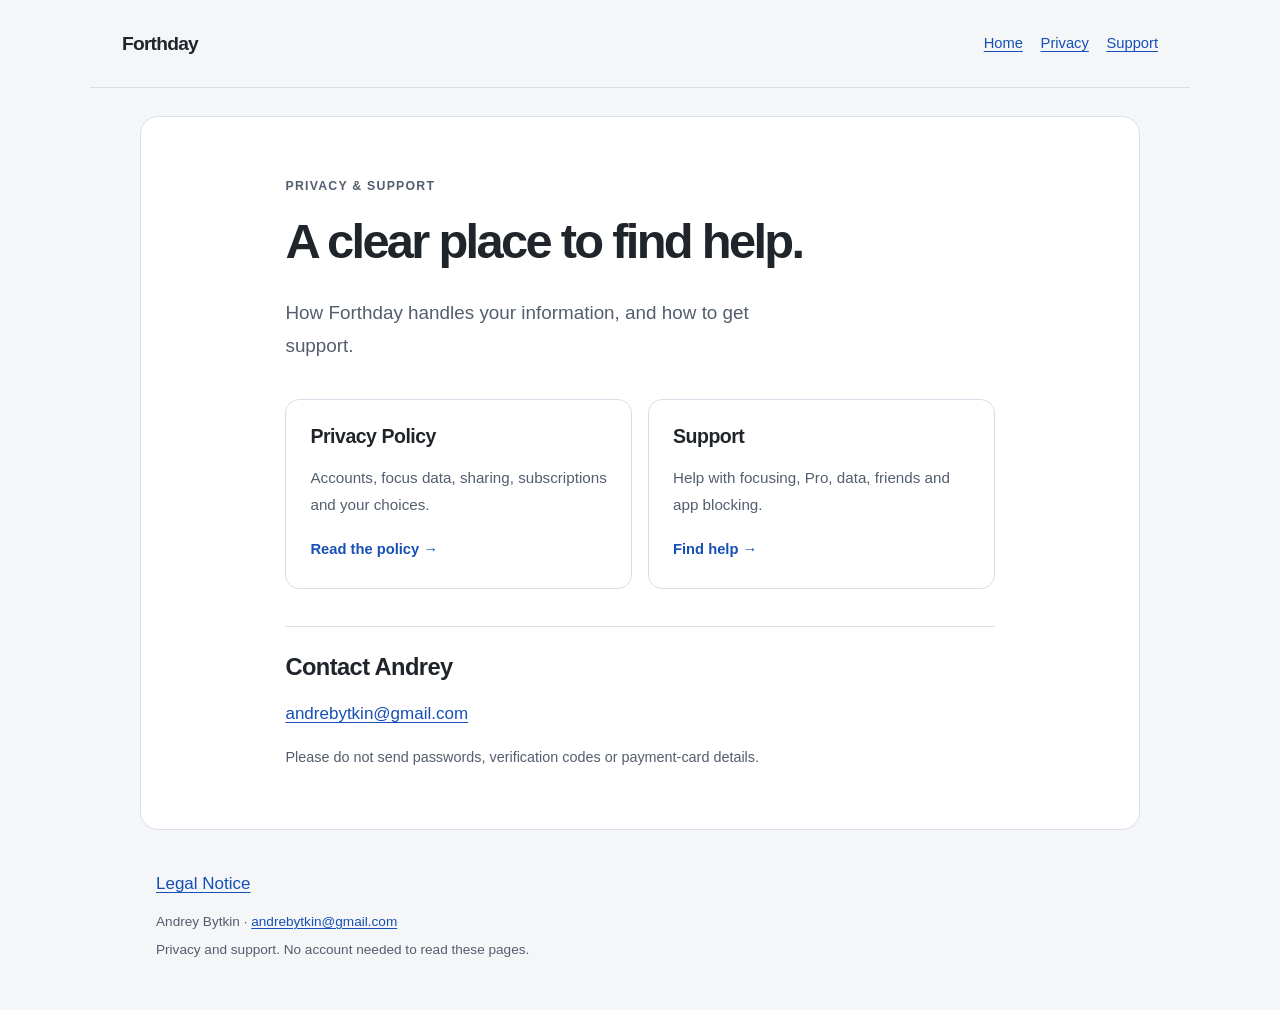
<file: index.html>
<!doctype html>
<html lang="en">
<head>
  <meta charset="utf-8">
  <meta name="viewport" content="width=device-width, initial-scale=1">
  <meta name="color-scheme" content="light dark">
  
  <meta name="referrer" content="strict-origin-when-cross-origin">
  <title>Privacy &amp; Support · Forthday</title>
  <meta name="description" content="Forthday privacy information and practical support from Andrey Bytkin.">
  <link rel="stylesheet" href="assets/styles.css">
</head>
<body>
  <a class="skip" href="#main">Skip to content</a>
  <header class="masthead"><a class="wordmark" href="index.html">Forthday</a><nav aria-label="Main"><a href="index.html">Home</a><a href="privacy/index.html">Privacy</a><a href="support/index.html">Support</a></nav></header>
  
  <main id="main" tabindex="-1"><article><p class="eyebrow">Privacy &amp; support</p><h1>A clear place to find help.</h1>
<p class="lede">How Forthday handles your information, and how to get support.</p>
<div class="cards"><a class="card" href="privacy/index.html"><h2>Privacy Policy</h2><p>Accounts, focus data, sharing, subscriptions and your choices.</p><span>Read the policy →</span></a>
<a class="card" href="support/index.html"><h2>Support</h2><p>Help with focusing, Pro, data, friends and app blocking.</p><span>Find help →</span></a>
</div>
<section class="contact"><h2>Contact Andrey</h2><p><a href="mailto:andrebytkin@gmail.com?subject=Forthday%20support">andrebytkin@gmail.com</a></p><p>Please do not send passwords, verification codes or payment-card details.</p></section></article></main>
  <footer><nav class="legal-footer" aria-label="Legal information"><a href="legal-notice/index.html">Legal Notice</a></nav><p>Andrey Bytkin · <a href="mailto:andrebytkin@gmail.com">andrebytkin@gmail.com</a></p><p>Privacy and support. No account needed to read these pages.</p></footer>
</body>
</html>
</file>
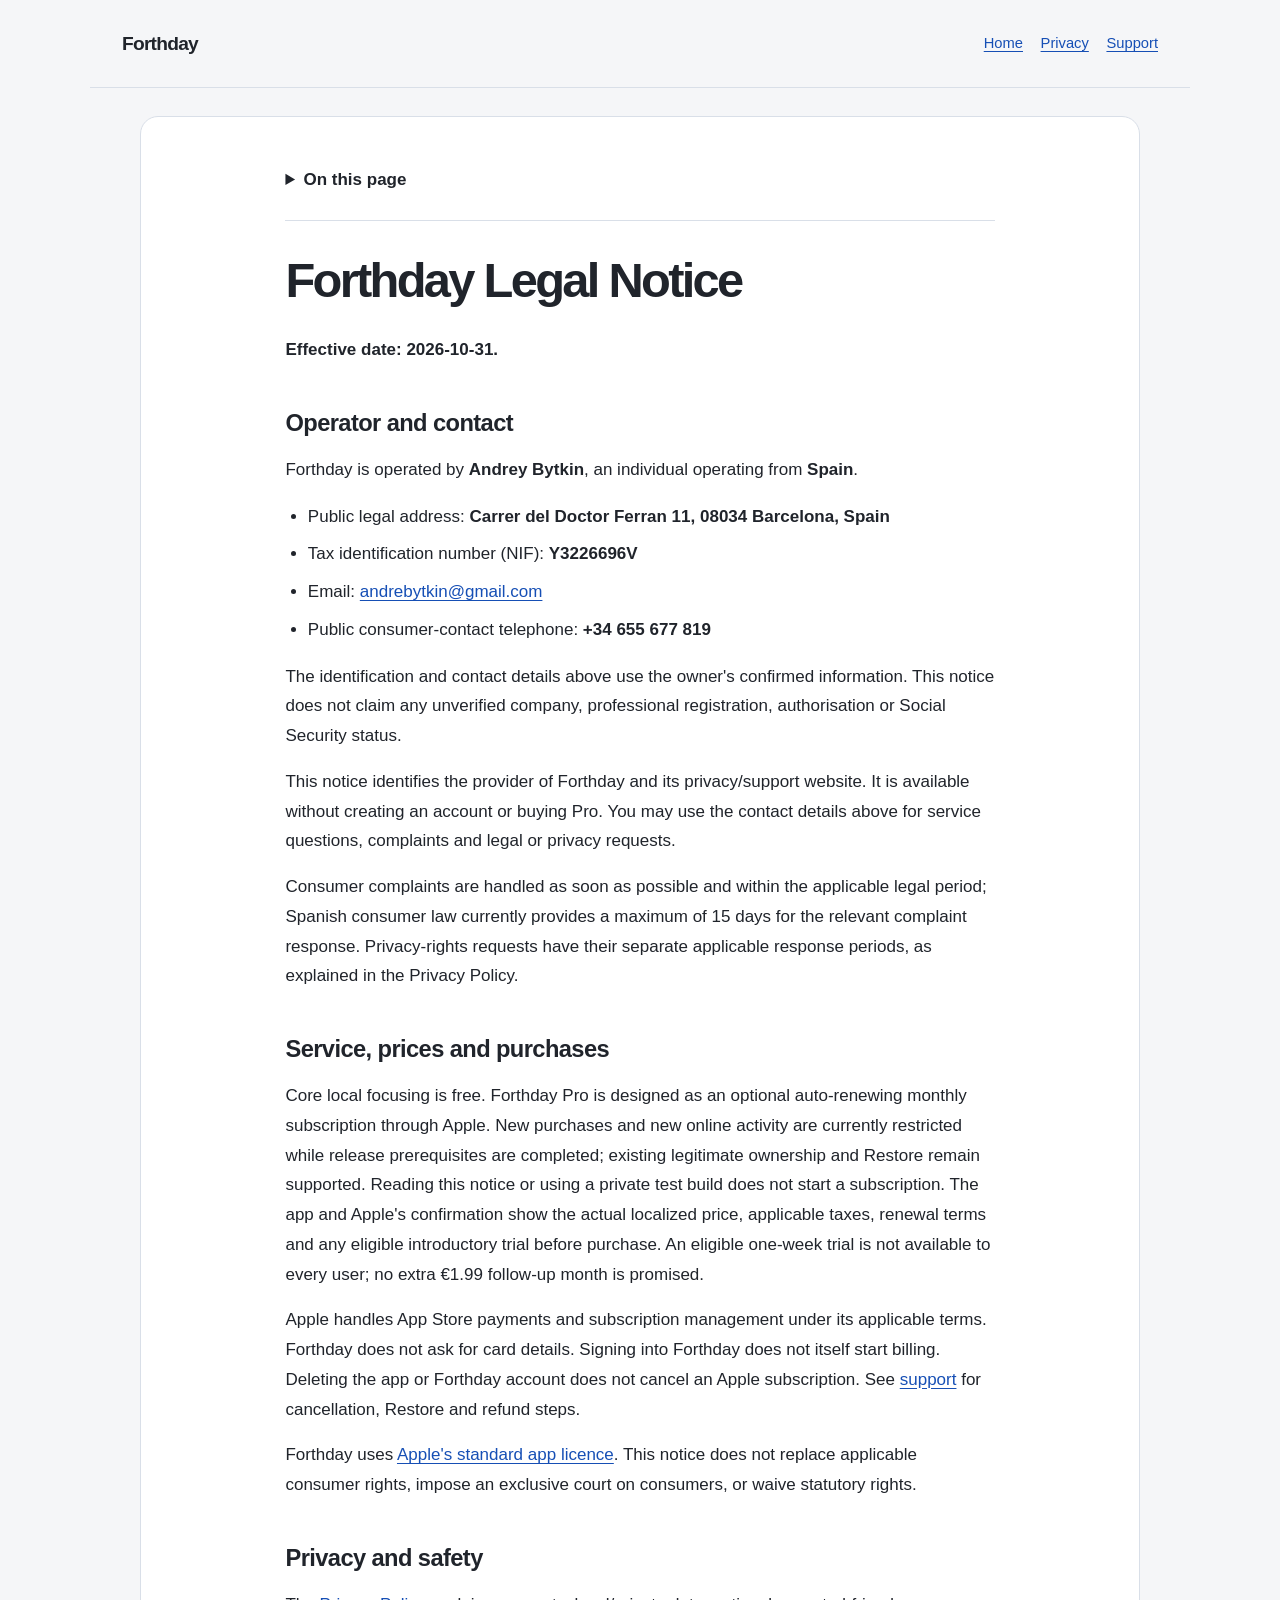
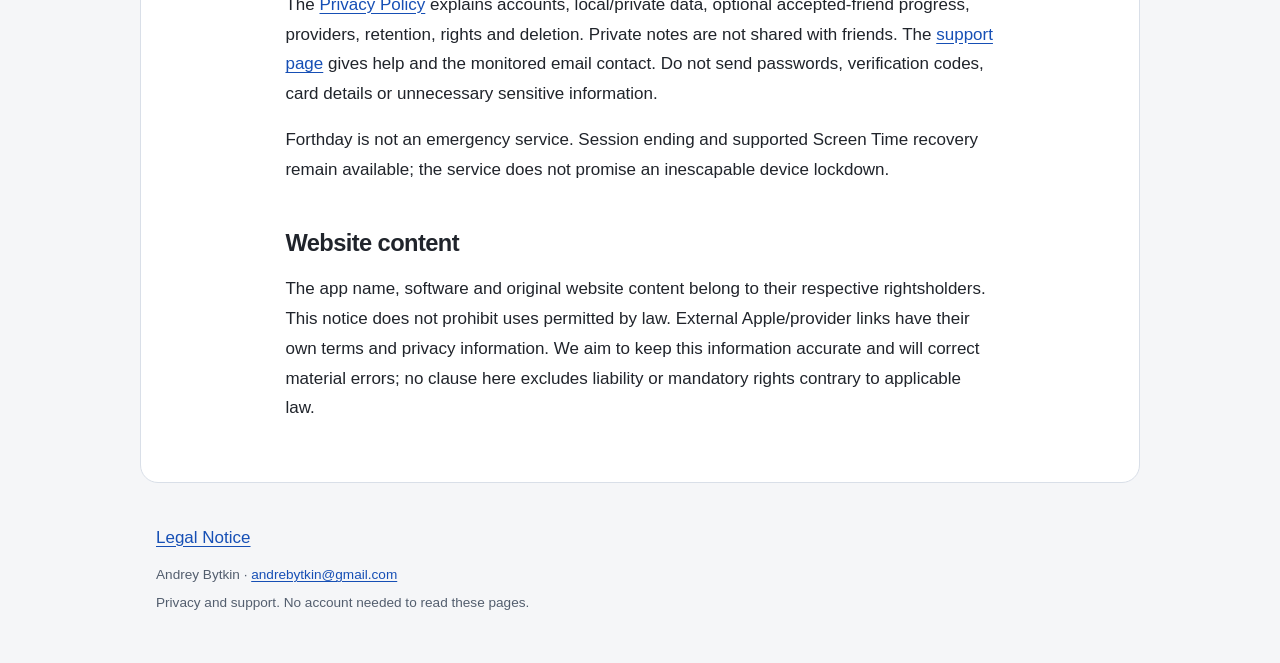
<file: legal-notice/index.html>
<!doctype html>
<html lang="en">
<head>
  <meta charset="utf-8">
  <meta name="viewport" content="width=device-width, initial-scale=1">
  <meta name="color-scheme" content="light dark">
  <meta name="robots" content="noindex,follow">
  <meta name="referrer" content="strict-origin-when-cross-origin">
  <title>Legal Notice · Forthday</title>
  <meta name="description" content="Forthday privacy information and practical support from Andrey Bytkin.">
  <link rel="stylesheet" href="../assets/styles.css">
</head>
<body>
  <a class="skip" href="#main">Skip to content</a>
  <header class="masthead"><a class="wordmark" href="../index.html">Forthday</a><nav aria-label="Main"><a href="../index.html">Home</a><a href="../privacy/index.html">Privacy</a><a href="../support/index.html">Support</a></nav></header>
  
  <main id="main" tabindex="-1"><article><details class="contents"><summary>On this page</summary><ul><li><a href="#operator-and-contact">Operator and contact</a></li><li><a href="#service-prices-and-purchases">Service, prices and purchases</a></li><li><a href="#privacy-and-safety">Privacy and safety</a></li><li><a href="#website-content">Website content</a></li></ul></details><h1>Forthday Legal Notice</h1>
<p><strong>Effective date: 2026-10-31.</strong></p>
<h2 id="operator-and-contact">Operator and contact</h2>
<p>Forthday is operated by <strong>Andrey Bytkin</strong>, an individual operating from <strong>Spain</strong>.</p>
<ul><li>Public legal address: <strong>Carrer del Doctor Ferran 11, 08034 Barcelona, Spain</strong></li><li>Tax identification number (NIF): <strong>Y3226696V</strong></li><li>Email: <a href="mailto:andrebytkin@gmail.com">andrebytkin@gmail.com</a></li><li>Public consumer-contact telephone: <strong>+34 655 677 819</strong></li></ul>
<p>The identification and contact details above use the owner&#x27;s confirmed information. This notice does not claim any unverified company, professional registration, authorisation or Social Security status.</p>
<p>This notice identifies the provider of Forthday and its privacy/support website. It is available without creating an account or buying Pro. You may use the contact details above for service questions, complaints and legal or privacy requests.</p>
<p>Consumer complaints are handled as soon as possible and within the applicable legal period; Spanish consumer law currently provides a maximum of 15 days for the relevant complaint response. Privacy-rights requests have their separate applicable response periods, as explained in the Privacy Policy.</p>
<h2 id="service-prices-and-purchases">Service, prices and purchases</h2>
<p>Core local focusing is free. Forthday Pro is designed as an optional auto-renewing monthly subscription through Apple. New purchases and new online activity are currently restricted while release prerequisites are completed; existing legitimate ownership and Restore remain supported. Reading this notice or using a private test build does not start a subscription. The app and Apple&#x27;s confirmation show the actual localized price, applicable taxes, renewal terms and any eligible introductory trial before purchase. An eligible one-week trial is not available to every user; no extra €1.99 follow-up month is promised.</p>
<p>Apple handles App Store payments and subscription management under its applicable terms. Forthday does not ask for card details. Signing into Forthday does not itself start billing. Deleting the app or Forthday account does not cancel an Apple subscription. See <a href="../support/index.html">support</a> for cancellation, Restore and refund steps.</p>
<p>Forthday uses <a href="https://www.apple.com/legal/internet-services/itunes/dev/stdeula/">Apple&#x27;s standard app licence</a>. This notice does not replace applicable consumer rights, impose an exclusive court on consumers, or waive statutory rights.</p>
<h2 id="privacy-and-safety">Privacy and safety</h2>
<p>The <a href="../privacy/index.html">Privacy Policy</a> explains accounts, local/private data, optional accepted-friend progress, providers, retention, rights and deletion. Private notes are not shared with friends. The <a href="../support/index.html">support page</a> gives help and the monitored email contact. Do not send passwords, verification codes, card details or unnecessary sensitive information.</p>
<p>Forthday is not an emergency service. Session ending and supported Screen Time recovery remain available; the service does not promise an inescapable device lockdown.</p>
<h2 id="website-content">Website content</h2>
<p>The app name, software and original website content belong to their respective rightsholders. This notice does not prohibit uses permitted by law. External Apple/provider links have their own terms and privacy information. We aim to keep this information accurate and will correct material errors; no clause here excludes liability or mandatory rights contrary to applicable law.</p></article></main>
  <footer><nav class="legal-footer" aria-label="Legal information"><a href="../legal-notice/index.html">Legal Notice</a></nav><p>Andrey Bytkin · <a href="mailto:andrebytkin@gmail.com">andrebytkin@gmail.com</a></p><p>Privacy and support. No account needed to read these pages.</p></footer>
</body>
</html>
</file>
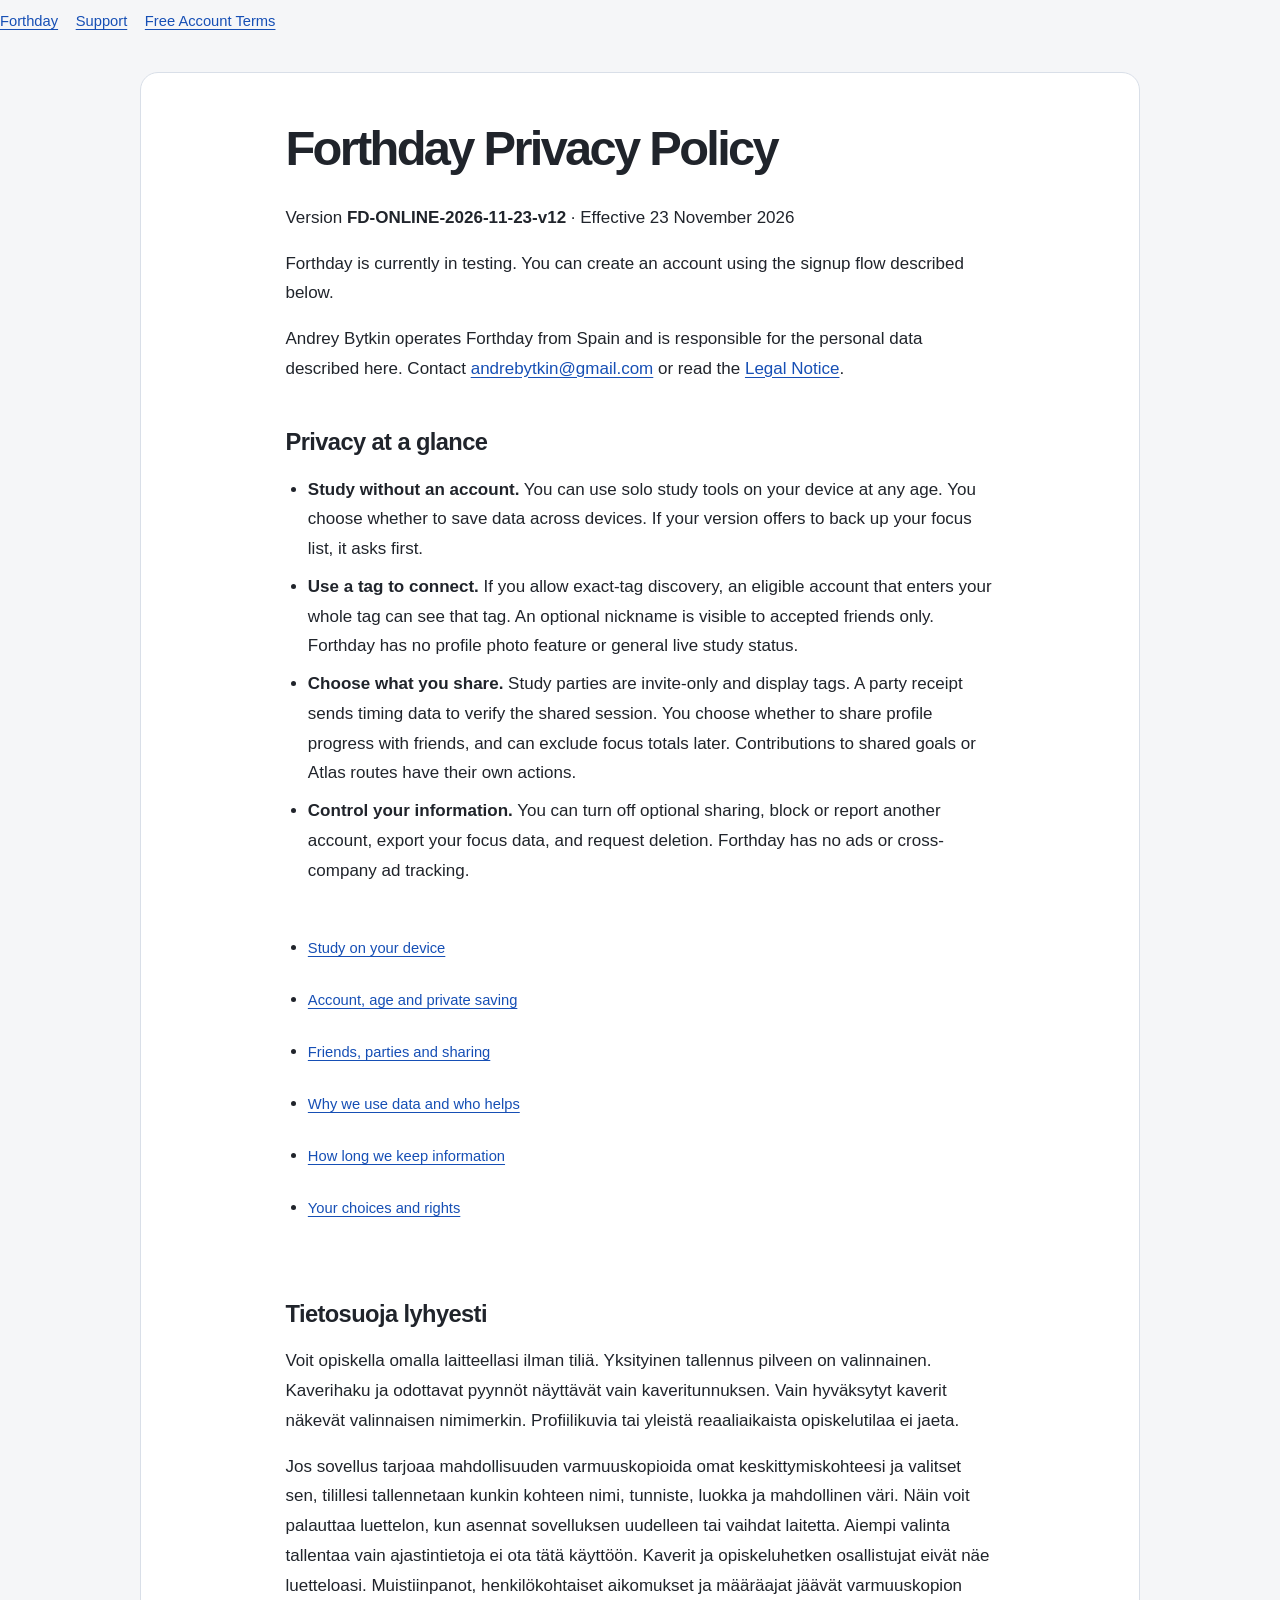
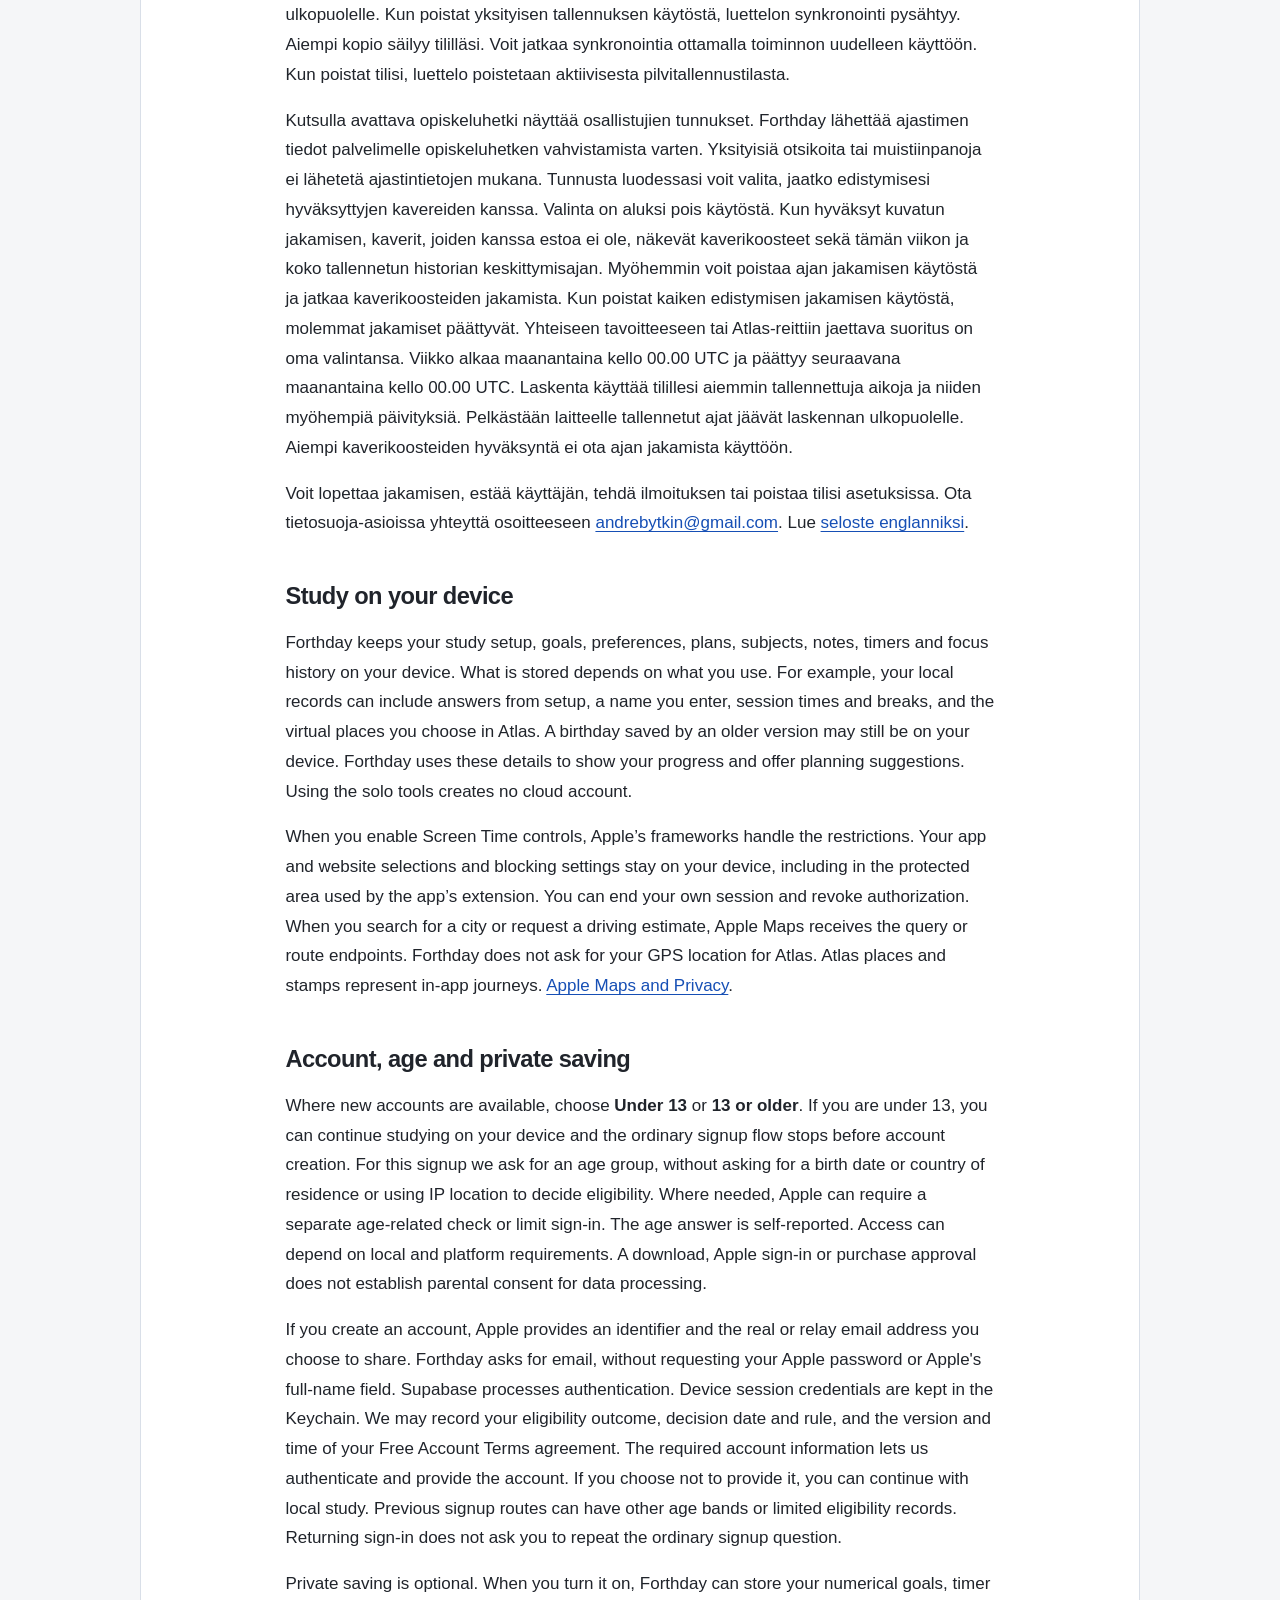
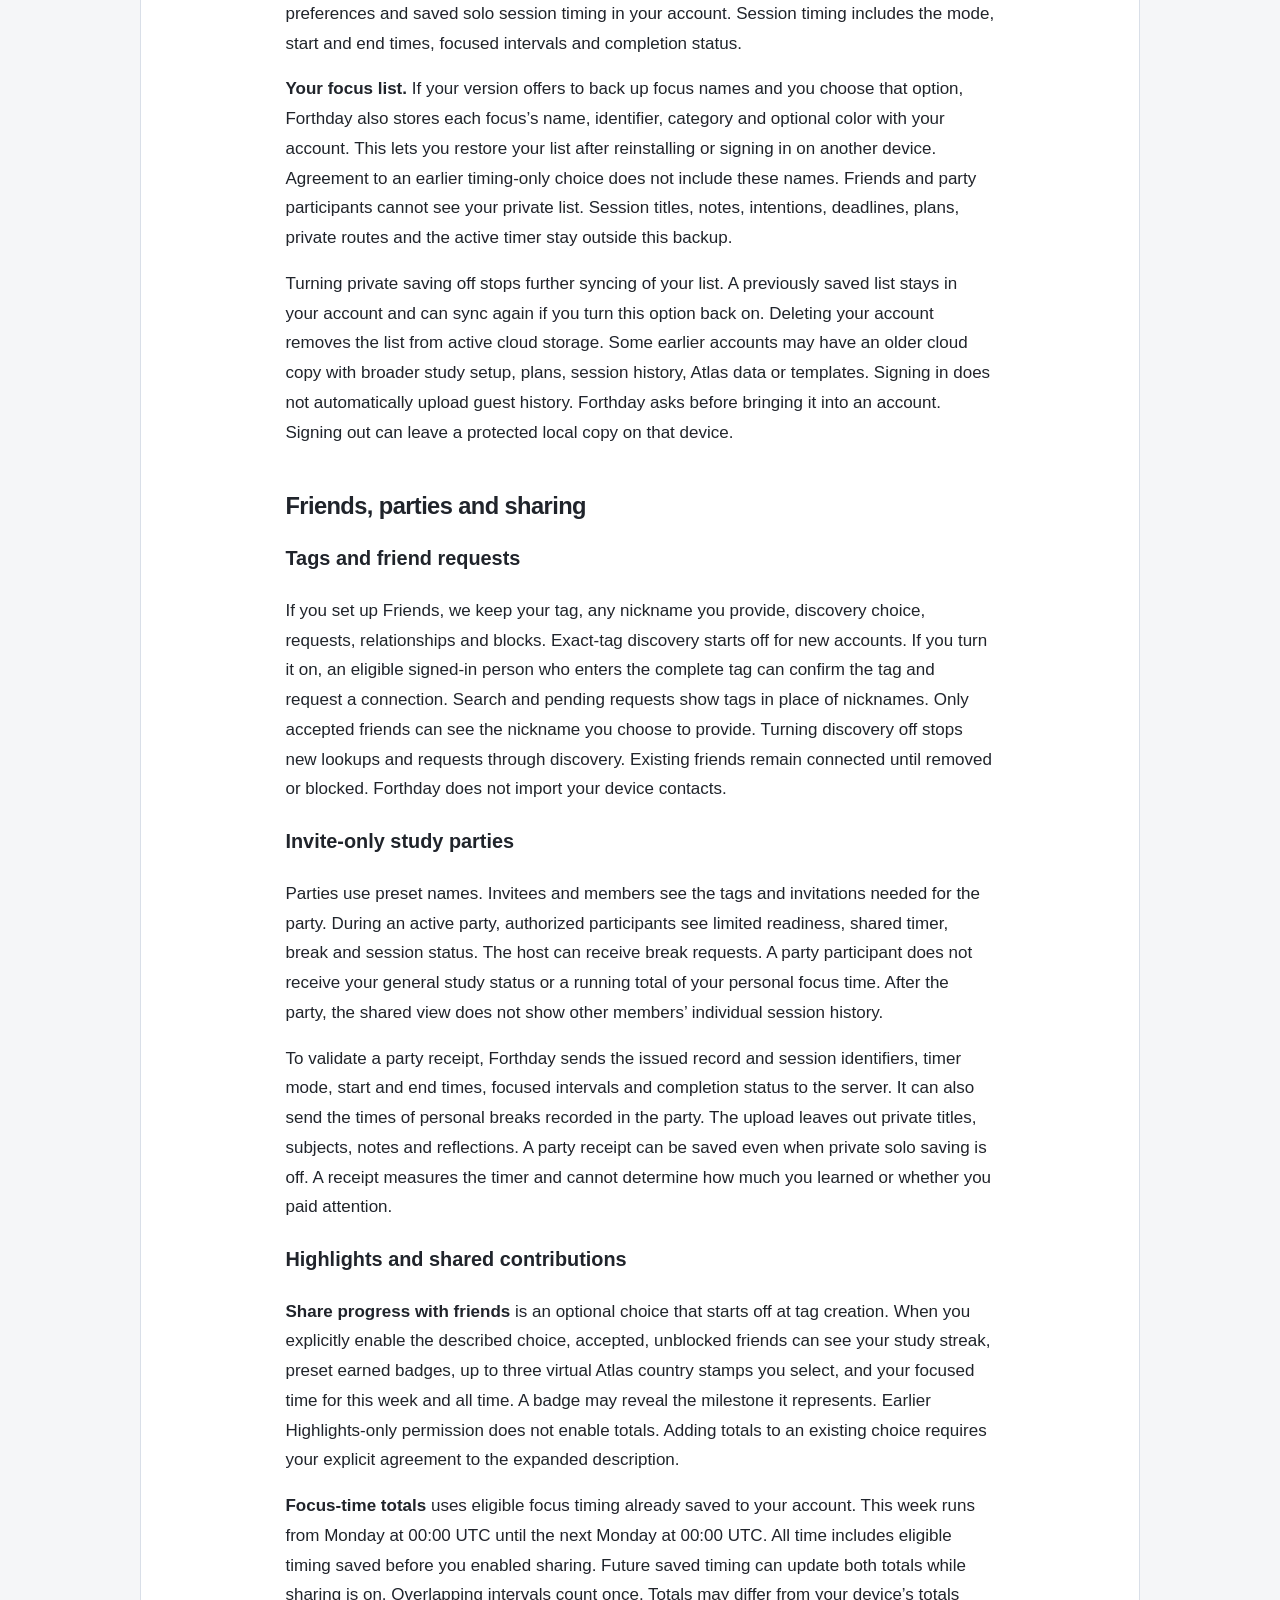
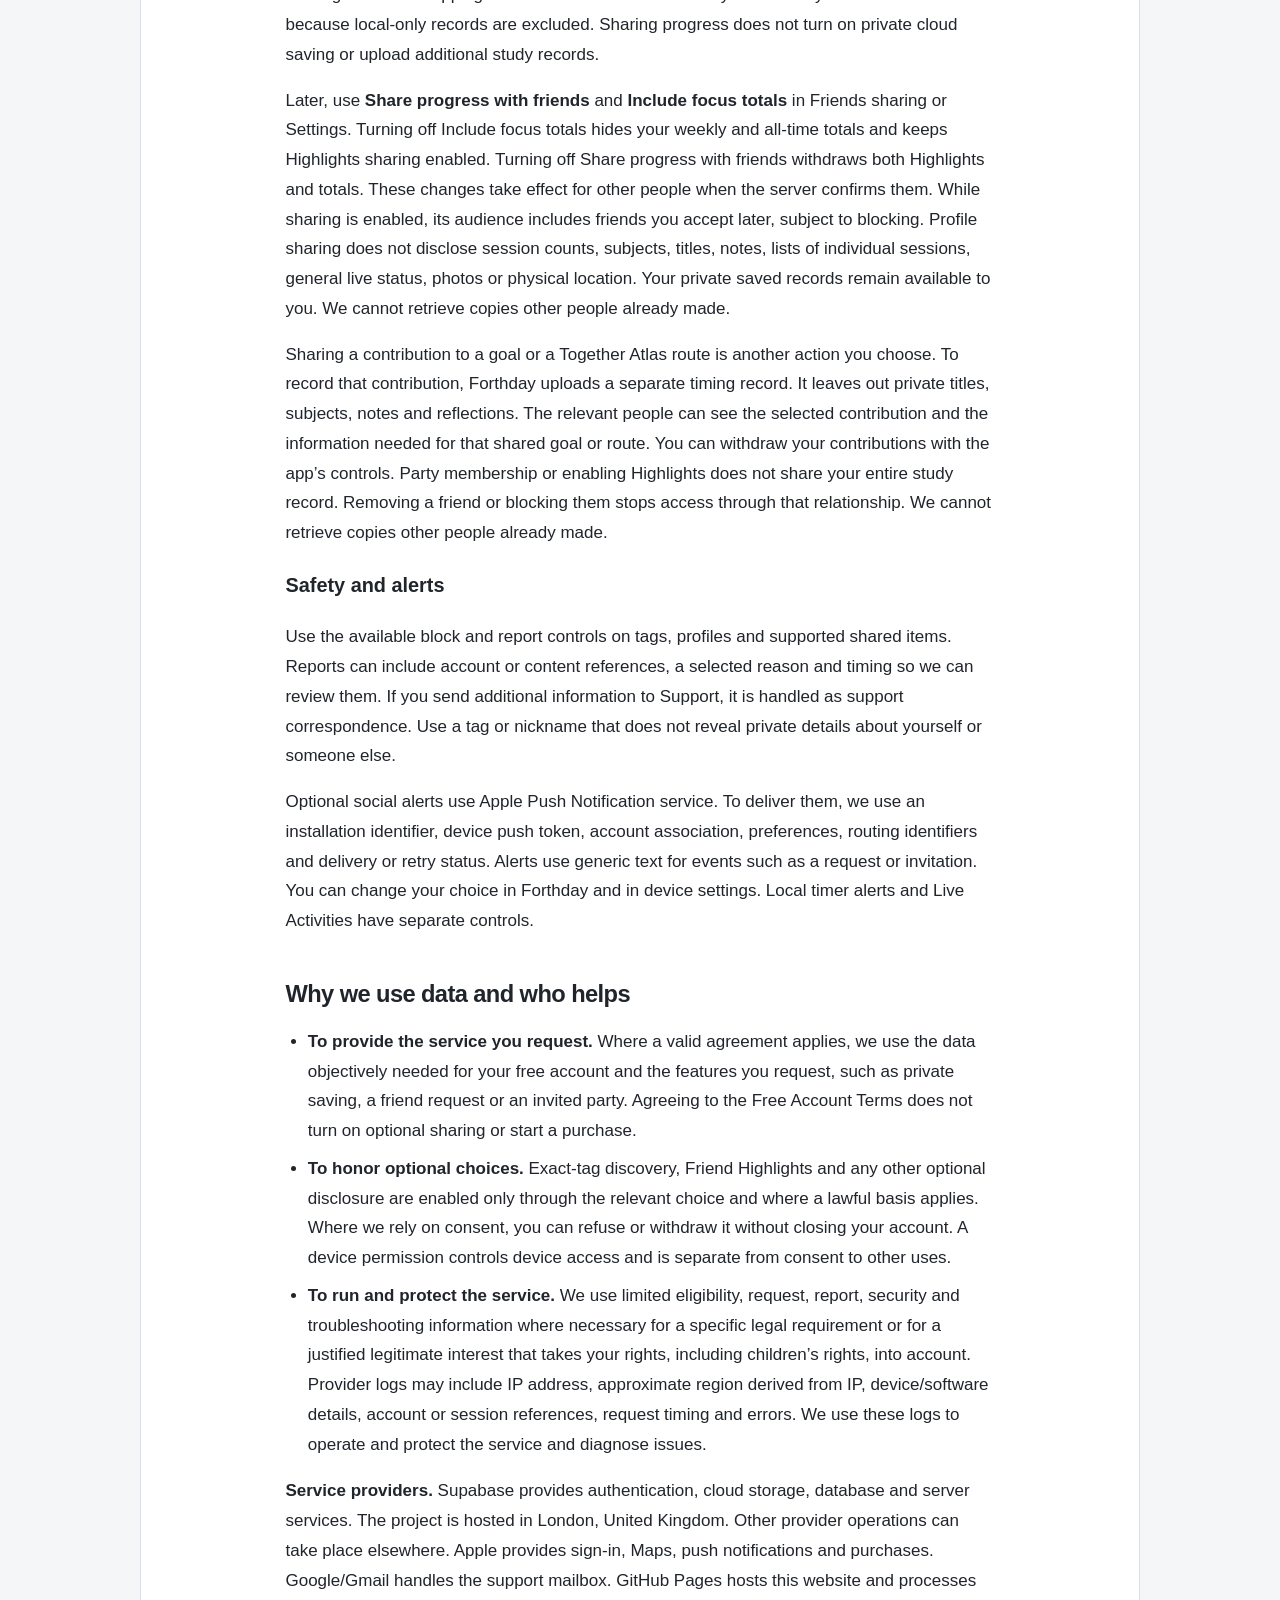
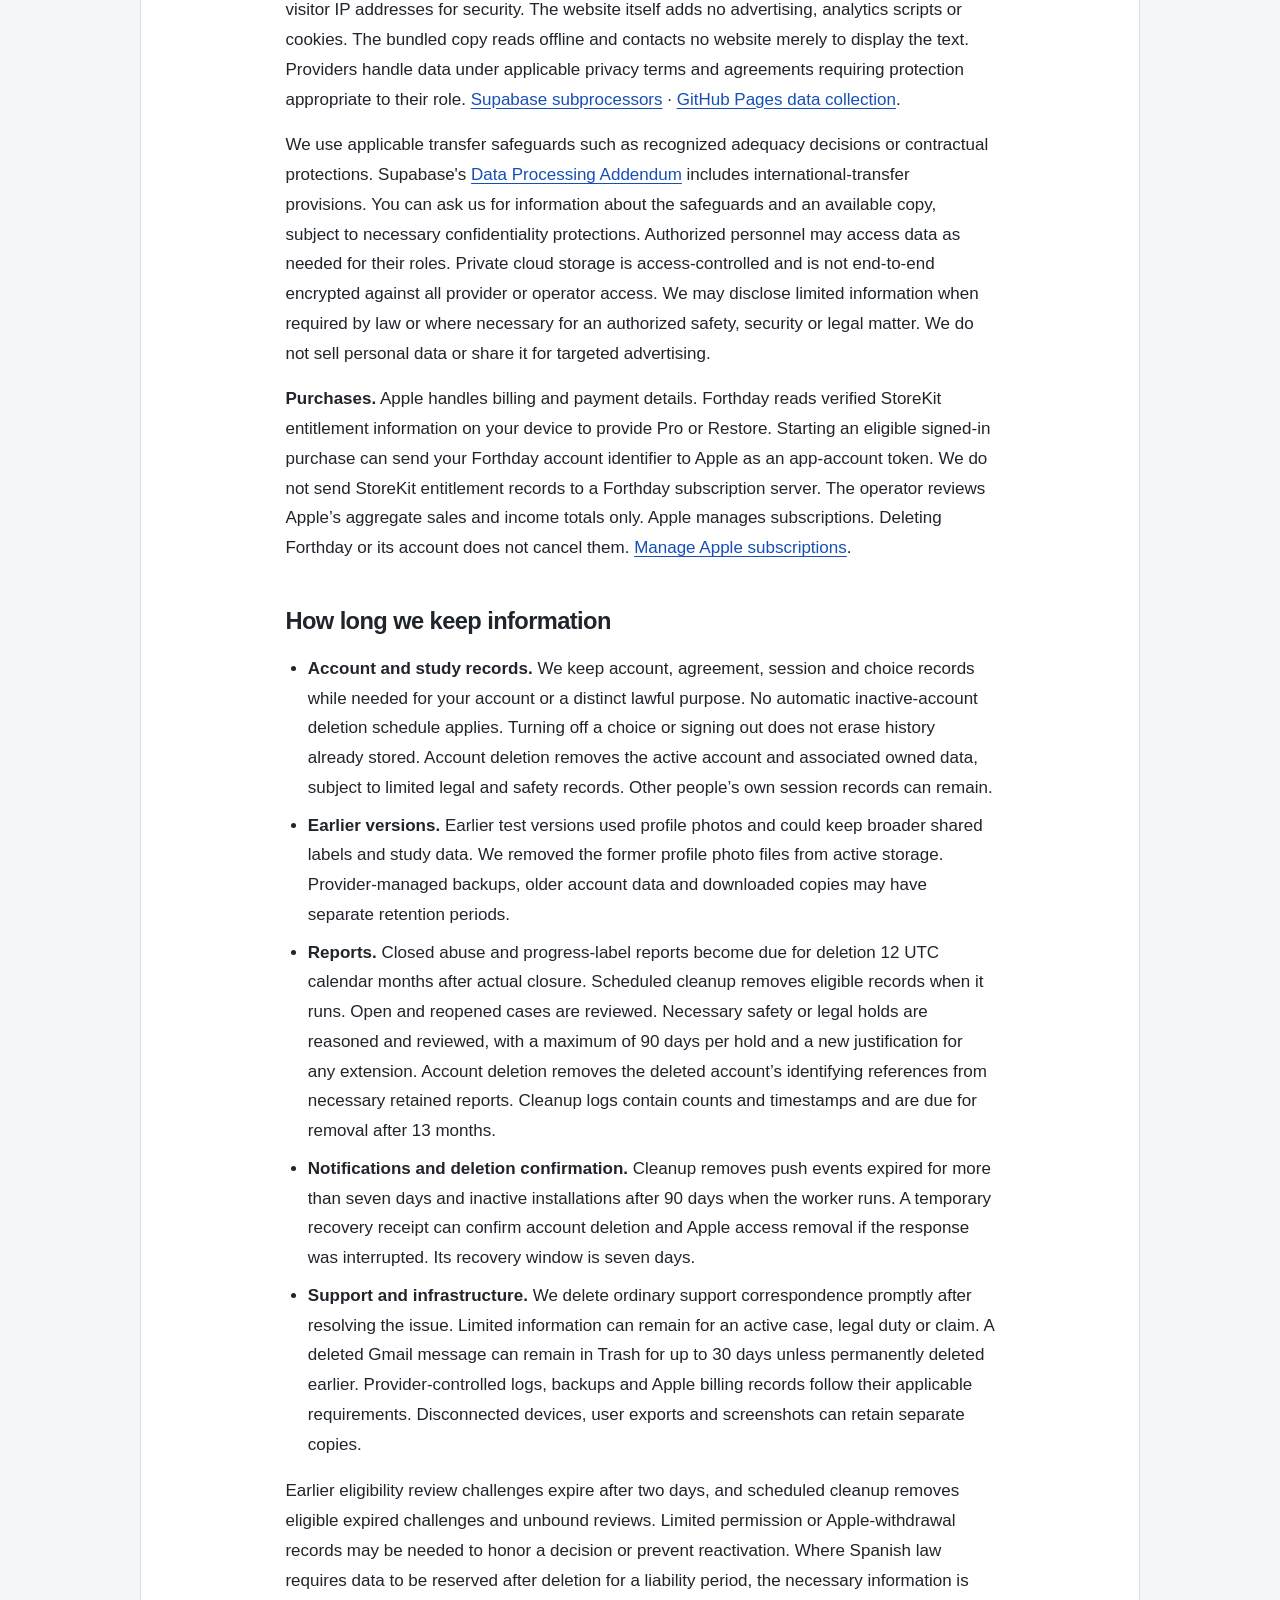
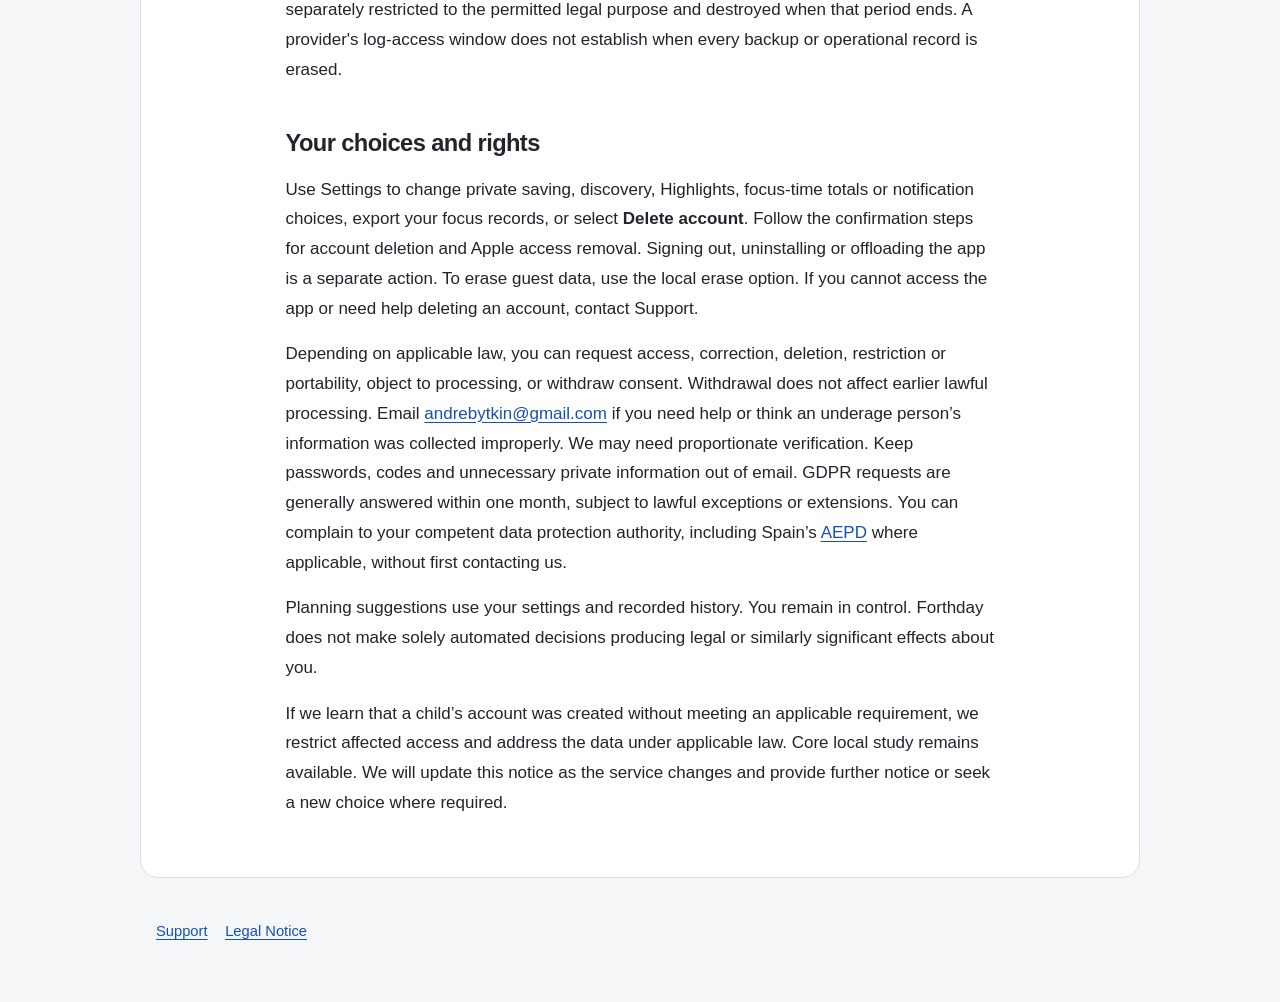
<file: privacy/index.html>
<!doctype html>
<html lang="en">
<head>
  <meta charset="utf-8">
  <meta name="viewport" content="width=device-width, initial-scale=1">
  <meta name="color-scheme" content="light dark">
  <meta name="referrer" content="strict-origin-when-cross-origin">
  <meta name="forthday-privacy-version" content="FD-ONLINE-2026-11-23-v12">
  <meta name="forthday-friend-totals-version" content="friend-focus-totals-v1">
  <meta name="forthday-focus-library-version" content="focus-library-v1">
  <title>Forthday Privacy Policy</title>
  <link rel="stylesheet" href="../assets/styles.css">
</head>
<body>
  <header><nav aria-label="Forthday information">
    <a href="../index.html">Forthday</a>
    <a href="../support/index.html">Support</a>
    <a href="../terms/index.html">Free Account Terms</a>
  </nav></header>
  <main><article>
    <h1>Forthday Privacy Policy</h1>
    <p>Version <strong>FD-ONLINE-2026-11-23-v12</strong> · Effective 23 November 2026</p>
    <p>Forthday is currently in testing. You can create an account using the signup flow described below.</p>
    <p>Andrey Bytkin operates Forthday from Spain and is responsible for the personal data described here. Contact <a href="mailto:andrebytkin@gmail.com">andrebytkin@gmail.com</a> or read the <a href="../legal-notice/index.html">Legal Notice</a>.</p>

    <h2 id="the-essentials">Privacy at a glance</h2>
    <ul>
      <li><strong>Study without an account.</strong> You can use solo study tools on your device at any age. You choose whether to save data across devices. If your version offers to back up your focus list, it asks first.</li>
      <li><strong>Use a tag to connect.</strong> If you allow exact-tag discovery, an eligible account that enters your whole tag can see that tag. An optional nickname is visible to accepted friends only. Forthday has no profile photo feature or general live study status.</li>
      <li><strong>Choose what you share.</strong> Study parties are invite-only and display tags. A party receipt sends timing data to verify the shared session. You choose whether to share profile progress with friends, and can exclude focus totals later. Contributions to shared goals or Atlas routes have their own actions.</li>
      <li><strong>Control your information.</strong> You can turn off optional sharing, block or report another account, export your focus data, and request deletion. Forthday has no ads or cross-company ad tracking.</li>
    </ul>
    <nav aria-label="On this page"><ul>
      <li><a href="#on-device">Study on your device</a></li>
      <li><a href="#account-and-age">Account, age and private saving</a></li>
      <li><a href="#friends-and-parties">Friends, parties and sharing</a></li>
      <li><a href="#services-and-purposes">Why we use data and who helps</a></li>
      <li><a href="#retention">How long we keep information</a></li>
      <li><a href="#choices-and-rights">Your choices and rights</a></li>
    </ul></nav>
    <section lang="fi" id="fi" aria-labelledby="privacy-fi">
      <h2 id="privacy-fi">Tietosuoja lyhyesti</h2>
      <p>Voit opiskella omalla laitteellasi ilman tiliä. Yksityinen tallennus pilveen on valinnainen. Kaverihaku ja odottavat pyynnöt näyttävät vain kaveritunnuksen. Vain hyväksytyt kaverit näkevät valinnaisen nimimerkin. Profiilikuvia tai yleistä reaaliaikaista opiskelutilaa ei jaeta.</p>
      <p>Jos sovellus tarjoaa mahdollisuuden varmuuskopioida omat keskittymiskohteesi ja valitset sen, tilillesi tallennetaan kunkin kohteen nimi, tunniste, luokka ja mahdollinen väri. Näin voit palauttaa luettelon, kun asennat sovelluksen uudelleen tai vaihdat laitetta. Aiempi valinta tallentaa vain ajastintietoja ei ota tätä käyttöön. Kaverit ja opiskeluhetken osallistujat eivät näe luetteloasi. Muistiinpanot, henkilökohtaiset aikomukset ja määräajat jäävät varmuuskopion ulkopuolelle. Kun poistat yksityisen tallennuksen käytöstä, luettelon synkronointi pysähtyy. Aiempi kopio säilyy tililläsi. Voit jatkaa synkronointia ottamalla toiminnon uudelleen käyttöön. Kun poistat tilisi, luettelo poistetaan aktiivisesta pilvitallennustilasta.</p>
      <p>Kutsulla avattava opiskeluhetki näyttää osallistujien tunnukset. Forthday lähettää ajastimen tiedot palvelimelle opiskeluhetken vahvistamista varten. Yksityisiä otsikoita tai muistiinpanoja ei lähetetä ajastintietojen mukana. Tunnusta luodessasi voit valita, jaatko edistymisesi hyväksyttyjen kavereiden kanssa. Valinta on aluksi pois käytöstä. Kun hyväksyt kuvatun jakamisen, kaverit, joiden kanssa estoa ei ole, näkevät kaverikoosteet sekä tämän viikon ja koko tallennetun historian keskittymisajan. Myöhemmin voit poistaa ajan jakamisen käytöstä ja jatkaa kaverikoosteiden jakamista. Kun poistat kaiken edistymisen jakamisen käytöstä, molemmat jakamiset päättyvät. Yhteiseen tavoitteeseen tai Atlas-reittiin jaettava suoritus on oma valintansa. Viikko alkaa maanantaina kello 00.00 UTC ja päättyy seuraavana maanantaina kello 00.00 UTC. Laskenta käyttää tilillesi aiemmin tallennettuja aikoja ja niiden myöhempiä päivityksiä. Pelkästään laitteelle tallennetut ajat jäävät laskennan ulkopuolelle. Aiempi kaverikoosteiden hyväksyntä ei ota ajan jakamista käyttöön.</p>
      <p>Voit lopettaa jakamisen, estää käyttäjän, tehdä ilmoituksen tai poistaa tilisi asetuksissa. Ota tietosuoja-asioissa yhteyttä osoitteeseen <a href="mailto:andrebytkin@gmail.com">andrebytkin@gmail.com</a>. Lue <a href="#the-essentials" lang="en">seloste englanniksi</a>.</p>
    </section>

    <h2 id="on-device">Study on your device</h2>
    <p>Forthday keeps your study setup, goals, preferences, plans, subjects, notes, timers and focus history on your device. What is stored depends on what you use. For example, your local records can include answers from setup, a name you enter, session times and breaks, and the virtual places you choose in Atlas. A birthday saved by an older version may still be on your device. Forthday uses these details to show your progress and offer planning suggestions. Using the solo tools creates no cloud account.</p>
    <p>When you enable Screen Time controls, Apple’s frameworks handle the restrictions. Your app and website selections and blocking settings stay on your device, including in the protected area used by the app’s extension. You can end your own session and revoke authorization. When you search for a city or request a driving estimate, Apple Maps receives the query or route endpoints. Forthday does not ask for your GPS location for Atlas. Atlas places and stamps represent in-app journeys. <a href="https://www.apple.com/legal/privacy/data/en/apple-maps/">Apple Maps and Privacy</a>.</p>

    <h2 id="account-and-age">Account, age and private saving</h2>
    <p>Where new accounts are available, choose <strong>Under 13</strong> or <strong>13 or older</strong>. If you are under 13, you can continue studying on your device and the ordinary signup flow stops before account creation. For this signup we ask for an age group, without asking for a birth date or country of residence or using IP location to decide eligibility. Where needed, Apple can require a separate age-related check or limit sign-in. The age answer is self-reported. Access can depend on local and platform requirements. A download, Apple sign-in or purchase approval does not establish parental consent for data processing.</p>
    <p>If you create an account, Apple provides an identifier and the real or relay email address you choose to share. Forthday asks for email, without requesting your Apple password or Apple's full-name field. Supabase processes authentication. Device session credentials are kept in the Keychain. We may record your eligibility outcome, decision date and rule, and the version and time of your Free Account Terms agreement. The required account information lets us authenticate and provide the account. If you choose not to provide it, you can continue with local study. Previous signup routes can have other age bands or limited eligibility records. Returning sign-in does not ask you to repeat the ordinary signup question.</p>
    <p>Private saving is optional. When you turn it on, Forthday can store your numerical goals, timer preferences and saved solo session timing in your account. Session timing includes the mode, start and end times, focused intervals and completion status.</p>
    <p id="focus-library"><strong>Your focus list.</strong> If your version offers to back up focus names and you choose that option, Forthday also stores each focus’s name, identifier, category and optional color with your account. This lets you restore your list after reinstalling or signing in on another device. Agreement to an earlier timing-only choice does not include these names. Friends and party participants cannot see your private list. Session titles, notes, intentions, deadlines, plans, private routes and the active timer stay outside this backup.</p>
    <p>Turning private saving off stops further syncing of your list. A previously saved list stays in your account and can sync again if you turn this option back on. Deleting your account removes the list from active cloud storage. Some earlier accounts may have an older cloud copy with broader study setup, plans, session history, Atlas data or templates. Signing in does not automatically upload guest history. Forthday asks before bringing it into an account. Signing out can leave a protected local copy on that device.</p>

    <h2 id="friends-and-parties">Friends, parties and sharing</h2>
    <h3>Tags and friend requests</h3>
    <p>If you set up Friends, we keep your tag, any nickname you provide, discovery choice, requests, relationships and blocks. Exact-tag discovery starts off for new accounts. If you turn it on, an eligible signed-in person who enters the complete tag can confirm the tag and request a connection. Search and pending requests show tags in place of nicknames. Only accepted friends can see the nickname you choose to provide. Turning discovery off stops new lookups and requests through discovery. Existing friends remain connected until removed or blocked. Forthday does not import your device contacts.</p>
    <h3>Invite-only study parties</h3>
    <p>Parties use preset names. Invitees and members see the tags and invitations needed for the party. During an active party, authorized participants see limited readiness, shared timer, break and session status. The host can receive break requests. A party participant does not receive your general study status or a running total of your personal focus time. After the party, the shared view does not show other members’ individual session history.</p>
    <p>To validate a party receipt, Forthday sends the issued record and session identifiers, timer mode, start and end times, focused intervals and completion status to the server. It can also send the times of personal breaks recorded in the party. The upload leaves out private titles, subjects, notes and reflections. A party receipt can be saved even when private solo saving is off. A receipt measures the timer and cannot determine how much you learned or whether you paid attention.</p>
    <h3>Highlights and shared contributions</h3>
    <p><strong>Share progress with friends</strong> is an optional choice that starts off at tag creation. When you explicitly enable the described choice, accepted, unblocked friends can see your study streak, preset earned badges, up to three virtual Atlas country stamps you select, and your focused time for this week and all time. A badge may reveal the milestone it represents. Earlier Highlights-only permission does not enable totals. Adding totals to an existing choice requires your explicit agreement to the expanded description.</p>
    <p><strong>Focus-time totals</strong> uses eligible focus timing already saved to your account. This week runs from Monday at 00:00 UTC until the next Monday at 00:00 UTC. All time includes eligible timing saved before you enabled sharing. Future saved timing can update both totals while sharing is on. Overlapping intervals count once. Totals may differ from your device’s totals because local-only records are excluded. Sharing progress does not turn on private cloud saving or upload additional study records.</p>
    <p>Later, use <strong>Share progress with friends</strong> and <strong>Include focus totals</strong> in Friends sharing or Settings. Turning off Include focus totals hides your weekly and all-time totals and keeps Highlights sharing enabled. Turning off Share progress with friends withdraws both Highlights and totals. These changes take effect for other people when the server confirms them. While sharing is enabled, its audience includes friends you accept later, subject to blocking. Profile sharing does not disclose session counts, subjects, titles, notes, lists of individual sessions, general live status, photos or physical location. Your private saved records remain available to you. We cannot retrieve copies other people already made.</p>
    <p>Sharing a contribution to a goal or a Together Atlas route is another action you choose. To record that contribution, Forthday uploads a separate timing record. It leaves out private titles, subjects, notes and reflections. The relevant people can see the selected contribution and the information needed for that shared goal or route. You can withdraw your contributions with the app’s controls. Party membership or enabling Highlights does not share your entire study record. Removing a friend or blocking them stops access through that relationship. We cannot retrieve copies other people already made.</p>
    <h3>Safety and alerts</h3>
    <p>Use the available block and report controls on tags, profiles and supported shared items. Reports can include account or content references, a selected reason and timing so we can review them. If you send additional information to Support, it is handled as support correspondence. Use a tag or nickname that does not reveal private details about yourself or someone else.</p>
    <p>Optional social alerts use Apple Push Notification service. To deliver them, we use an installation identifier, device push token, account association, preferences, routing identifiers and delivery or retry status. Alerts use generic text for events such as a request or invitation. You can change your choice in Forthday and in device settings. Local timer alerts and Live Activities have separate controls.</p>

    <h2 id="services-and-purposes">Why we use data and who helps</h2>
    <ul>
      <li><strong>To provide the service you request.</strong> Where a valid agreement applies, we use the data objectively needed for your free account and the features you request, such as private saving, a friend request or an invited party. Agreeing to the Free Account Terms does not turn on optional sharing or start a purchase.</li>
      <li><strong>To honor optional choices.</strong> Exact-tag discovery, Friend Highlights and any other optional disclosure are enabled only through the relevant choice and where a lawful basis applies. Where we rely on consent, you can refuse or withdraw it without closing your account. A device permission controls device access and is separate from consent to other uses.</li>
      <li><strong>To run and protect the service.</strong> We use limited eligibility, request, report, security and troubleshooting information where necessary for a specific legal requirement or for a justified legitimate interest that takes your rights, including children’s rights, into account. Provider logs may include IP address, approximate region derived from IP, device/software details, account or session references, request timing and errors. We use these logs to operate and protect the service and diagnose issues.</li>
    </ul>
    <p><strong>Service providers.</strong> Supabase provides authentication, cloud storage, database and server services. The project is hosted in London, United Kingdom. Other provider operations can take place elsewhere. Apple provides sign-in, Maps, push notifications and purchases. Google/Gmail handles the support mailbox. GitHub Pages hosts this website and processes visitor IP addresses for security. The website itself adds no advertising, analytics scripts or cookies. The bundled copy reads offline and contacts no website merely to display the text. Providers handle data under applicable privacy terms and agreements requiring protection appropriate to their role. <a href="https://supabase.com/legal/subprocessors">Supabase subprocessors</a> · <a href="https://docs.github.com/en/pages/getting-started-with-github-pages/what-is-github-pages#data-collection">GitHub Pages data collection</a>.</p>
    <p>We use applicable transfer safeguards such as recognized adequacy decisions or contractual protections. Supabase's <a href="https://supabase.com/legal/dpa">Data Processing Addendum</a> includes international-transfer provisions. You can ask us for information about the safeguards and an available copy, subject to necessary confidentiality protections. Authorized personnel may access data as needed for their roles. Private cloud storage is access-controlled and is not end-to-end encrypted against all provider or operator access. We may disclose limited information when required by law or where necessary for an authorized safety, security or legal matter. We do not sell personal data or share it for targeted advertising.</p>
    <p><strong>Purchases.</strong> Apple handles billing and payment details. Forthday reads verified StoreKit entitlement information on your device to provide Pro or Restore. Starting an eligible signed-in purchase can send your Forthday account identifier to Apple as an app-account token. We do not send StoreKit entitlement records to a Forthday subscription server. The operator reviews Apple’s aggregate sales and income totals only. Apple manages subscriptions. Deleting Forthday or its account does not cancel them. <a href="https://apps.apple.com/account/subscriptions/">Manage Apple subscriptions</a>.</p>

    <h2 id="retention">How long we keep information</h2>
    <ul>
      <li><strong>Account and study records.</strong> We keep account, agreement, session and choice records while needed for your account or a distinct lawful purpose. No automatic inactive-account deletion schedule applies. Turning off a choice or signing out does not erase history already stored. Account deletion removes the active account and associated owned data, subject to limited legal and safety records. Other people’s own session records can remain.</li>
      <li><strong>Earlier versions.</strong> Earlier test versions used profile photos and could keep broader shared labels and study data. We removed the former profile photo files from active storage. Provider-managed backups, older account data and downloaded copies may have separate retention periods.</li>
      <li><strong>Reports.</strong> Closed abuse and progress-label reports become due for deletion 12 UTC calendar months after actual closure. Scheduled cleanup removes eligible records when it runs. Open and reopened cases are reviewed. Necessary safety or legal holds are reasoned and reviewed, with a maximum of 90 days per hold and a new justification for any extension. Account deletion removes the deleted account’s identifying references from necessary retained reports. Cleanup logs contain counts and timestamps and are due for removal after 13 months.</li>
      <li><strong>Notifications and deletion confirmation.</strong> Cleanup removes push events expired for more than seven days and inactive installations after 90 days when the worker runs. A temporary recovery receipt can confirm account deletion and Apple access removal if the response was interrupted. Its recovery window is seven days.</li>
      <li><strong>Support and infrastructure.</strong> We delete ordinary support correspondence promptly after resolving the issue. Limited information can remain for an active case, legal duty or claim. A deleted Gmail message can remain in Trash for up to 30 days unless permanently deleted earlier. Provider-controlled logs, backups and Apple billing records follow their applicable requirements. Disconnected devices, user exports and screenshots can retain separate copies.</li>
    </ul>
    <p>Earlier eligibility review challenges expire after two days, and scheduled cleanup removes eligible expired challenges and unbound reviews. Limited permission or Apple-withdrawal records may be needed to honor a decision or prevent reactivation. Where Spanish law requires data to be reserved after deletion for a liability period, the necessary information is separately restricted to the permitted legal purpose and destroyed when that period ends. A provider's log-access window does not establish when every backup or operational record is erased.</p>

    <h2 id="choices-and-rights">Your choices and rights</h2>
    <p>Use Settings to change private saving, discovery, Highlights, focus-time totals or notification choices, export your focus records, or select <strong>Delete account</strong>. Follow the confirmation steps for account deletion and Apple access removal. Signing out, uninstalling or offloading the app is a separate action. To erase guest data, use the local erase option. If you cannot access the app or need help deleting an account, contact Support.</p>
    <p>Depending on applicable law, you can request access, correction, deletion, restriction or portability, object to processing, or withdraw consent. Withdrawal does not affect earlier lawful processing. Email <a href="mailto:andrebytkin@gmail.com">andrebytkin@gmail.com</a> if you need help or think an underage person’s information was collected improperly. We may need proportionate verification. Keep passwords, codes and unnecessary private information out of email. GDPR requests are generally answered within one month, subject to lawful exceptions or extensions. You can complain to your competent data protection authority, including Spain’s <a href="https://www.aepd.es/">AEPD</a> where applicable, without first contacting us.</p>
    <p>Planning suggestions use your settings and recorded history. You remain in control. Forthday does not make solely automated decisions producing legal or similarly significant effects about you.</p>
    <p>If we learn that a child’s account was created without meeting an applicable requirement, we restrict affected access and address the data under applicable law. Core local study remains available. We will update this notice as the service changes and provide further notice or seek a new choice where required.</p>
  </article></main>
  <footer><nav aria-label="Legal and support">
    <a href="../support/index.html">Support</a>
    <a href="../legal-notice/index.html">Legal Notice</a>
  </nav></footer>
</body>
</html>
</file>
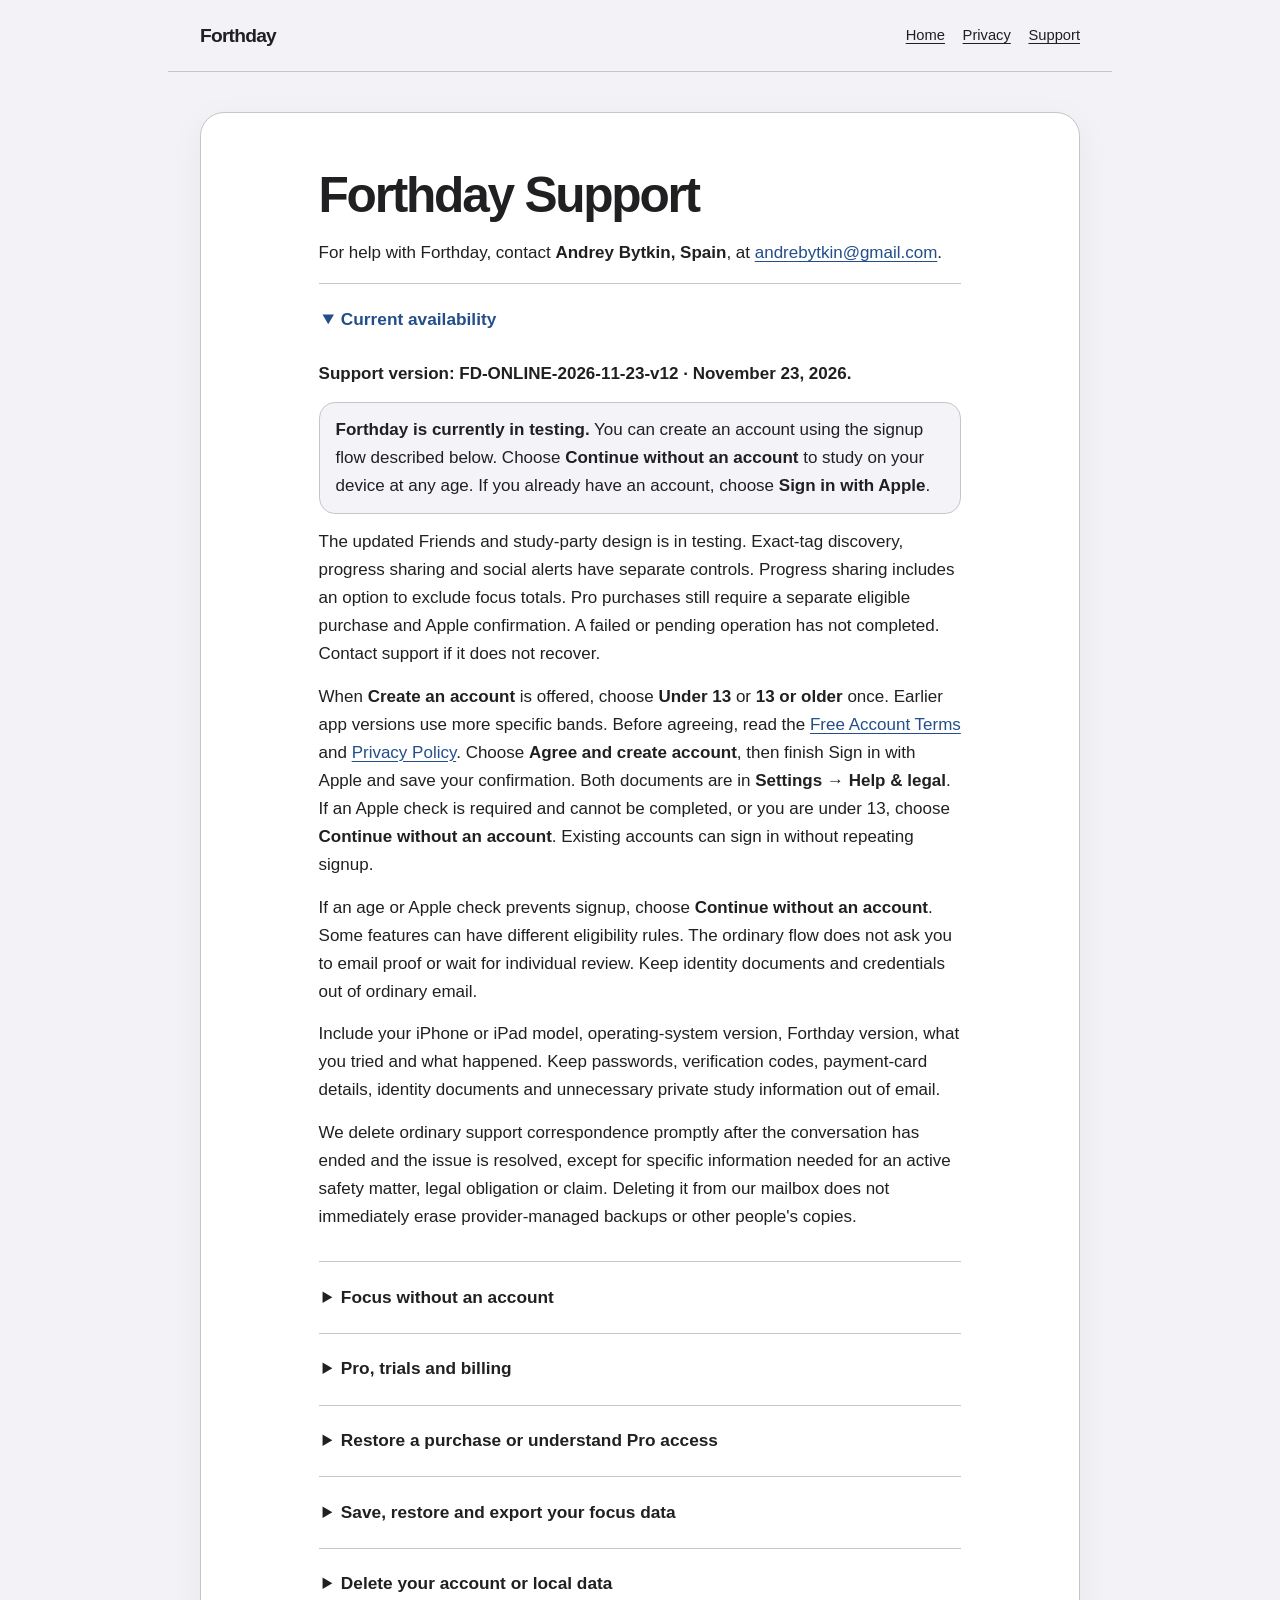
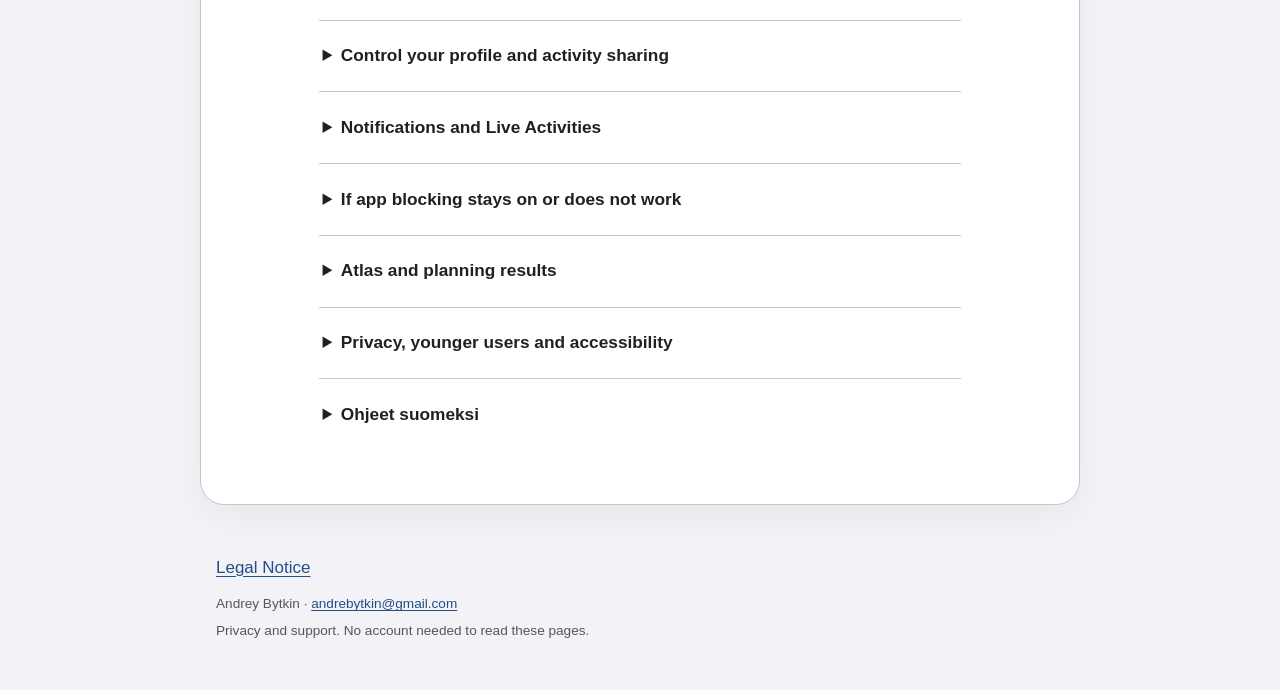
<file: support/index.html>
<!doctype html>
<html lang="en">
<head>
  <meta charset="utf-8">
  <meta name="viewport" content="width=device-width, initial-scale=1">
  <meta name="color-scheme" content="light dark">
  
  <meta name="referrer" content="strict-origin-when-cross-origin">
  <title>Support · Forthday</title>
  <meta name="description" content="Forthday privacy information and practical support from Andrey Bytkin.">
  <link rel="stylesheet" href="../assets/styles.css">
</head>
<body>
  <a class="skip" href="#main">Skip to content</a>
  <header class="masthead"><a class="wordmark" href="../index.html">Forthday</a><nav aria-label="Main"><a href="../index.html">Home</a><a href="../privacy/index.html">Privacy</a><a href="../support/index.html">Support</a></nav></header>
  
  <main id="main" tabindex="-1"><article><h1>Forthday Support</h1>
<p>For help with Forthday, contact <strong>Andrey Bytkin, Spain</strong>, at <a href="mailto:andrebytkin@gmail.com?subject=Forthday%20support">andrebytkin@gmail.com</a>.</p>

<details class="faq" open><summary id="current-availability">Current availability</summary>
<p><strong>Support version: FD-ONLINE-2026-11-23-v12 · November 23, 2026.</strong></p>
<p class="release-availability"><strong>Forthday is currently in testing.</strong> You can create an account using the signup flow described below. Choose <strong>Continue without an account</strong> to study on your device at any age. If you already have an account, choose <strong>Sign in with Apple</strong>.</p>
<p>The updated Friends and study-party design is in testing. Exact-tag discovery, progress sharing and social alerts have separate controls. Progress sharing includes an option to exclude focus totals. Pro purchases still require a separate eligible purchase and Apple confirmation. A failed or pending operation has not completed. Contact support if it does not recover.</p>
<p>When <strong>Create an account</strong> is offered, choose <strong>Under 13</strong> or <strong>13 or older</strong> once. Earlier app versions use more specific bands. Before agreeing, read the <a href="../terms/index.html">Free Account Terms</a> and <a href="../privacy/index.html">Privacy Policy</a>. Choose <strong>Agree and create account</strong>, then finish Sign in with Apple and save your confirmation. Both documents are in <strong>Settings → Help &amp; legal</strong>. If an Apple check is required and cannot be completed, or you are under 13, choose <strong>Continue without an account</strong>. Existing accounts can sign in without repeating signup.</p>
<p>If an age or Apple check prevents signup, choose <strong>Continue without an account</strong>. Some features can have different eligibility rules. The ordinary flow does not ask you to email proof or wait for individual review. Keep identity documents and credentials out of ordinary email.</p>
<p>Include your iPhone or iPad model, operating-system version, Forthday version, what you tried and what happened. Keep passwords, verification codes, payment-card details, identity documents and unnecessary private study information out of email.</p>
<p>We delete ordinary support correspondence promptly after the conversation has ended and the issue is resolved, except for specific information needed for an active safety matter, legal obligation or claim. Deleting it from our mailbox does not immediately erase provider-managed backups or other people&#x27;s copies.</p>
</details>
<details class="faq"><summary id="focus-without-an-account">Focus without an account</summary>
<p>Core solo focusing remains available as a guest. You can use timers, stopwatch/Pomodoro, ordinary goals and progress without subscribing. Emergency ending remains available during a session, including when offline.</p>
<p>Friends and private saving need an eligible Forthday account. A new Pro purchase requires sign-in, a separate purchase action and Apple’s confirmation. Signing in starts no trial or payment.</p>
</details>
<details class="faq"><summary id="pro-trials-and-billing">Pro, trials and billing</summary>
<p>Open <strong>Settings → Forthday Pro</strong> to see your actual offer and available purchase/Restore controls. Where available, an eligible one-week introductory trial is followed by the localized monthly price displayed by Apple. Not everyone qualifies for a trial. The App Store confirmation contains the applicable terms; no €1.99 follow-up discount is promised.</p>
<p>An owner preview or test label does not establish a paid subscription or begin a real trial. If the app says purchases are not open or the product is unavailable, it has not started a payment merely by showing that message.</p>
<p>In the developer&#x27;s private Debug build, <strong>Preview Account</strong> is an administrator-only test space with sample progress and test Pro. It replays onboarding when reopened. <strong>Personal Account</strong> starts with real, separate progress and saves completed onboarding once; its Pro status follows genuine Apple ownership and Restore. Switching modes does not transfer sample achievements or test Pro into Personal. This Preview/test-Pro mode is unavailable to ordinary accounts and Release/TestFlight. It sends no sample progress or fictional profiles to real friends, and it cannot start purchases or delete the real account. Real deletion belongs to Personal.</p>
<p>To cancel renewal, use <strong>Manage subscription</strong> in the Pro page or open <strong>device Settings → your name → Subscriptions → Forthday Pro</strong>. You can also open <a href="https://apps.apple.com/account/subscriptions/">Apple subscription settings</a>. If you do not want a trial to renew, Apple advises cancelling at least 24 hours before the trial ends. Review any expiry information Apple shows after cancellation. <a href="https://support.apple.com/118428">Apple cancellation help</a>.</p>
<p>For a refund request, use <a href="https://reportaproblem.apple.com/">Apple&#x27;s refund service</a> or read <a href="https://support.apple.com/118223">Apple&#x27;s refund instructions</a>. Apple handles App Store billing and refund decisions under applicable rules; emailing Forthday does not itself cancel a subscription or submit a refund request.</p>
</details>
<details class="faq"><summary id="restore-a-purchase-or-understand-pro-access">Restore a purchase or understand Pro access</summary>
<p>Choose <strong>Restore</strong> on the Pro page while using the App Store Apple Account that owns the subscription. Restore and previously verified ownership remain available even when signed out of Forthday. Your App Store billing account can be different from the Apple identity used for Forthday sign-in.</p>
<p>If access appears wrong, check Apple Subscriptions first, try Restore and make sure the device is online. If a purchase is pending or cannot be verified, do not keep starting new purchases: check its status or contact us. Signing out of Forthday does not cancel Apple billing. After expiry, existing saved plans, notes, history and data export remain available; creating or reshaping Pro plans may need an active subscription.</p>
</details>
<details class="faq"><summary id="save-restore-and-export-your-focus-data">Save, restore and export your focus data</summary>
<p>Private saving is optional. Sign in with the same Apple Account to restore data that reached your Forthday account. Earlier versions saved timer preferences, numeric goals and solo session timing. That setting alone does not back up the names you give your focuses.</p>
<p>If your version offers to save your focus list, turn on the option that mentions focus names. Forthday then saves the name, identifier, category and optional color of each focus to your account. Your friends and study parties cannot see the list. Session titles, notes, intentions, deadlines, plans and private routes stay outside this backup. Guest data stays on this device unless you choose to bring it over.</p>
<p>Turning private saving off in Settings pauses list syncing. Previously saved entries remain in your account and can be restored when you turn the updated option on again. Deleting your account removes the list from active cloud storage. If a focus existed only on a device and you deleted the app, Forthday cannot recover it from your account.</p>
<p>Offline changes may need to reconnect before they appear elsewhere. An active timer stays on its current device. Signing out preserves account data and can keep a protected account cache on that device; it is not deletion.</p>
<p>Use <strong>Settings → Your data → Export my data</strong> to create a copy of your own focus/planning information. Treat exported files as private. For an access request covering information outside that export, email us. Hidden milestone branches and removed Atlas journeys can retain their recorded session history.</p>
</details>
<details class="faq"><summary id="delete-your-account-or-local-data">Delete your account or local data</summary>
<p>Open <strong>Settings → Delete account</strong>. Review what will be removed and complete the Apple confirmation. The app offers a clearly explained manual Apple-access-removal fallback when needed. If deletion fails, reconnect and retry, or email <a href="mailto:andrebytkin@gmail.com?subject=Forthday%20account%20deletion">andrebytkin@gmail.com</a>. We may need to verify account ownership; do not send your Apple password.</p>
<p><strong>Deleting your Forthday account or removing the app does not cancel Apple billing.</strong> Use Apple&#x27;s subscription-management controls separately. Account deletion remains available without buying Pro or cancelling first.</p>
<p>Deletion removes the current account&#x27;s active cloud data and local workspace through the deletion process, including the administrator&#x27;s Preview/Personal spaces and migration archives where applicable. Disconnected devices may retain downloaded copies; other people can retain information they already saw. Necessary safety/progress-report context can remain with the deleted account&#x27;s identity references removed. Closed cases become due for deletion after 12 UTC calendar months; daily cleanup and limited reviewed safety/legal holds apply. Provider/backup retention is explained in the <a href="../privacy/index.html">privacy policy</a>.</p>
<p>To erase guest data, use <strong>Settings → Erase data from this device</strong>. In iOS/iPadOS Settings, <strong>Offload App</strong> is different and can retain documents. Uninstalling does not request cloud-account deletion, revoke every Apple authorization, or guarantee removal of all platform-managed Keychain information.</p>
</details>
<details class="faq"><summary id="control-your-profile-and-activity-sharing">Control your profile and activity sharing</summary>
<p>The optional <strong>Share progress with friends</strong> choice starts off when you create a tag. Its description covers your streak, earned badges, up to three virtual Atlas stamps you choose, and focused time this week and all time. Enabling it explicitly shares that progress with accepted, unblocked friends. Existing Highlights-only permission does not add totals. Review and explicitly approve the expanded choice to include them.</p>
<p>This week runs from Monday at 00:00 UTC until the next Monday at 00:00 UTC. All time means eligible timing saved to your account, including timing saved before you turned on sharing. Overlapping focus intervals count once. Local-only records are excluded, so these values may differ from your device’s totals. Sharing totals does not enable private saving or send additional study records.</p>
<p>Later, open Friends sharing or Settings. Turn off <strong>Include focus totals</strong> to hide totals while keeping Highlights. Turn off <strong>Share progress with friends</strong> to withdraw both. You can use Friends and eligible parties with sharing off. If a save fails, check the displayed sharing state before trying again. Changes take effect for friends after server confirmation. Offline withdrawal remains pending until then. Private history remains saved, and people may retain copies they already made.</p>
<p>If you allow friend requests, someone who enters your full tag can find that tag and send a request. Pending requests also show tags. Only accepted friends see an optional nickname. Turn off discovery to stop new lookups and requests through discovery. Profile photos and general live study status are unavailable in the updated app.</p>
<p>Study parties are invite-only. A party uses a preset name, and members see tags and the timer information needed while the party is active. Forthday uses timing details to verify a party receipt even if private solo saving is off. A contribution to a shared goal or Atlas route is a separate action and uses a timing-only record. Private titles, subjects and notes stay out of both uploads.</p>
<p>You can remove or block someone from the relevant Friends/profile controls. Use <strong>Report and block</strong> for abusive behavior. To send extra evidence or a privacy/security concern, email <a href="mailto:andrebytkin@gmail.com?subject=Forthday%20safety%20report">andrebytkin@gmail.com</a>. Include only the relevant tag/party, approximate time and a redacted description. Do not use a public GitHub issue for private account information or a security vulnerability.</p>
</details>
<details class="faq"><summary id="notifications-and-live-activities">Notifications and Live Activities</summary>
<p>Use <strong>Settings → Notifications → Notification choices</strong> in Forthday and your device notification settings to change alerts. Social alerts are optional. Apple Focus, Scheduled Summary and other device settings can delay or suppress them.</p>
<p>Local Live Activities have their own Forthday/device setting. Dismissing one does not end the focus session. Their timers do not guarantee background execution or on-time notification delivery. Daily motivational and Atlas reminder schedules are not currently offered by this implementation.</p>
</details>
<details class="faq"><summary id="if-app-blocking-stays-on-or-does-not-work">If app blocking stays on or does not work</summary>
<p>Use <strong>End session</strong> to finish safely and release Forthday&#x27;s blocking request. If a shield remains, review the app&#x27;s Screen Time permission under your device&#x27;s Settings; Settings names can vary by OS version. Revoking Forthday&#x27;s Screen Time authorization is a recovery option. Do not wait for email support in an emergency.</p>
<p>If blocking is unavailable or permission was declined, solo timing can still work. Blocking affects supported apps with up to three selected exceptions; allowed browsers can browse normally. Essential system controls remain available. No app can promise an inescapable full-device lockdown.</p>
</details>
<details class="faq"><summary id="atlas-and-planning-results">Atlas and planning results</summary>
<p>City search and driving estimates need a connection to Apple Maps. Try a more specific city name if results are ambiguous. A missing driving connection is not replaced with an invented road route. Saved routes and the globe can work offline.</p>
<p>Atlas shows virtual travel based on recorded focus. Flight durations and goal forecasts are estimates, not live schedules, navigation, proof of attention or guarantees. Planning can show a shortfall when your target and breaks do not fit the time you made available.</p>
</details>
<details class="faq"><summary id="privacy-younger-users-and-accessibility">Privacy, younger users and accessibility</summary>
<p>Read the <a href="../privacy/index.html">privacy policy</a> for data handling, retention, rights and provider information. Email <a href="mailto:andrebytkin@gmail.com?subject=Forthday%20privacy%20request">andrebytkin@gmail.com</a> for a privacy request or concern about a younger user&#x27;s account.</p>
<p>Where a supported Apple permission route applies, withdrawing permission can stop covered online access. You can still study locally or contact us for help with retrieval, export or deletion.</p>
<p>Forthday can ask for an Apple age-range check when needed. Declined, unavailable or conflicting age evidence does not establish adulthood where that check is required. An Apple purchase approval or a parent’s login does not establish permission for Forthday to use a younger person’s data. You can keep studying locally whenever an online feature is unavailable.</p>
<p>Forthday provides appearance/motion preferences and native accessibility support. If a control is difficult to use, tell us the device, text size and assistive feature involved. We do not treat build checks as proof that every accessibility feature has been verified.</p>
<p>Forthday uses <a href="https://www.apple.com/legal/internet-services/itunes/dev/stdeula/">Apple&#x27;s standard app licence</a>. A support form or GitHub account is not needed to email us.</p></details><details class="faq" lang="fi"><summary id="fi">Ohjeet suomeksi</summary>
<p>Voit opiskella ilman tiliä. Kun tilin luominen on mahdollista, valitse ikäryhmäsi, lue <a href="../terms/index.html#fi">maksuttoman tilin ehdot</a> ja <a href="../privacy/index.html#fi">tietosuojatiedot</a>, hyväksy ehdot ja kirjaudu Applella. Voit tallentaa vahvistuksen ja avata asiakirjat sovelluksen asetuksista. Jos et voi suorittaa Applen vaatimaa tarkistusta tai olet alle 13-vuotias, voit jatkaa ilman tiliä.</p>
<p>Jos sovelluksessasi on valinta, jossa mainitaan keskittymiskohteiden nimet, ota se käyttöön, jos haluat varmuuskopioida luettelosi. Tilillesi tallennetaan nimi, tunniste, luokka ja mahdollinen väri. Luettelo ei näy kavereille eikä opiskeluhetken osallistujille. Aiempi ajastintietojen tallennus ei vielä tallenna näitä nimiä. Kun asennat sovelluksen uudelleen, kirjaudu samalle tilille palauttaaksesi tallennetun luettelon. Synkronoinnin voi keskeyttää asetuksista ja ottaa myöhemmin uudelleen käyttöön. Tilin poistaminen poistaa luettelon aktiivisesta pilvitallennustilasta.</p>
<p>Kaverihaku ja odottavat pyynnöt näyttävät vain kaveritunnuksen. Vain hyväksytyt kaverit näkevät valinnaisen nimimerkin. Kutsulla toimivan opiskeluhetken osallistujat näkevät tunnukset ja yhteisen ajastimen. Edistymisen jakaminen on aluksi pois käytöstä. Sen kuvattu valinta kattaa kaverikoosteet ja keskittymisajan yhteenvedot. Myöhemmin voit lopettaa ajan jakamisen ja jatkaa kaverikoosteiden jakamista. Kaiken edistymisen jakamisen lopettaminen päättää molemmat. Yksittäisen suorituksen jakamisella on oma valintansa. Aiempi kaverikoosteiden hyväksyntä ei ota ajan jakamista käyttöön. Yhteenvetojen viikko alkaa maanantaina kello 00.00 UTC. Laskenta käyttää tilille tallennettuja aikoja.</p>
<p>Voit estää käyttäjän, tehdä ilmoituksen ja poistaa tilin asetuksissa. Tilin poistaminen ei peruuta Apple-tilausta. Hallitse tilausta Applen kautta. Ota yhteyttä osoitteessa <a href="mailto:andrebytkin@gmail.com">andrebytkin@gmail.com</a> ja kerro laitteen malli, sovelluksen versio ja ongelma. Älä lähetä salasanoja, vahvistuskoodeja tai henkilöllisyystodistuksia.</p>
</details>
</article></main>
  <footer><nav class="legal-footer" aria-label="Legal information"><a href="../legal-notice/index.html">Legal Notice</a></nav><p>Andrey Bytkin · <a href="mailto:andrebytkin@gmail.com">andrebytkin@gmail.com</a></p><p>Privacy and support. No account needed to read these pages.</p></footer>
</body>
</html>
</file>
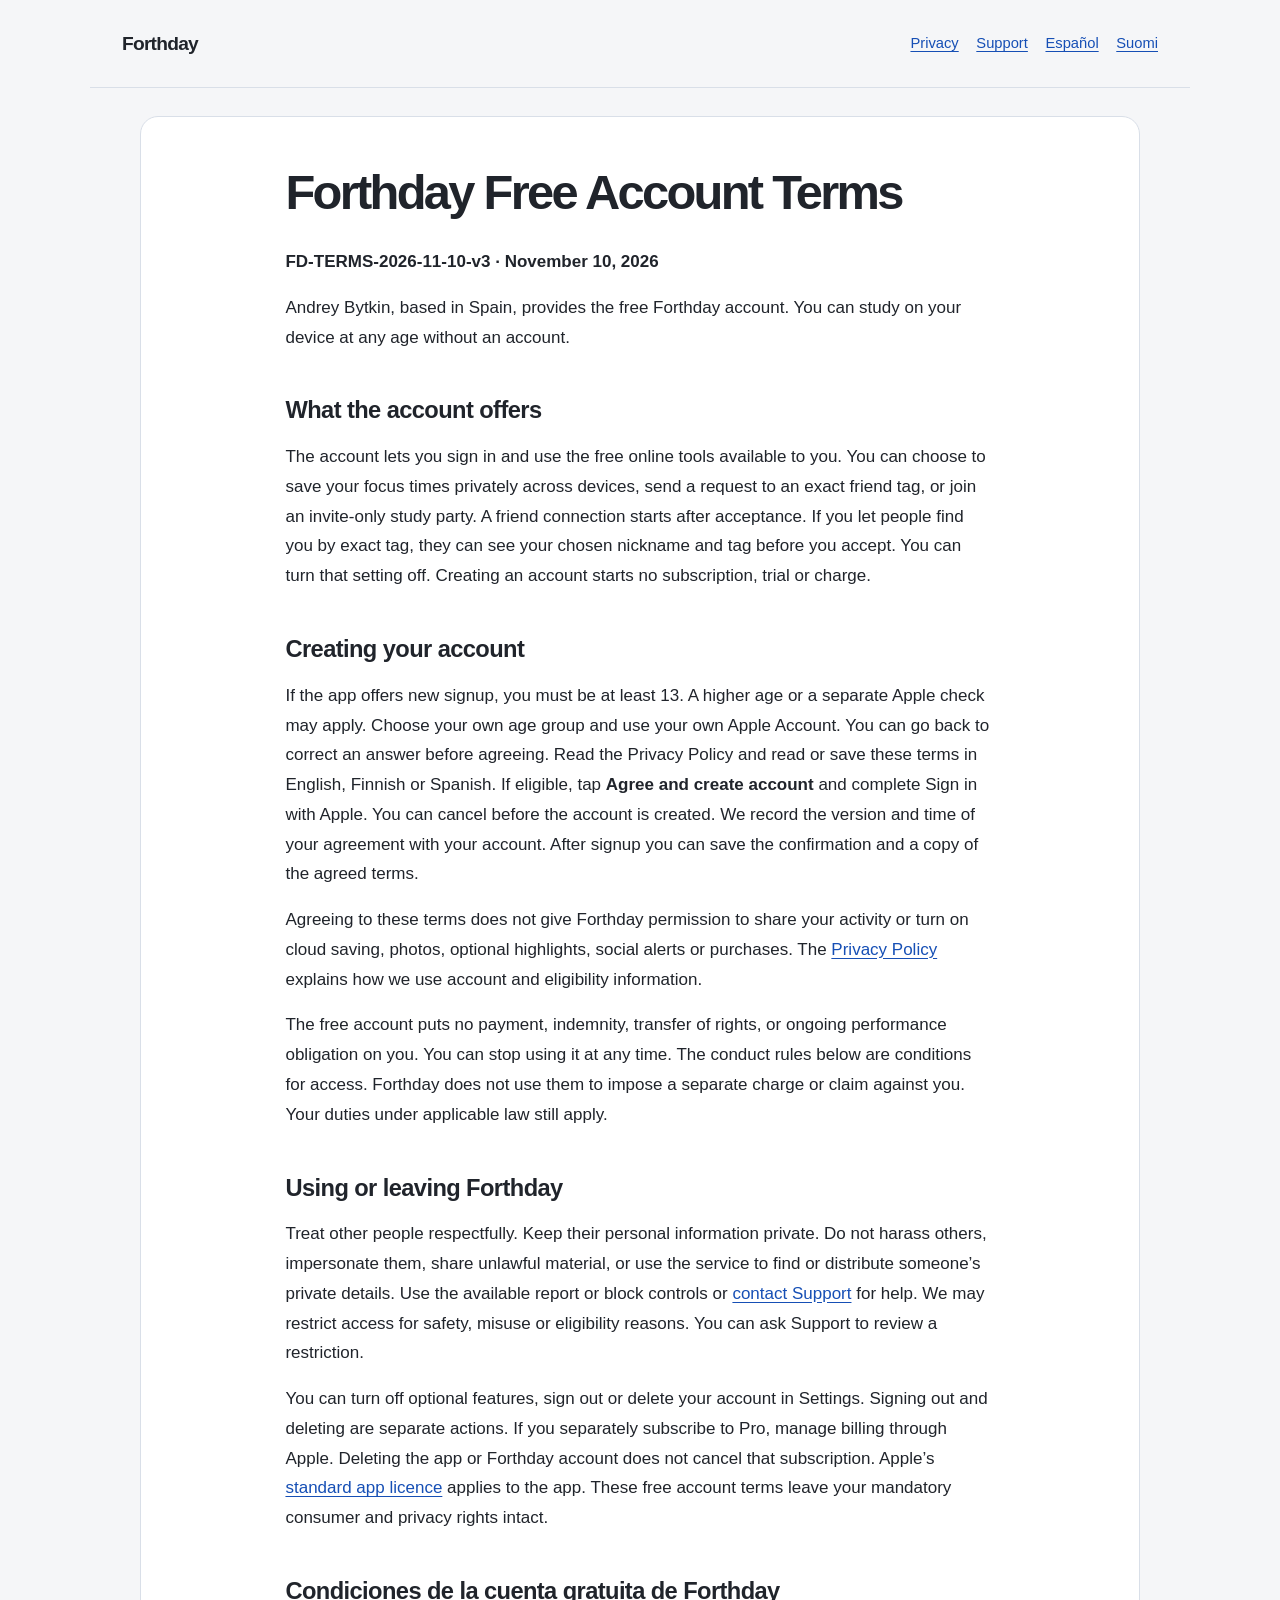
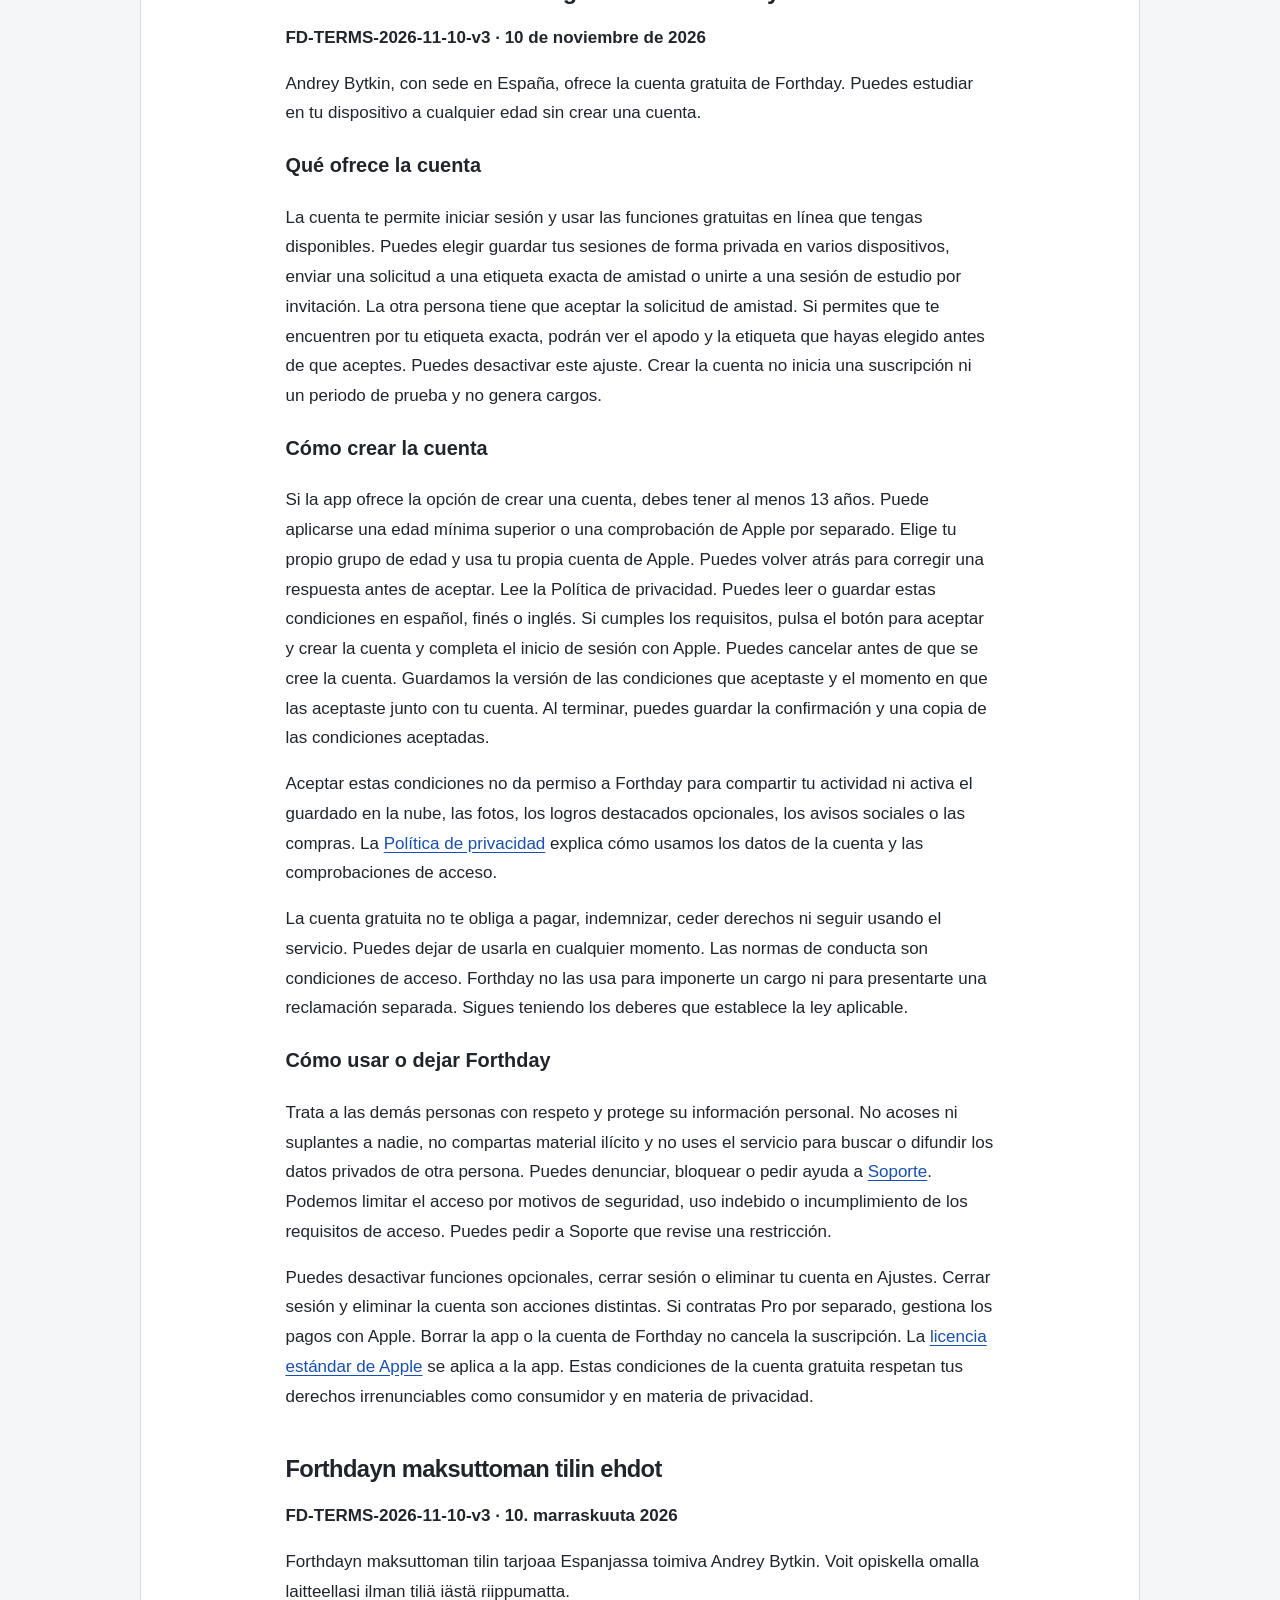
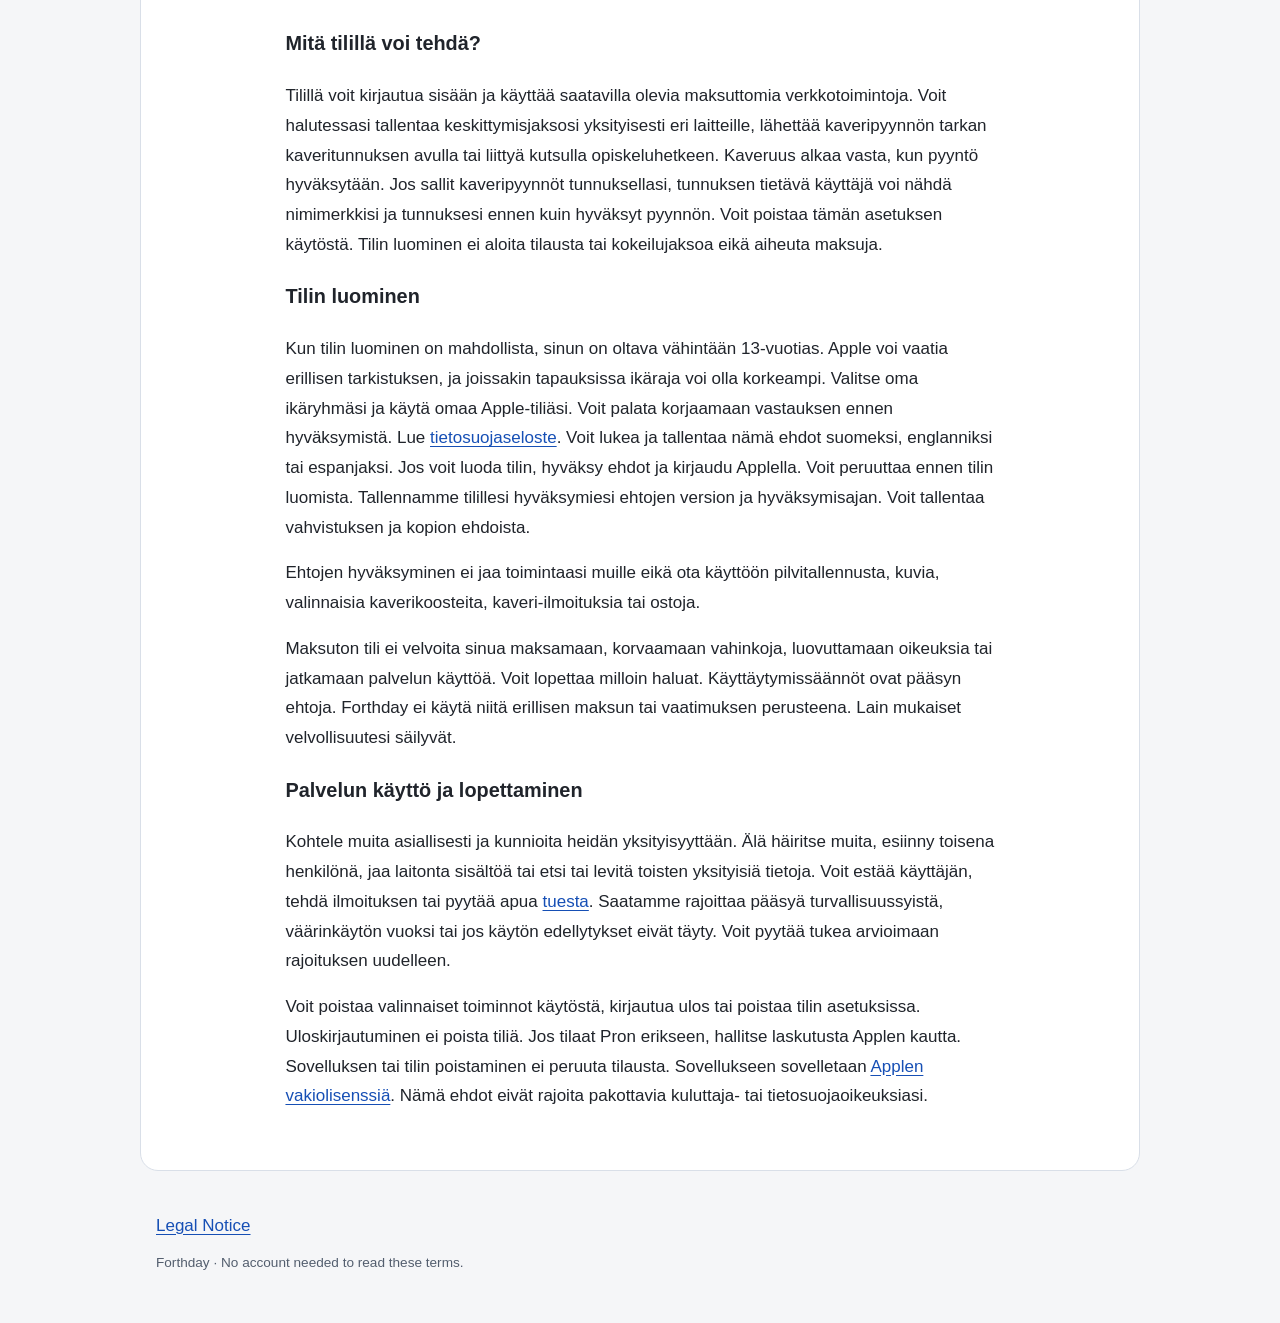
<file: terms/index.html>
<!doctype html>
<html lang="en">
<head>
  <meta charset="utf-8">
  <meta name="viewport" content="width=device-width, initial-scale=1">
  <meta name="color-scheme" content="light dark">
  <meta name="referrer" content="strict-origin-when-cross-origin">
  <title>Free Account Terms · Forthday</title>
  <meta name="description" content="Forthday free account terms in English and Spanish.">
  <meta name="forthday-terms-version" content="FD-TERMS-2026-11-10-v3">
  <link rel="stylesheet" href="../assets/styles.css">
</head>
<body>
  <a class="skip" href="#main">Skip to content</a>
  <header class="masthead"><a class="wordmark" href="../index.html">Forthday</a><nav aria-label="Main"><a href="../privacy/index.html">Privacy</a><a href="../support/index.html">Support</a><a href="#es" lang="es">Español</a><a href="#fi" lang="fi">Suomi</a></nav></header>
  <main id="main" tabindex="-1">
    <article>
      <h1>Forthday Free Account Terms</h1>
      <p><strong>FD-TERMS-2026-11-10-v3 · November 10, 2026</strong></p>
      <p>Andrey Bytkin, based in Spain, provides the free Forthday account. You can study on your device at any age without an account.</p>
      <h2>What the account offers</h2>
      <p>The account lets you sign in and use the free online tools available to you. You can choose to save your focus times privately across devices, send a request to an exact friend tag, or join an invite-only study party. A friend connection starts after acceptance. If you let people find you by exact tag, they can see your chosen nickname and tag before you accept. You can turn that setting off. Creating an account starts no subscription, trial or charge.</p>
      <h2>Creating your account</h2>
      <p>If the app offers new signup, you must be at least 13. A higher age or a separate Apple check may apply. Choose your own age group and use your own Apple Account. You can go back to correct an answer before agreeing. Read the Privacy Policy and read or save these terms in English, Finnish or Spanish. If eligible, tap <strong>Agree and create account</strong> and complete Sign in with Apple. You can cancel before the account is created. We record the version and time of your agreement with your account. After signup you can save the confirmation and a copy of the agreed terms.</p>
      <p>Agreeing to these terms does not give Forthday permission to share your activity or turn on cloud saving, photos, optional highlights, social alerts or purchases. The <a href="../privacy/index.html">Privacy Policy</a> explains how we use account and eligibility information.</p>
      <p>The free account puts no payment, indemnity, transfer of rights, or ongoing performance obligation on you. You can stop using it at any time. The conduct rules below are conditions for access. Forthday does not use them to impose a separate charge or claim against you. Your duties under applicable law still apply.</p>
      <h2>Using or leaving Forthday</h2>
      <p>Treat other people respectfully. Keep their personal information private. Do not harass others, impersonate them, share unlawful material, or use the service to find or distribute someone’s private details. Use the available report or block controls or <a href="../support/index.html">contact Support</a> for help. We may restrict access for safety, misuse or eligibility reasons. You can ask Support to review a restriction.</p>
      <p>You can turn off optional features, sign out or delete your account in Settings. Signing out and deleting are separate actions. If you separately subscribe to Pro, manage billing through Apple. Deleting the app or Forthday account does not cancel that subscription. Apple’s <a href="https://www.apple.com/legal/internet-services/itunes/dev/stdeula/">standard app licence</a> applies to the app. These free account terms leave your mandatory consumer and privacy rights intact.</p>
      <section id="es" lang="es" aria-labelledby="titulo-es">
        <h2 id="titulo-es">Condiciones de la cuenta gratuita de Forthday</h2>
        <p><strong>FD-TERMS-2026-11-10-v3 · 10 de noviembre de 2026</strong></p>
        <p>Andrey Bytkin, con sede en España, ofrece la cuenta gratuita de Forthday. Puedes estudiar en tu dispositivo a cualquier edad sin crear una cuenta.</p>
        <h3>Qué ofrece la cuenta</h3>
        <p>La cuenta te permite iniciar sesión y usar las funciones gratuitas en línea que tengas disponibles. Puedes elegir guardar tus sesiones de forma privada en varios dispositivos, enviar una solicitud a una etiqueta exacta de amistad o unirte a una sesión de estudio por invitación. La otra persona tiene que aceptar la solicitud de amistad. Si permites que te encuentren por tu etiqueta exacta, podrán ver el apodo y la etiqueta que hayas elegido antes de que aceptes. Puedes desactivar este ajuste. Crear la cuenta no inicia una suscripción ni un periodo de prueba y no genera cargos.</p>
        <h3>Cómo crear la cuenta</h3>
        <p>Si la app ofrece la opción de crear una cuenta, debes tener al menos 13 años. Puede aplicarse una edad mínima superior o una comprobación de Apple por separado. Elige tu propio grupo de edad y usa tu propia cuenta de Apple. Puedes volver atrás para corregir una respuesta antes de aceptar. Lee la Política de privacidad. Puedes leer o guardar estas condiciones en español, finés o inglés. Si cumples los requisitos, pulsa el botón para aceptar y crear la cuenta y completa el inicio de sesión con Apple. Puedes cancelar antes de que se cree la cuenta. Guardamos la versión de las condiciones que aceptaste y el momento en que las aceptaste junto con tu cuenta. Al terminar, puedes guardar la confirmación y una copia de las condiciones aceptadas.</p>
        <p>Aceptar estas condiciones no da permiso a Forthday para compartir tu actividad ni activa el guardado en la nube, las fotos, los logros destacados opcionales, los avisos sociales o las compras. La <a href="../privacy/index.html">Política de privacidad</a> explica cómo usamos los datos de la cuenta y las comprobaciones de acceso.</p>
        <p>La cuenta gratuita no te obliga a pagar, indemnizar, ceder derechos ni seguir usando el servicio. Puedes dejar de usarla en cualquier momento. Las normas de conducta son condiciones de acceso. Forthday no las usa para imponerte un cargo ni para presentarte una reclamación separada. Sigues teniendo los deberes que establece la ley aplicable.</p>
        <h3>Cómo usar o dejar Forthday</h3>
        <p>Trata a las demás personas con respeto y protege su información personal. No acoses ni suplantes a nadie, no compartas material ilícito y no uses el servicio para buscar o difundir los datos privados de otra persona. Puedes denunciar, bloquear o pedir ayuda a <a href="../support/index.html">Soporte</a>. Podemos limitar el acceso por motivos de seguridad, uso indebido o incumplimiento de los requisitos de acceso. Puedes pedir a Soporte que revise una restricción.</p>
        <p>Puedes desactivar funciones opcionales, cerrar sesión o eliminar tu cuenta en Ajustes. Cerrar sesión y eliminar la cuenta son acciones distintas. Si contratas Pro por separado, gestiona los pagos con Apple. Borrar la app o la cuenta de Forthday no cancela la suscripción. La <a href="https://www.apple.com/legal/internet-services/itunes/dev/stdeula/">licencia estándar de Apple</a> se aplica a la app. Estas condiciones de la cuenta gratuita respetan tus derechos irrenunciables como consumidor y en materia de privacidad.</p>
      </section>
      <section id="fi" lang="fi" aria-labelledby="title-fi">
        <h2 id="title-fi">Forthdayn maksuttoman tilin ehdot</h2>
        <p><strong>FD-TERMS-2026-11-10-v3 · 10. marraskuuta 2026</strong></p>
        <p>Forthdayn maksuttoman tilin tarjoaa Espanjassa toimiva Andrey Bytkin. Voit opiskella omalla laitteellasi ilman tiliä iästä riippumatta.</p>
        <h3>Mitä tilillä voi tehdä?</h3>
        <p>Tilillä voit kirjautua sisään ja käyttää saatavilla olevia maksuttomia verkkotoimintoja. Voit halutessasi tallentaa keskittymisjaksosi yksityisesti eri laitteille, lähettää kaveripyynnön tarkan kaveritunnuksen avulla tai liittyä kutsulla opiskeluhetkeen. Kaveruus alkaa vasta, kun pyyntö hyväksytään. Jos sallit kaveripyynnöt tunnuksellasi, tunnuksen tietävä käyttäjä voi nähdä nimimerkkisi ja tunnuksesi ennen kuin hyväksyt pyynnön. Voit poistaa tämän asetuksen käytöstä. Tilin luominen ei aloita tilausta tai kokeilujaksoa eikä aiheuta maksuja.</p>
        <h3>Tilin luominen</h3>
        <p>Kun tilin luominen on mahdollista, sinun on oltava vähintään 13-vuotias. Apple voi vaatia erillisen tarkistuksen, ja joissakin tapauksissa ikäraja voi olla korkeampi. Valitse oma ikäryhmäsi ja käytä omaa Apple-tiliäsi. Voit palata korjaamaan vastauksen ennen hyväksymistä. Lue <a href="../privacy/index.html#fi">tietosuojaseloste</a>. Voit lukea ja tallentaa nämä ehdot suomeksi, englanniksi tai espanjaksi. Jos voit luoda tilin, hyväksy ehdot ja kirjaudu Applella. Voit peruuttaa ennen tilin luomista. Tallennamme tilillesi hyväksymiesi ehtojen version ja hyväksymisajan. Voit tallentaa vahvistuksen ja kopion ehdoista.</p>
        <p>Ehtojen hyväksyminen ei jaa toimintaasi muille eikä ota käyttöön pilvitallennusta, kuvia, valinnaisia kaverikoosteita, kaveri-ilmoituksia tai ostoja.</p>
        <p>Maksuton tili ei velvoita sinua maksamaan, korvaamaan vahinkoja, luovuttamaan oikeuksia tai jatkamaan palvelun käyttöä. Voit lopettaa milloin haluat. Käyttäytymissäännöt ovat pääsyn ehtoja. Forthday ei käytä niitä erillisen maksun tai vaatimuksen perusteena. Lain mukaiset velvollisuutesi säilyvät.</p>
        <h3>Palvelun käyttö ja lopettaminen</h3>
        <p>Kohtele muita asiallisesti ja kunnioita heidän yksityisyyttään. Älä häiritse muita, esiinny toisena henkilönä, jaa laitonta sisältöä tai etsi tai levitä toisten yksityisiä tietoja. Voit estää käyttäjän, tehdä ilmoituksen tai pyytää apua <a href="../support/index.html#fi">tuesta</a>. Saatamme rajoittaa pääsyä turvallisuussyistä, väärinkäytön vuoksi tai jos käytön edellytykset eivät täyty. Voit pyytää tukea arvioimaan rajoituksen uudelleen.</p>
        <p>Voit poistaa valinnaiset toiminnot käytöstä, kirjautua ulos tai poistaa tilin asetuksissa. Uloskirjautuminen ei poista tiliä. Jos tilaat Pron erikseen, hallitse laskutusta Applen kautta. Sovelluksen tai tilin poistaminen ei peruuta tilausta. Sovellukseen sovelletaan <a href="https://www.apple.com/legal/internet-services/itunes/dev/stdeula/">Applen vakiolisenssiä</a>. Nämä ehdot eivät rajoita pakottavia kuluttaja- tai tietosuojaoikeuksiasi.</p>
      </section>
    </article>
  </main>
  <footer><nav class="legal-footer" aria-label="Legal information"><a href="../legal-notice/index.html">Legal Notice</a></nav><p>Forthday · No account needed to read these terms.</p></footer>
</body>
</html>
</file>
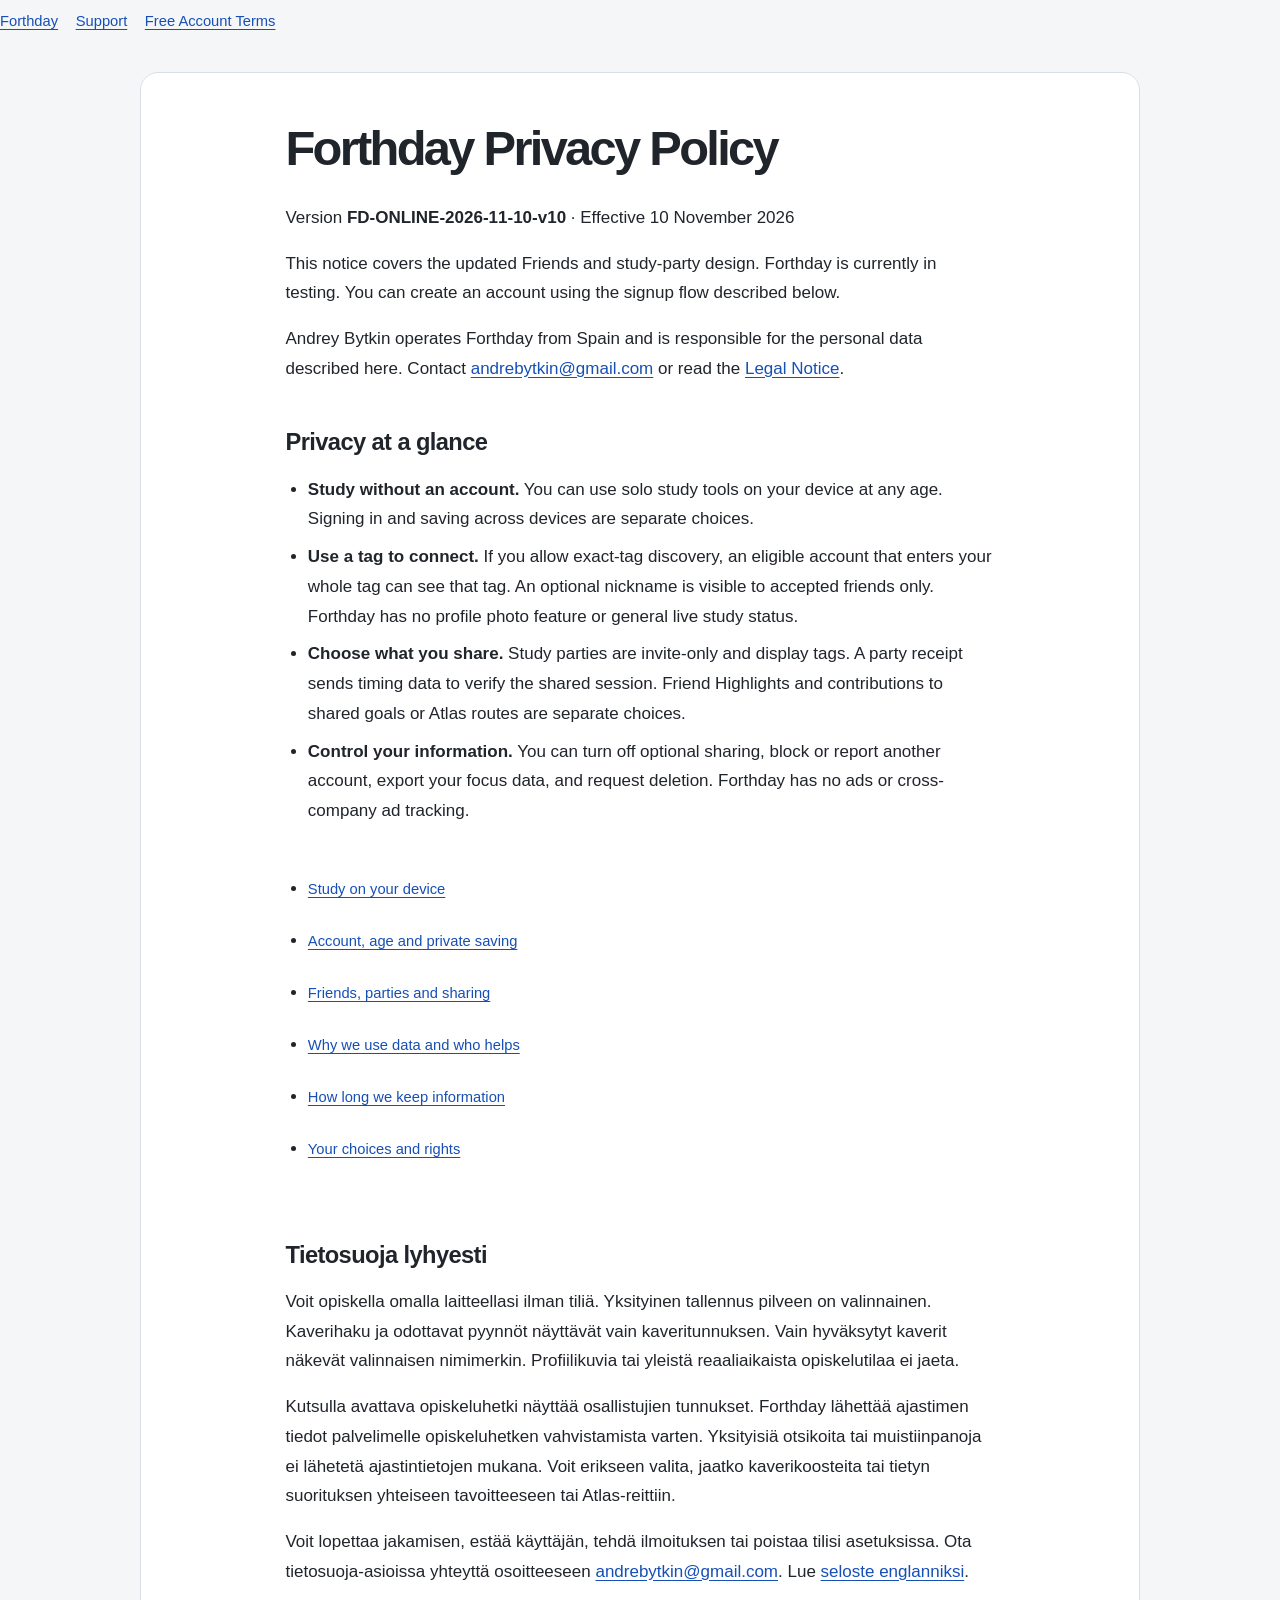
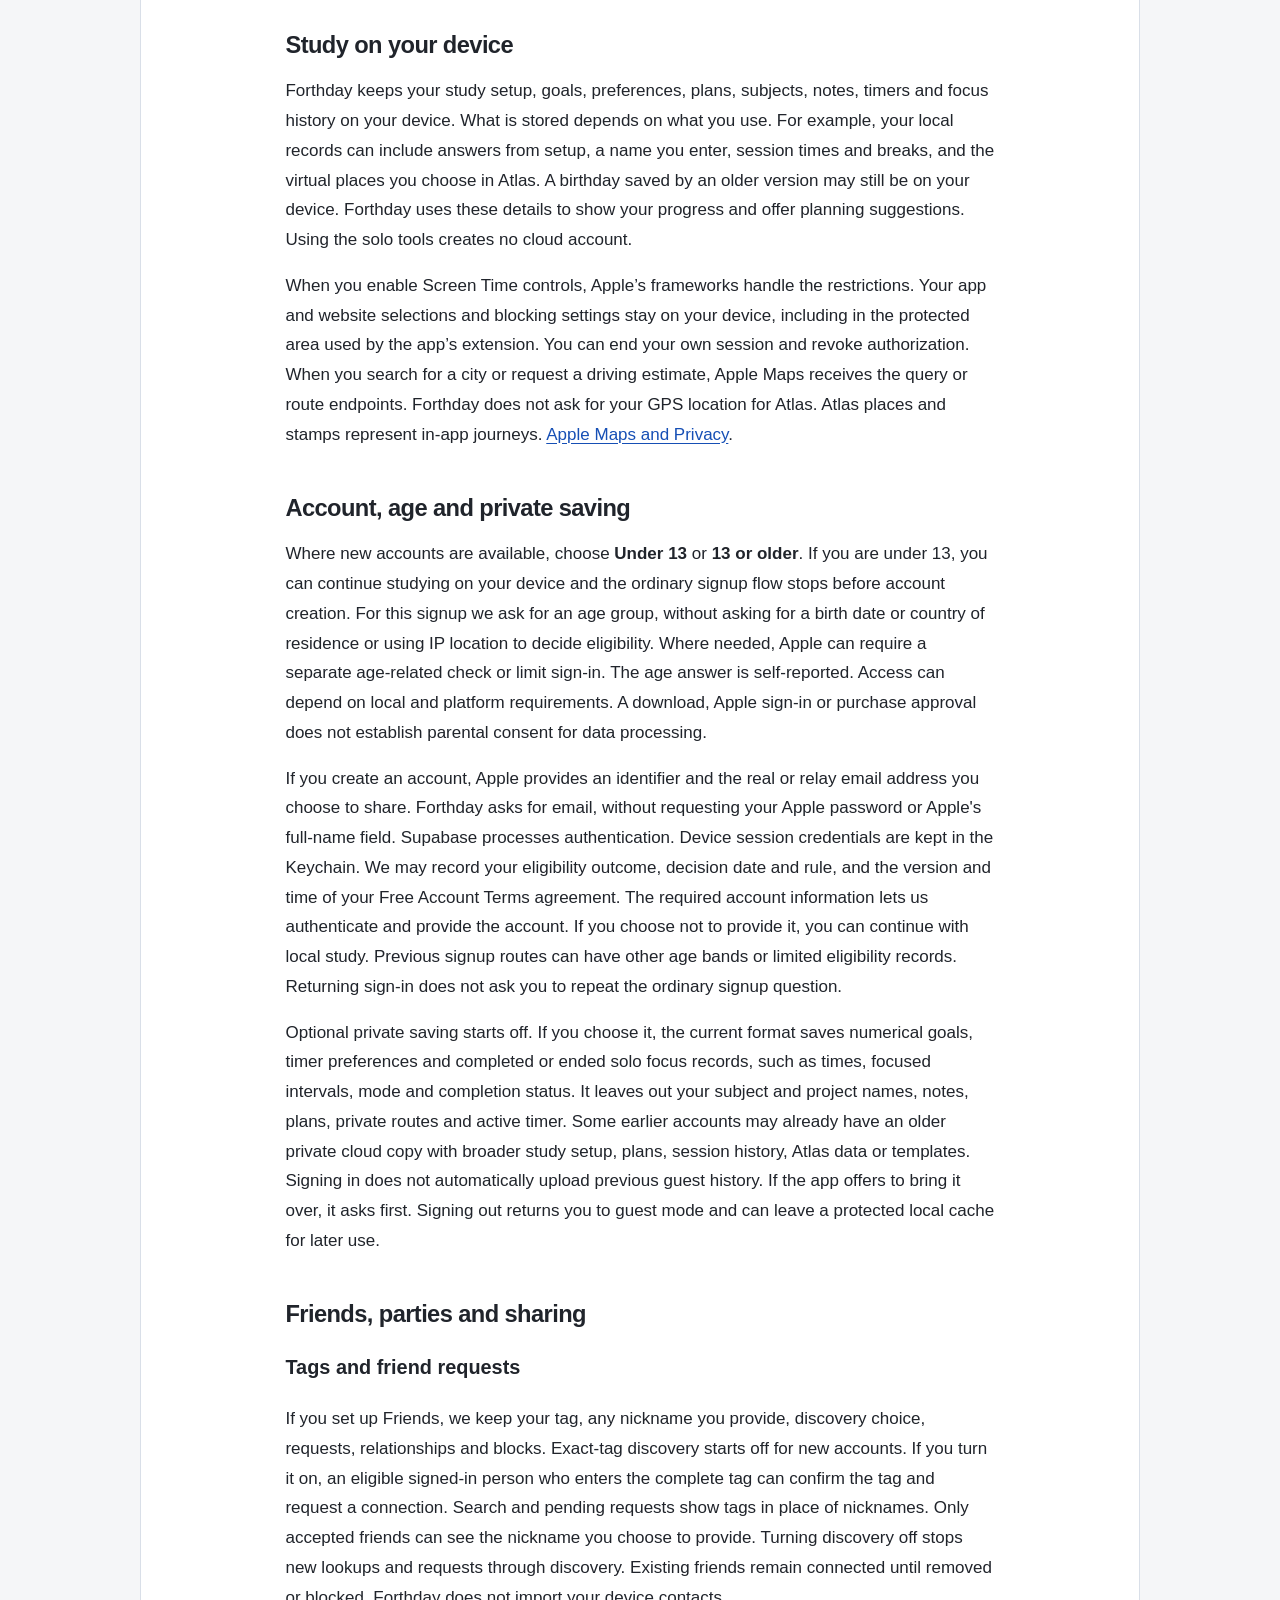
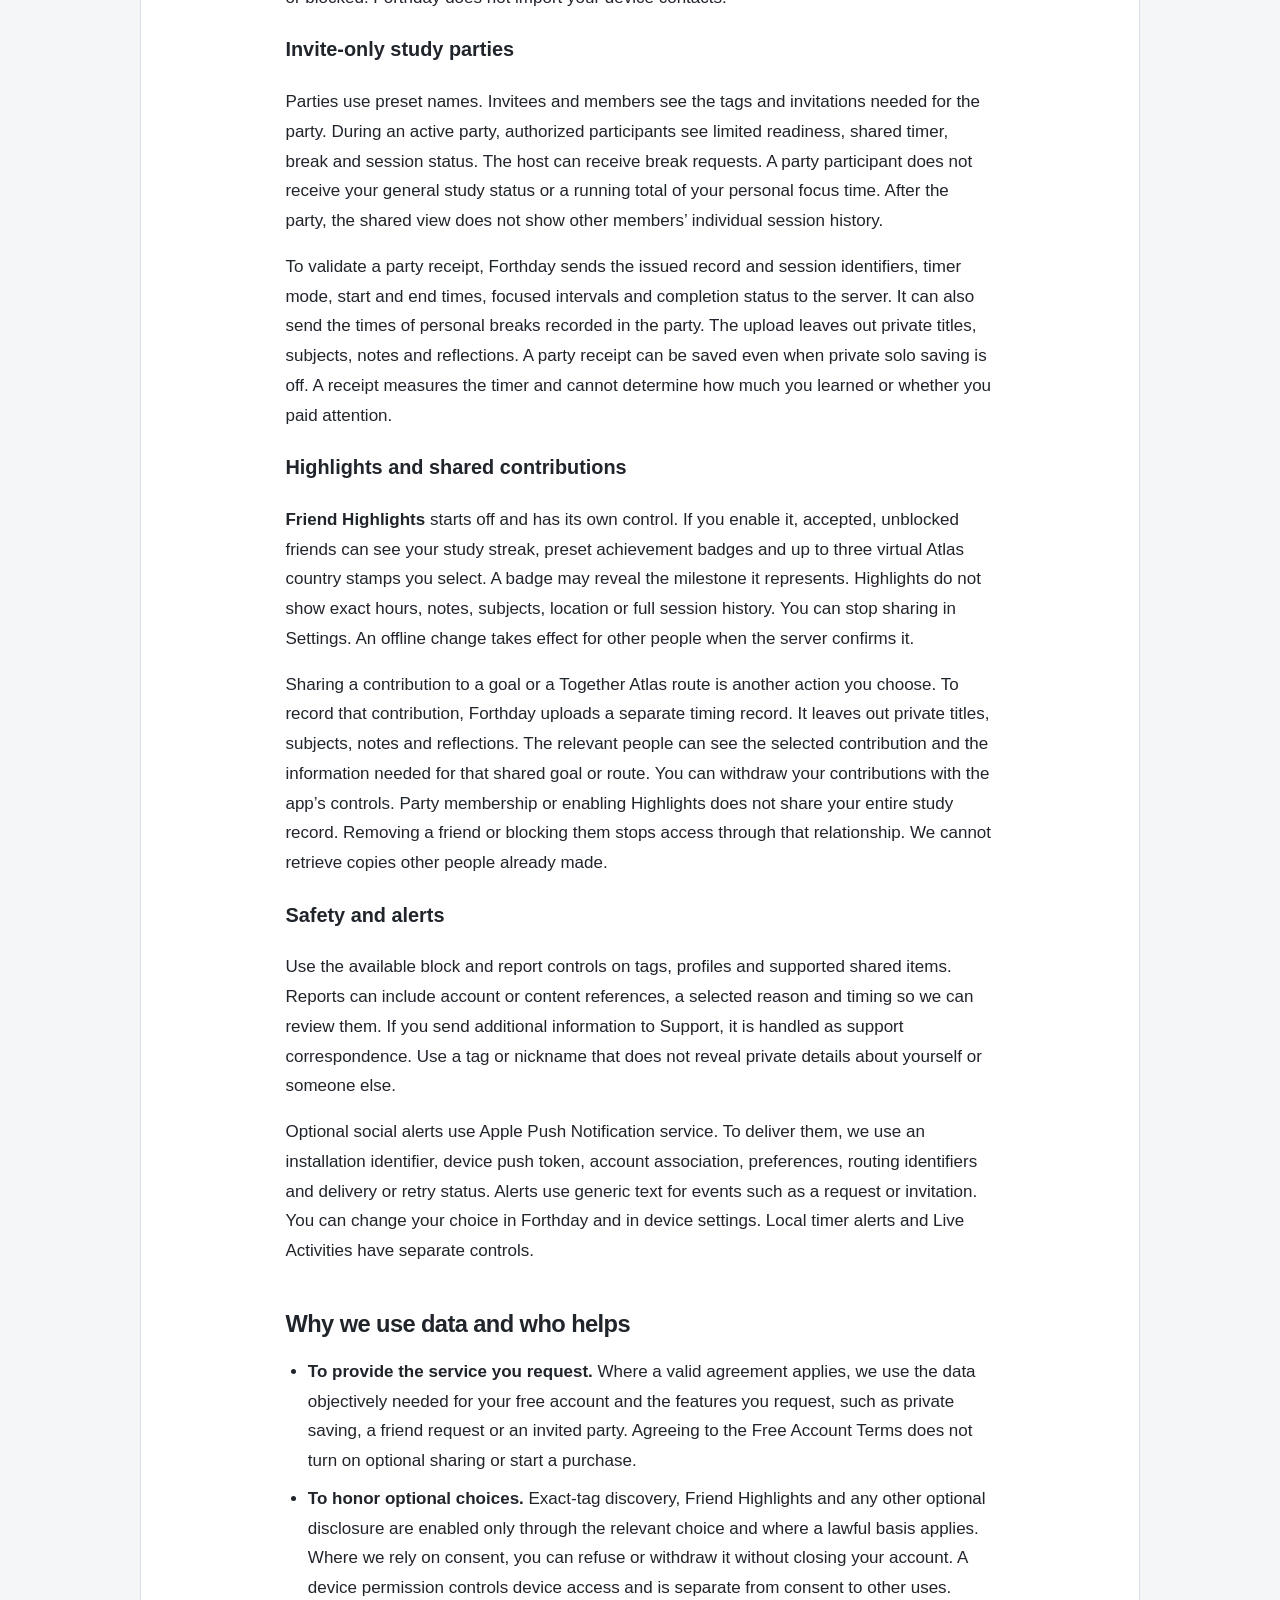
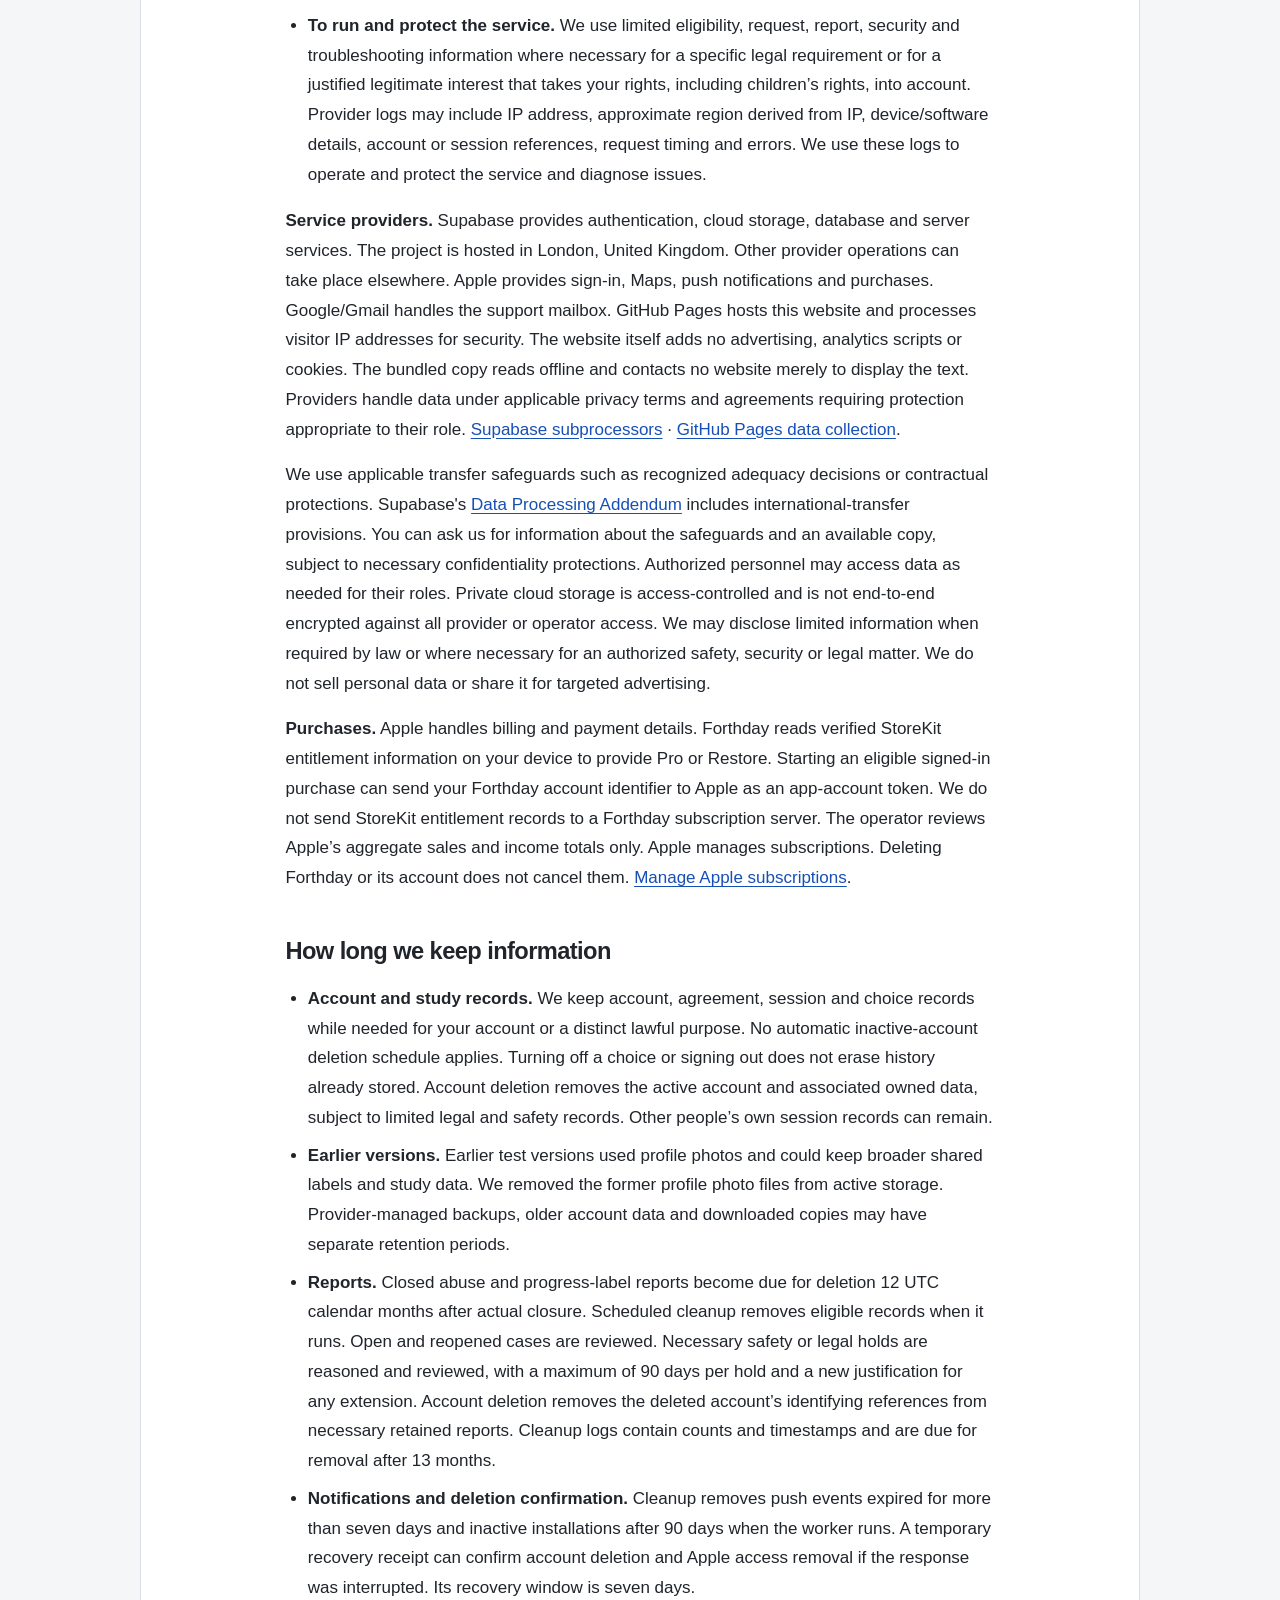
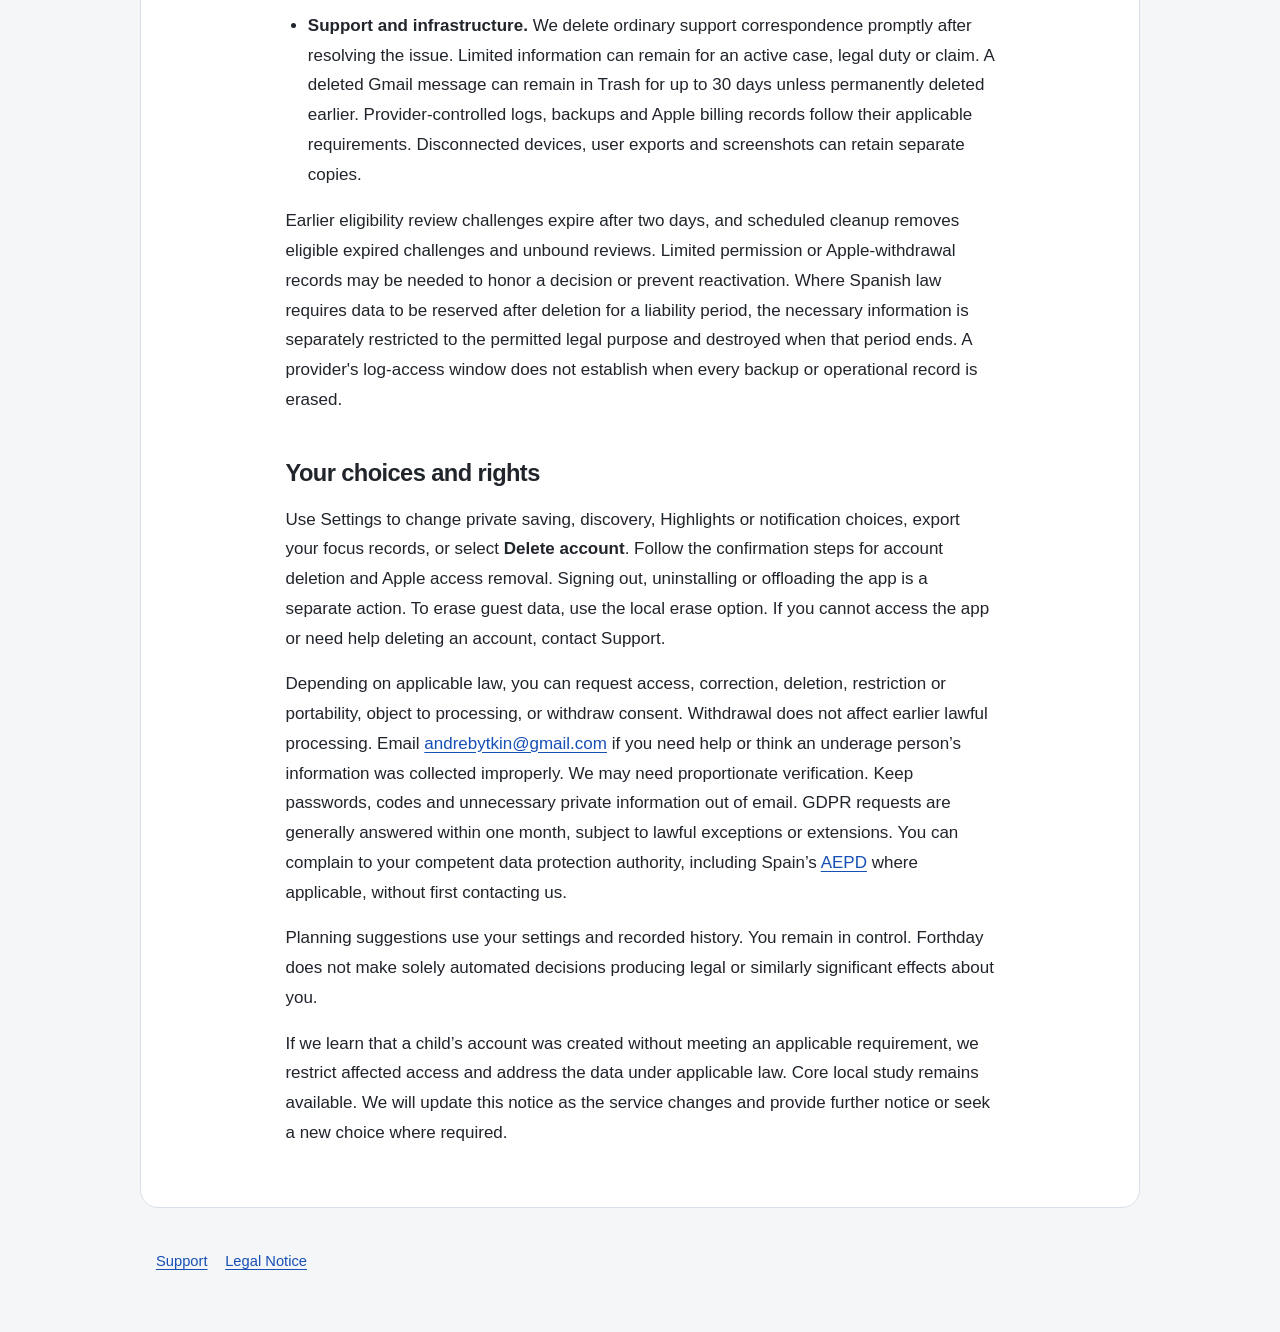
<file: privacy/online-v10.html>
<!doctype html>
<html lang="en">
<head>
  <meta charset="utf-8">
  <meta name="viewport" content="width=device-width, initial-scale=1">
  <meta name="color-scheme" content="light dark">
  <meta name="referrer" content="strict-origin-when-cross-origin">
  <meta name="forthday-privacy-version" content="FD-ONLINE-2026-11-10-v10">
  <title>Forthday Privacy Policy</title>
  <link rel="stylesheet" href="../assets/styles.css">
</head>
<body>
  <header><nav aria-label="Forthday information">
    <a href="../index.html">Forthday</a>
    <a href="../support/index.html">Support</a>
    <a href="../terms/index.html">Free Account Terms</a>
  </nav></header>
  <main><article>
    <h1>Forthday Privacy Policy</h1>
    <p>Version <strong>FD-ONLINE-2026-11-10-v10</strong> · Effective 10 November 2026</p>
    <p>This notice covers the updated Friends and study-party design. Forthday is currently in testing. You can create an account using the signup flow described below.</p>
    <p>Andrey Bytkin operates Forthday from Spain and is responsible for the personal data described here. Contact <a href="mailto:andrebytkin@gmail.com">andrebytkin@gmail.com</a> or read the <a href="../legal-notice/index.html">Legal Notice</a>.</p>

    <h2 id="the-essentials">Privacy at a glance</h2>
    <ul>
      <li><strong>Study without an account.</strong> You can use solo study tools on your device at any age. Signing in and saving across devices are separate choices.</li>
      <li><strong>Use a tag to connect.</strong> If you allow exact-tag discovery, an eligible account that enters your whole tag can see that tag. An optional nickname is visible to accepted friends only. Forthday has no profile photo feature or general live study status.</li>
      <li><strong>Choose what you share.</strong> Study parties are invite-only and display tags. A party receipt sends timing data to verify the shared session. Friend Highlights and contributions to shared goals or Atlas routes are separate choices.</li>
      <li><strong>Control your information.</strong> You can turn off optional sharing, block or report another account, export your focus data, and request deletion. Forthday has no ads or cross-company ad tracking.</li>
    </ul>
    <nav aria-label="On this page"><ul>
      <li><a href="#on-device">Study on your device</a></li>
      <li><a href="#account-and-age">Account, age and private saving</a></li>
      <li><a href="#friends-and-parties">Friends, parties and sharing</a></li>
      <li><a href="#services-and-purposes">Why we use data and who helps</a></li>
      <li><a href="#retention">How long we keep information</a></li>
      <li><a href="#choices-and-rights">Your choices and rights</a></li>
    </ul></nav>
    <section lang="fi" id="fi" aria-labelledby="privacy-fi">
      <h2 id="privacy-fi">Tietosuoja lyhyesti</h2>
      <p>Voit opiskella omalla laitteellasi ilman tiliä. Yksityinen tallennus pilveen on valinnainen. Kaverihaku ja odottavat pyynnöt näyttävät vain kaveritunnuksen. Vain hyväksytyt kaverit näkevät valinnaisen nimimerkin. Profiilikuvia tai yleistä reaaliaikaista opiskelutilaa ei jaeta.</p>
      <p>Kutsulla avattava opiskeluhetki näyttää osallistujien tunnukset. Forthday lähettää ajastimen tiedot palvelimelle opiskeluhetken vahvistamista varten. Yksityisiä otsikoita tai muistiinpanoja ei lähetetä ajastintietojen mukana. Voit erikseen valita, jaatko kaverikoosteita tai tietyn suorituksen yhteiseen tavoitteeseen tai Atlas-reittiin.</p>
      <p>Voit lopettaa jakamisen, estää käyttäjän, tehdä ilmoituksen tai poistaa tilisi asetuksissa. Ota tietosuoja-asioissa yhteyttä osoitteeseen <a href="mailto:andrebytkin@gmail.com">andrebytkin@gmail.com</a>. Lue <a href="#the-essentials" lang="en">seloste englanniksi</a>.</p>
    </section>

    <h2 id="on-device">Study on your device</h2>
    <p>Forthday keeps your study setup, goals, preferences, plans, subjects, notes, timers and focus history on your device. What is stored depends on what you use. For example, your local records can include answers from setup, a name you enter, session times and breaks, and the virtual places you choose in Atlas. A birthday saved by an older version may still be on your device. Forthday uses these details to show your progress and offer planning suggestions. Using the solo tools creates no cloud account.</p>
    <p>When you enable Screen Time controls, Apple’s frameworks handle the restrictions. Your app and website selections and blocking settings stay on your device, including in the protected area used by the app’s extension. You can end your own session and revoke authorization. When you search for a city or request a driving estimate, Apple Maps receives the query or route endpoints. Forthday does not ask for your GPS location for Atlas. Atlas places and stamps represent in-app journeys. <a href="https://www.apple.com/legal/privacy/data/en/apple-maps/">Apple Maps and Privacy</a>.</p>

    <h2 id="account-and-age">Account, age and private saving</h2>
    <p>Where new accounts are available, choose <strong>Under 13</strong> or <strong>13 or older</strong>. If you are under 13, you can continue studying on your device and the ordinary signup flow stops before account creation. For this signup we ask for an age group, without asking for a birth date or country of residence or using IP location to decide eligibility. Where needed, Apple can require a separate age-related check or limit sign-in. The age answer is self-reported. Access can depend on local and platform requirements. A download, Apple sign-in or purchase approval does not establish parental consent for data processing.</p>
    <p>If you create an account, Apple provides an identifier and the real or relay email address you choose to share. Forthday asks for email, without requesting your Apple password or Apple's full-name field. Supabase processes authentication. Device session credentials are kept in the Keychain. We may record your eligibility outcome, decision date and rule, and the version and time of your Free Account Terms agreement. The required account information lets us authenticate and provide the account. If you choose not to provide it, you can continue with local study. Previous signup routes can have other age bands or limited eligibility records. Returning sign-in does not ask you to repeat the ordinary signup question.</p>
    <p>Optional private saving starts off. If you choose it, the current format saves numerical goals, timer preferences and completed or ended solo focus records, such as times, focused intervals, mode and completion status. It leaves out your subject and project names, notes, plans, private routes and active timer. Some earlier accounts may already have an older private cloud copy with broader study setup, plans, session history, Atlas data or templates. Signing in does not automatically upload previous guest history. If the app offers to bring it over, it asks first. Signing out returns you to guest mode and can leave a protected local cache for later use.</p>

    <h2 id="friends-and-parties">Friends, parties and sharing</h2>
    <h3>Tags and friend requests</h3>
    <p>If you set up Friends, we keep your tag, any nickname you provide, discovery choice, requests, relationships and blocks. Exact-tag discovery starts off for new accounts. If you turn it on, an eligible signed-in person who enters the complete tag can confirm the tag and request a connection. Search and pending requests show tags in place of nicknames. Only accepted friends can see the nickname you choose to provide. Turning discovery off stops new lookups and requests through discovery. Existing friends remain connected until removed or blocked. Forthday does not import your device contacts.</p>
    <h3>Invite-only study parties</h3>
    <p>Parties use preset names. Invitees and members see the tags and invitations needed for the party. During an active party, authorized participants see limited readiness, shared timer, break and session status. The host can receive break requests. A party participant does not receive your general study status or a running total of your personal focus time. After the party, the shared view does not show other members’ individual session history.</p>
    <p>To validate a party receipt, Forthday sends the issued record and session identifiers, timer mode, start and end times, focused intervals and completion status to the server. It can also send the times of personal breaks recorded in the party. The upload leaves out private titles, subjects, notes and reflections. A party receipt can be saved even when private solo saving is off. A receipt measures the timer and cannot determine how much you learned or whether you paid attention.</p>
    <h3>Highlights and shared contributions</h3>
    <p><strong>Friend Highlights</strong> starts off and has its own control. If you enable it, accepted, unblocked friends can see your study streak, preset achievement badges and up to three virtual Atlas country stamps you select. A badge may reveal the milestone it represents. Highlights do not show exact hours, notes, subjects, location or full session history. You can stop sharing in Settings. An offline change takes effect for other people when the server confirms it.</p>
    <p>Sharing a contribution to a goal or a Together Atlas route is another action you choose. To record that contribution, Forthday uploads a separate timing record. It leaves out private titles, subjects, notes and reflections. The relevant people can see the selected contribution and the information needed for that shared goal or route. You can withdraw your contributions with the app’s controls. Party membership or enabling Highlights does not share your entire study record. Removing a friend or blocking them stops access through that relationship. We cannot retrieve copies other people already made.</p>
    <h3>Safety and alerts</h3>
    <p>Use the available block and report controls on tags, profiles and supported shared items. Reports can include account or content references, a selected reason and timing so we can review them. If you send additional information to Support, it is handled as support correspondence. Use a tag or nickname that does not reveal private details about yourself or someone else.</p>
    <p>Optional social alerts use Apple Push Notification service. To deliver them, we use an installation identifier, device push token, account association, preferences, routing identifiers and delivery or retry status. Alerts use generic text for events such as a request or invitation. You can change your choice in Forthday and in device settings. Local timer alerts and Live Activities have separate controls.</p>

    <h2 id="services-and-purposes">Why we use data and who helps</h2>
    <ul>
      <li><strong>To provide the service you request.</strong> Where a valid agreement applies, we use the data objectively needed for your free account and the features you request, such as private saving, a friend request or an invited party. Agreeing to the Free Account Terms does not turn on optional sharing or start a purchase.</li>
      <li><strong>To honor optional choices.</strong> Exact-tag discovery, Friend Highlights and any other optional disclosure are enabled only through the relevant choice and where a lawful basis applies. Where we rely on consent, you can refuse or withdraw it without closing your account. A device permission controls device access and is separate from consent to other uses.</li>
      <li><strong>To run and protect the service.</strong> We use limited eligibility, request, report, security and troubleshooting information where necessary for a specific legal requirement or for a justified legitimate interest that takes your rights, including children’s rights, into account. Provider logs may include IP address, approximate region derived from IP, device/software details, account or session references, request timing and errors. We use these logs to operate and protect the service and diagnose issues.</li>
    </ul>
    <p><strong>Service providers.</strong> Supabase provides authentication, cloud storage, database and server services. The project is hosted in London, United Kingdom. Other provider operations can take place elsewhere. Apple provides sign-in, Maps, push notifications and purchases. Google/Gmail handles the support mailbox. GitHub Pages hosts this website and processes visitor IP addresses for security. The website itself adds no advertising, analytics scripts or cookies. The bundled copy reads offline and contacts no website merely to display the text. Providers handle data under applicable privacy terms and agreements requiring protection appropriate to their role. <a href="https://supabase.com/legal/subprocessors">Supabase subprocessors</a> · <a href="https://docs.github.com/en/pages/getting-started-with-github-pages/what-is-github-pages#data-collection">GitHub Pages data collection</a>.</p>
    <p>We use applicable transfer safeguards such as recognized adequacy decisions or contractual protections. Supabase's <a href="https://supabase.com/legal/dpa">Data Processing Addendum</a> includes international-transfer provisions. You can ask us for information about the safeguards and an available copy, subject to necessary confidentiality protections. Authorized personnel may access data as needed for their roles. Private cloud storage is access-controlled and is not end-to-end encrypted against all provider or operator access. We may disclose limited information when required by law or where necessary for an authorized safety, security or legal matter. We do not sell personal data or share it for targeted advertising.</p>
    <p><strong>Purchases.</strong> Apple handles billing and payment details. Forthday reads verified StoreKit entitlement information on your device to provide Pro or Restore. Starting an eligible signed-in purchase can send your Forthday account identifier to Apple as an app-account token. We do not send StoreKit entitlement records to a Forthday subscription server. The operator reviews Apple’s aggregate sales and income totals only. Apple manages subscriptions. Deleting Forthday or its account does not cancel them. <a href="https://apps.apple.com/account/subscriptions/">Manage Apple subscriptions</a>.</p>

    <h2 id="retention">How long we keep information</h2>
    <ul>
      <li><strong>Account and study records.</strong> We keep account, agreement, session and choice records while needed for your account or a distinct lawful purpose. No automatic inactive-account deletion schedule applies. Turning off a choice or signing out does not erase history already stored. Account deletion removes the active account and associated owned data, subject to limited legal and safety records. Other people’s own session records can remain.</li>
      <li><strong>Earlier versions.</strong> Earlier test versions used profile photos and could keep broader shared labels and study data. We removed the former profile photo files from active storage. Provider-managed backups, older account data and downloaded copies may have separate retention periods.</li>
      <li><strong>Reports.</strong> Closed abuse and progress-label reports become due for deletion 12 UTC calendar months after actual closure. Scheduled cleanup removes eligible records when it runs. Open and reopened cases are reviewed. Necessary safety or legal holds are reasoned and reviewed, with a maximum of 90 days per hold and a new justification for any extension. Account deletion removes the deleted account’s identifying references from necessary retained reports. Cleanup logs contain counts and timestamps and are due for removal after 13 months.</li>
      <li><strong>Notifications and deletion confirmation.</strong> Cleanup removes push events expired for more than seven days and inactive installations after 90 days when the worker runs. A temporary recovery receipt can confirm account deletion and Apple access removal if the response was interrupted. Its recovery window is seven days.</li>
      <li><strong>Support and infrastructure.</strong> We delete ordinary support correspondence promptly after resolving the issue. Limited information can remain for an active case, legal duty or claim. A deleted Gmail message can remain in Trash for up to 30 days unless permanently deleted earlier. Provider-controlled logs, backups and Apple billing records follow their applicable requirements. Disconnected devices, user exports and screenshots can retain separate copies.</li>
    </ul>
    <p>Earlier eligibility review challenges expire after two days, and scheduled cleanup removes eligible expired challenges and unbound reviews. Limited permission or Apple-withdrawal records may be needed to honor a decision or prevent reactivation. Where Spanish law requires data to be reserved after deletion for a liability period, the necessary information is separately restricted to the permitted legal purpose and destroyed when that period ends. A provider's log-access window does not establish when every backup or operational record is erased.</p>

    <h2 id="choices-and-rights">Your choices and rights</h2>
    <p>Use Settings to change private saving, discovery, Highlights or notification choices, export your focus records, or select <strong>Delete account</strong>. Follow the confirmation steps for account deletion and Apple access removal. Signing out, uninstalling or offloading the app is a separate action. To erase guest data, use the local erase option. If you cannot access the app or need help deleting an account, contact Support.</p>
    <p>Depending on applicable law, you can request access, correction, deletion, restriction or portability, object to processing, or withdraw consent. Withdrawal does not affect earlier lawful processing. Email <a href="mailto:andrebytkin@gmail.com">andrebytkin@gmail.com</a> if you need help or think an underage person’s information was collected improperly. We may need proportionate verification. Keep passwords, codes and unnecessary private information out of email. GDPR requests are generally answered within one month, subject to lawful exceptions or extensions. You can complain to your competent data protection authority, including Spain’s <a href="https://www.aepd.es/">AEPD</a> where applicable, without first contacting us.</p>
    <p>Planning suggestions use your settings and recorded history. You remain in control. Forthday does not make solely automated decisions producing legal or similarly significant effects about you.</p>
    <p>If we learn that a child’s account was created without meeting an applicable requirement, we restrict affected access and address the data under applicable law. Core local study remains available. We will update this notice as the service changes and provide further notice or seek a new choice where required.</p>
  </article></main>
  <footer><nav aria-label="Legal and support">
    <a href="../support/index.html">Support</a>
    <a href="../legal-notice/index.html">Legal Notice</a>
  </nav></footer>
</body>
</html>
</file>
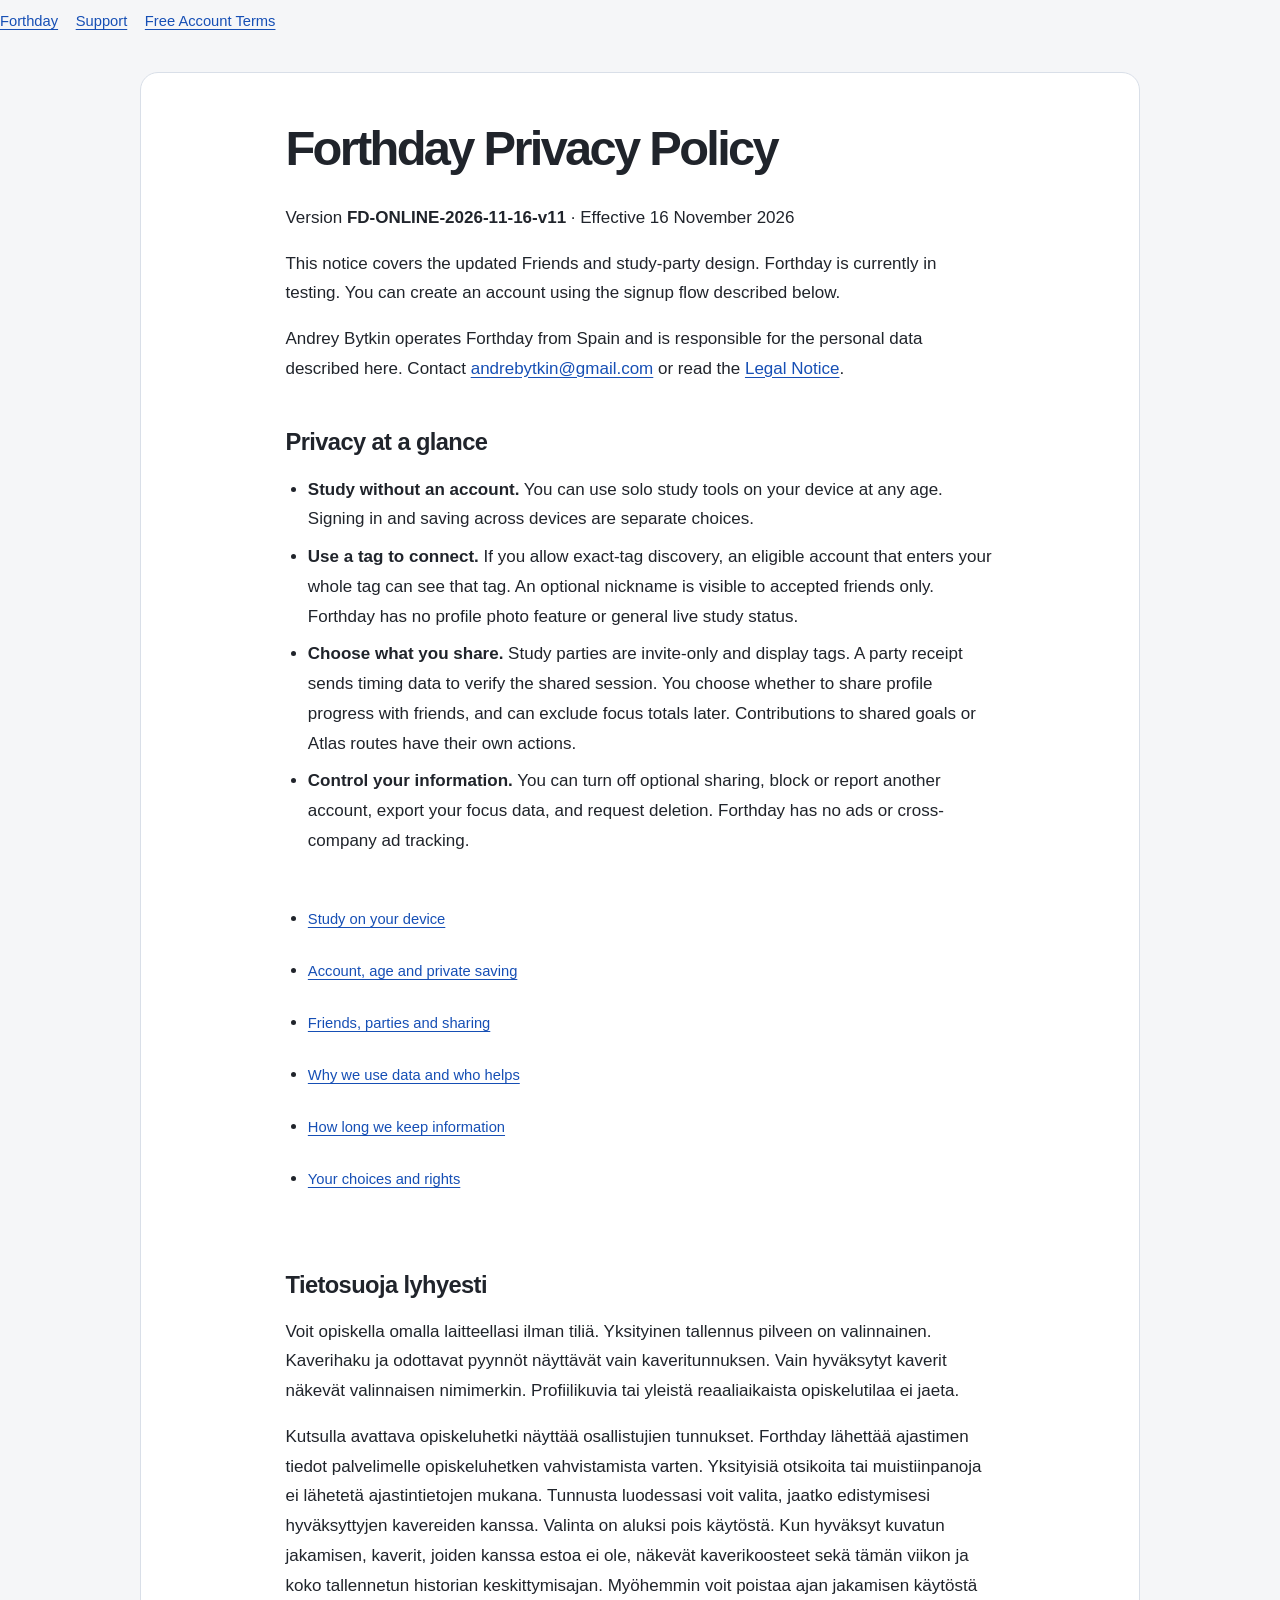
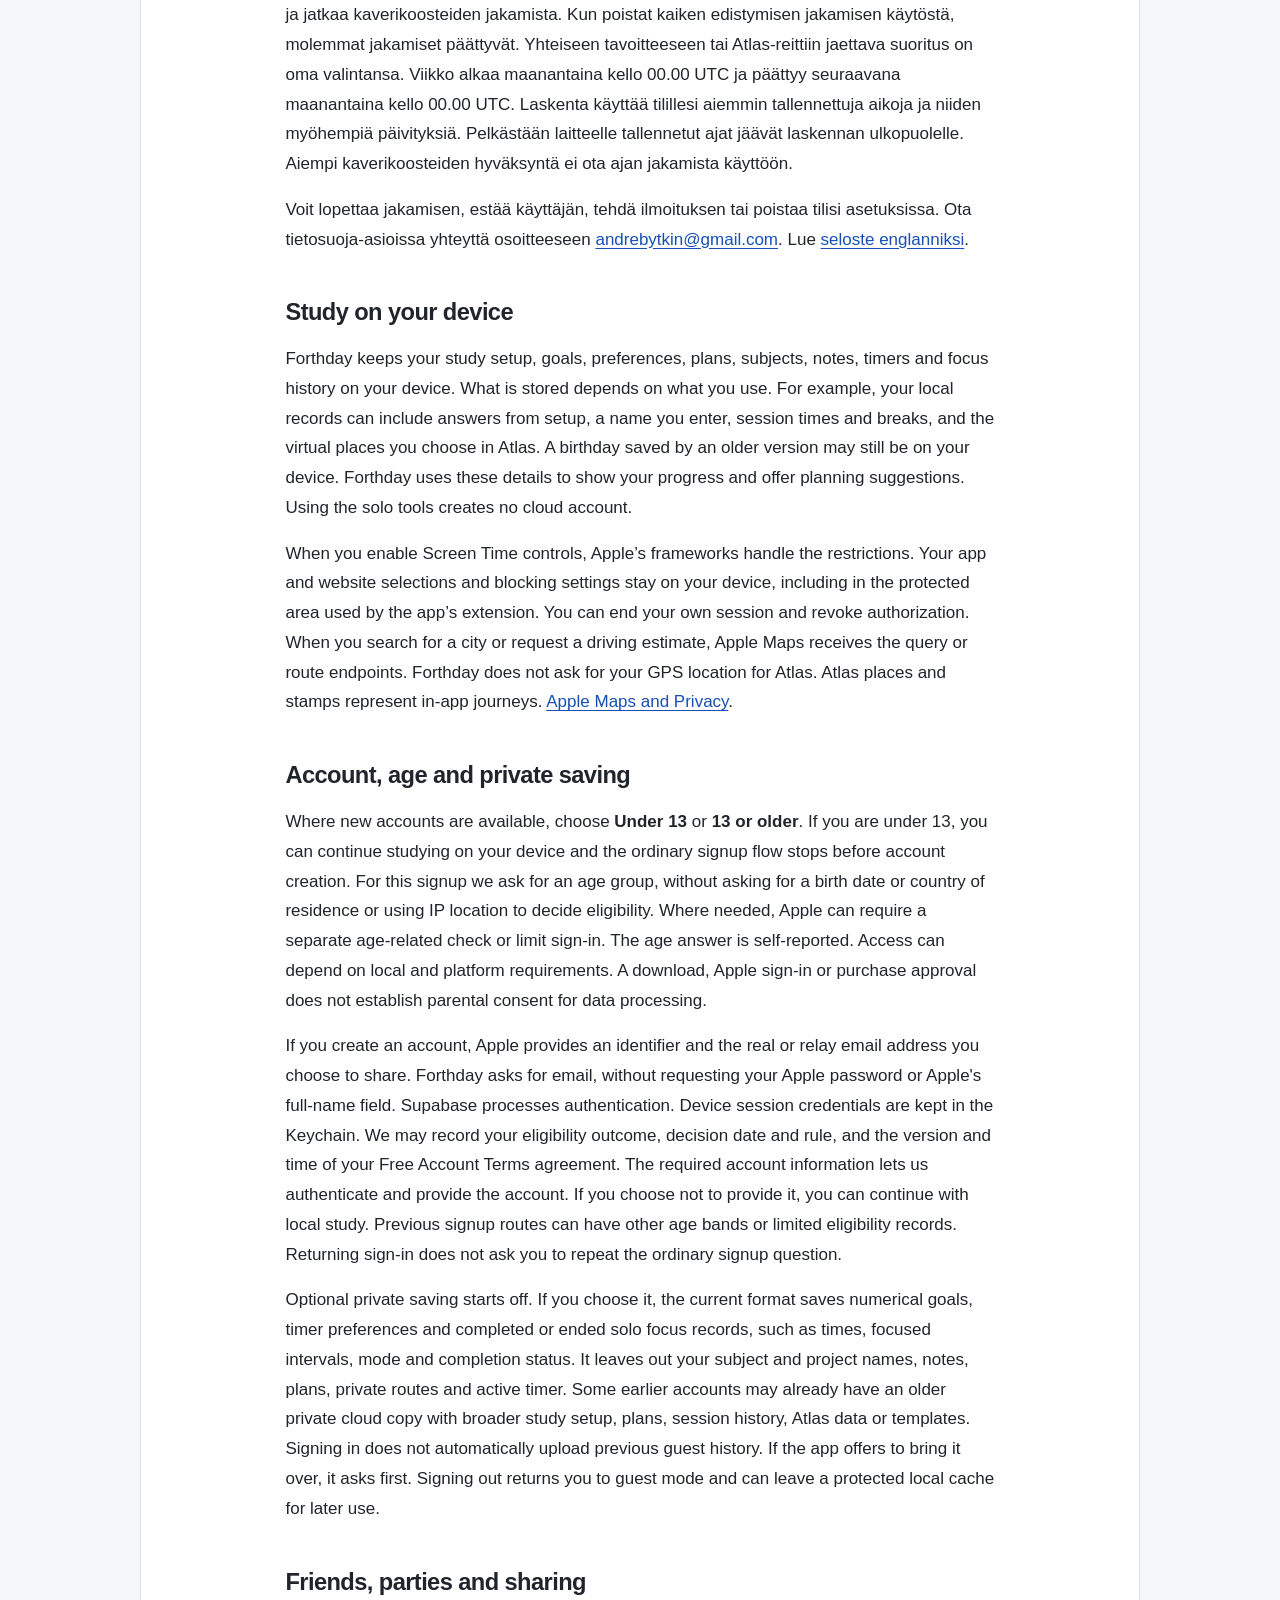
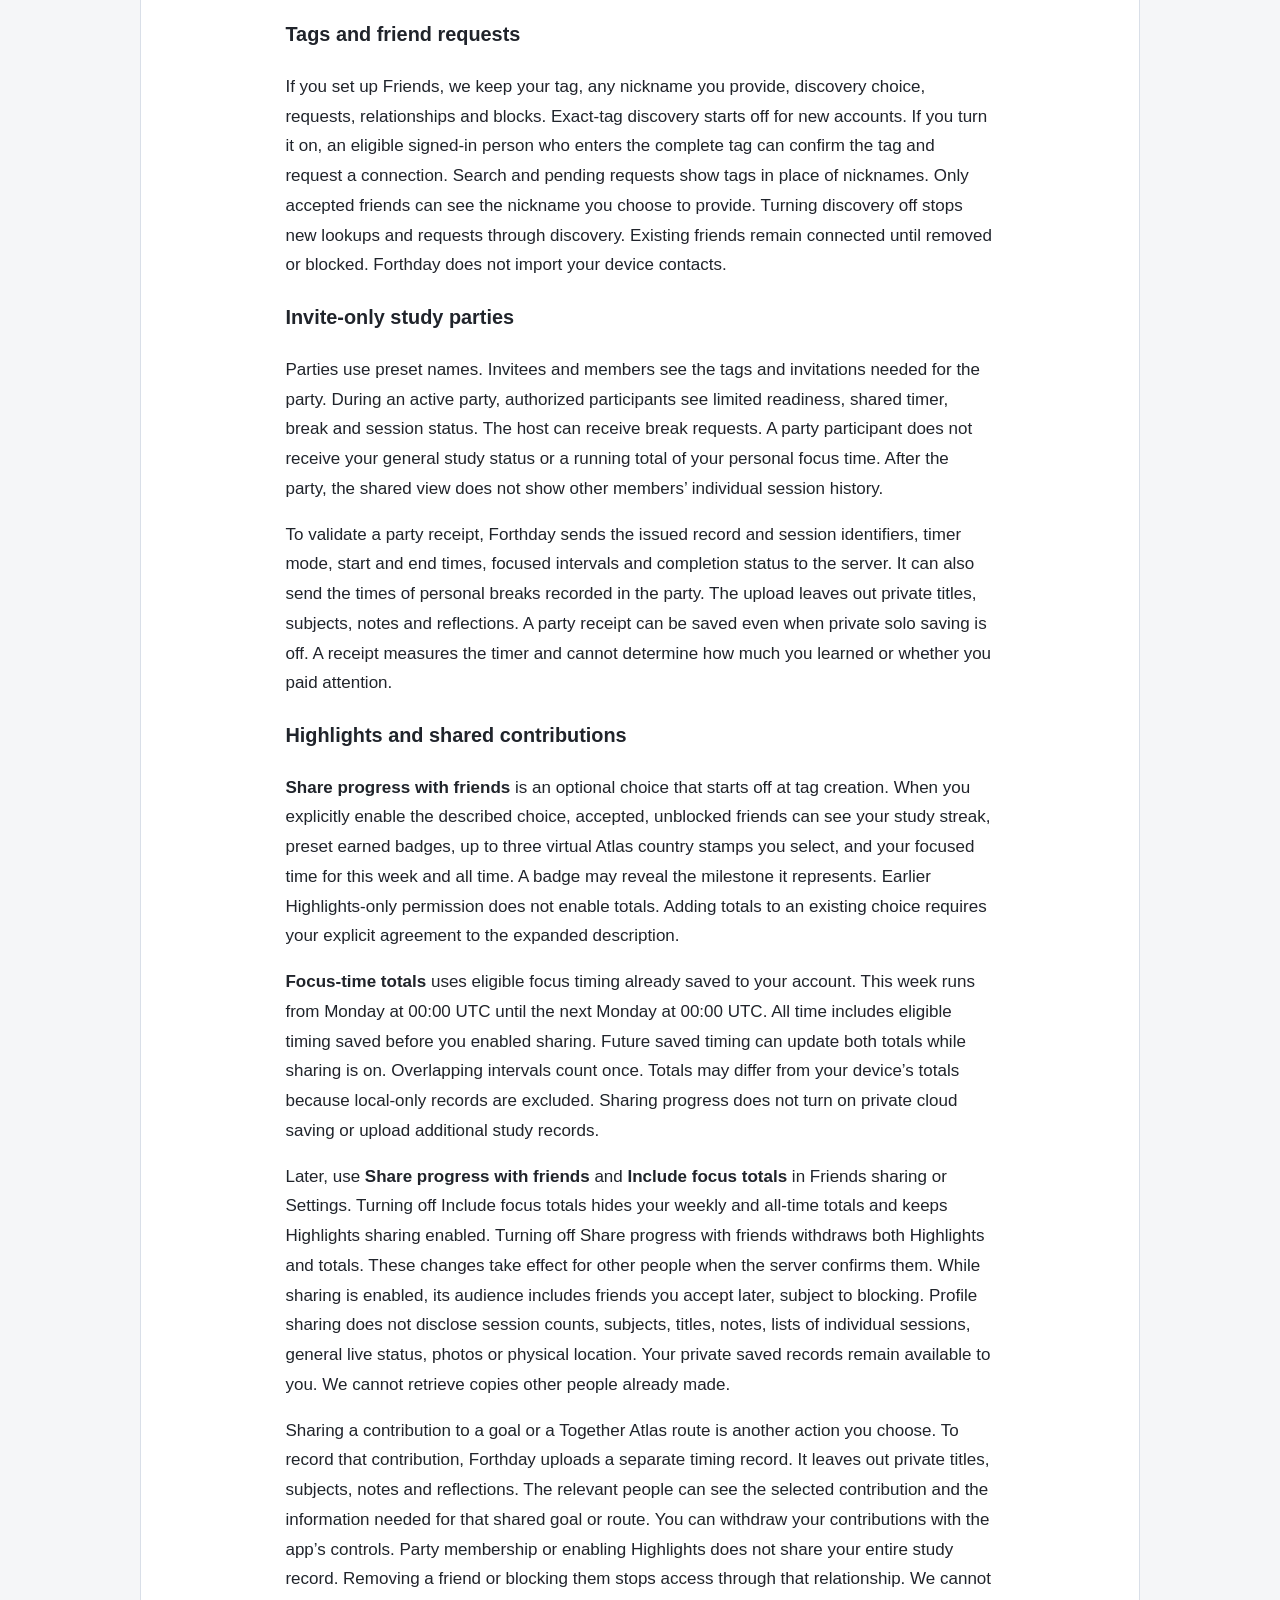
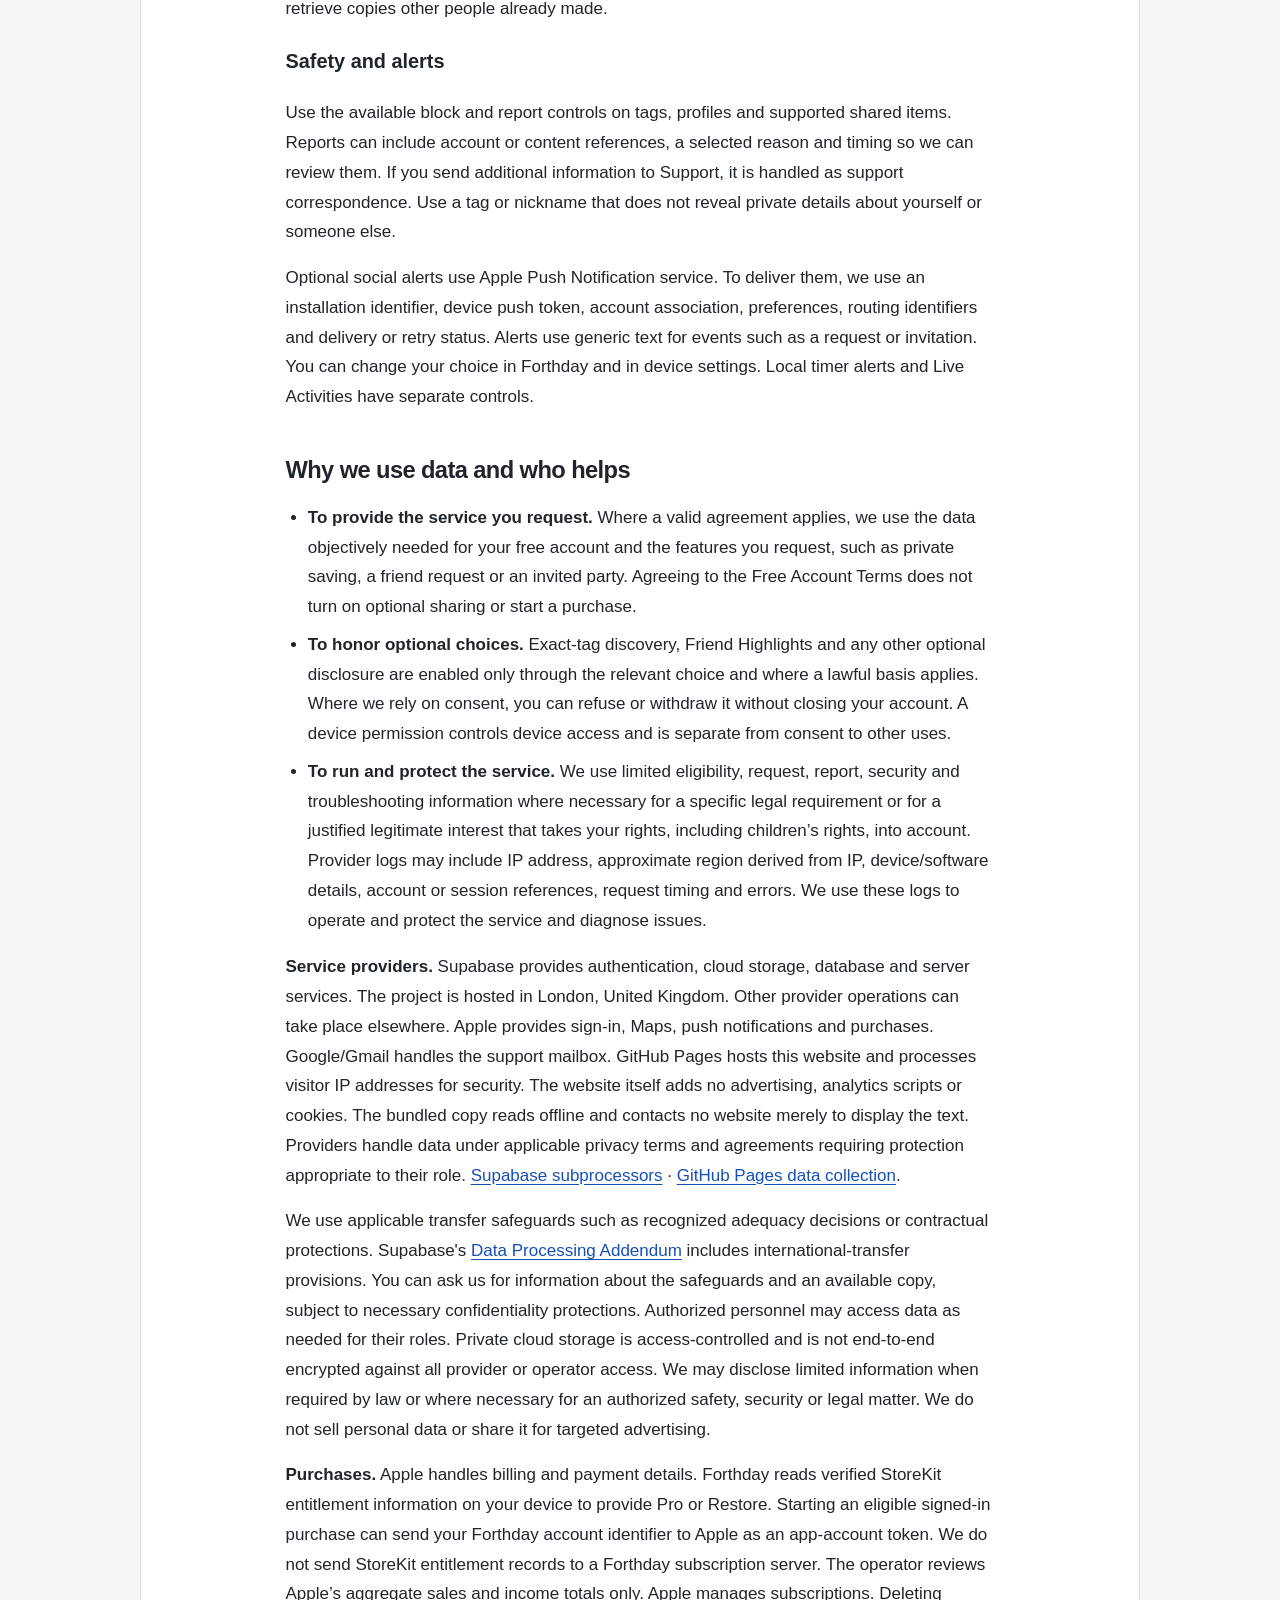
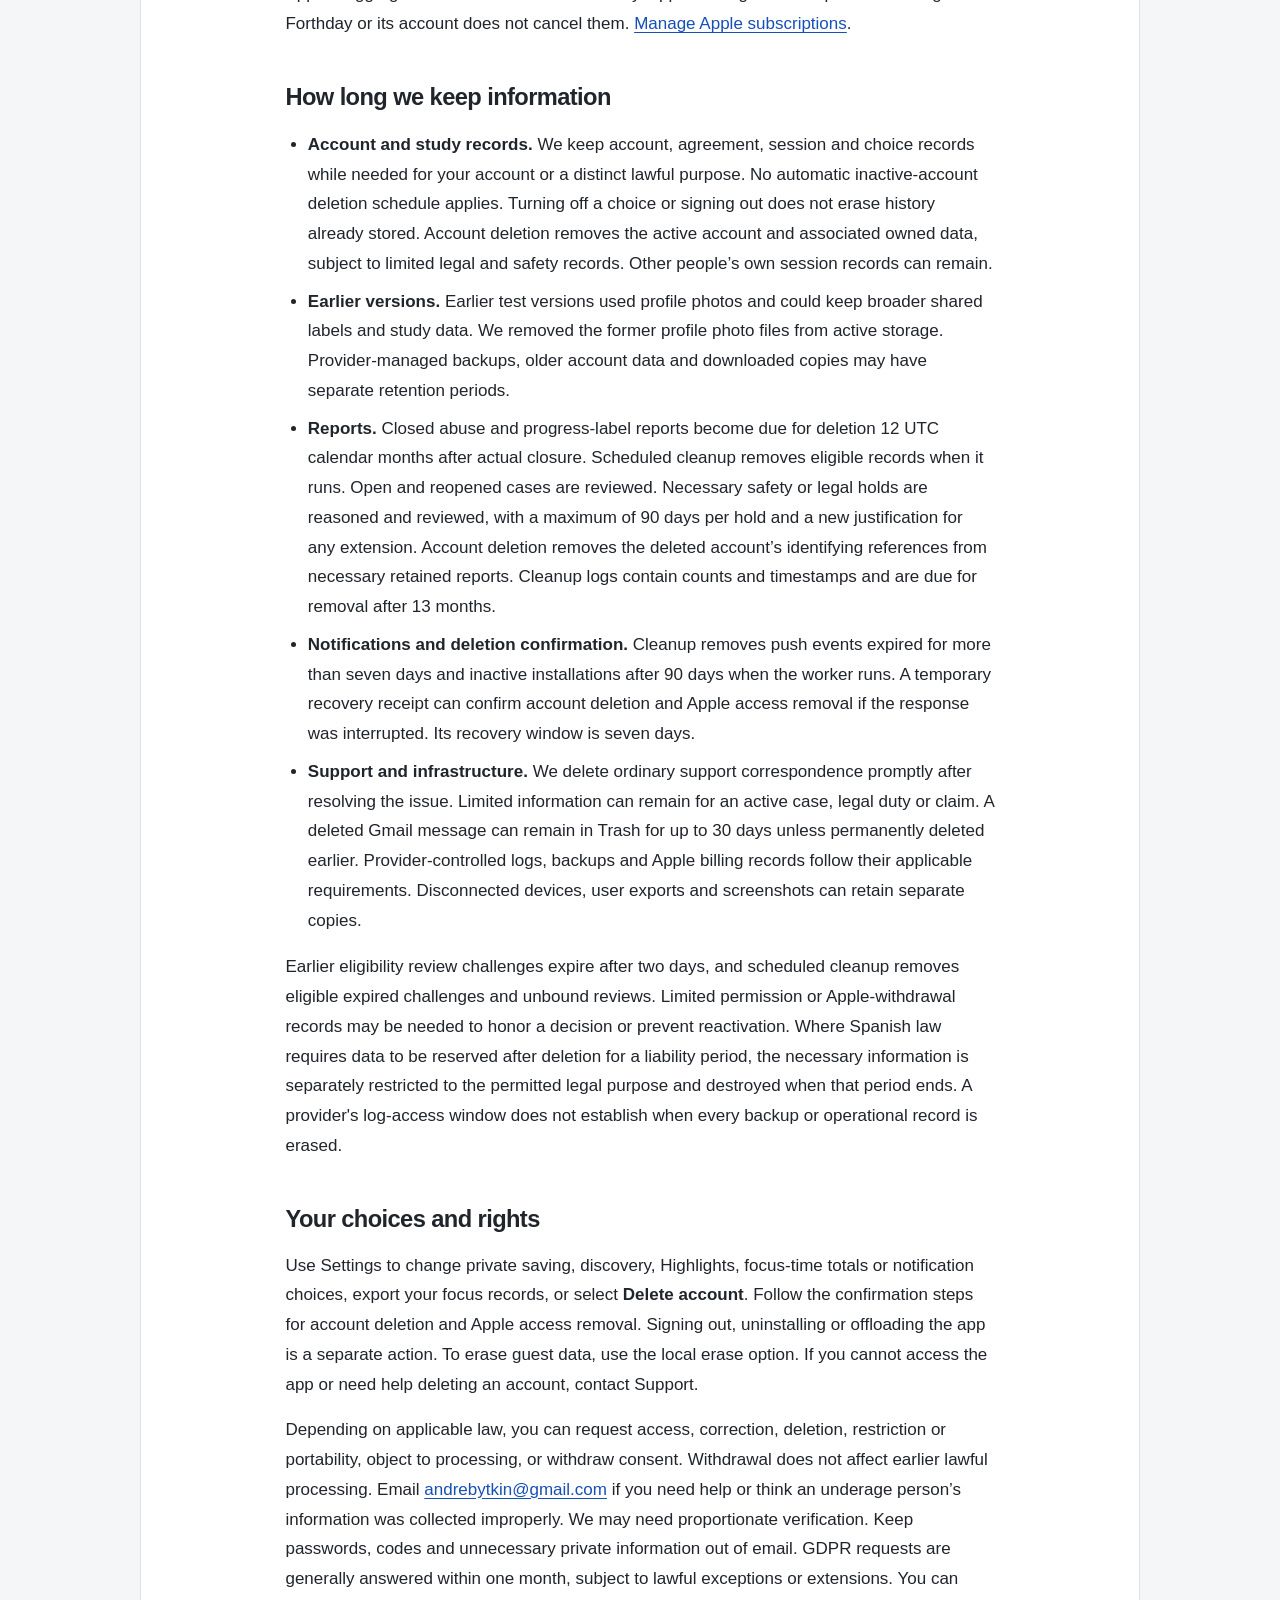
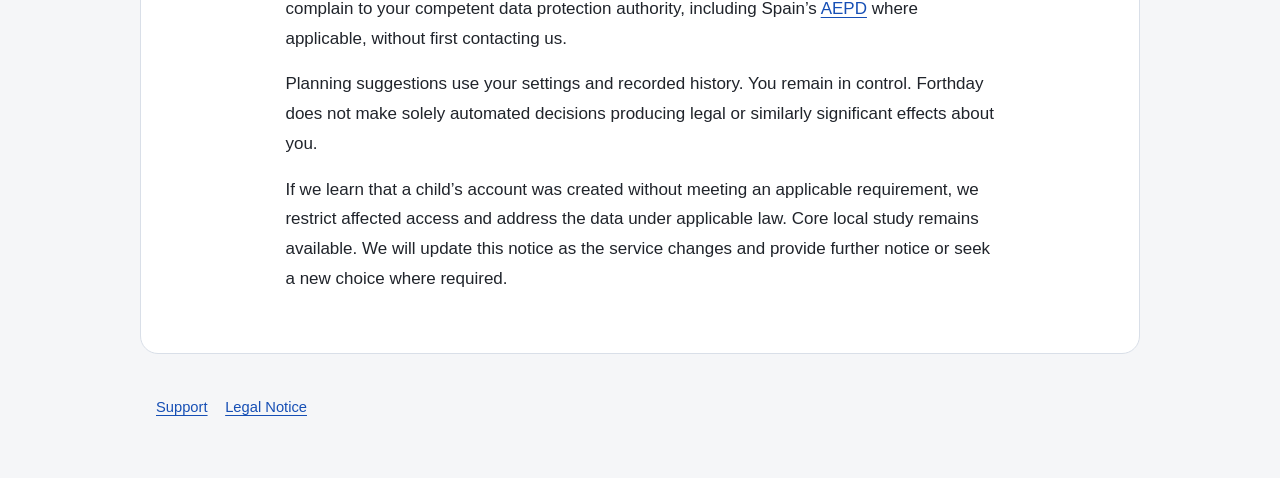
<file: privacy/online-v11.html>
<!doctype html>
<html lang="en">
<head>
  <meta charset="utf-8">
  <meta name="viewport" content="width=device-width, initial-scale=1">
  <meta name="color-scheme" content="light dark">
  <meta name="referrer" content="strict-origin-when-cross-origin">
  <meta name="forthday-privacy-version" content="FD-ONLINE-2026-11-16-v11">
  <meta name="forthday-friend-totals-version" content="friend-focus-totals-v1">
  <title>Forthday Privacy Policy</title>
  <link rel="stylesheet" href="../assets/styles.css">
</head>
<body>
  <header><nav aria-label="Forthday information">
    <a href="../index.html">Forthday</a>
    <a href="../support/index.html">Support</a>
    <a href="../terms/index.html">Free Account Terms</a>
  </nav></header>
  <main><article>
    <h1>Forthday Privacy Policy</h1>
    <p>Version <strong>FD-ONLINE-2026-11-16-v11</strong> · Effective 16 November 2026</p>
    <p>This notice covers the updated Friends and study-party design. Forthday is currently in testing. You can create an account using the signup flow described below.</p>
    <p>Andrey Bytkin operates Forthday from Spain and is responsible for the personal data described here. Contact <a href="mailto:andrebytkin@gmail.com">andrebytkin@gmail.com</a> or read the <a href="../legal-notice/index.html">Legal Notice</a>.</p>

    <h2 id="the-essentials">Privacy at a glance</h2>
    <ul>
      <li><strong>Study without an account.</strong> You can use solo study tools on your device at any age. Signing in and saving across devices are separate choices.</li>
      <li><strong>Use a tag to connect.</strong> If you allow exact-tag discovery, an eligible account that enters your whole tag can see that tag. An optional nickname is visible to accepted friends only. Forthday has no profile photo feature or general live study status.</li>
      <li><strong>Choose what you share.</strong> Study parties are invite-only and display tags. A party receipt sends timing data to verify the shared session. You choose whether to share profile progress with friends, and can exclude focus totals later. Contributions to shared goals or Atlas routes have their own actions.</li>
      <li><strong>Control your information.</strong> You can turn off optional sharing, block or report another account, export your focus data, and request deletion. Forthday has no ads or cross-company ad tracking.</li>
    </ul>
    <nav aria-label="On this page"><ul>
      <li><a href="#on-device">Study on your device</a></li>
      <li><a href="#account-and-age">Account, age and private saving</a></li>
      <li><a href="#friends-and-parties">Friends, parties and sharing</a></li>
      <li><a href="#services-and-purposes">Why we use data and who helps</a></li>
      <li><a href="#retention">How long we keep information</a></li>
      <li><a href="#choices-and-rights">Your choices and rights</a></li>
    </ul></nav>
    <section lang="fi" id="fi" aria-labelledby="privacy-fi">
      <h2 id="privacy-fi">Tietosuoja lyhyesti</h2>
      <p>Voit opiskella omalla laitteellasi ilman tiliä. Yksityinen tallennus pilveen on valinnainen. Kaverihaku ja odottavat pyynnöt näyttävät vain kaveritunnuksen. Vain hyväksytyt kaverit näkevät valinnaisen nimimerkin. Profiilikuvia tai yleistä reaaliaikaista opiskelutilaa ei jaeta.</p>
      <p>Kutsulla avattava opiskeluhetki näyttää osallistujien tunnukset. Forthday lähettää ajastimen tiedot palvelimelle opiskeluhetken vahvistamista varten. Yksityisiä otsikoita tai muistiinpanoja ei lähetetä ajastintietojen mukana. Tunnusta luodessasi voit valita, jaatko edistymisesi hyväksyttyjen kavereiden kanssa. Valinta on aluksi pois käytöstä. Kun hyväksyt kuvatun jakamisen, kaverit, joiden kanssa estoa ei ole, näkevät kaverikoosteet sekä tämän viikon ja koko tallennetun historian keskittymisajan. Myöhemmin voit poistaa ajan jakamisen käytöstä ja jatkaa kaverikoosteiden jakamista. Kun poistat kaiken edistymisen jakamisen käytöstä, molemmat jakamiset päättyvät. Yhteiseen tavoitteeseen tai Atlas-reittiin jaettava suoritus on oma valintansa. Viikko alkaa maanantaina kello 00.00 UTC ja päättyy seuraavana maanantaina kello 00.00 UTC. Laskenta käyttää tilillesi aiemmin tallennettuja aikoja ja niiden myöhempiä päivityksiä. Pelkästään laitteelle tallennetut ajat jäävät laskennan ulkopuolelle. Aiempi kaverikoosteiden hyväksyntä ei ota ajan jakamista käyttöön.</p>
      <p>Voit lopettaa jakamisen, estää käyttäjän, tehdä ilmoituksen tai poistaa tilisi asetuksissa. Ota tietosuoja-asioissa yhteyttä osoitteeseen <a href="mailto:andrebytkin@gmail.com">andrebytkin@gmail.com</a>. Lue <a href="#the-essentials" lang="en">seloste englanniksi</a>.</p>
    </section>

    <h2 id="on-device">Study on your device</h2>
    <p>Forthday keeps your study setup, goals, preferences, plans, subjects, notes, timers and focus history on your device. What is stored depends on what you use. For example, your local records can include answers from setup, a name you enter, session times and breaks, and the virtual places you choose in Atlas. A birthday saved by an older version may still be on your device. Forthday uses these details to show your progress and offer planning suggestions. Using the solo tools creates no cloud account.</p>
    <p>When you enable Screen Time controls, Apple’s frameworks handle the restrictions. Your app and website selections and blocking settings stay on your device, including in the protected area used by the app’s extension. You can end your own session and revoke authorization. When you search for a city or request a driving estimate, Apple Maps receives the query or route endpoints. Forthday does not ask for your GPS location for Atlas. Atlas places and stamps represent in-app journeys. <a href="https://www.apple.com/legal/privacy/data/en/apple-maps/">Apple Maps and Privacy</a>.</p>

    <h2 id="account-and-age">Account, age and private saving</h2>
    <p>Where new accounts are available, choose <strong>Under 13</strong> or <strong>13 or older</strong>. If you are under 13, you can continue studying on your device and the ordinary signup flow stops before account creation. For this signup we ask for an age group, without asking for a birth date or country of residence or using IP location to decide eligibility. Where needed, Apple can require a separate age-related check or limit sign-in. The age answer is self-reported. Access can depend on local and platform requirements. A download, Apple sign-in or purchase approval does not establish parental consent for data processing.</p>
    <p>If you create an account, Apple provides an identifier and the real or relay email address you choose to share. Forthday asks for email, without requesting your Apple password or Apple's full-name field. Supabase processes authentication. Device session credentials are kept in the Keychain. We may record your eligibility outcome, decision date and rule, and the version and time of your Free Account Terms agreement. The required account information lets us authenticate and provide the account. If you choose not to provide it, you can continue with local study. Previous signup routes can have other age bands or limited eligibility records. Returning sign-in does not ask you to repeat the ordinary signup question.</p>
    <p>Optional private saving starts off. If you choose it, the current format saves numerical goals, timer preferences and completed or ended solo focus records, such as times, focused intervals, mode and completion status. It leaves out your subject and project names, notes, plans, private routes and active timer. Some earlier accounts may already have an older private cloud copy with broader study setup, plans, session history, Atlas data or templates. Signing in does not automatically upload previous guest history. If the app offers to bring it over, it asks first. Signing out returns you to guest mode and can leave a protected local cache for later use.</p>

    <h2 id="friends-and-parties">Friends, parties and sharing</h2>
    <h3>Tags and friend requests</h3>
    <p>If you set up Friends, we keep your tag, any nickname you provide, discovery choice, requests, relationships and blocks. Exact-tag discovery starts off for new accounts. If you turn it on, an eligible signed-in person who enters the complete tag can confirm the tag and request a connection. Search and pending requests show tags in place of nicknames. Only accepted friends can see the nickname you choose to provide. Turning discovery off stops new lookups and requests through discovery. Existing friends remain connected until removed or blocked. Forthday does not import your device contacts.</p>
    <h3>Invite-only study parties</h3>
    <p>Parties use preset names. Invitees and members see the tags and invitations needed for the party. During an active party, authorized participants see limited readiness, shared timer, break and session status. The host can receive break requests. A party participant does not receive your general study status or a running total of your personal focus time. After the party, the shared view does not show other members’ individual session history.</p>
    <p>To validate a party receipt, Forthday sends the issued record and session identifiers, timer mode, start and end times, focused intervals and completion status to the server. It can also send the times of personal breaks recorded in the party. The upload leaves out private titles, subjects, notes and reflections. A party receipt can be saved even when private solo saving is off. A receipt measures the timer and cannot determine how much you learned or whether you paid attention.</p>
    <h3>Highlights and shared contributions</h3>
    <p><strong>Share progress with friends</strong> is an optional choice that starts off at tag creation. When you explicitly enable the described choice, accepted, unblocked friends can see your study streak, preset earned badges, up to three virtual Atlas country stamps you select, and your focused time for this week and all time. A badge may reveal the milestone it represents. Earlier Highlights-only permission does not enable totals. Adding totals to an existing choice requires your explicit agreement to the expanded description.</p>
    <p><strong>Focus-time totals</strong> uses eligible focus timing already saved to your account. This week runs from Monday at 00:00 UTC until the next Monday at 00:00 UTC. All time includes eligible timing saved before you enabled sharing. Future saved timing can update both totals while sharing is on. Overlapping intervals count once. Totals may differ from your device’s totals because local-only records are excluded. Sharing progress does not turn on private cloud saving or upload additional study records.</p>
    <p>Later, use <strong>Share progress with friends</strong> and <strong>Include focus totals</strong> in Friends sharing or Settings. Turning off Include focus totals hides your weekly and all-time totals and keeps Highlights sharing enabled. Turning off Share progress with friends withdraws both Highlights and totals. These changes take effect for other people when the server confirms them. While sharing is enabled, its audience includes friends you accept later, subject to blocking. Profile sharing does not disclose session counts, subjects, titles, notes, lists of individual sessions, general live status, photos or physical location. Your private saved records remain available to you. We cannot retrieve copies other people already made.</p>
    <p>Sharing a contribution to a goal or a Together Atlas route is another action you choose. To record that contribution, Forthday uploads a separate timing record. It leaves out private titles, subjects, notes and reflections. The relevant people can see the selected contribution and the information needed for that shared goal or route. You can withdraw your contributions with the app’s controls. Party membership or enabling Highlights does not share your entire study record. Removing a friend or blocking them stops access through that relationship. We cannot retrieve copies other people already made.</p>
    <h3>Safety and alerts</h3>
    <p>Use the available block and report controls on tags, profiles and supported shared items. Reports can include account or content references, a selected reason and timing so we can review them. If you send additional information to Support, it is handled as support correspondence. Use a tag or nickname that does not reveal private details about yourself or someone else.</p>
    <p>Optional social alerts use Apple Push Notification service. To deliver them, we use an installation identifier, device push token, account association, preferences, routing identifiers and delivery or retry status. Alerts use generic text for events such as a request or invitation. You can change your choice in Forthday and in device settings. Local timer alerts and Live Activities have separate controls.</p>

    <h2 id="services-and-purposes">Why we use data and who helps</h2>
    <ul>
      <li><strong>To provide the service you request.</strong> Where a valid agreement applies, we use the data objectively needed for your free account and the features you request, such as private saving, a friend request or an invited party. Agreeing to the Free Account Terms does not turn on optional sharing or start a purchase.</li>
      <li><strong>To honor optional choices.</strong> Exact-tag discovery, Friend Highlights and any other optional disclosure are enabled only through the relevant choice and where a lawful basis applies. Where we rely on consent, you can refuse or withdraw it without closing your account. A device permission controls device access and is separate from consent to other uses.</li>
      <li><strong>To run and protect the service.</strong> We use limited eligibility, request, report, security and troubleshooting information where necessary for a specific legal requirement or for a justified legitimate interest that takes your rights, including children’s rights, into account. Provider logs may include IP address, approximate region derived from IP, device/software details, account or session references, request timing and errors. We use these logs to operate and protect the service and diagnose issues.</li>
    </ul>
    <p><strong>Service providers.</strong> Supabase provides authentication, cloud storage, database and server services. The project is hosted in London, United Kingdom. Other provider operations can take place elsewhere. Apple provides sign-in, Maps, push notifications and purchases. Google/Gmail handles the support mailbox. GitHub Pages hosts this website and processes visitor IP addresses for security. The website itself adds no advertising, analytics scripts or cookies. The bundled copy reads offline and contacts no website merely to display the text. Providers handle data under applicable privacy terms and agreements requiring protection appropriate to their role. <a href="https://supabase.com/legal/subprocessors">Supabase subprocessors</a> · <a href="https://docs.github.com/en/pages/getting-started-with-github-pages/what-is-github-pages#data-collection">GitHub Pages data collection</a>.</p>
    <p>We use applicable transfer safeguards such as recognized adequacy decisions or contractual protections. Supabase's <a href="https://supabase.com/legal/dpa">Data Processing Addendum</a> includes international-transfer provisions. You can ask us for information about the safeguards and an available copy, subject to necessary confidentiality protections. Authorized personnel may access data as needed for their roles. Private cloud storage is access-controlled and is not end-to-end encrypted against all provider or operator access. We may disclose limited information when required by law or where necessary for an authorized safety, security or legal matter. We do not sell personal data or share it for targeted advertising.</p>
    <p><strong>Purchases.</strong> Apple handles billing and payment details. Forthday reads verified StoreKit entitlement information on your device to provide Pro or Restore. Starting an eligible signed-in purchase can send your Forthday account identifier to Apple as an app-account token. We do not send StoreKit entitlement records to a Forthday subscription server. The operator reviews Apple’s aggregate sales and income totals only. Apple manages subscriptions. Deleting Forthday or its account does not cancel them. <a href="https://apps.apple.com/account/subscriptions/">Manage Apple subscriptions</a>.</p>

    <h2 id="retention">How long we keep information</h2>
    <ul>
      <li><strong>Account and study records.</strong> We keep account, agreement, session and choice records while needed for your account or a distinct lawful purpose. No automatic inactive-account deletion schedule applies. Turning off a choice or signing out does not erase history already stored. Account deletion removes the active account and associated owned data, subject to limited legal and safety records. Other people’s own session records can remain.</li>
      <li><strong>Earlier versions.</strong> Earlier test versions used profile photos and could keep broader shared labels and study data. We removed the former profile photo files from active storage. Provider-managed backups, older account data and downloaded copies may have separate retention periods.</li>
      <li><strong>Reports.</strong> Closed abuse and progress-label reports become due for deletion 12 UTC calendar months after actual closure. Scheduled cleanup removes eligible records when it runs. Open and reopened cases are reviewed. Necessary safety or legal holds are reasoned and reviewed, with a maximum of 90 days per hold and a new justification for any extension. Account deletion removes the deleted account’s identifying references from necessary retained reports. Cleanup logs contain counts and timestamps and are due for removal after 13 months.</li>
      <li><strong>Notifications and deletion confirmation.</strong> Cleanup removes push events expired for more than seven days and inactive installations after 90 days when the worker runs. A temporary recovery receipt can confirm account deletion and Apple access removal if the response was interrupted. Its recovery window is seven days.</li>
      <li><strong>Support and infrastructure.</strong> We delete ordinary support correspondence promptly after resolving the issue. Limited information can remain for an active case, legal duty or claim. A deleted Gmail message can remain in Trash for up to 30 days unless permanently deleted earlier. Provider-controlled logs, backups and Apple billing records follow their applicable requirements. Disconnected devices, user exports and screenshots can retain separate copies.</li>
    </ul>
    <p>Earlier eligibility review challenges expire after two days, and scheduled cleanup removes eligible expired challenges and unbound reviews. Limited permission or Apple-withdrawal records may be needed to honor a decision or prevent reactivation. Where Spanish law requires data to be reserved after deletion for a liability period, the necessary information is separately restricted to the permitted legal purpose and destroyed when that period ends. A provider's log-access window does not establish when every backup or operational record is erased.</p>

    <h2 id="choices-and-rights">Your choices and rights</h2>
    <p>Use Settings to change private saving, discovery, Highlights, focus-time totals or notification choices, export your focus records, or select <strong>Delete account</strong>. Follow the confirmation steps for account deletion and Apple access removal. Signing out, uninstalling or offloading the app is a separate action. To erase guest data, use the local erase option. If you cannot access the app or need help deleting an account, contact Support.</p>
    <p>Depending on applicable law, you can request access, correction, deletion, restriction or portability, object to processing, or withdraw consent. Withdrawal does not affect earlier lawful processing. Email <a href="mailto:andrebytkin@gmail.com">andrebytkin@gmail.com</a> if you need help or think an underage person’s information was collected improperly. We may need proportionate verification. Keep passwords, codes and unnecessary private information out of email. GDPR requests are generally answered within one month, subject to lawful exceptions or extensions. You can complain to your competent data protection authority, including Spain’s <a href="https://www.aepd.es/">AEPD</a> where applicable, without first contacting us.</p>
    <p>Planning suggestions use your settings and recorded history. You remain in control. Forthday does not make solely automated decisions producing legal or similarly significant effects about you.</p>
    <p>If we learn that a child’s account was created without meeting an applicable requirement, we restrict affected access and address the data under applicable law. Core local study remains available. We will update this notice as the service changes and provide further notice or seek a new choice where required.</p>
  </article></main>
  <footer><nav aria-label="Legal and support">
    <a href="../support/index.html">Support</a>
    <a href="../legal-notice/index.html">Legal Notice</a>
  </nav></footer>
</body>
</html>
</file>
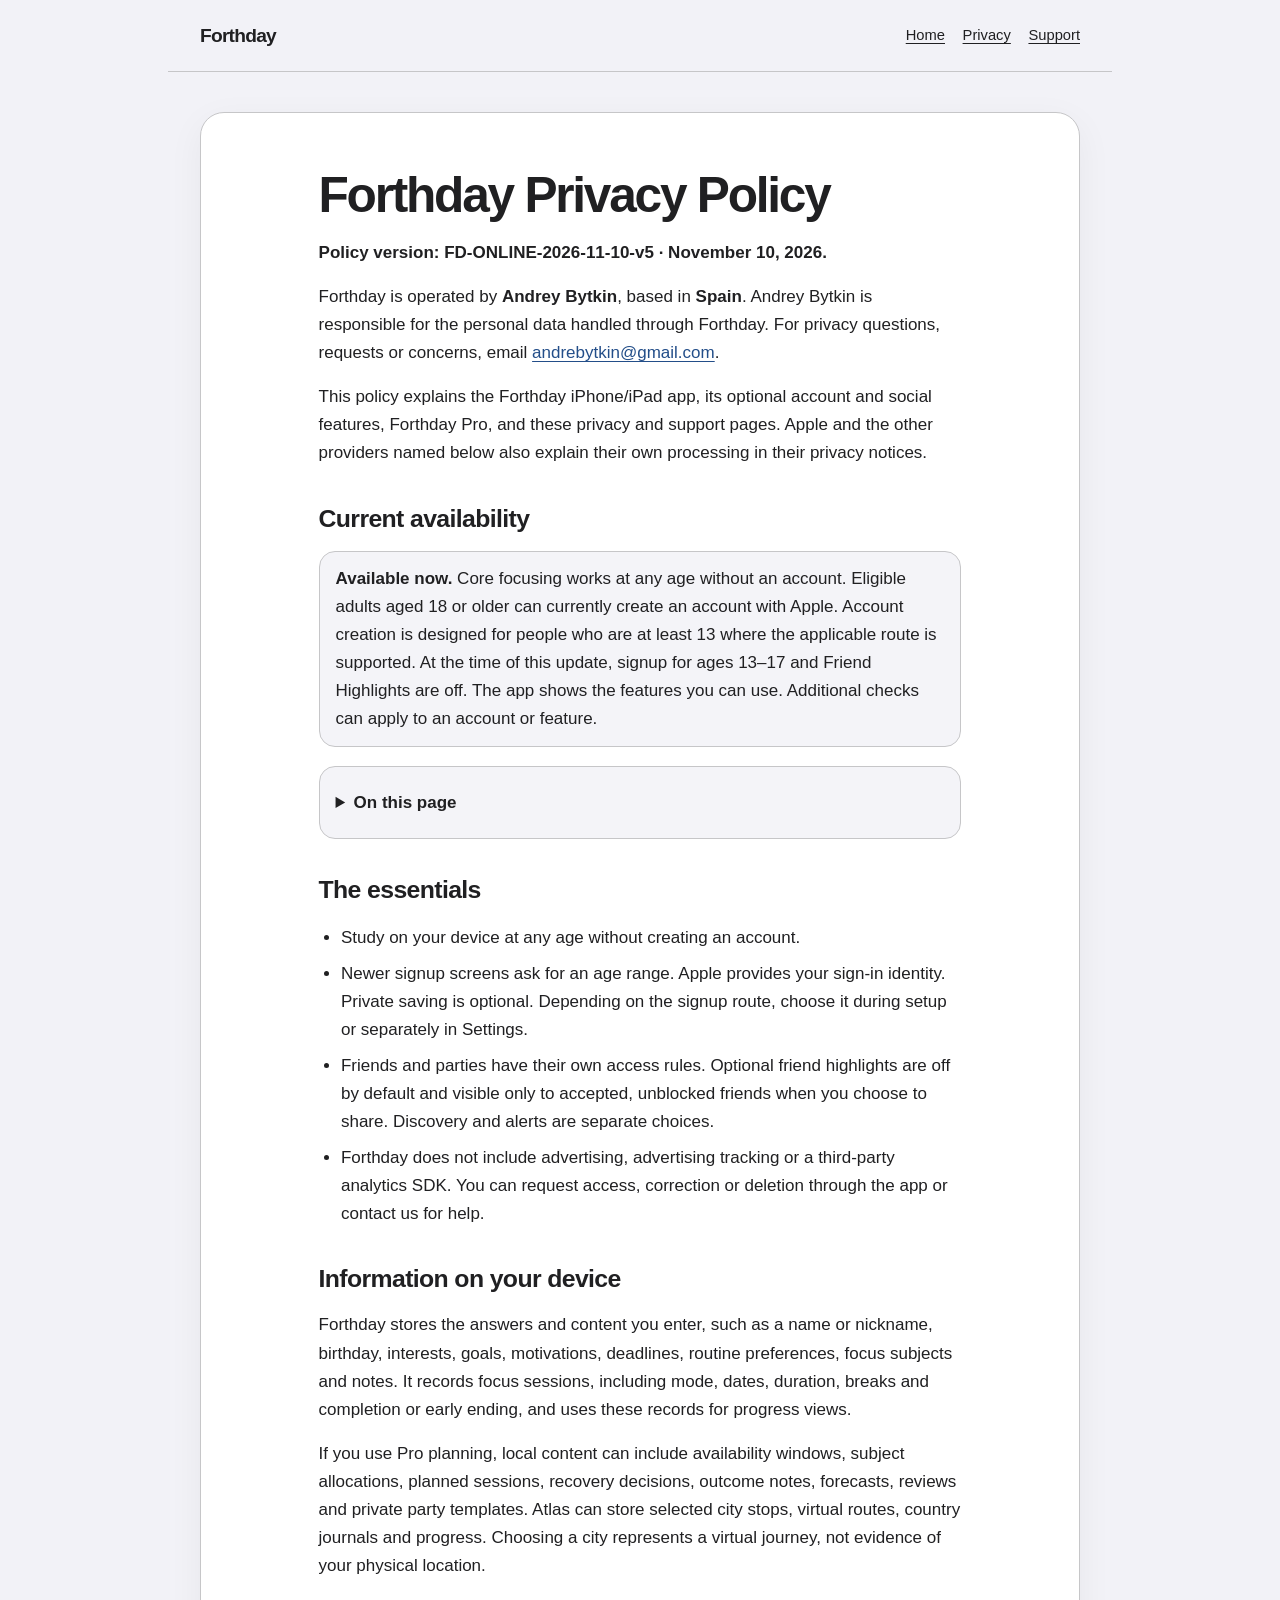
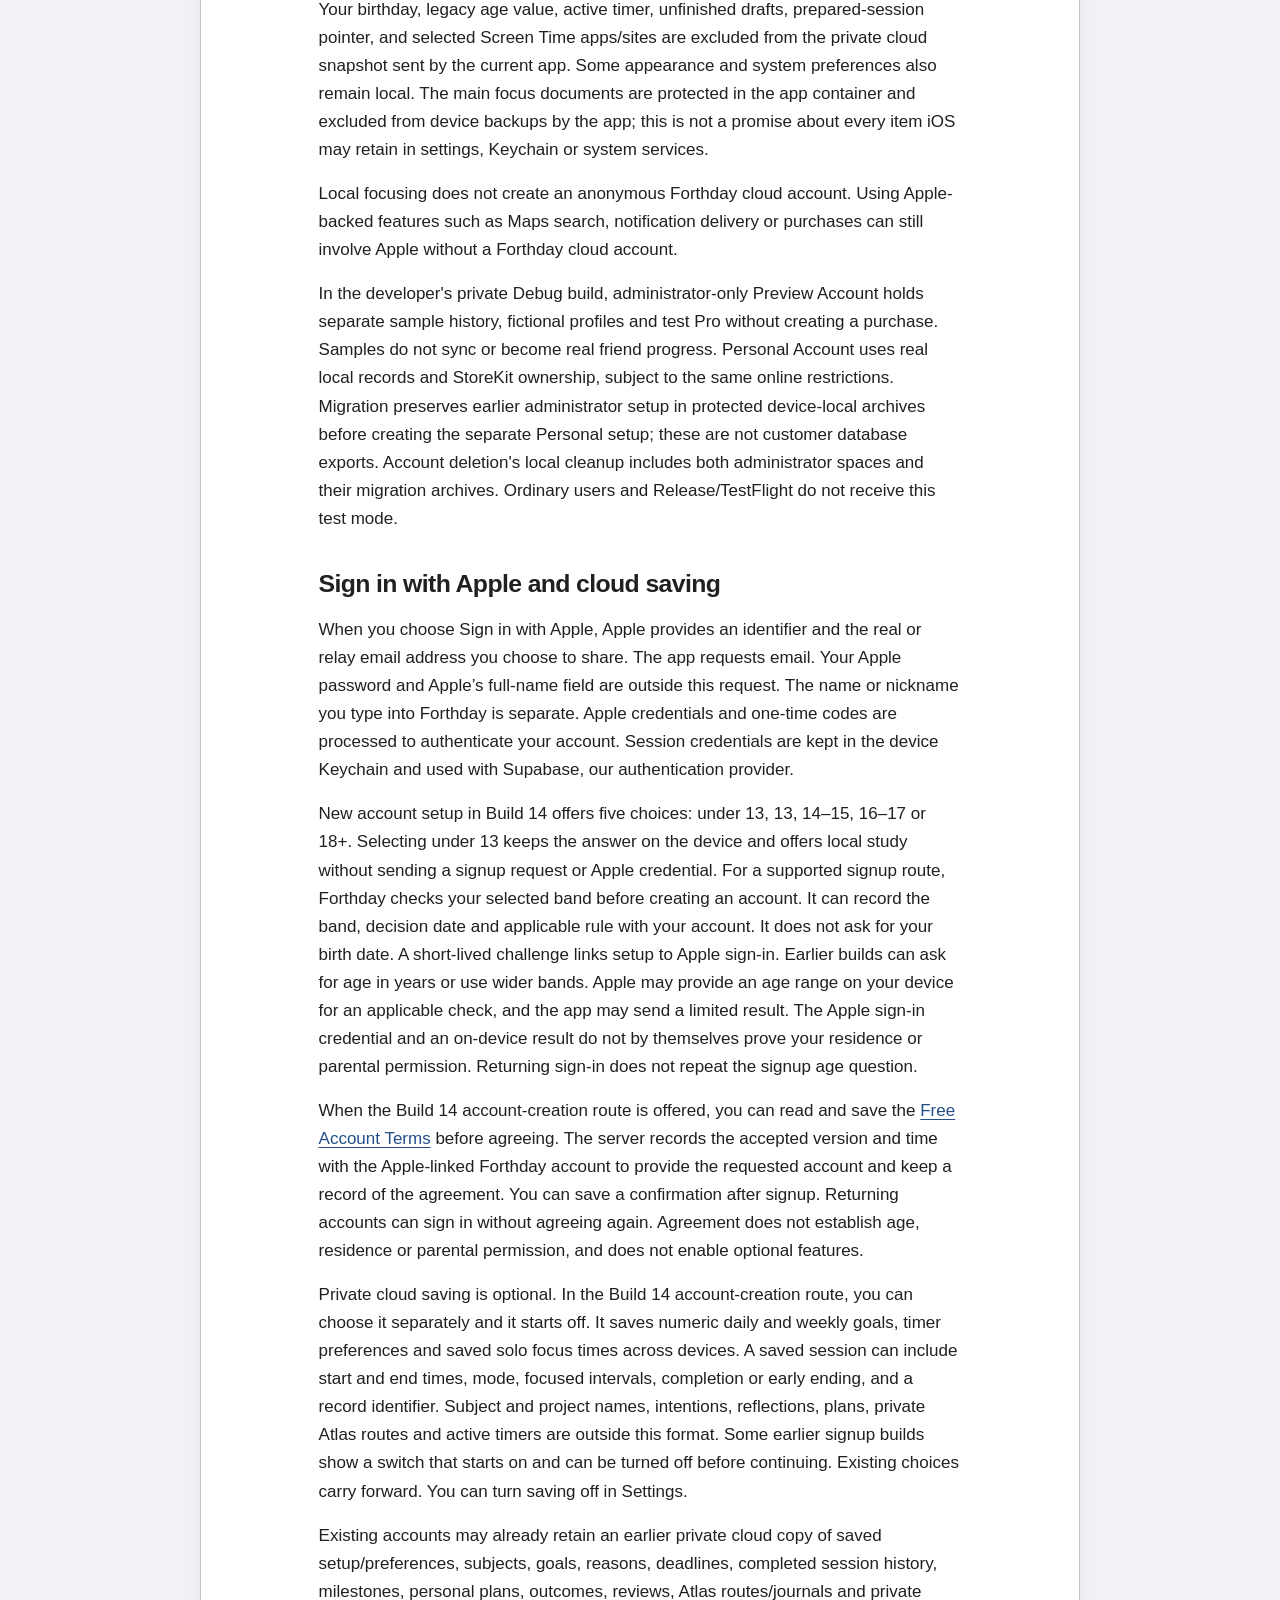
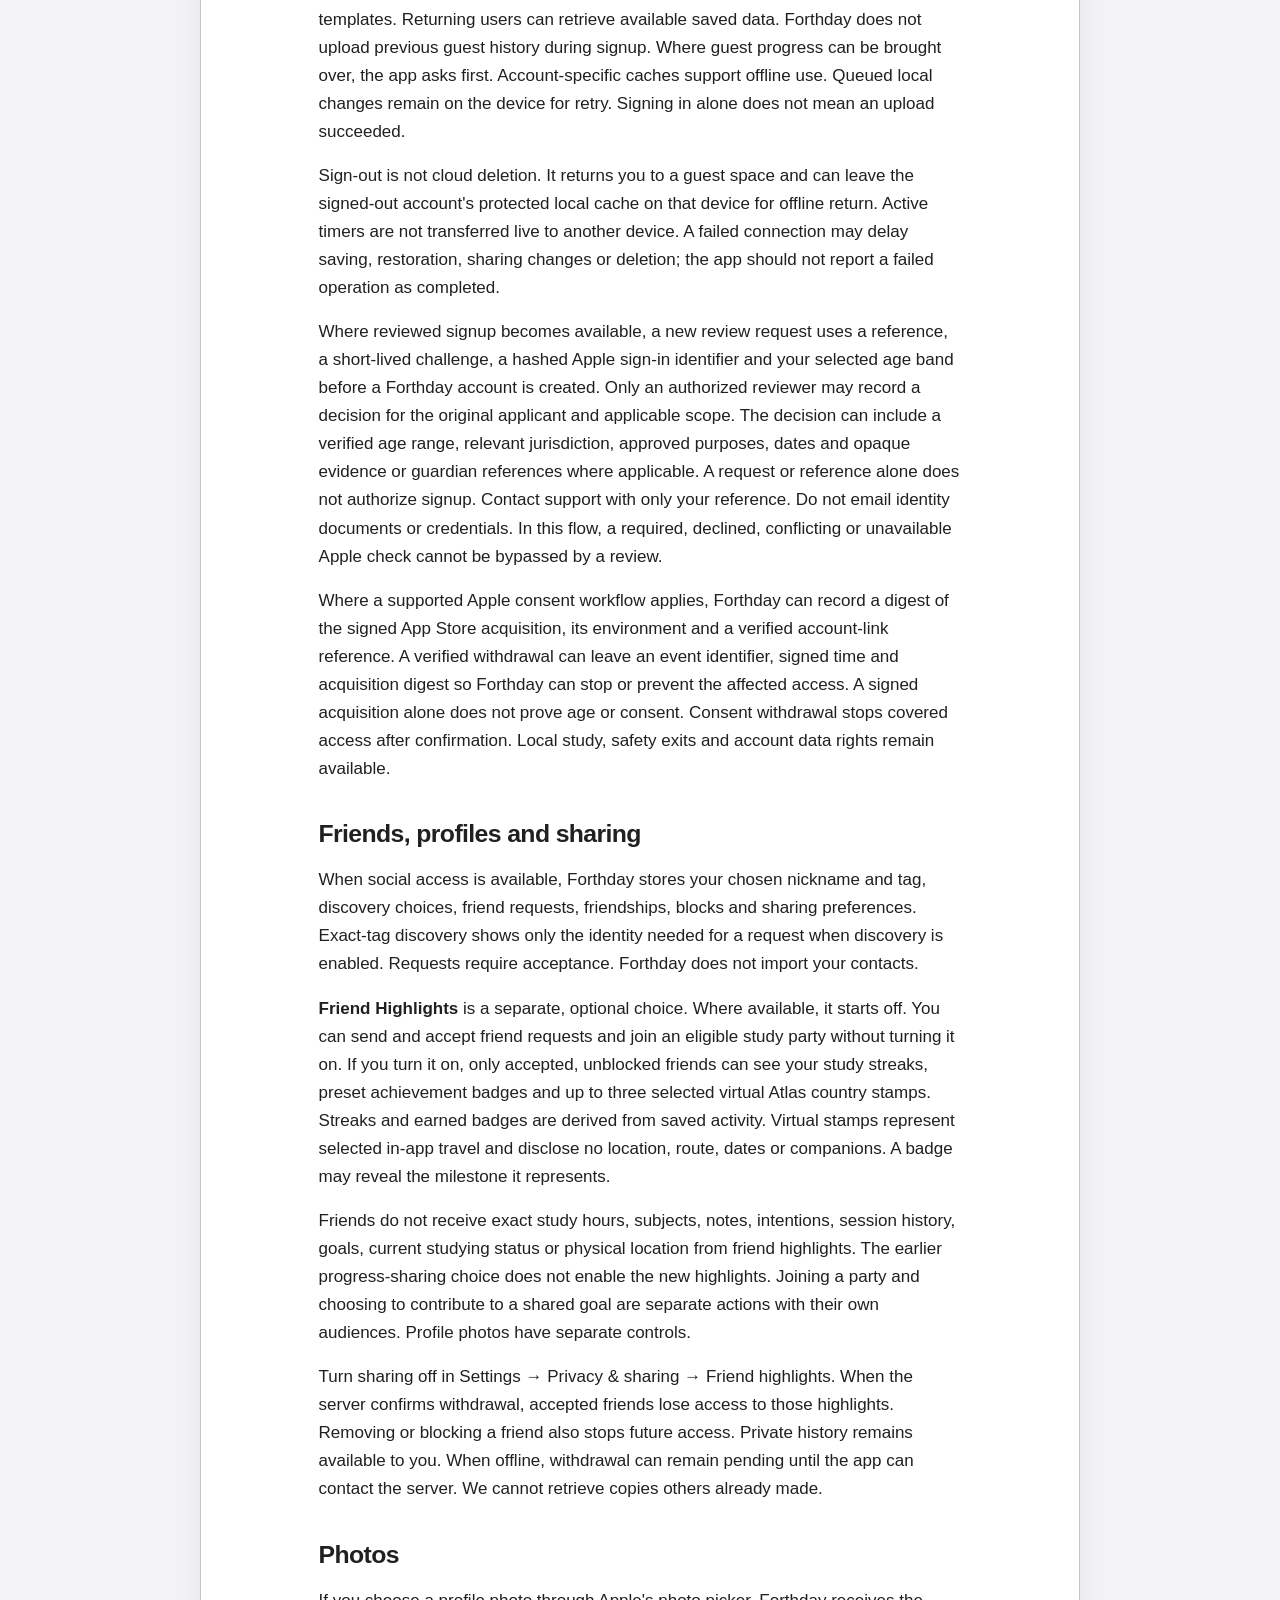
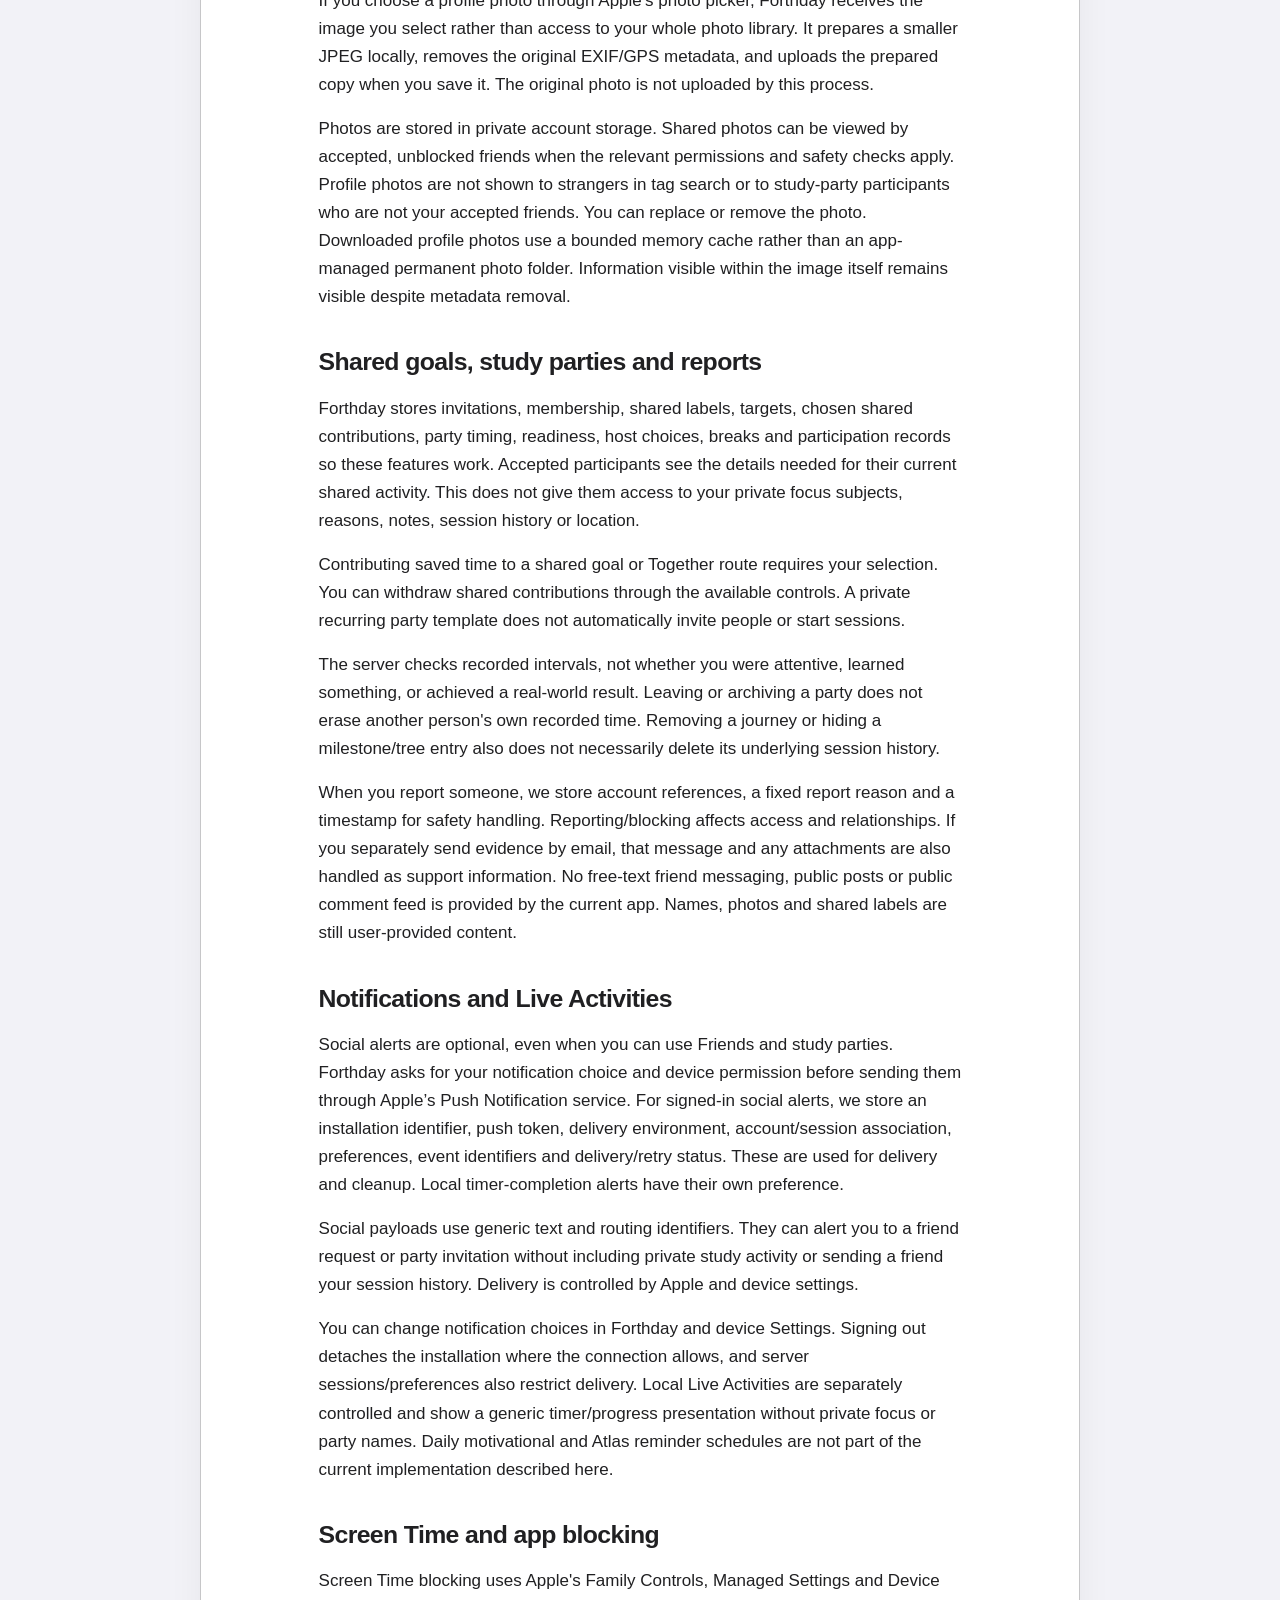
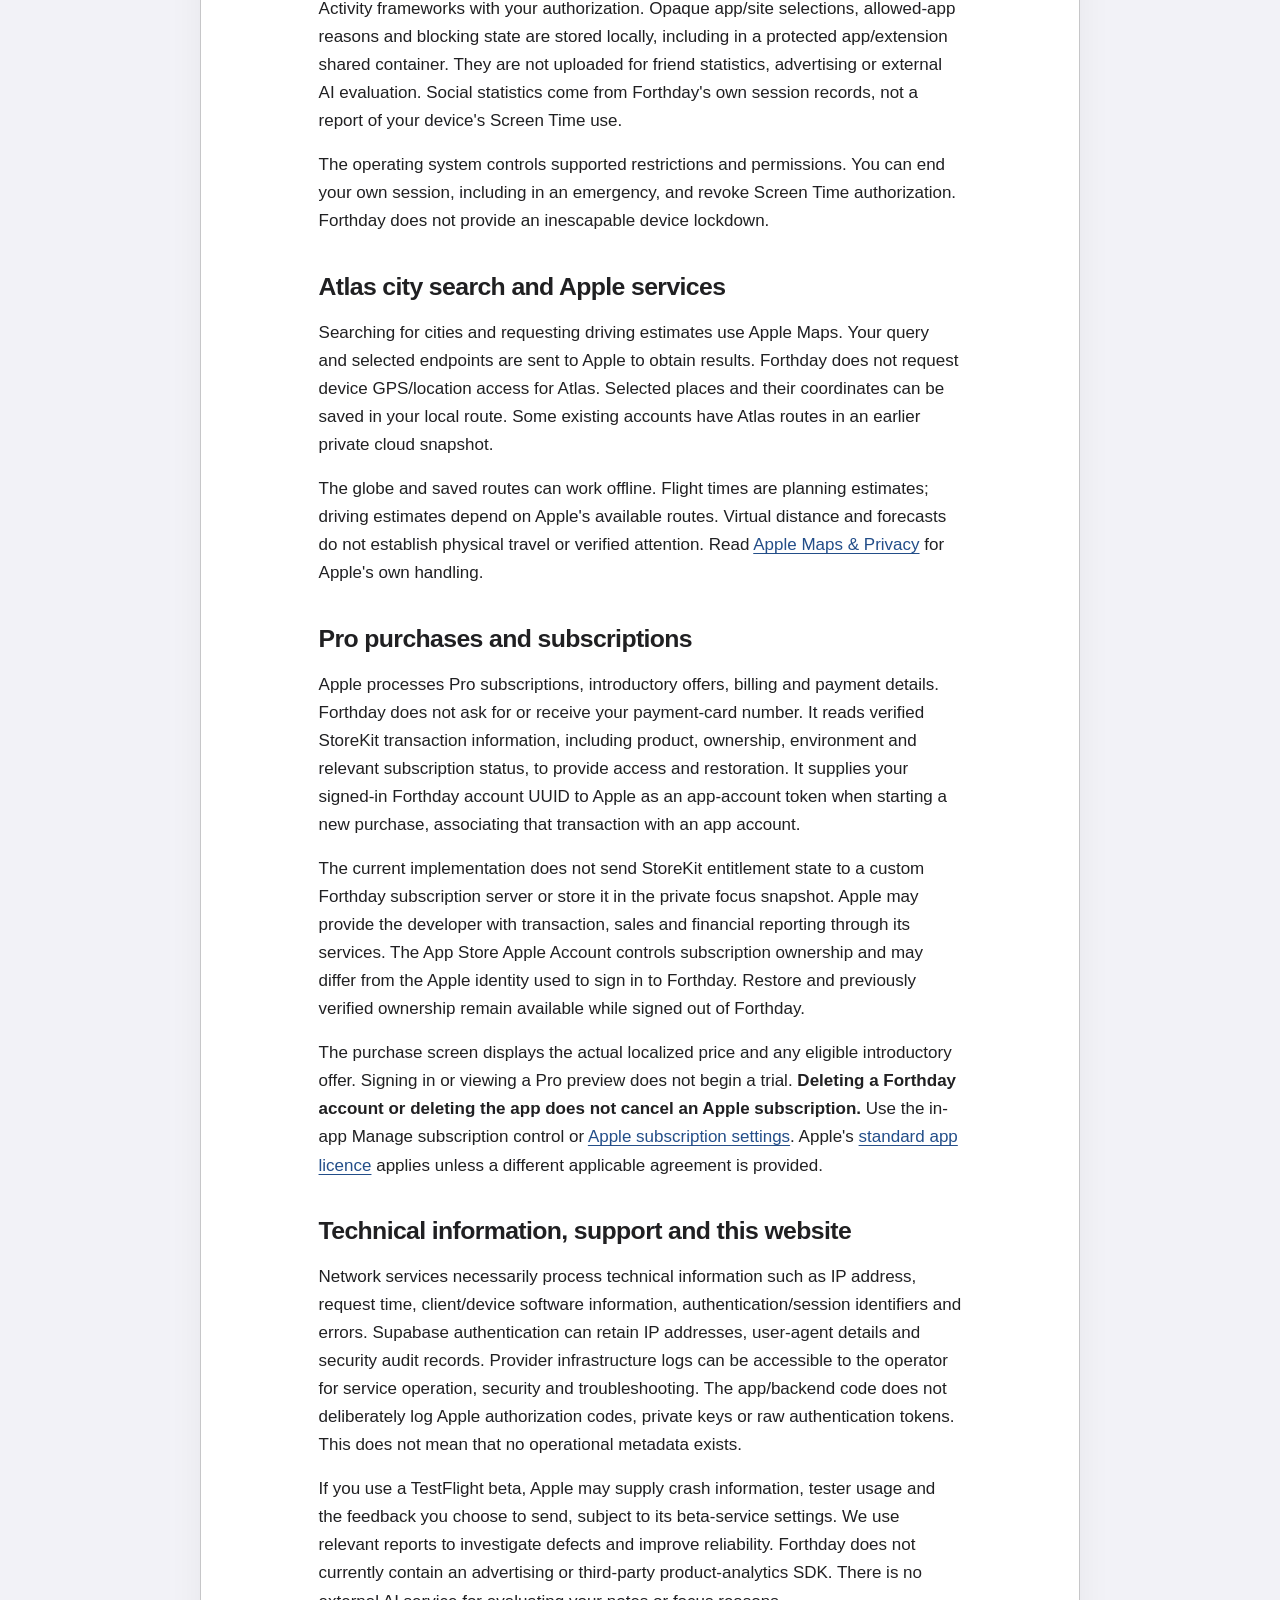
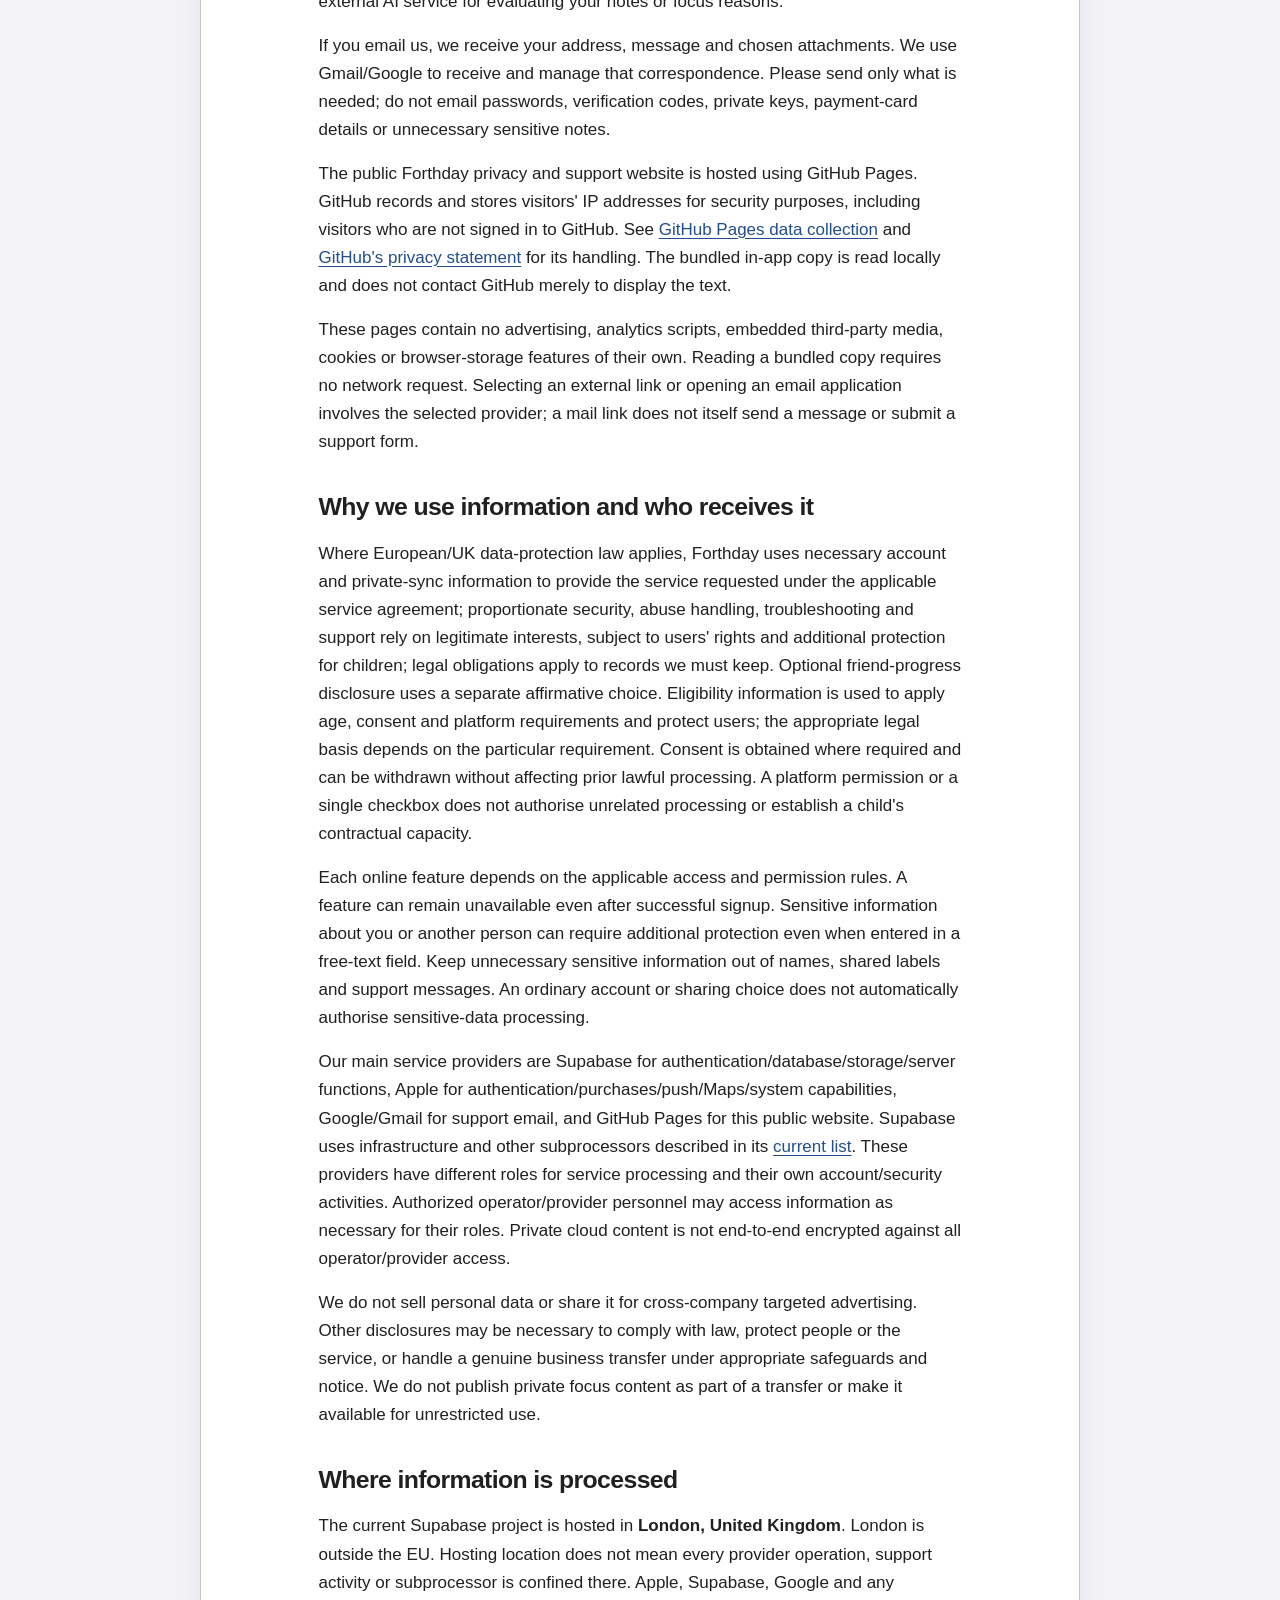
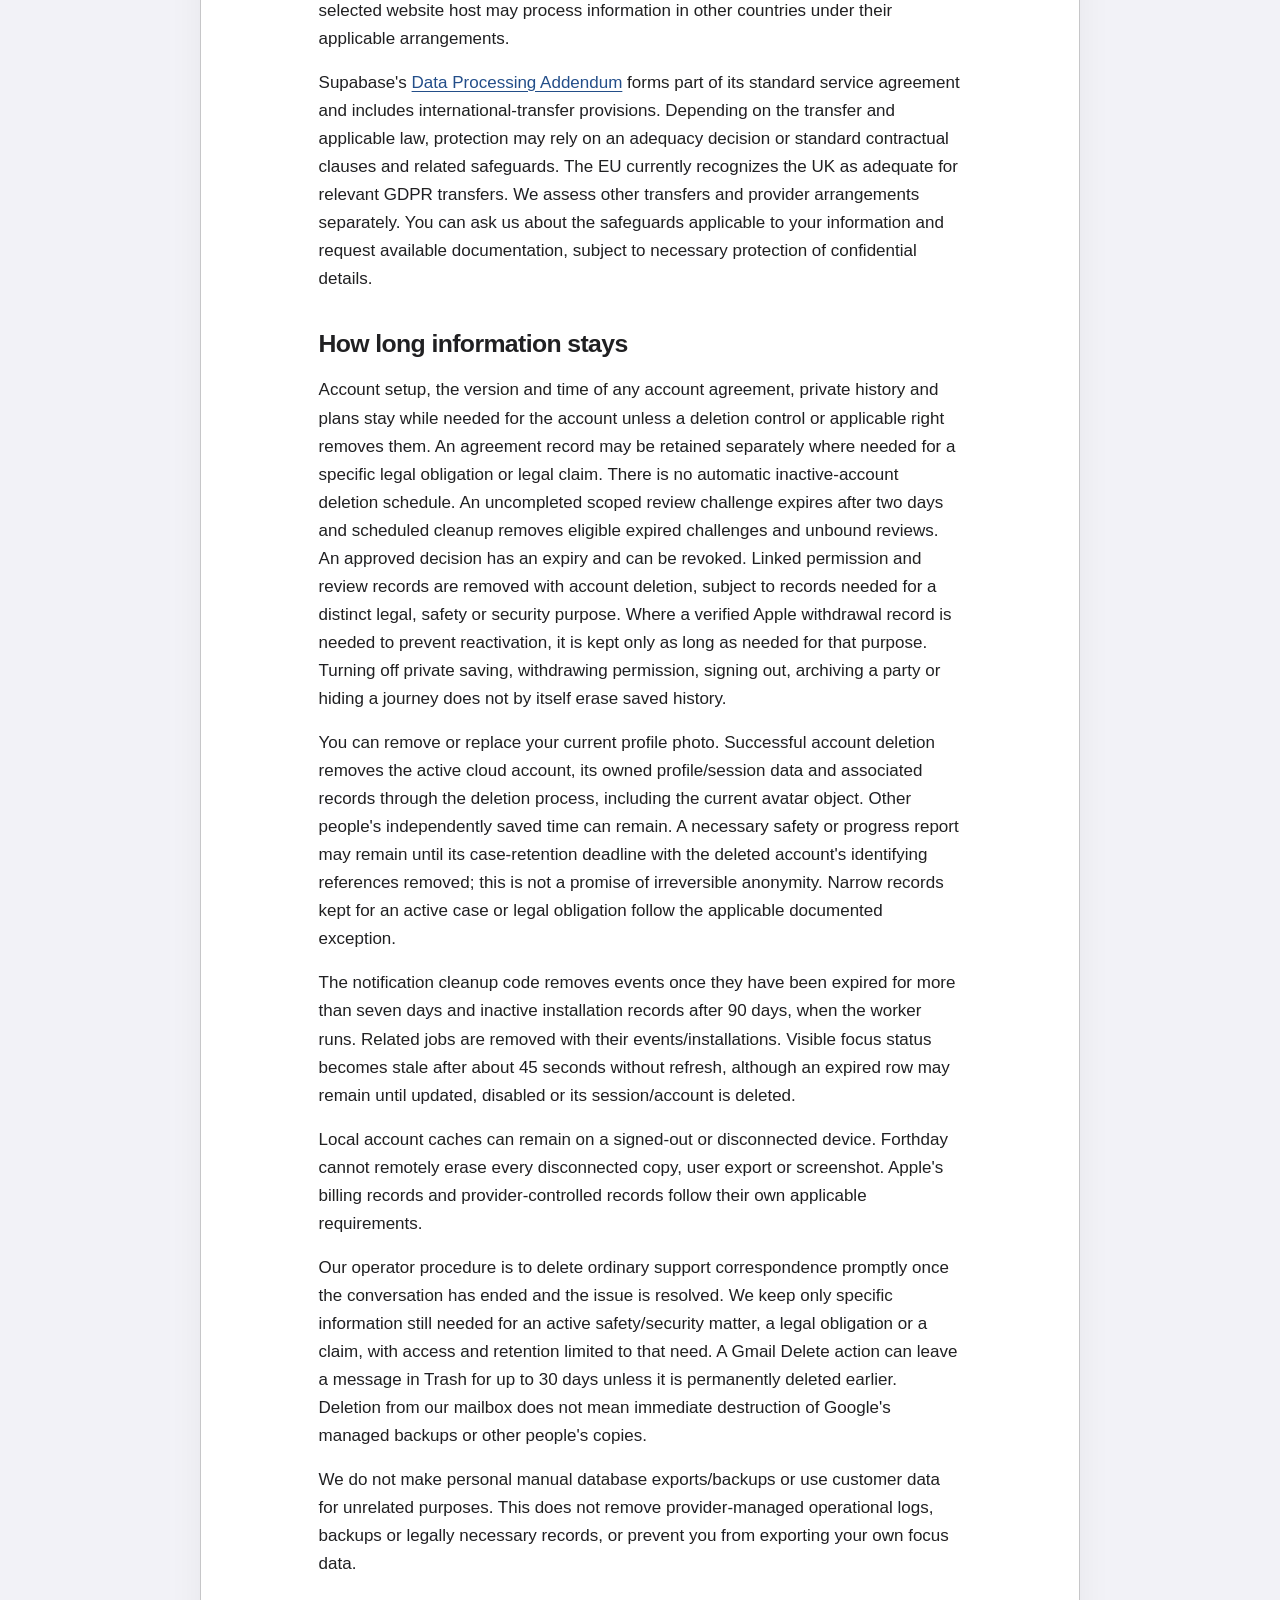
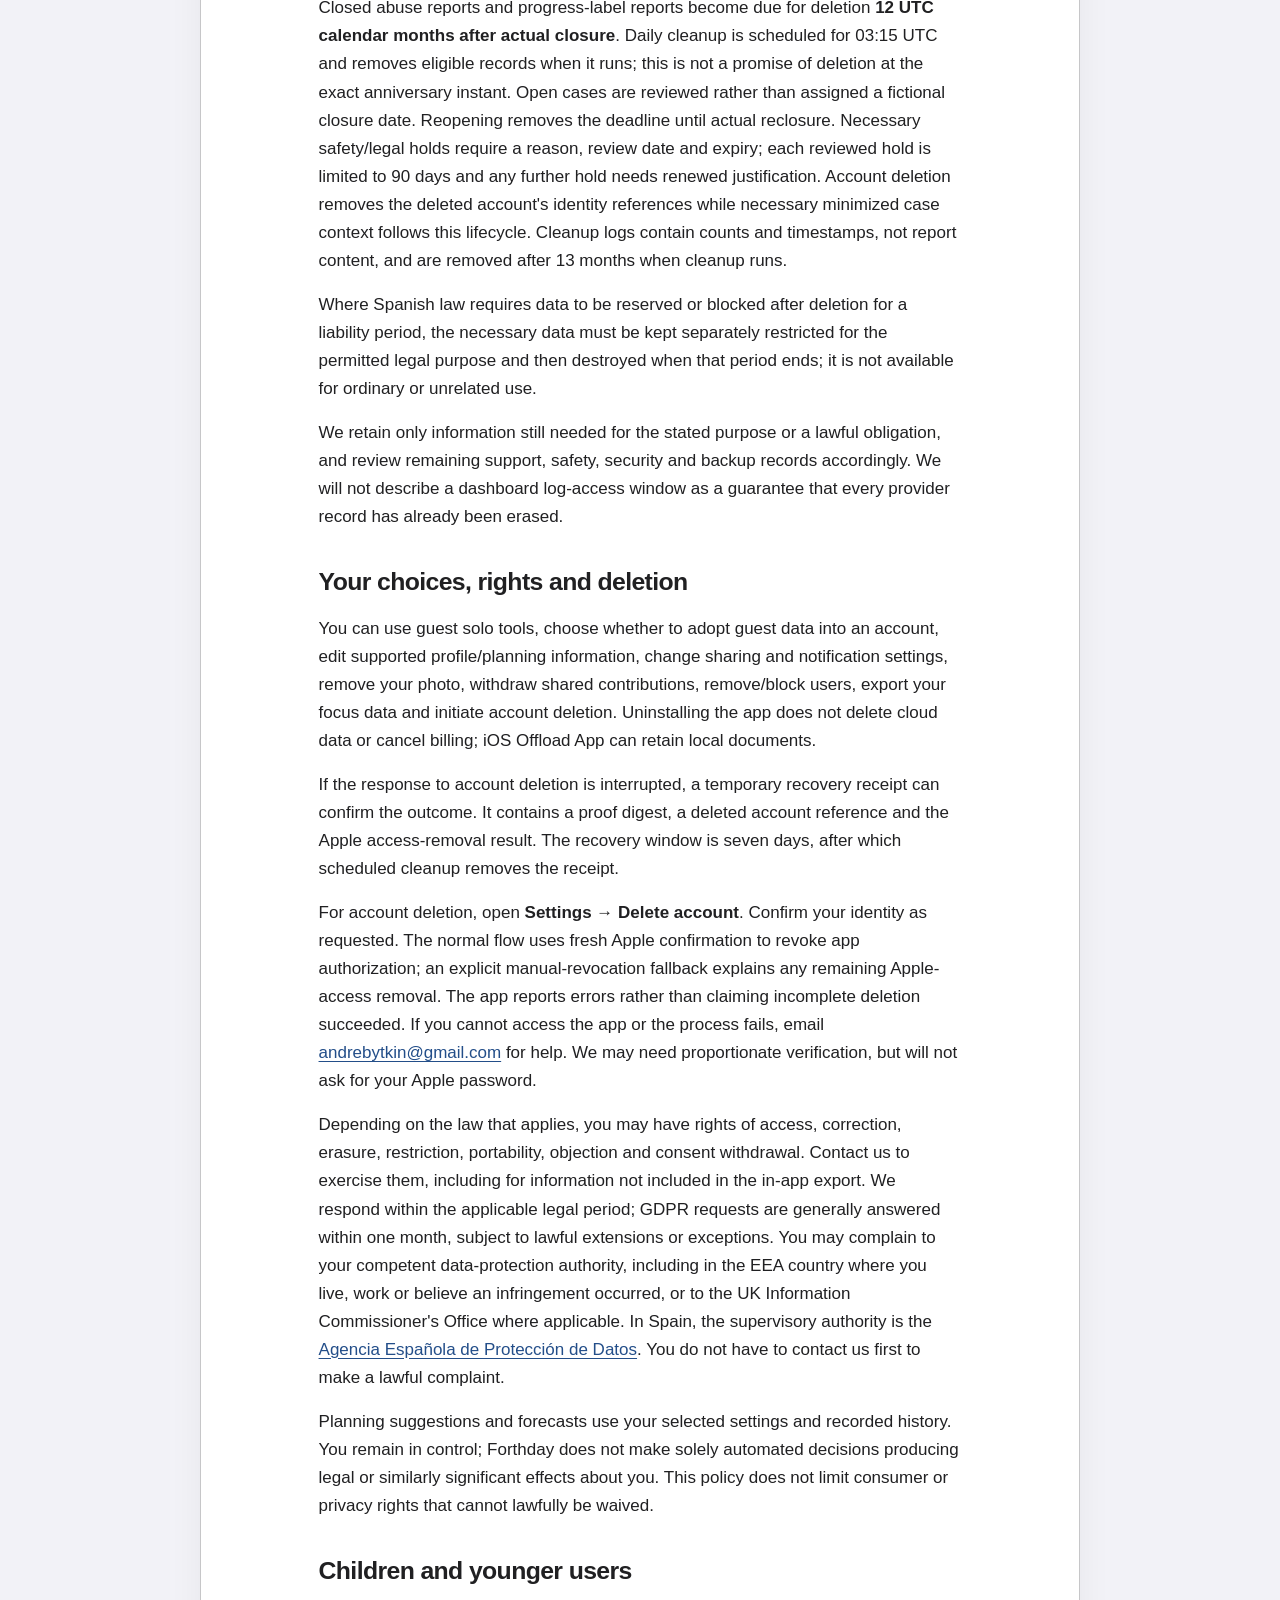
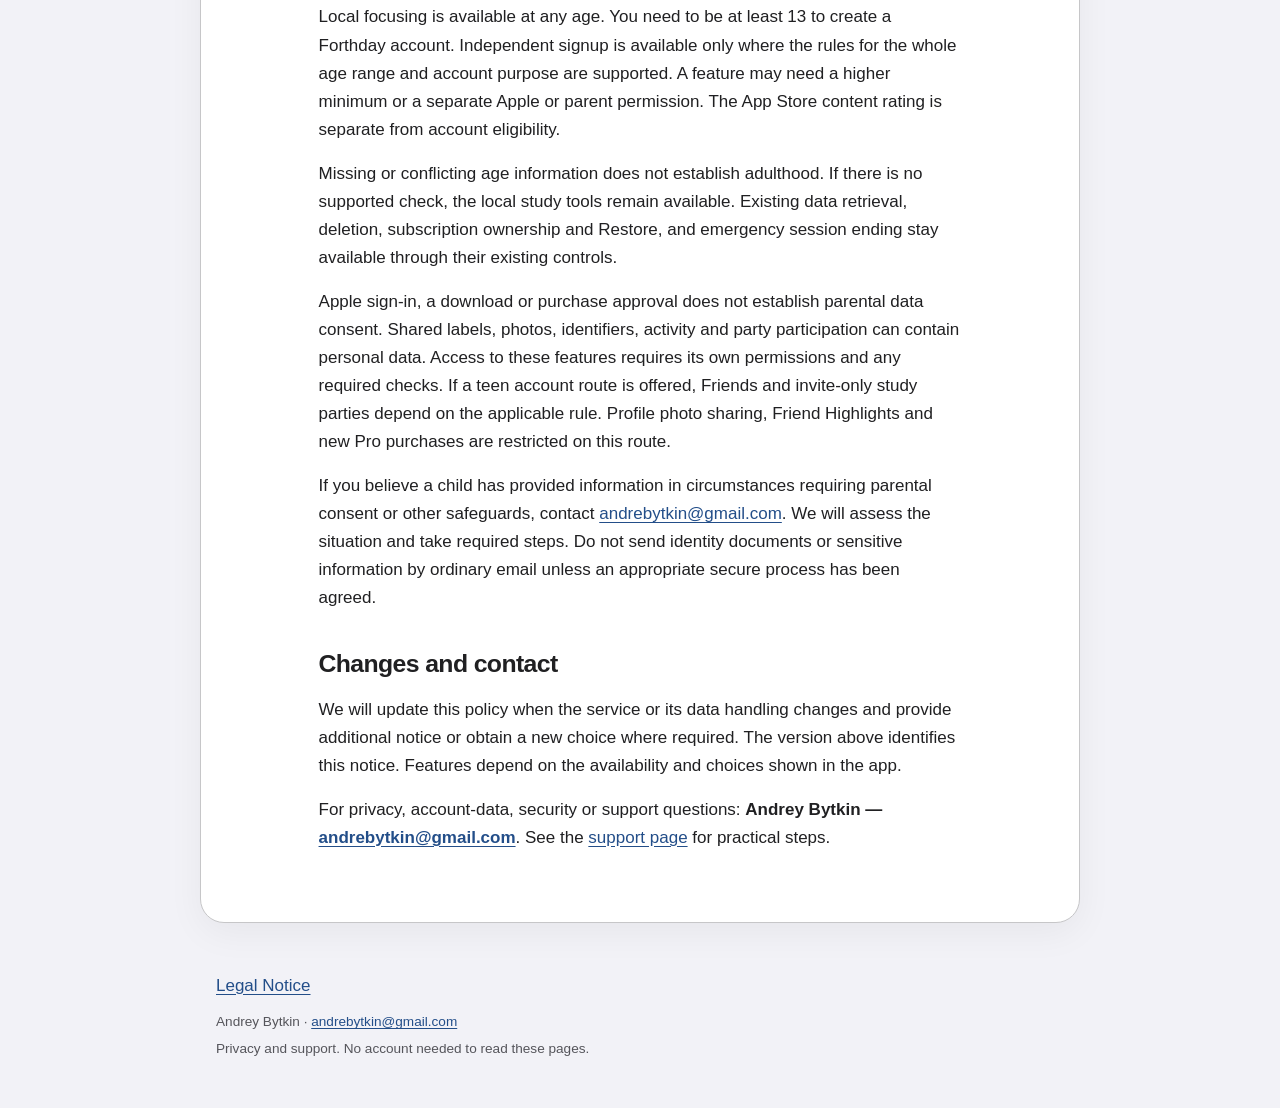
<file: privacy/online-v5.html>
<!doctype html>
<html lang="en">
<head>
  <meta charset="utf-8">
  <meta name="viewport" content="width=device-width, initial-scale=1">
  <meta name="color-scheme" content="light dark">
  
  <meta name="referrer" content="strict-origin-when-cross-origin">
  <title>Privacy Policy · Forthday</title>
  <meta name="description" content="Forthday privacy information and practical support from Andrey Bytkin.">
  <link rel="stylesheet" href="../assets/styles.css">
</head>
<body>
  <a class="skip" href="#main">Skip to content</a>
  <header class="masthead"><a class="wordmark" href="../index.html">Forthday</a><nav aria-label="Main"><a href="../index.html">Home</a><a href="../privacy/index.html">Privacy</a><a href="../support/index.html">Support</a></nav></header>
  
  <main id="main" tabindex="-1"><article><h1>Forthday Privacy Policy</h1>
<p><strong>Policy version: FD-ONLINE-2026-11-10-v5 · November 10, 2026.</strong></p>
<p>Forthday is operated by <strong>Andrey Bytkin</strong>, based in <strong>Spain</strong>. Andrey Bytkin is responsible for the personal data handled through Forthday. For privacy questions, requests or concerns, email <a href="mailto:andrebytkin@gmail.com">andrebytkin@gmail.com</a>.</p>
<p>This policy explains the Forthday iPhone/iPad app, its optional account and social features, Forthday Pro, and these privacy and support pages. Apple and the other providers named below also explain their own processing in their privacy notices.</p>
<h2 id="current-availability">Current availability</h2>
<p class="release-availability"><strong>Available now.</strong> Core focusing works at any age without an account. Eligible adults aged 18 or older can currently create an account with Apple. Account creation is designed for people who are at least 13 where the applicable route is supported. At the time of this update, signup for ages 13–17 and Friend Highlights are off. The app shows the features you can use. Additional checks can apply to an account or feature.</p>
<details class="contents"><summary>On this page</summary><ul><li><a href="#current-availability">Current availability</a></li><li><a href="#the-essentials">The essentials</a></li><li><a href="#information-on-your-device">Information on your device</a></li><li><a href="#sign-in-with-apple-and-cloud-saving">Sign in with Apple and cloud saving</a></li><li><a href="#friends-profiles-and-sharing">Friends, profiles and sharing</a></li><li><a href="#photos">Photos</a></li><li><a href="#shared-goals-study-parties-and-reports">Shared goals, study parties and reports</a></li><li><a href="#notifications-and-live-activities">Notifications and Live Activities</a></li><li><a href="#screen-time-and-app-blocking">Screen Time and app blocking</a></li><li><a href="#atlas-city-search-and-apple-services">Atlas city search and Apple services</a></li><li><a href="#pro-purchases-and-subscriptions">Pro purchases and subscriptions</a></li><li><a href="#technical-information-support-and-this-website">Technical information, support and this website</a></li><li><a href="#why-we-use-information-and-who-receives-it">Why we use information and who receives it</a></li><li><a href="#where-information-is-processed">Where information is processed</a></li><li><a href="#how-long-information-stays">How long information stays</a></li><li><a href="#your-choices-rights-and-deletion">Your choices, rights and deletion</a></li><li><a href="#children-and-younger-users">Children and younger users</a></li><li><a href="#changes-and-contact">Changes and contact</a></li></ul></details>
<h2 id="the-essentials">The essentials</h2>
<ul><li>Study on your device at any age without creating an account.</li><li>Newer signup screens ask for an age range. Apple provides your sign-in identity. Private saving is optional. Depending on the signup route, choose it during setup or separately in Settings.</li><li>Friends and parties have their own access rules. Optional friend highlights are off by default and visible only to accepted, unblocked friends when you choose to share. Discovery and alerts are separate choices.</li><li>Forthday does not include advertising, advertising tracking or a third-party analytics SDK. You can request access, correction or deletion through the app or contact us for help.</li></ul>
<h2 id="information-on-your-device">Information on your device</h2>
<p>Forthday stores the answers and content you enter, such as a name or nickname, birthday, interests, goals, motivations, deadlines, routine preferences, focus subjects and notes. It records focus sessions, including mode, dates, duration, breaks and completion or early ending, and uses these records for progress views.</p>
<p>If you use Pro planning, local content can include availability windows, subject allocations, planned sessions, recovery decisions, outcome notes, forecasts, reviews and private party templates. Atlas can store selected city stops, virtual routes, country journals and progress. Choosing a city represents a virtual journey, not evidence of your physical location.</p>
<p>Your birthday, legacy age value, active timer, unfinished drafts, prepared-session pointer, and selected Screen Time apps/sites are excluded from the private cloud snapshot sent by the current app. Some appearance and system preferences also remain local. The main focus documents are protected in the app container and excluded from device backups by the app; this is not a promise about every item iOS may retain in settings, Keychain or system services.</p>
<p>Local focusing does not create an anonymous Forthday cloud account. Using Apple-backed features such as Maps search, notification delivery or purchases can still involve Apple without a Forthday cloud account.</p>
<p>In the developer&#x27;s private Debug build, administrator-only Preview Account holds separate sample history, fictional profiles and test Pro without creating a purchase. Samples do not sync or become real friend progress. Personal Account uses real local records and StoreKit ownership, subject to the same online restrictions. Migration preserves earlier administrator setup in protected device-local archives before creating the separate Personal setup; these are not customer database exports. Account deletion&#x27;s local cleanup includes both administrator spaces and their migration archives. Ordinary users and Release/TestFlight do not receive this test mode.</p>
<h2 id="sign-in-with-apple-and-cloud-saving">Sign in with Apple and cloud saving</h2>
<p>When you choose Sign in with Apple, Apple provides an identifier and the real or relay email address you choose to share. The app requests email. Your Apple password and Apple’s full-name field are outside this request. The name or nickname you type into Forthday is separate. Apple credentials and one-time codes are processed to authenticate your account. Session credentials are kept in the device Keychain and used with Supabase, our authentication provider.</p>
<p>New account setup in Build 14 offers five choices: under 13, 13, 14–15, 16–17 or 18+. Selecting under 13 keeps the answer on the device and offers local study without sending a signup request or Apple credential. For a supported signup route, Forthday checks your selected band before creating an account. It can record the band, decision date and applicable rule with your account. It does not ask for your birth date. A short-lived challenge links setup to Apple sign-in. Earlier builds can ask for age in years or use wider bands. Apple may provide an age range on your device for an applicable check, and the app may send a limited result. The Apple sign-in credential and an on-device result do not by themselves prove your residence or parental permission. Returning sign-in does not repeat the signup age question.</p>
<p>When the Build 14 account-creation route is offered, you can read and save the <a href="../terms/index.html">Free Account Terms</a> before agreeing. The server records the accepted version and time with the Apple-linked Forthday account to provide the requested account and keep a record of the agreement. You can save a confirmation after signup. Returning accounts can sign in without agreeing again. Agreement does not establish age, residence or parental permission, and does not enable optional features.</p>
<p>Private cloud saving is optional. In the Build 14 account-creation route, you can choose it separately and it starts off. It saves numeric daily and weekly goals, timer preferences and saved solo focus times across devices. A saved session can include start and end times, mode, focused intervals, completion or early ending, and a record identifier. Subject and project names, intentions, reflections, plans, private Atlas routes and active timers are outside this format. Some earlier signup builds show a switch that starts on and can be turned off before continuing. Existing choices carry forward. You can turn saving off in Settings.</p>
<p>Existing accounts may already retain an earlier private cloud copy of saved setup/preferences, subjects, goals, reasons, deadlines, completed session history, milestones, personal plans, outcomes, reviews, Atlas routes/journals and private templates. Returning users can retrieve available saved data. Forthday does not upload previous guest history during signup. Where guest progress can be brought over, the app asks first. Account-specific caches support offline use. Queued local changes remain on the device for retry. Signing in alone does not mean an upload succeeded.</p>
<p>Sign-out is not cloud deletion. It returns you to a guest space and can leave the signed-out account&#x27;s protected local cache on that device for offline return. Active timers are not transferred live to another device. A failed connection may delay saving, restoration, sharing changes or deletion; the app should not report a failed operation as completed.</p>
<p>Where reviewed signup becomes available, a new review request uses a reference, a short-lived challenge, a hashed Apple sign-in identifier and your selected age band before a Forthday account is created. Only an authorized reviewer may record a decision for the original applicant and applicable scope. The decision can include a verified age range, relevant jurisdiction, approved purposes, dates and opaque evidence or guardian references where applicable. A request or reference alone does not authorize signup. Contact support with only your reference. Do not email identity documents or credentials. In this flow, a required, declined, conflicting or unavailable Apple check cannot be bypassed by a review.</p>
<p>Where a supported Apple consent workflow applies, Forthday can record a digest of the signed App Store acquisition, its environment and a verified account-link reference. A verified withdrawal can leave an event identifier, signed time and acquisition digest so Forthday can stop or prevent the affected access. A signed acquisition alone does not prove age or consent. Consent withdrawal stops covered access after confirmation. Local study, safety exits and account data rights remain available.</p>
<h2 id="friends-profiles-and-sharing">Friends, profiles and sharing</h2>
<p>When social access is available, Forthday stores your chosen nickname and tag, discovery choices, friend requests, friendships, blocks and sharing preferences. Exact-tag discovery shows only the identity needed for a request when discovery is enabled. Requests require acceptance. Forthday does not import your contacts.</p>
<p><strong>Friend Highlights</strong> is a separate, optional choice. Where available, it starts off. You can send and accept friend requests and join an eligible study party without turning it on. If you turn it on, only accepted, unblocked friends can see your study streaks, preset achievement badges and up to three selected virtual Atlas country stamps. Streaks and earned badges are derived from saved activity. Virtual stamps represent selected in-app travel and disclose no location, route, dates or companions. A badge may reveal the milestone it represents.</p>
<p>Friends do not receive exact study hours, subjects, notes, intentions, session history, goals, current studying status or physical location from friend highlights. The earlier progress-sharing choice does not enable the new highlights. Joining a party and choosing to contribute to a shared goal are separate actions with their own audiences. Profile photos have separate controls.</p>
<p>Turn sharing off in Settings → Privacy &amp; sharing → Friend highlights. When the server confirms withdrawal, accepted friends lose access to those highlights. Removing or blocking a friend also stops future access. Private history remains available to you. When offline, withdrawal can remain pending until the app can contact the server. We cannot retrieve copies others already made.</p>
<h2 id="photos">Photos</h2>
<p>If you choose a profile photo through Apple&#x27;s photo picker, Forthday receives the image you select rather than access to your whole photo library. It prepares a smaller JPEG locally, removes the original EXIF/GPS metadata, and uploads the prepared copy when you save it. The original photo is not uploaded by this process.</p>
<p>Photos are stored in private account storage. Shared photos can be viewed by accepted, unblocked friends when the relevant permissions and safety checks apply. Profile photos are not shown to strangers in tag search or to study-party participants who are not your accepted friends. You can replace or remove the photo. Downloaded profile photos use a bounded memory cache rather than an app-managed permanent photo folder. Information visible within the image itself remains visible despite metadata removal.</p>
<h2 id="shared-goals-study-parties-and-reports">Shared goals, study parties and reports</h2>
<p>Forthday stores invitations, membership, shared labels, targets, chosen shared contributions, party timing, readiness, host choices, breaks and participation records so these features work. Accepted participants see the details needed for their current shared activity. This does not give them access to your private focus subjects, reasons, notes, session history or location.</p>
<p>Contributing saved time to a shared goal or Together route requires your selection. You can withdraw shared contributions through the available controls. A private recurring party template does not automatically invite people or start sessions.</p>
<p>The server checks recorded intervals, not whether you were attentive, learned something, or achieved a real-world result. Leaving or archiving a party does not erase another person&#x27;s own recorded time. Removing a journey or hiding a milestone/tree entry also does not necessarily delete its underlying session history.</p>
<p>When you report someone, we store account references, a fixed report reason and a timestamp for safety handling. Reporting/blocking affects access and relationships. If you separately send evidence by email, that message and any attachments are also handled as support information. No free-text friend messaging, public posts or public comment feed is provided by the current app. Names, photos and shared labels are still user-provided content.</p>
<h2 id="notifications-and-live-activities">Notifications and Live Activities</h2>
<p>Social alerts are optional, even when you can use Friends and study parties. Forthday asks for your notification choice and device permission before sending them through Apple’s Push Notification service. For signed-in social alerts, we store an installation identifier, push token, delivery environment, account/session association, preferences, event identifiers and delivery/retry status. These are used for delivery and cleanup. Local timer-completion alerts have their own preference.</p>
<p>Social payloads use generic text and routing identifiers. They can alert you to a friend request or party invitation without including private study activity or sending a friend your session history. Delivery is controlled by Apple and device settings.</p>
<p>You can change notification choices in Forthday and device Settings. Signing out detaches the installation where the connection allows, and server sessions/preferences also restrict delivery. Local Live Activities are separately controlled and show a generic timer/progress presentation without private focus or party names. Daily motivational and Atlas reminder schedules are not part of the current implementation described here.</p>
<h2 id="screen-time-and-app-blocking">Screen Time and app blocking</h2>
<p>Screen Time blocking uses Apple&#x27;s Family Controls, Managed Settings and Device Activity frameworks with your authorization. Opaque app/site selections, allowed-app reasons and blocking state are stored locally, including in a protected app/extension shared container. They are not uploaded for friend statistics, advertising or external AI evaluation. Social statistics come from Forthday&#x27;s own session records, not a report of your device&#x27;s Screen Time use.</p>
<p>The operating system controls supported restrictions and permissions. You can end your own session, including in an emergency, and revoke Screen Time authorization. Forthday does not provide an inescapable device lockdown.</p>
<h2 id="atlas-city-search-and-apple-services">Atlas city search and Apple services</h2>
<p>Searching for cities and requesting driving estimates use Apple Maps. Your query and selected endpoints are sent to Apple to obtain results. Forthday does not request device GPS/location access for Atlas. Selected places and their coordinates can be saved in your local route. Some existing accounts have Atlas routes in an earlier private cloud snapshot.</p>
<p>The globe and saved routes can work offline. Flight times are planning estimates; driving estimates depend on Apple&#x27;s available routes. Virtual distance and forecasts do not establish physical travel or verified attention. Read <a href="https://www.apple.com/legal/privacy/data/en/apple-maps/">Apple Maps &amp; Privacy</a> for Apple&#x27;s own handling.</p>
<h2 id="pro-purchases-and-subscriptions">Pro purchases and subscriptions</h2>
<p>Apple processes Pro subscriptions, introductory offers, billing and payment details. Forthday does not ask for or receive your payment-card number. It reads verified StoreKit transaction information, including product, ownership, environment and relevant subscription status, to provide access and restoration. It supplies your signed-in Forthday account UUID to Apple as an app-account token when starting a new purchase, associating that transaction with an app account.</p>
<p>The current implementation does not send StoreKit entitlement state to a custom Forthday subscription server or store it in the private focus snapshot. Apple may provide the developer with transaction, sales and financial reporting through its services. The App Store Apple Account controls subscription ownership and may differ from the Apple identity used to sign in to Forthday. Restore and previously verified ownership remain available while signed out of Forthday.</p>
<p>The purchase screen displays the actual localized price and any eligible introductory offer. Signing in or viewing a Pro preview does not begin a trial. <strong>Deleting a Forthday account or deleting the app does not cancel an Apple subscription.</strong> Use the in-app Manage subscription control or <a href="https://apps.apple.com/account/subscriptions/">Apple subscription settings</a>. Apple&#x27;s <a href="https://www.apple.com/legal/internet-services/itunes/dev/stdeula/">standard app licence</a> applies unless a different applicable agreement is provided.</p>
<h2 id="technical-information-support-and-this-website">Technical information, support and this website</h2>
<p>Network services necessarily process technical information such as IP address, request time, client/device software information, authentication/session identifiers and errors. Supabase authentication can retain IP addresses, user-agent details and security audit records. Provider infrastructure logs can be accessible to the operator for service operation, security and troubleshooting. The app/backend code does not deliberately log Apple authorization codes, private keys or raw authentication tokens. This does not mean that no operational metadata exists.</p>
<p>If you use a TestFlight beta, Apple may supply crash information, tester usage and the feedback you choose to send, subject to its beta-service settings. We use relevant reports to investigate defects and improve reliability. Forthday does not currently contain an advertising or third-party product-analytics SDK. There is no external AI service for evaluating your notes or focus reasons.</p>
<p>If you email us, we receive your address, message and chosen attachments. We use Gmail/Google to receive and manage that correspondence. Please send only what is needed; do not email passwords, verification codes, private keys, payment-card details or unnecessary sensitive notes.</p>
<p>The public Forthday privacy and support website is hosted using GitHub Pages. GitHub records and stores visitors&#x27; IP addresses for security purposes, including visitors who are not signed in to GitHub. See <a href="https://docs.github.com/en/pages/getting-started-with-github-pages/what-is-github-pages#data-collection">GitHub Pages data collection</a> and <a href="https://docs.github.com/en/site-policy/privacy-policies/github-general-privacy-statement">GitHub&#x27;s privacy statement</a> for its handling. The bundled in-app copy is read locally and does not contact GitHub merely to display the text.</p>
<p>These pages contain no advertising, analytics scripts, embedded third-party media, cookies or browser-storage features of their own. Reading a bundled copy requires no network request. Selecting an external link or opening an email application involves the selected provider; a mail link does not itself send a message or submit a support form.</p>
<h2 id="why-we-use-information-and-who-receives-it">Why we use information and who receives it</h2>
<p>Where European/UK data-protection law applies, Forthday uses necessary account and private-sync information to provide the service requested under the applicable service agreement; proportionate security, abuse handling, troubleshooting and support rely on legitimate interests, subject to users&#x27; rights and additional protection for children; legal obligations apply to records we must keep. Optional friend-progress disclosure uses a separate affirmative choice. Eligibility information is used to apply age, consent and platform requirements and protect users; the appropriate legal basis depends on the particular requirement. Consent is obtained where required and can be withdrawn without affecting prior lawful processing. A platform permission or a single checkbox does not authorise unrelated processing or establish a child&#x27;s contractual capacity.</p>
<p>Each online feature depends on the applicable access and permission rules. A feature can remain unavailable even after successful signup. Sensitive information about you or another person can require additional protection even when entered in a free-text field. Keep unnecessary sensitive information out of names, shared labels and support messages. An ordinary account or sharing choice does not automatically authorise sensitive-data processing.</p>
<p>Our main service providers are Supabase for authentication/database/storage/server functions, Apple for authentication/purchases/push/Maps/system capabilities, Google/Gmail for support email, and GitHub Pages for this public website. Supabase uses infrastructure and other subprocessors described in its <a href="https://supabase.com/legal/subprocessors">current list</a>. These providers have different roles for service processing and their own account/security activities. Authorized operator/provider personnel may access information as necessary for their roles. Private cloud content is not end-to-end encrypted against all operator/provider access.</p>
<p>We do not sell personal data or share it for cross-company targeted advertising. Other disclosures may be necessary to comply with law, protect people or the service, or handle a genuine business transfer under appropriate safeguards and notice. We do not publish private focus content as part of a transfer or make it available for unrestricted use.</p>
<h2 id="where-information-is-processed">Where information is processed</h2>
<p>The current Supabase project is hosted in <strong>London, United Kingdom</strong>. London is outside the EU. Hosting location does not mean every provider operation, support activity or subprocessor is confined there. Apple, Supabase, Google and any selected website host may process information in other countries under their applicable arrangements.</p>
<p>Supabase&#x27;s <a href="https://supabase.com/legal/dpa">Data Processing Addendum</a> forms part of its standard service agreement and includes international-transfer provisions. Depending on the transfer and applicable law, protection may rely on an adequacy decision or standard contractual clauses and related safeguards. The EU currently recognizes the UK as adequate for relevant GDPR transfers. We assess other transfers and provider arrangements separately. You can ask us about the safeguards applicable to your information and request available documentation, subject to necessary protection of confidential details.</p>
<h2 id="how-long-information-stays">How long information stays</h2>
<p>Account setup, the version and time of any account agreement, private history and plans stay while needed for the account unless a deletion control or applicable right removes them. An agreement record may be retained separately where needed for a specific legal obligation or legal claim. There is no automatic inactive-account deletion schedule. An uncompleted scoped review challenge expires after two days and scheduled cleanup removes eligible expired challenges and unbound reviews. An approved decision has an expiry and can be revoked. Linked permission and review records are removed with account deletion, subject to records needed for a distinct legal, safety or security purpose. Where a verified Apple withdrawal record is needed to prevent reactivation, it is kept only as long as needed for that purpose. Turning off private saving, withdrawing permission, signing out, archiving a party or hiding a journey does not by itself erase saved history.</p>
<p>You can remove or replace your current profile photo. Successful account deletion removes the active cloud account, its owned profile/session data and associated records through the deletion process, including the current avatar object. Other people&#x27;s independently saved time can remain. A necessary safety or progress report may remain until its case-retention deadline with the deleted account&#x27;s identifying references removed; this is not a promise of irreversible anonymity. Narrow records kept for an active case or legal obligation follow the applicable documented exception.</p>
<p>The notification cleanup code removes events once they have been expired for more than seven days and inactive installation records after 90 days, when the worker runs. Related jobs are removed with their events/installations. Visible focus status becomes stale after about 45 seconds without refresh, although an expired row may remain until updated, disabled or its session/account is deleted.</p>
<p>Local account caches can remain on a signed-out or disconnected device. Forthday cannot remotely erase every disconnected copy, user export or screenshot. Apple&#x27;s billing records and provider-controlled records follow their own applicable requirements.</p>
<p>Our operator procedure is to delete ordinary support correspondence promptly once the conversation has ended and the issue is resolved. We keep only specific information still needed for an active safety/security matter, a legal obligation or a claim, with access and retention limited to that need. A Gmail Delete action can leave a message in Trash for up to 30 days unless it is permanently deleted earlier. Deletion from our mailbox does not mean immediate destruction of Google&#x27;s managed backups or other people&#x27;s copies.</p>
<p>We do not make personal manual database exports/backups or use customer data for unrelated purposes. This does not remove provider-managed operational logs, backups or legally necessary records, or prevent you from exporting your own focus data.</p>
<p>Closed abuse reports and progress-label reports become due for deletion <strong>12 UTC calendar months after actual closure</strong>. Daily cleanup is scheduled for 03:15 UTC and removes eligible records when it runs; this is not a promise of deletion at the exact anniversary instant. Open cases are reviewed rather than assigned a fictional closure date. Reopening removes the deadline until actual reclosure. Necessary safety/legal holds require a reason, review date and expiry; each reviewed hold is limited to 90 days and any further hold needs renewed justification. Account deletion removes the deleted account&#x27;s identity references while necessary minimized case context follows this lifecycle. Cleanup logs contain counts and timestamps, not report content, and are removed after 13 months when cleanup runs.</p>
<p>Where Spanish law requires data to be reserved or blocked after deletion for a liability period, the necessary data must be kept separately restricted for the permitted legal purpose and then destroyed when that period ends; it is not available for ordinary or unrelated use.</p>
<p>We retain only information still needed for the stated purpose or a lawful obligation, and review remaining support, safety, security and backup records accordingly. We will not describe a dashboard log-access window as a guarantee that every provider record has already been erased.</p>
<h2 id="your-choices-rights-and-deletion">Your choices, rights and deletion</h2>
<p>You can use guest solo tools, choose whether to adopt guest data into an account, edit supported profile/planning information, change sharing and notification settings, remove your photo, withdraw shared contributions, remove/block users, export your focus data and initiate account deletion. Uninstalling the app does not delete cloud data or cancel billing; iOS Offload App can retain local documents.</p>
<p>If the response to account deletion is interrupted, a temporary recovery receipt can confirm the outcome. It contains a proof digest, a deleted account reference and the Apple access-removal result. The recovery window is seven days, after which scheduled cleanup removes the receipt.</p>
<p>For account deletion, open <strong>Settings → Delete account</strong>. Confirm your identity as requested. The normal flow uses fresh Apple confirmation to revoke app authorization; an explicit manual-revocation fallback explains any remaining Apple-access removal. The app reports errors rather than claiming incomplete deletion succeeded. If you cannot access the app or the process fails, email <a href="mailto:andrebytkin@gmail.com">andrebytkin@gmail.com</a> for help. We may need proportionate verification, but will not ask for your Apple password.</p>
<p>Depending on the law that applies, you may have rights of access, correction, erasure, restriction, portability, objection and consent withdrawal. Contact us to exercise them, including for information not included in the in-app export. We respond within the applicable legal period; GDPR requests are generally answered within one month, subject to lawful extensions or exceptions. You may complain to your competent data-protection authority, including in the EEA country where you live, work or believe an infringement occurred, or to the UK Information Commissioner&#x27;s Office where applicable. In Spain, the supervisory authority is the <a href="https://www.aepd.es/">Agencia Española de Protección de Datos</a>. You do not have to contact us first to make a lawful complaint.</p>
<p>Planning suggestions and forecasts use your selected settings and recorded history. You remain in control; Forthday does not make solely automated decisions producing legal or similarly significant effects about you. This policy does not limit consumer or privacy rights that cannot lawfully be waived.</p>
<h2 id="children-and-younger-users">Children and younger users</h2>
<p>Local focusing is available at any age. You need to be at least 13 to create a Forthday account. Independent signup is available only where the rules for the whole age range and account purpose are supported. A feature may need a higher minimum or a separate Apple or parent permission. The App Store content rating is separate from account eligibility.</p>
<p>Missing or conflicting age information does not establish adulthood. If there is no supported check, the local study tools remain available. Existing data retrieval, deletion, subscription ownership and Restore, and emergency session ending stay available through their existing controls.</p>
<p>Apple sign-in, a download or purchase approval does not establish parental data consent. Shared labels, photos, identifiers, activity and party participation can contain personal data. Access to these features requires its own permissions and any required checks. If a teen account route is offered, Friends and invite-only study parties depend on the applicable rule. Profile photo sharing, Friend Highlights and new Pro purchases are restricted on this route.</p>
<p>If you believe a child has provided information in circumstances requiring parental consent or other safeguards, contact <a href="mailto:andrebytkin@gmail.com">andrebytkin@gmail.com</a>. We will assess the situation and take required steps. Do not send identity documents or sensitive information by ordinary email unless an appropriate secure process has been agreed.</p>
<h2 id="changes-and-contact">Changes and contact</h2>
<p>We will update this policy when the service or its data handling changes and provide additional notice or obtain a new choice where required. The version above identifies this notice. Features depend on the availability and choices shown in the app.</p>
<p>For privacy, account-data, security or support questions: <strong>Andrey Bytkin — <a href="mailto:andrebytkin@gmail.com">andrebytkin@gmail.com</a></strong>. See the <a href="../support/index.html">support page</a> for practical steps.</p></article></main>
  <footer><nav class="legal-footer" aria-label="Legal information"><a href="../legal-notice/index.html">Legal Notice</a></nav><p>Andrey Bytkin · <a href="mailto:andrebytkin@gmail.com">andrebytkin@gmail.com</a></p><p>Privacy and support. No account needed to read these pages.</p></footer>
</body>
</html>
</file>
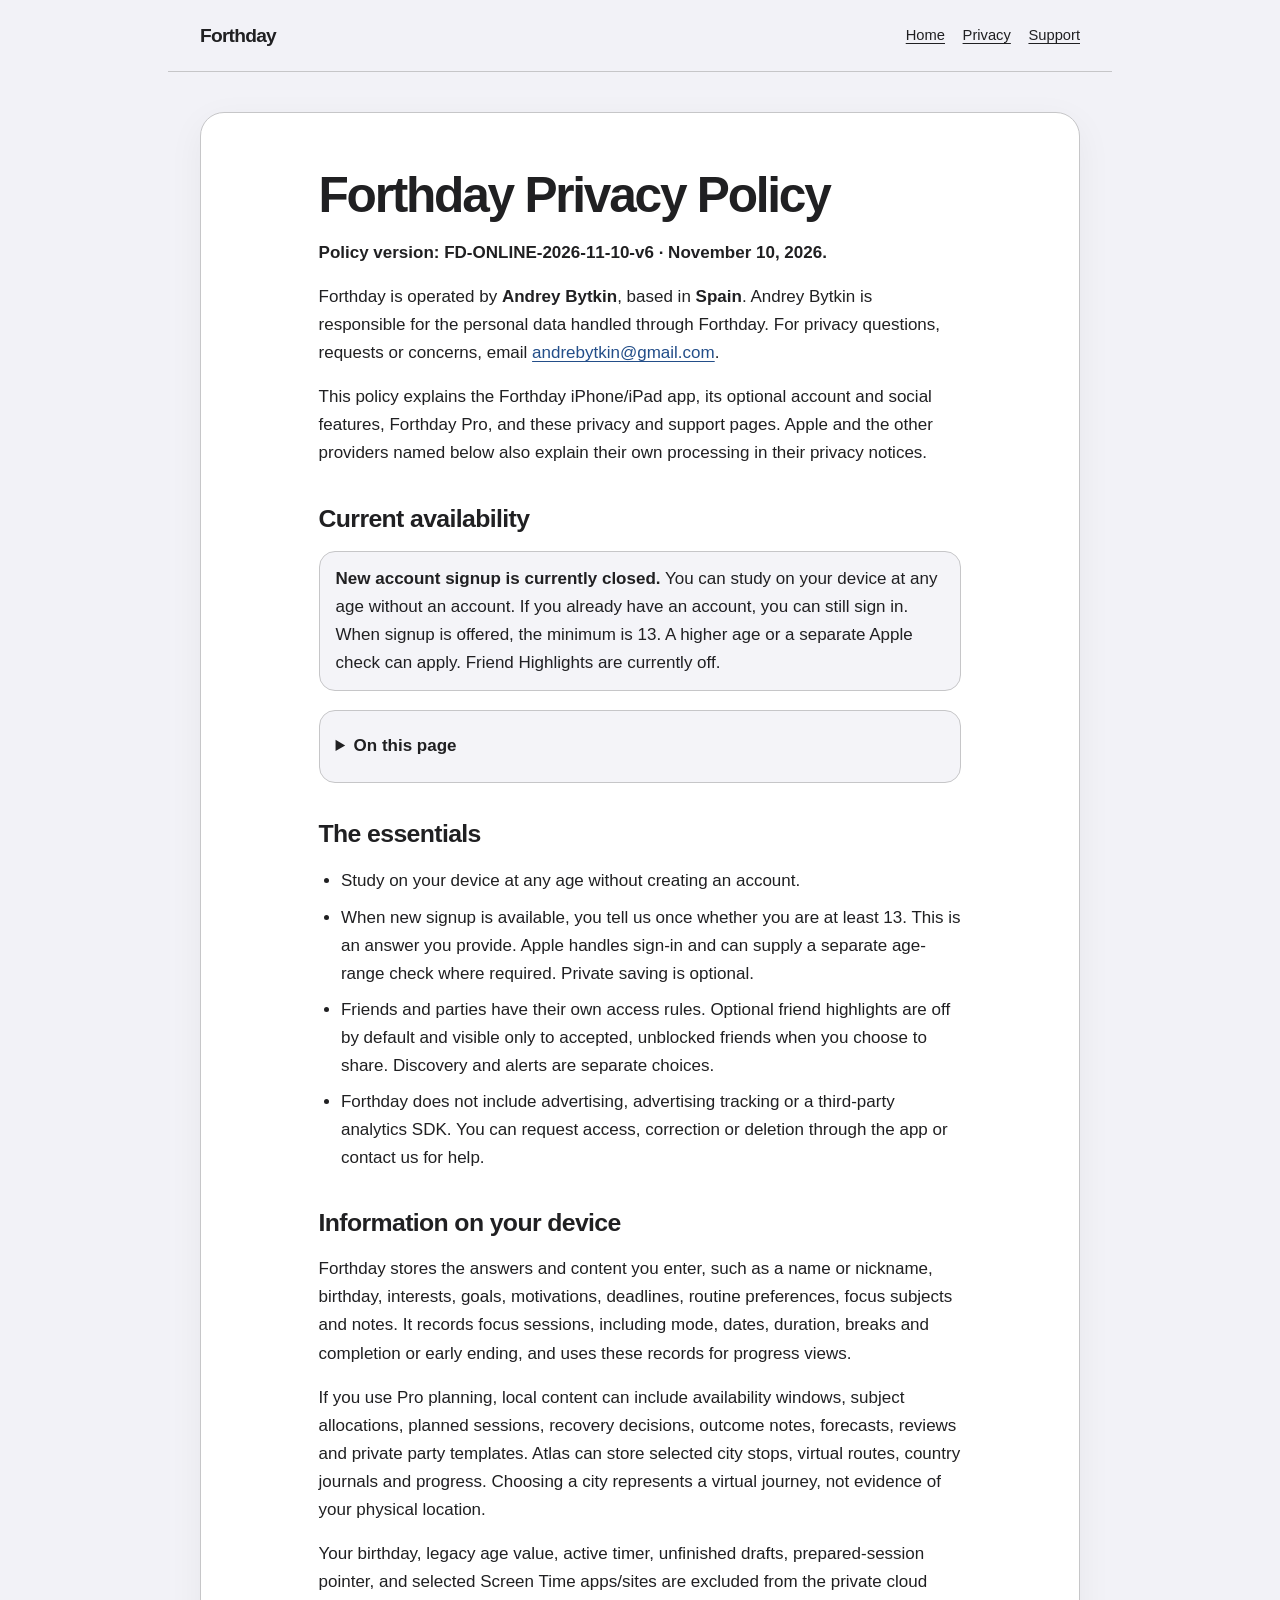
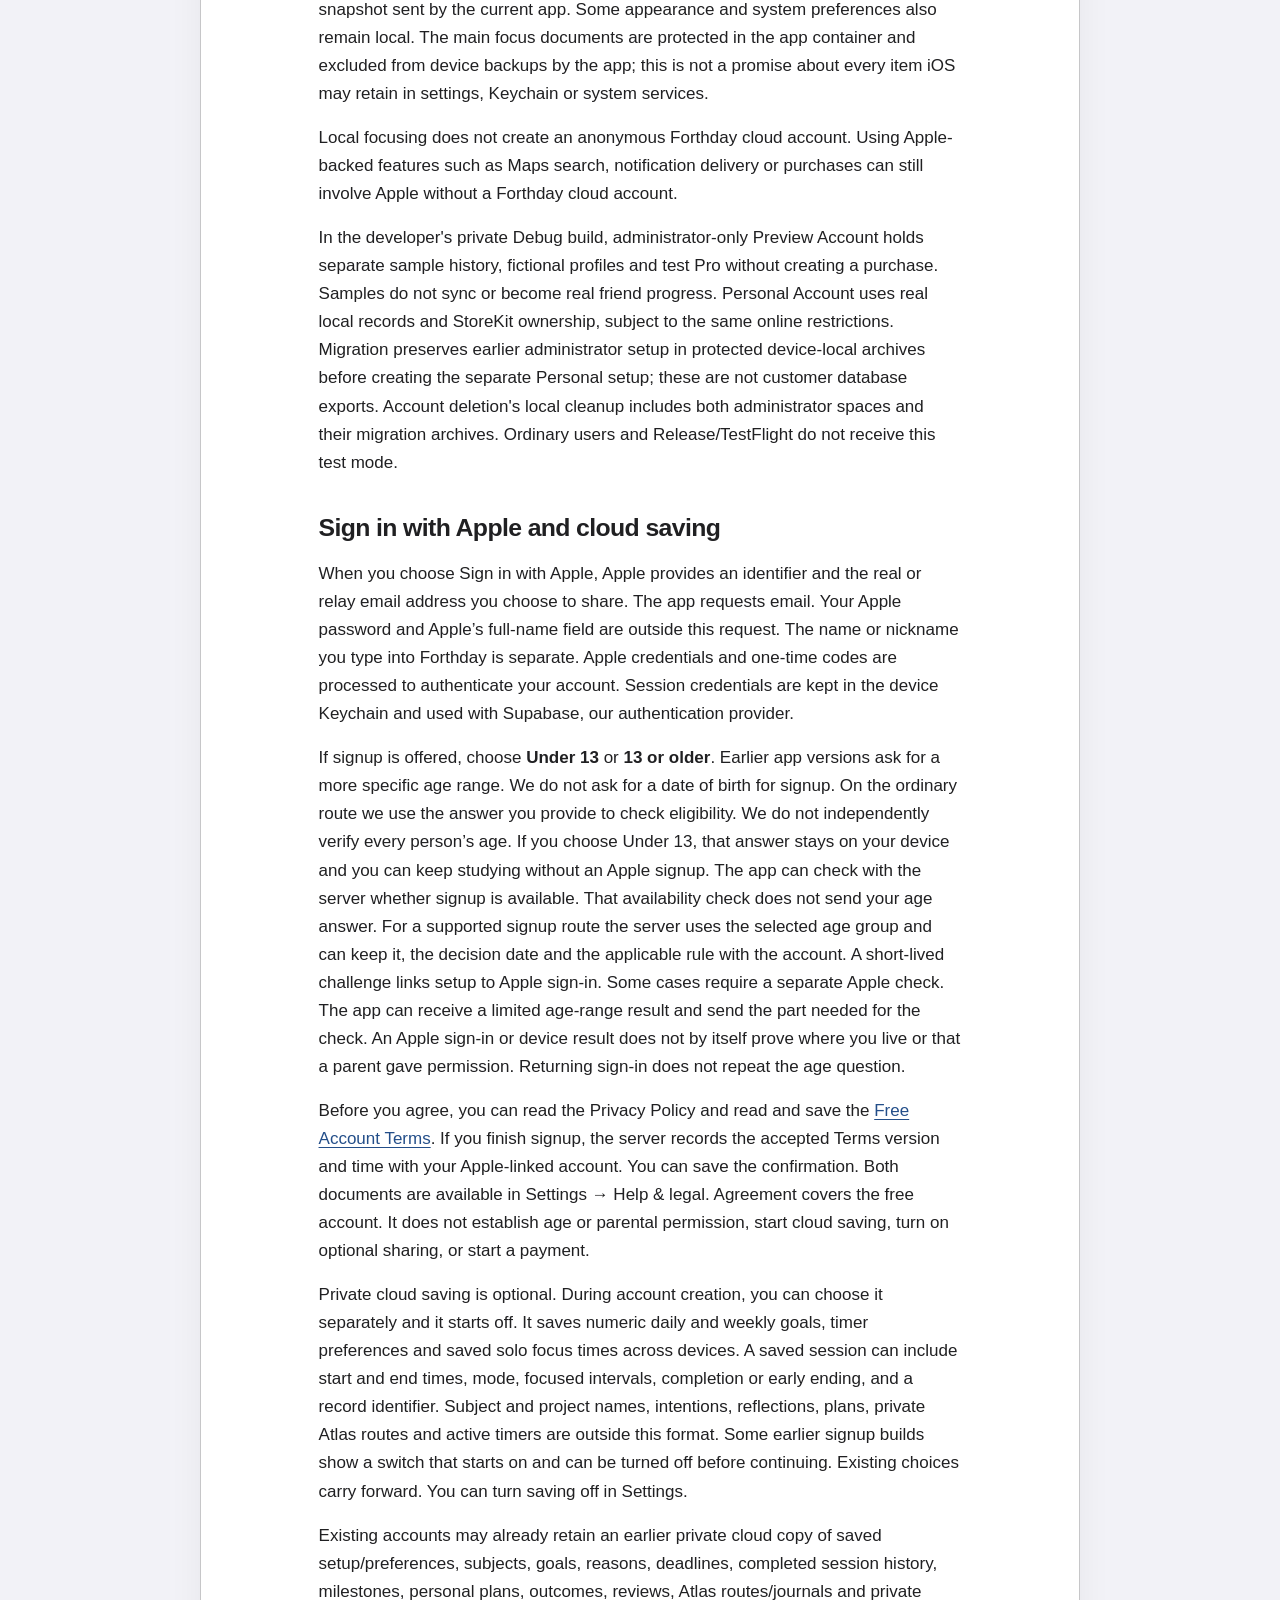
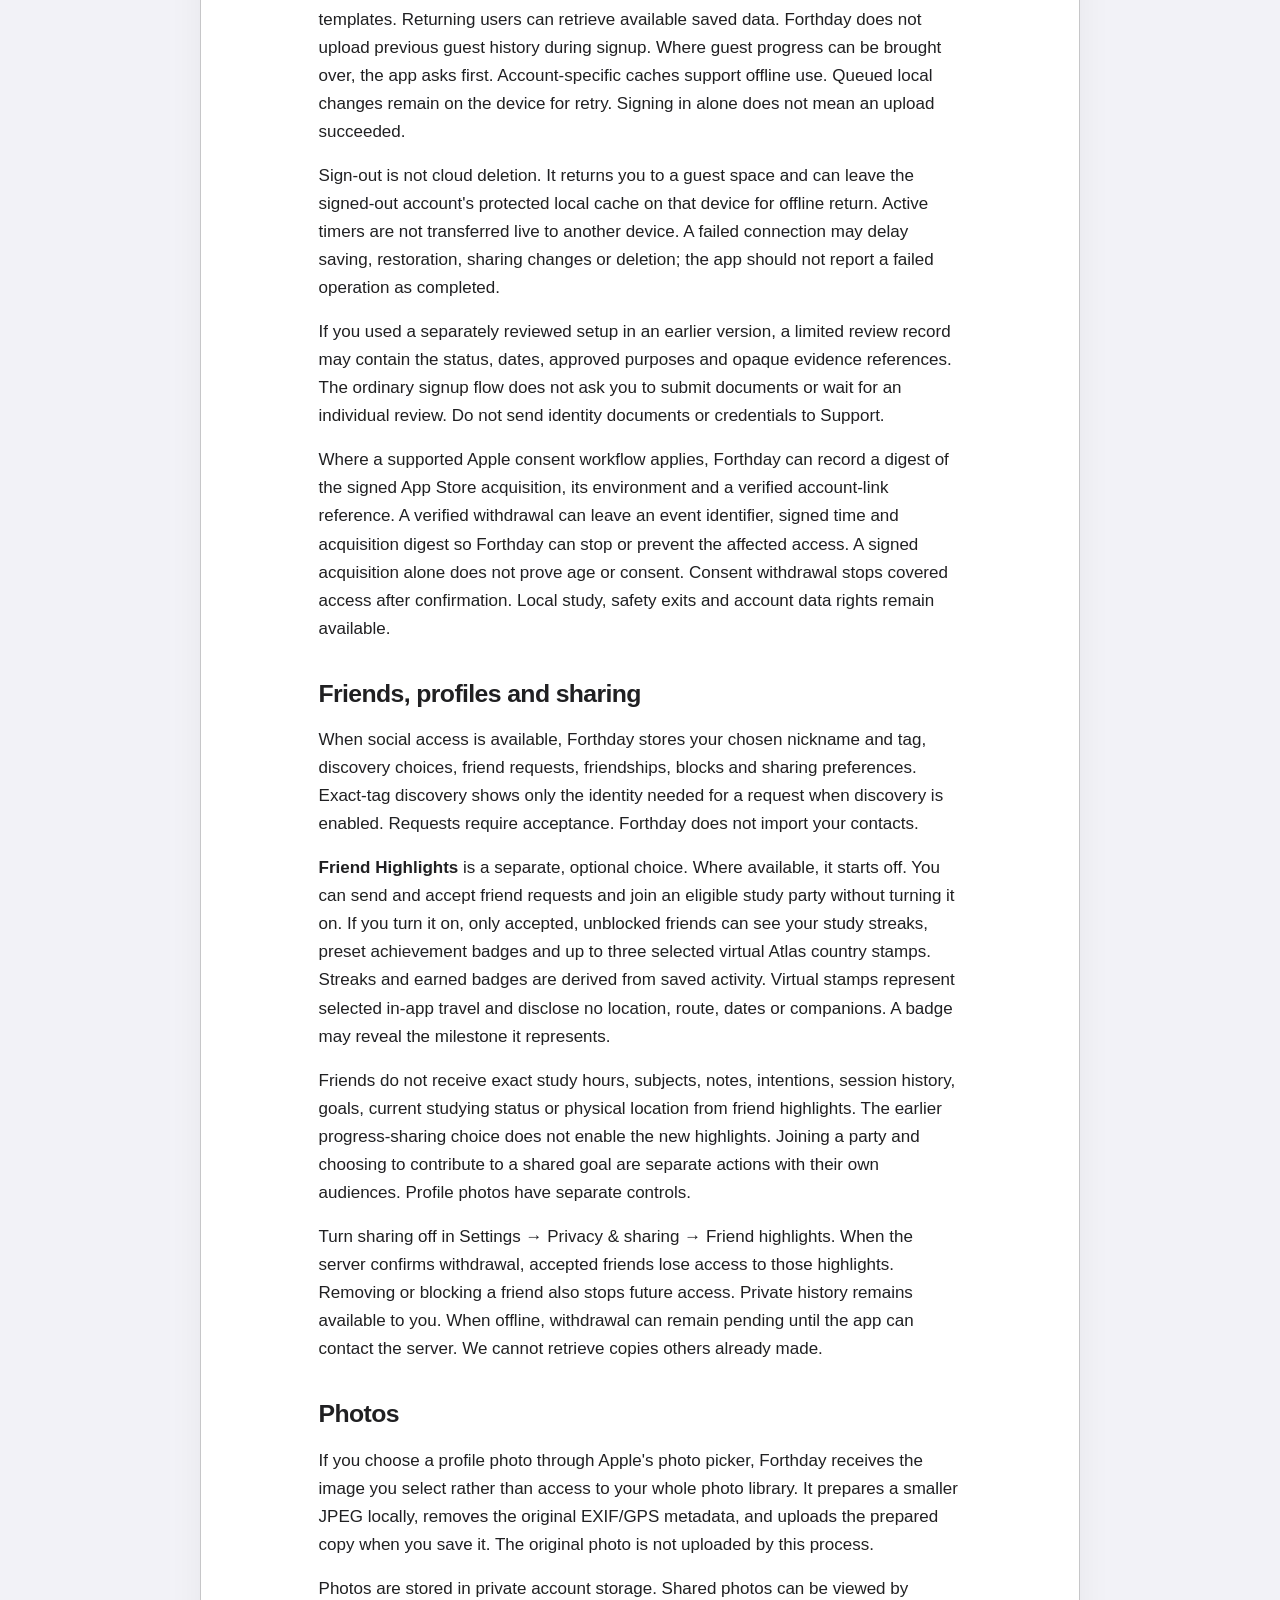
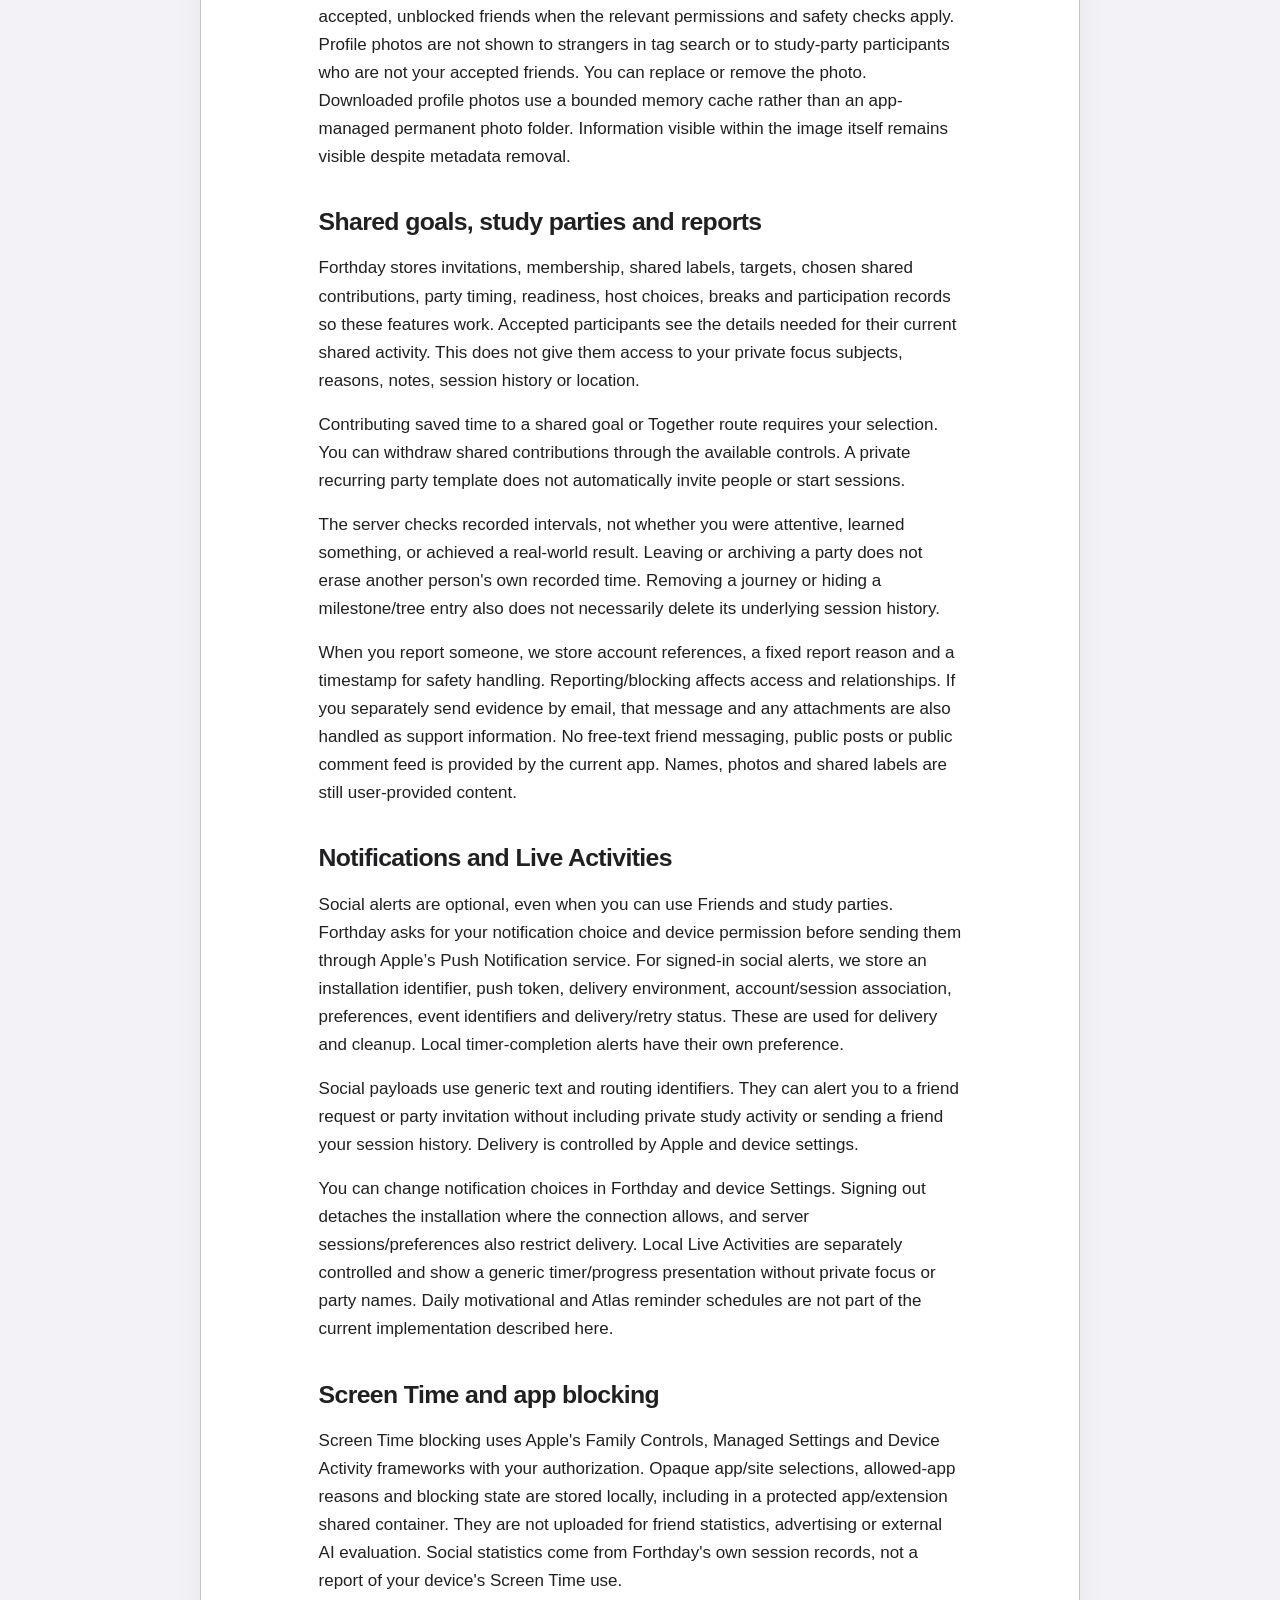
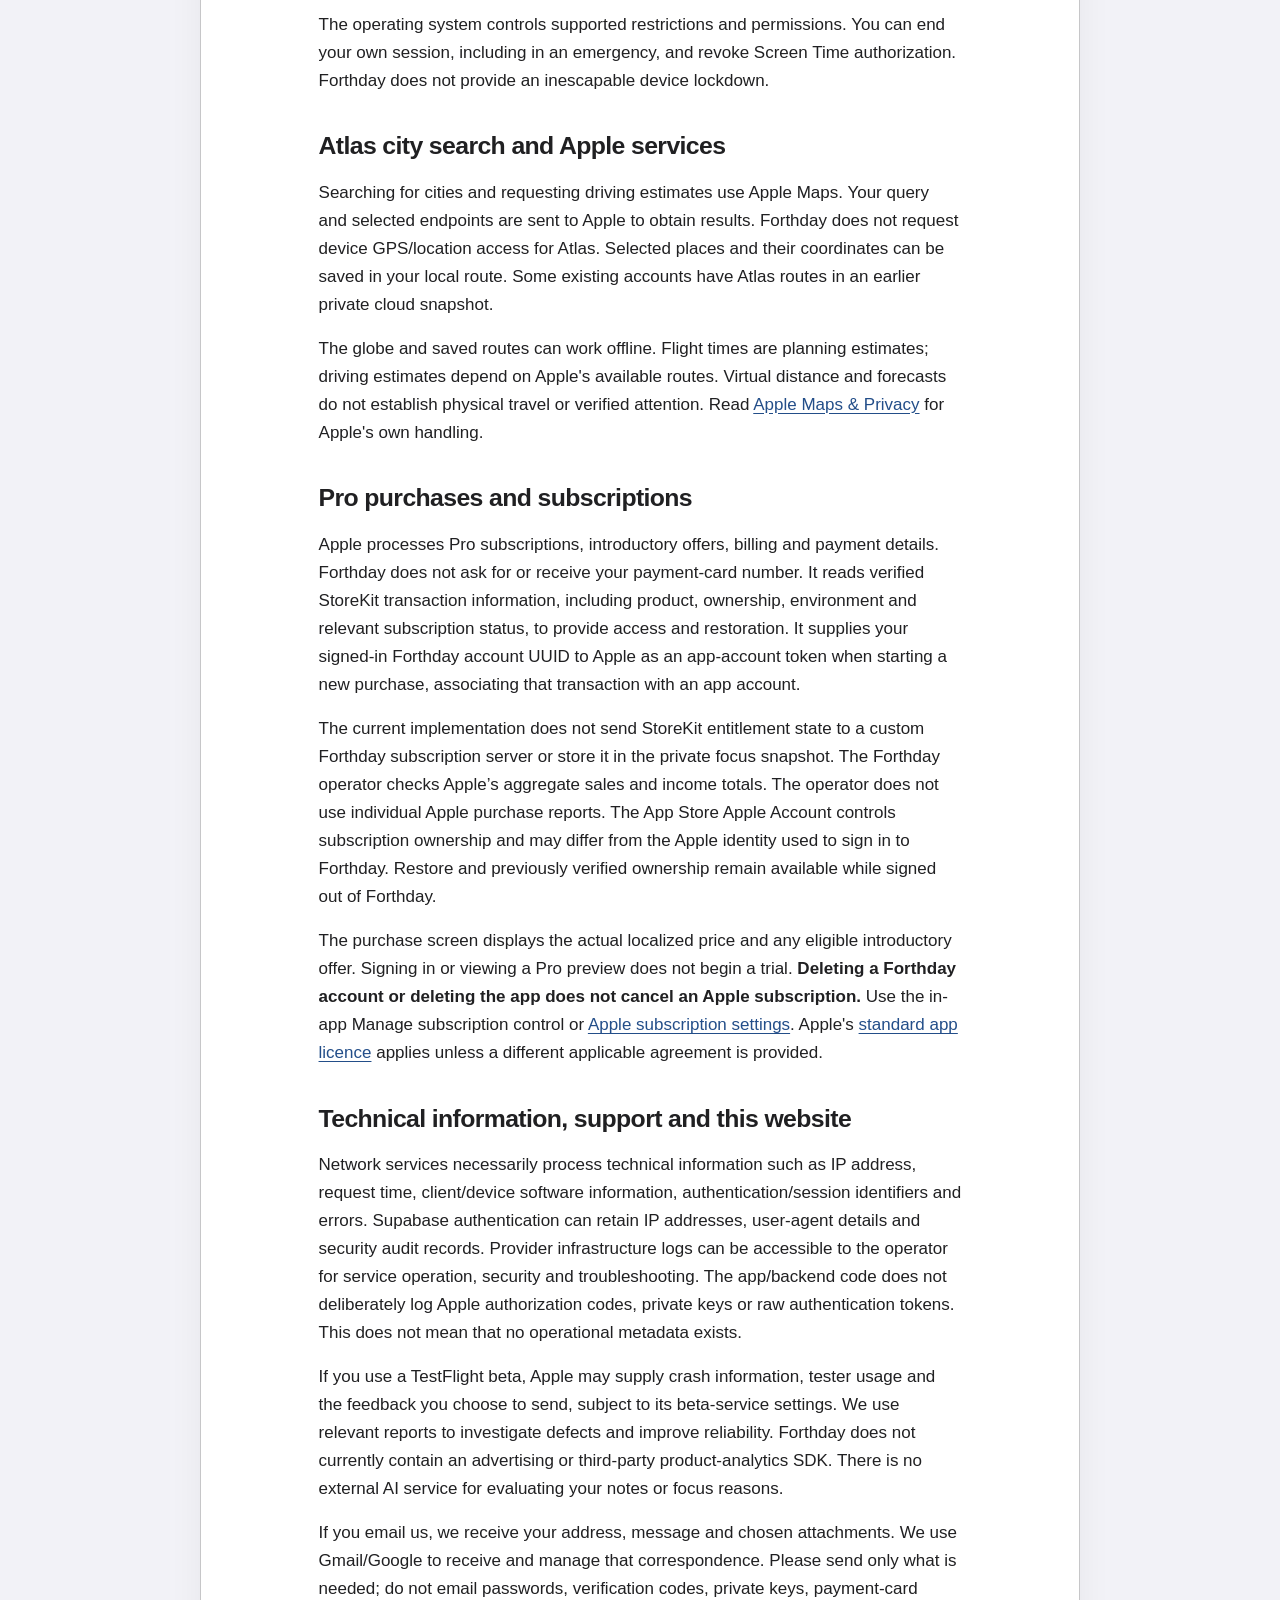
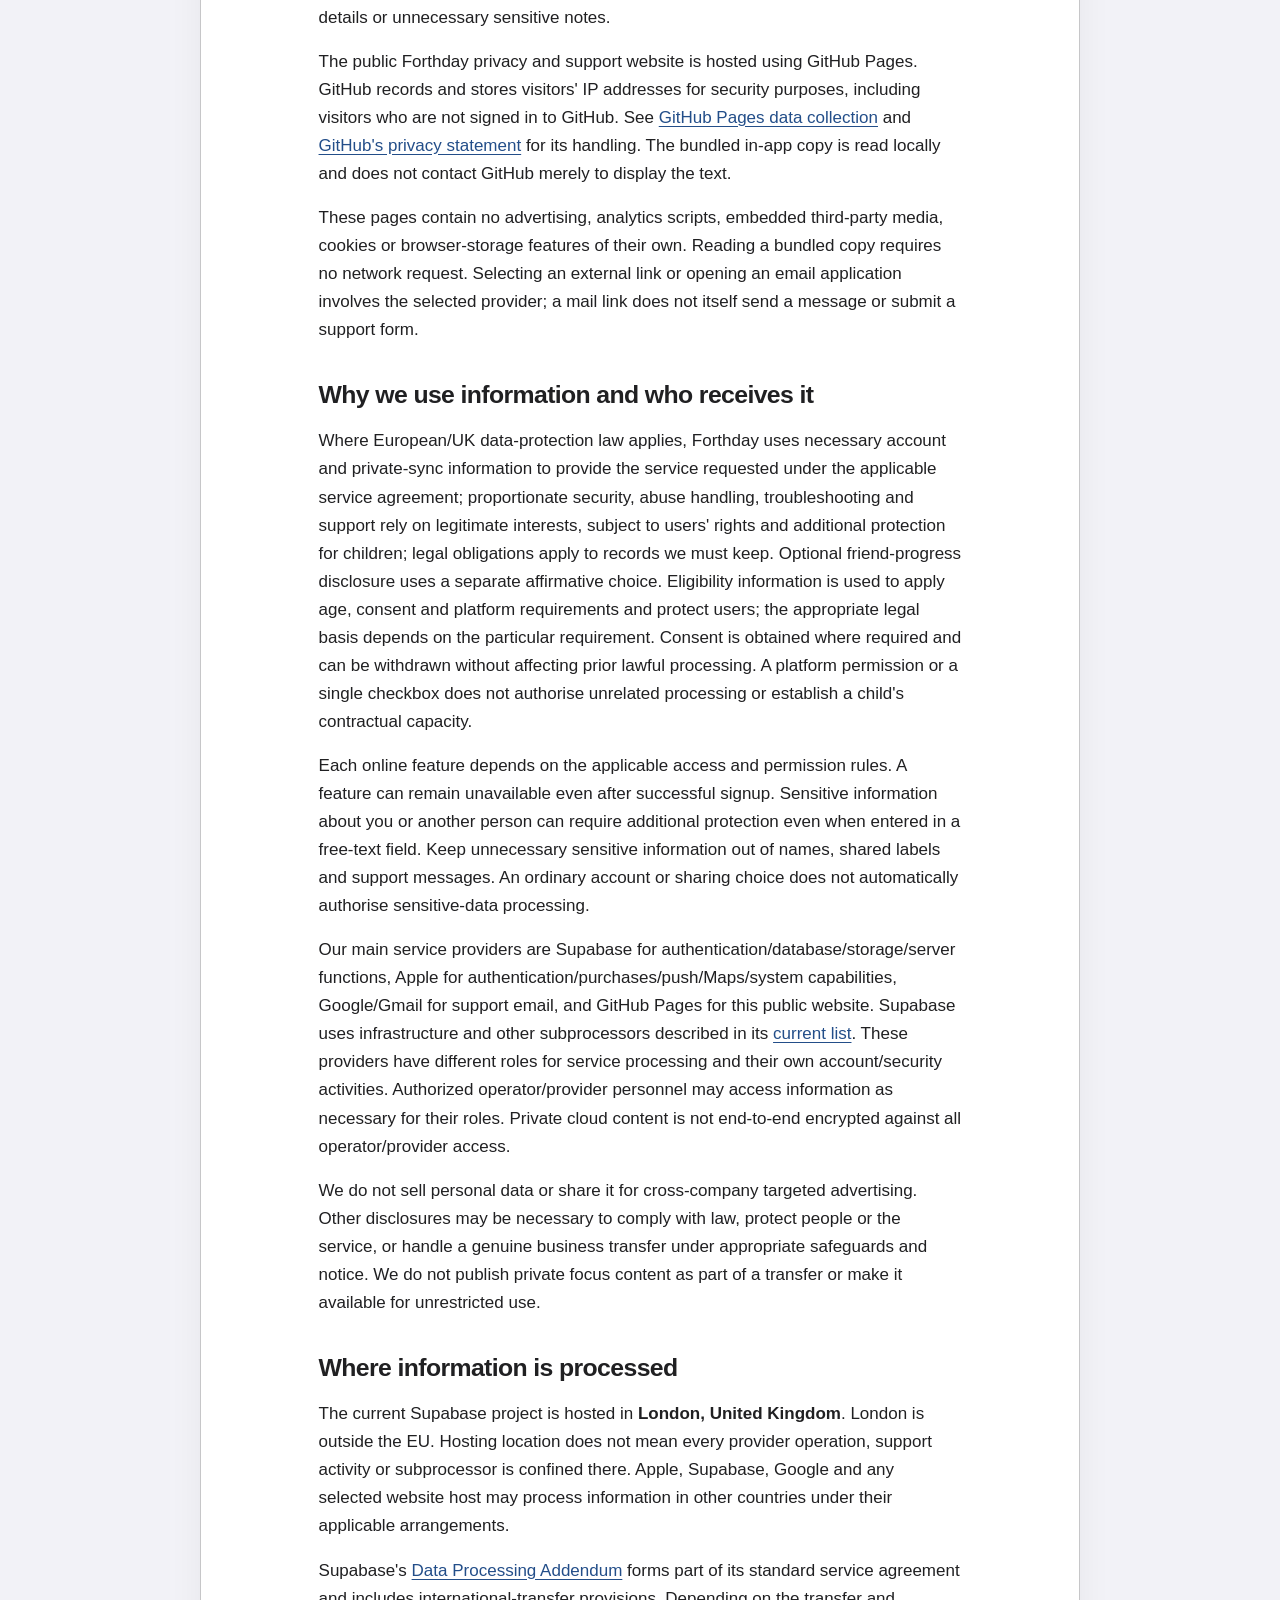
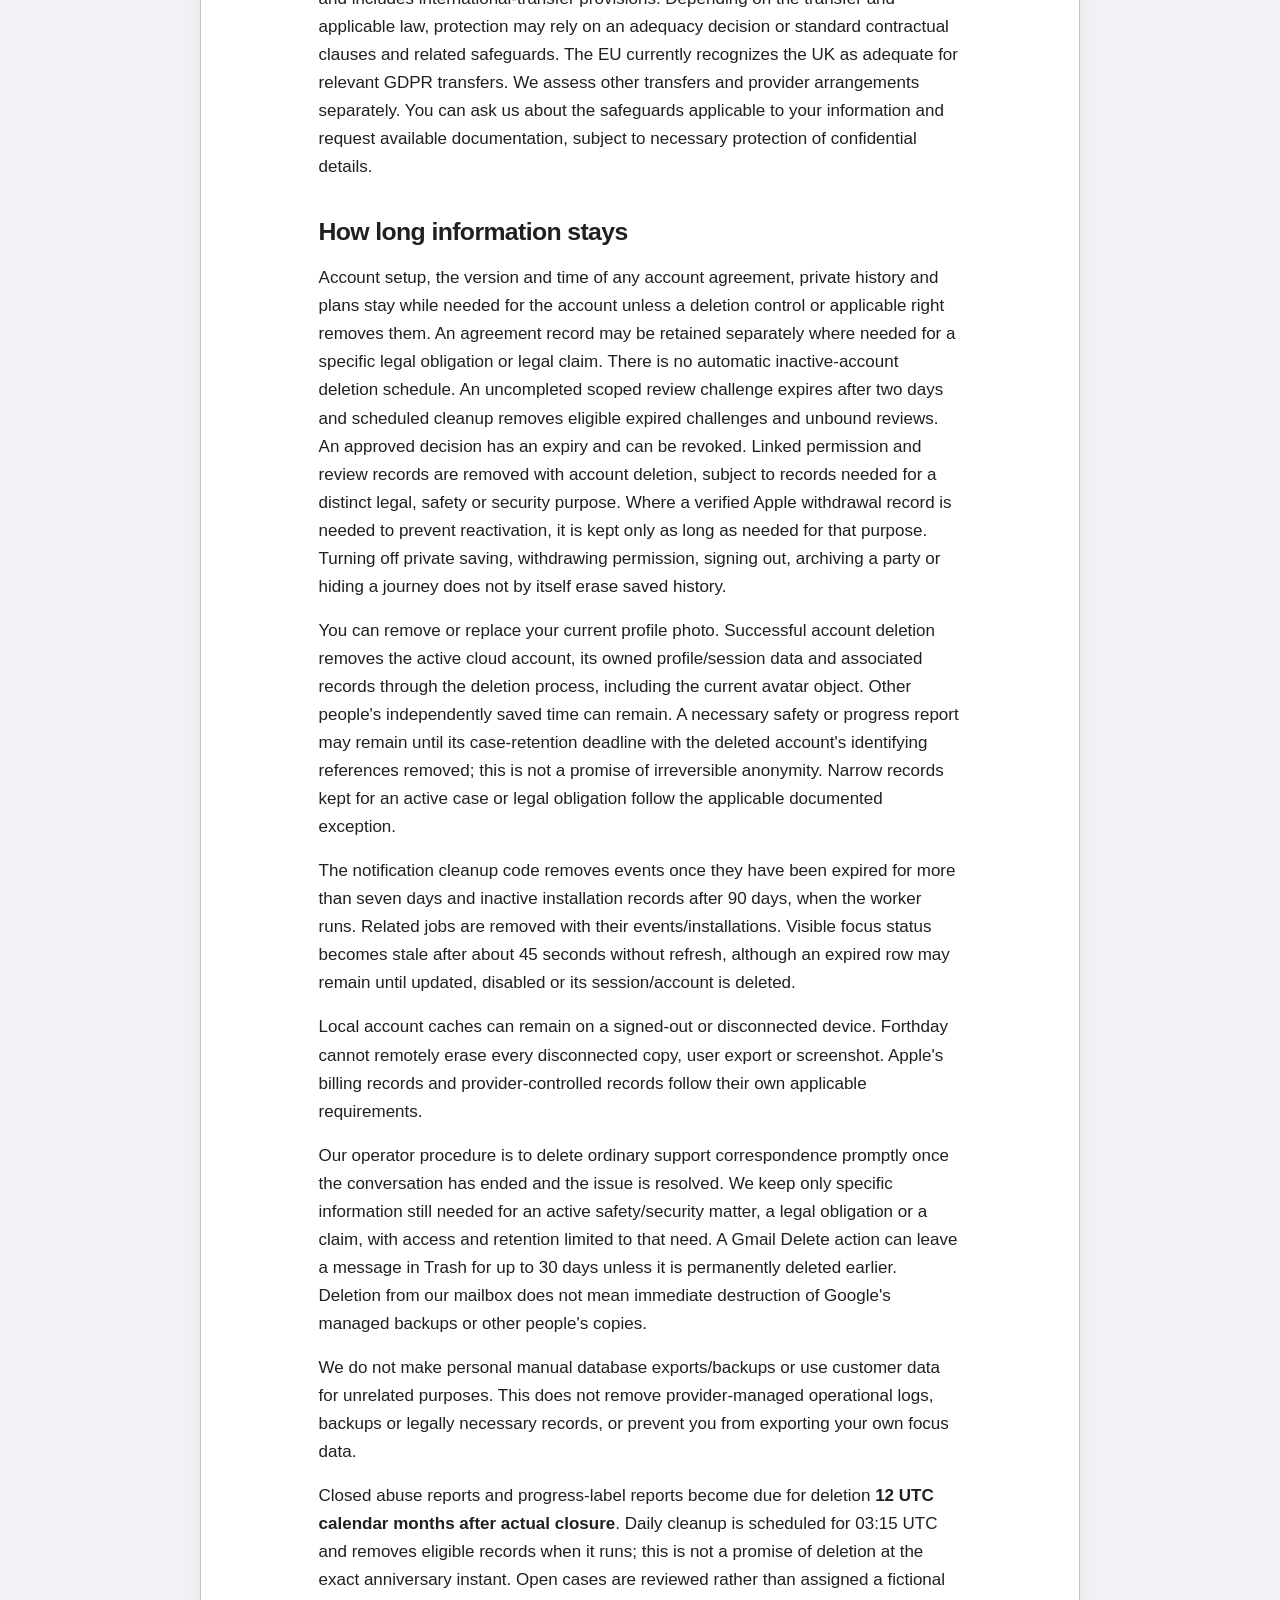
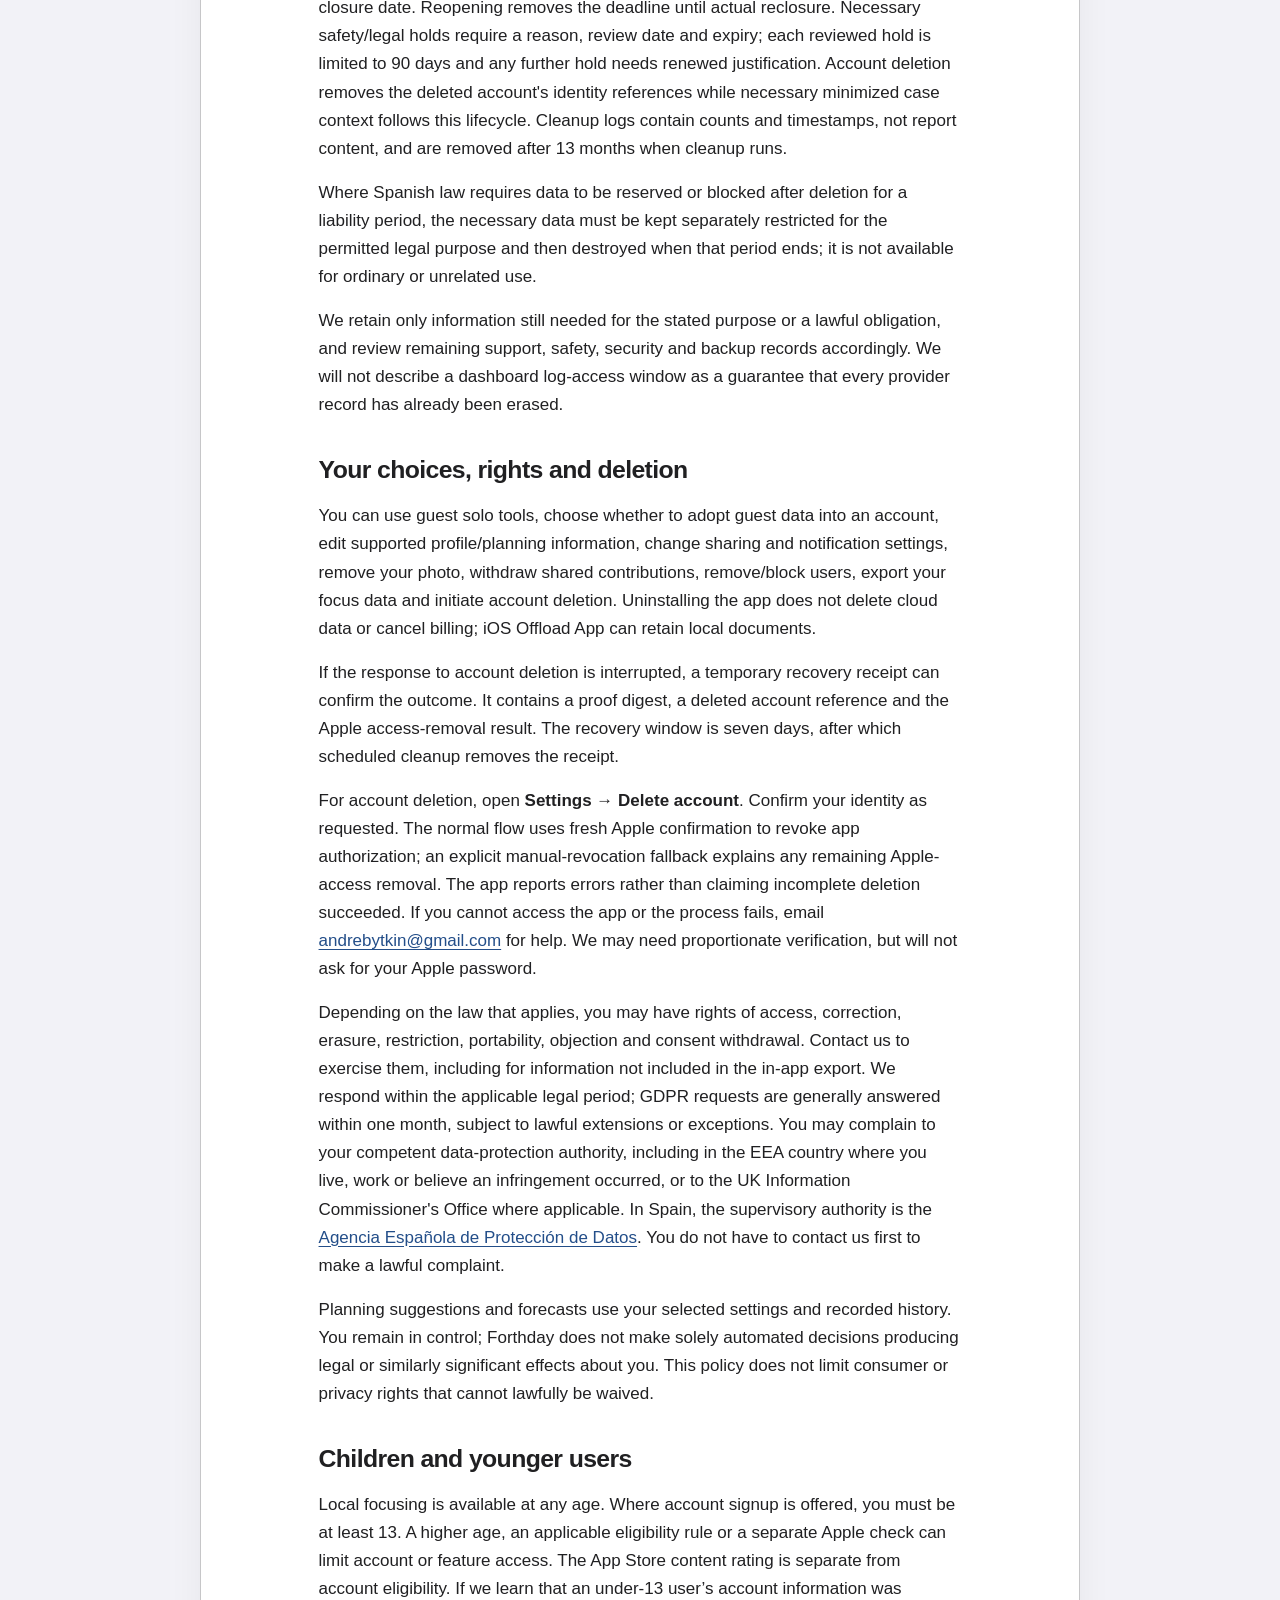
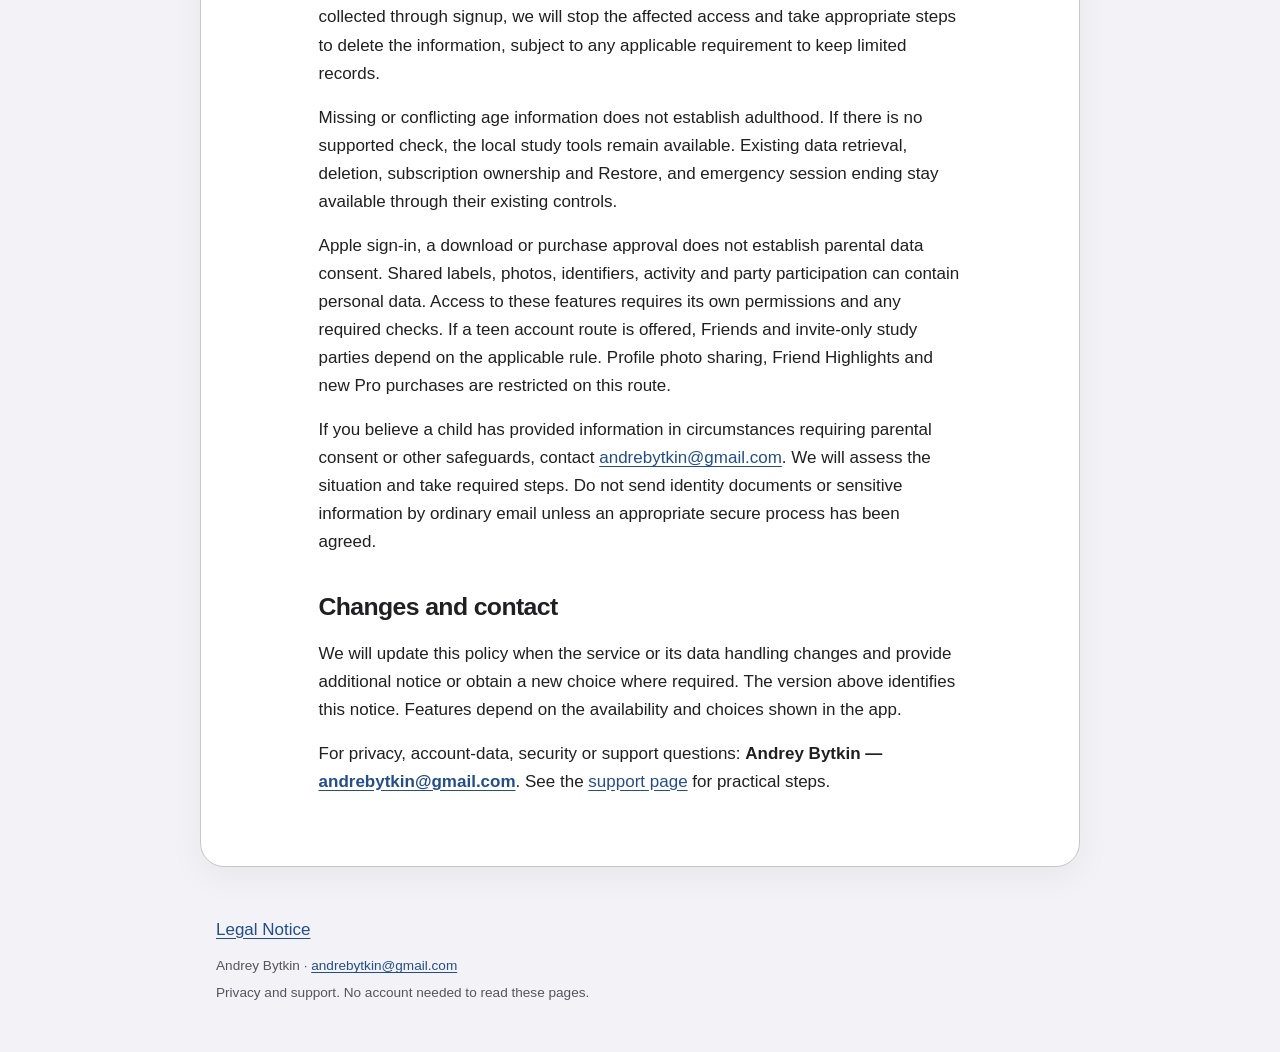
<file: privacy/online-v6.html>
<!doctype html>
<html lang="en">
<head>
  <meta charset="utf-8">
  <meta name="viewport" content="width=device-width, initial-scale=1">
  <meta name="color-scheme" content="light dark">
  
  <meta name="referrer" content="strict-origin-when-cross-origin">
  <title>Privacy Policy · Forthday</title>
  <meta name="description" content="Forthday privacy information and practical support from Andrey Bytkin.">
  <link rel="stylesheet" href="../assets/styles.css">
</head>
<body>
  <a class="skip" href="#main">Skip to content</a>
  <header class="masthead"><a class="wordmark" href="../index.html">Forthday</a><nav aria-label="Main"><a href="../index.html">Home</a><a href="../privacy/index.html">Privacy</a><a href="../support/index.html">Support</a></nav></header>
  
  <main id="main" tabindex="-1"><article><h1>Forthday Privacy Policy</h1>
<p><strong>Policy version: FD-ONLINE-2026-11-10-v6 · November 10, 2026.</strong></p>
<p>Forthday is operated by <strong>Andrey Bytkin</strong>, based in <strong>Spain</strong>. Andrey Bytkin is responsible for the personal data handled through Forthday. For privacy questions, requests or concerns, email <a href="mailto:andrebytkin@gmail.com">andrebytkin@gmail.com</a>.</p>
<p>This policy explains the Forthday iPhone/iPad app, its optional account and social features, Forthday Pro, and these privacy and support pages. Apple and the other providers named below also explain their own processing in their privacy notices.</p>
<h2 id="current-availability">Current availability</h2>
<p class="release-availability"><strong>New account signup is currently closed.</strong> You can study on your device at any age without an account. If you already have an account, you can still sign in. When signup is offered, the minimum is 13. A higher age or a separate Apple check can apply. Friend Highlights are currently off.</p>
<details class="contents"><summary>On this page</summary><ul><li><a href="#current-availability">Current availability</a></li><li><a href="#the-essentials">The essentials</a></li><li><a href="#information-on-your-device">Information on your device</a></li><li><a href="#sign-in-with-apple-and-cloud-saving">Sign in with Apple and cloud saving</a></li><li><a href="#friends-profiles-and-sharing">Friends, profiles and sharing</a></li><li><a href="#photos">Photos</a></li><li><a href="#shared-goals-study-parties-and-reports">Shared goals, study parties and reports</a></li><li><a href="#notifications-and-live-activities">Notifications and Live Activities</a></li><li><a href="#screen-time-and-app-blocking">Screen Time and app blocking</a></li><li><a href="#atlas-city-search-and-apple-services">Atlas city search and Apple services</a></li><li><a href="#pro-purchases-and-subscriptions">Pro purchases and subscriptions</a></li><li><a href="#technical-information-support-and-this-website">Technical information, support and this website</a></li><li><a href="#why-we-use-information-and-who-receives-it">Why we use information and who receives it</a></li><li><a href="#where-information-is-processed">Where information is processed</a></li><li><a href="#how-long-information-stays">How long information stays</a></li><li><a href="#your-choices-rights-and-deletion">Your choices, rights and deletion</a></li><li><a href="#children-and-younger-users">Children and younger users</a></li><li><a href="#changes-and-contact">Changes and contact</a></li></ul></details>
<h2 id="the-essentials">The essentials</h2>
<ul><li>Study on your device at any age without creating an account.</li><li>When new signup is available, you tell us once whether you are at least 13. This is an answer you provide. Apple handles sign-in and can supply a separate age-range check where required. Private saving is optional.</li><li>Friends and parties have their own access rules. Optional friend highlights are off by default and visible only to accepted, unblocked friends when you choose to share. Discovery and alerts are separate choices.</li><li>Forthday does not include advertising, advertising tracking or a third-party analytics SDK. You can request access, correction or deletion through the app or contact us for help.</li></ul>
<h2 id="information-on-your-device">Information on your device</h2>
<p>Forthday stores the answers and content you enter, such as a name or nickname, birthday, interests, goals, motivations, deadlines, routine preferences, focus subjects and notes. It records focus sessions, including mode, dates, duration, breaks and completion or early ending, and uses these records for progress views.</p>
<p>If you use Pro planning, local content can include availability windows, subject allocations, planned sessions, recovery decisions, outcome notes, forecasts, reviews and private party templates. Atlas can store selected city stops, virtual routes, country journals and progress. Choosing a city represents a virtual journey, not evidence of your physical location.</p>
<p>Your birthday, legacy age value, active timer, unfinished drafts, prepared-session pointer, and selected Screen Time apps/sites are excluded from the private cloud snapshot sent by the current app. Some appearance and system preferences also remain local. The main focus documents are protected in the app container and excluded from device backups by the app; this is not a promise about every item iOS may retain in settings, Keychain or system services.</p>
<p>Local focusing does not create an anonymous Forthday cloud account. Using Apple-backed features such as Maps search, notification delivery or purchases can still involve Apple without a Forthday cloud account.</p>
<p>In the developer&#x27;s private Debug build, administrator-only Preview Account holds separate sample history, fictional profiles and test Pro without creating a purchase. Samples do not sync or become real friend progress. Personal Account uses real local records and StoreKit ownership, subject to the same online restrictions. Migration preserves earlier administrator setup in protected device-local archives before creating the separate Personal setup; these are not customer database exports. Account deletion&#x27;s local cleanup includes both administrator spaces and their migration archives. Ordinary users and Release/TestFlight do not receive this test mode.</p>
<h2 id="sign-in-with-apple-and-cloud-saving">Sign in with Apple and cloud saving</h2>
<p>When you choose Sign in with Apple, Apple provides an identifier and the real or relay email address you choose to share. The app requests email. Your Apple password and Apple’s full-name field are outside this request. The name or nickname you type into Forthday is separate. Apple credentials and one-time codes are processed to authenticate your account. Session credentials are kept in the device Keychain and used with Supabase, our authentication provider.</p>
<p>If signup is offered, choose <strong>Under 13</strong> or <strong>13 or older</strong>. Earlier app versions ask for a more specific age range. We do not ask for a date of birth for signup. On the ordinary route we use the answer you provide to check eligibility. We do not independently verify every person’s age. If you choose Under 13, that answer stays on your device and you can keep studying without an Apple signup. The app can check with the server whether signup is available. That availability check does not send your age answer. For a supported signup route the server uses the selected age group and can keep it, the decision date and the applicable rule with the account. A short-lived challenge links setup to Apple sign-in. Some cases require a separate Apple check. The app can receive a limited age-range result and send the part needed for the check. An Apple sign-in or device result does not by itself prove where you live or that a parent gave permission. Returning sign-in does not repeat the age question.</p>
<p>Before you agree, you can read the Privacy Policy and read and save the <a href="../terms/index.html">Free Account Terms</a>. If you finish signup, the server records the accepted Terms version and time with your Apple-linked account. You can save the confirmation. Both documents are available in Settings → Help &amp; legal. Agreement covers the free account. It does not establish age or parental permission, start cloud saving, turn on optional sharing, or start a payment.</p>
<p>Private cloud saving is optional. During account creation, you can choose it separately and it starts off. It saves numeric daily and weekly goals, timer preferences and saved solo focus times across devices. A saved session can include start and end times, mode, focused intervals, completion or early ending, and a record identifier. Subject and project names, intentions, reflections, plans, private Atlas routes and active timers are outside this format. Some earlier signup builds show a switch that starts on and can be turned off before continuing. Existing choices carry forward. You can turn saving off in Settings.</p>
<p>Existing accounts may already retain an earlier private cloud copy of saved setup/preferences, subjects, goals, reasons, deadlines, completed session history, milestones, personal plans, outcomes, reviews, Atlas routes/journals and private templates. Returning users can retrieve available saved data. Forthday does not upload previous guest history during signup. Where guest progress can be brought over, the app asks first. Account-specific caches support offline use. Queued local changes remain on the device for retry. Signing in alone does not mean an upload succeeded.</p>
<p>Sign-out is not cloud deletion. It returns you to a guest space and can leave the signed-out account&#x27;s protected local cache on that device for offline return. Active timers are not transferred live to another device. A failed connection may delay saving, restoration, sharing changes or deletion; the app should not report a failed operation as completed.</p>
<p>If you used a separately reviewed setup in an earlier version, a limited review record may contain the status, dates, approved purposes and opaque evidence references. The ordinary signup flow does not ask you to submit documents or wait for an individual review. Do not send identity documents or credentials to Support.</p>
<p>Where a supported Apple consent workflow applies, Forthday can record a digest of the signed App Store acquisition, its environment and a verified account-link reference. A verified withdrawal can leave an event identifier, signed time and acquisition digest so Forthday can stop or prevent the affected access. A signed acquisition alone does not prove age or consent. Consent withdrawal stops covered access after confirmation. Local study, safety exits and account data rights remain available.</p>
<h2 id="friends-profiles-and-sharing">Friends, profiles and sharing</h2>
<p>When social access is available, Forthday stores your chosen nickname and tag, discovery choices, friend requests, friendships, blocks and sharing preferences. Exact-tag discovery shows only the identity needed for a request when discovery is enabled. Requests require acceptance. Forthday does not import your contacts.</p>
<p><strong>Friend Highlights</strong> is a separate, optional choice. Where available, it starts off. You can send and accept friend requests and join an eligible study party without turning it on. If you turn it on, only accepted, unblocked friends can see your study streaks, preset achievement badges and up to three selected virtual Atlas country stamps. Streaks and earned badges are derived from saved activity. Virtual stamps represent selected in-app travel and disclose no location, route, dates or companions. A badge may reveal the milestone it represents.</p>
<p>Friends do not receive exact study hours, subjects, notes, intentions, session history, goals, current studying status or physical location from friend highlights. The earlier progress-sharing choice does not enable the new highlights. Joining a party and choosing to contribute to a shared goal are separate actions with their own audiences. Profile photos have separate controls.</p>
<p>Turn sharing off in Settings → Privacy &amp; sharing → Friend highlights. When the server confirms withdrawal, accepted friends lose access to those highlights. Removing or blocking a friend also stops future access. Private history remains available to you. When offline, withdrawal can remain pending until the app can contact the server. We cannot retrieve copies others already made.</p>
<h2 id="photos">Photos</h2>
<p>If you choose a profile photo through Apple&#x27;s photo picker, Forthday receives the image you select rather than access to your whole photo library. It prepares a smaller JPEG locally, removes the original EXIF/GPS metadata, and uploads the prepared copy when you save it. The original photo is not uploaded by this process.</p>
<p>Photos are stored in private account storage. Shared photos can be viewed by accepted, unblocked friends when the relevant permissions and safety checks apply. Profile photos are not shown to strangers in tag search or to study-party participants who are not your accepted friends. You can replace or remove the photo. Downloaded profile photos use a bounded memory cache rather than an app-managed permanent photo folder. Information visible within the image itself remains visible despite metadata removal.</p>
<h2 id="shared-goals-study-parties-and-reports">Shared goals, study parties and reports</h2>
<p>Forthday stores invitations, membership, shared labels, targets, chosen shared contributions, party timing, readiness, host choices, breaks and participation records so these features work. Accepted participants see the details needed for their current shared activity. This does not give them access to your private focus subjects, reasons, notes, session history or location.</p>
<p>Contributing saved time to a shared goal or Together route requires your selection. You can withdraw shared contributions through the available controls. A private recurring party template does not automatically invite people or start sessions.</p>
<p>The server checks recorded intervals, not whether you were attentive, learned something, or achieved a real-world result. Leaving or archiving a party does not erase another person&#x27;s own recorded time. Removing a journey or hiding a milestone/tree entry also does not necessarily delete its underlying session history.</p>
<p>When you report someone, we store account references, a fixed report reason and a timestamp for safety handling. Reporting/blocking affects access and relationships. If you separately send evidence by email, that message and any attachments are also handled as support information. No free-text friend messaging, public posts or public comment feed is provided by the current app. Names, photos and shared labels are still user-provided content.</p>
<h2 id="notifications-and-live-activities">Notifications and Live Activities</h2>
<p>Social alerts are optional, even when you can use Friends and study parties. Forthday asks for your notification choice and device permission before sending them through Apple’s Push Notification service. For signed-in social alerts, we store an installation identifier, push token, delivery environment, account/session association, preferences, event identifiers and delivery/retry status. These are used for delivery and cleanup. Local timer-completion alerts have their own preference.</p>
<p>Social payloads use generic text and routing identifiers. They can alert you to a friend request or party invitation without including private study activity or sending a friend your session history. Delivery is controlled by Apple and device settings.</p>
<p>You can change notification choices in Forthday and device Settings. Signing out detaches the installation where the connection allows, and server sessions/preferences also restrict delivery. Local Live Activities are separately controlled and show a generic timer/progress presentation without private focus or party names. Daily motivational and Atlas reminder schedules are not part of the current implementation described here.</p>
<h2 id="screen-time-and-app-blocking">Screen Time and app blocking</h2>
<p>Screen Time blocking uses Apple&#x27;s Family Controls, Managed Settings and Device Activity frameworks with your authorization. Opaque app/site selections, allowed-app reasons and blocking state are stored locally, including in a protected app/extension shared container. They are not uploaded for friend statistics, advertising or external AI evaluation. Social statistics come from Forthday&#x27;s own session records, not a report of your device&#x27;s Screen Time use.</p>
<p>The operating system controls supported restrictions and permissions. You can end your own session, including in an emergency, and revoke Screen Time authorization. Forthday does not provide an inescapable device lockdown.</p>
<h2 id="atlas-city-search-and-apple-services">Atlas city search and Apple services</h2>
<p>Searching for cities and requesting driving estimates use Apple Maps. Your query and selected endpoints are sent to Apple to obtain results. Forthday does not request device GPS/location access for Atlas. Selected places and their coordinates can be saved in your local route. Some existing accounts have Atlas routes in an earlier private cloud snapshot.</p>
<p>The globe and saved routes can work offline. Flight times are planning estimates; driving estimates depend on Apple&#x27;s available routes. Virtual distance and forecasts do not establish physical travel or verified attention. Read <a href="https://www.apple.com/legal/privacy/data/en/apple-maps/">Apple Maps &amp; Privacy</a> for Apple&#x27;s own handling.</p>
<h2 id="pro-purchases-and-subscriptions">Pro purchases and subscriptions</h2>
<p>Apple processes Pro subscriptions, introductory offers, billing and payment details. Forthday does not ask for or receive your payment-card number. It reads verified StoreKit transaction information, including product, ownership, environment and relevant subscription status, to provide access and restoration. It supplies your signed-in Forthday account UUID to Apple as an app-account token when starting a new purchase, associating that transaction with an app account.</p>
<p>The current implementation does not send StoreKit entitlement state to a custom Forthday subscription server or store it in the private focus snapshot. The Forthday operator checks Apple’s aggregate sales and income totals. The operator does not use individual Apple purchase reports. The App Store Apple Account controls subscription ownership and may differ from the Apple identity used to sign in to Forthday. Restore and previously verified ownership remain available while signed out of Forthday.</p>
<p>The purchase screen displays the actual localized price and any eligible introductory offer. Signing in or viewing a Pro preview does not begin a trial. <strong>Deleting a Forthday account or deleting the app does not cancel an Apple subscription.</strong> Use the in-app Manage subscription control or <a href="https://apps.apple.com/account/subscriptions/">Apple subscription settings</a>. Apple&#x27;s <a href="https://www.apple.com/legal/internet-services/itunes/dev/stdeula/">standard app licence</a> applies unless a different applicable agreement is provided.</p>
<h2 id="technical-information-support-and-this-website">Technical information, support and this website</h2>
<p>Network services necessarily process technical information such as IP address, request time, client/device software information, authentication/session identifiers and errors. Supabase authentication can retain IP addresses, user-agent details and security audit records. Provider infrastructure logs can be accessible to the operator for service operation, security and troubleshooting. The app/backend code does not deliberately log Apple authorization codes, private keys or raw authentication tokens. This does not mean that no operational metadata exists.</p>
<p>If you use a TestFlight beta, Apple may supply crash information, tester usage and the feedback you choose to send, subject to its beta-service settings. We use relevant reports to investigate defects and improve reliability. Forthday does not currently contain an advertising or third-party product-analytics SDK. There is no external AI service for evaluating your notes or focus reasons.</p>
<p>If you email us, we receive your address, message and chosen attachments. We use Gmail/Google to receive and manage that correspondence. Please send only what is needed; do not email passwords, verification codes, private keys, payment-card details or unnecessary sensitive notes.</p>
<p>The public Forthday privacy and support website is hosted using GitHub Pages. GitHub records and stores visitors&#x27; IP addresses for security purposes, including visitors who are not signed in to GitHub. See <a href="https://docs.github.com/en/pages/getting-started-with-github-pages/what-is-github-pages#data-collection">GitHub Pages data collection</a> and <a href="https://docs.github.com/en/site-policy/privacy-policies/github-general-privacy-statement">GitHub&#x27;s privacy statement</a> for its handling. The bundled in-app copy is read locally and does not contact GitHub merely to display the text.</p>
<p>These pages contain no advertising, analytics scripts, embedded third-party media, cookies or browser-storage features of their own. Reading a bundled copy requires no network request. Selecting an external link or opening an email application involves the selected provider; a mail link does not itself send a message or submit a support form.</p>
<h2 id="why-we-use-information-and-who-receives-it">Why we use information and who receives it</h2>
<p>Where European/UK data-protection law applies, Forthday uses necessary account and private-sync information to provide the service requested under the applicable service agreement; proportionate security, abuse handling, troubleshooting and support rely on legitimate interests, subject to users&#x27; rights and additional protection for children; legal obligations apply to records we must keep. Optional friend-progress disclosure uses a separate affirmative choice. Eligibility information is used to apply age, consent and platform requirements and protect users; the appropriate legal basis depends on the particular requirement. Consent is obtained where required and can be withdrawn without affecting prior lawful processing. A platform permission or a single checkbox does not authorise unrelated processing or establish a child&#x27;s contractual capacity.</p>
<p>Each online feature depends on the applicable access and permission rules. A feature can remain unavailable even after successful signup. Sensitive information about you or another person can require additional protection even when entered in a free-text field. Keep unnecessary sensitive information out of names, shared labels and support messages. An ordinary account or sharing choice does not automatically authorise sensitive-data processing.</p>
<p>Our main service providers are Supabase for authentication/database/storage/server functions, Apple for authentication/purchases/push/Maps/system capabilities, Google/Gmail for support email, and GitHub Pages for this public website. Supabase uses infrastructure and other subprocessors described in its <a href="https://supabase.com/legal/subprocessors">current list</a>. These providers have different roles for service processing and their own account/security activities. Authorized operator/provider personnel may access information as necessary for their roles. Private cloud content is not end-to-end encrypted against all operator/provider access.</p>
<p>We do not sell personal data or share it for cross-company targeted advertising. Other disclosures may be necessary to comply with law, protect people or the service, or handle a genuine business transfer under appropriate safeguards and notice. We do not publish private focus content as part of a transfer or make it available for unrestricted use.</p>
<h2 id="where-information-is-processed">Where information is processed</h2>
<p>The current Supabase project is hosted in <strong>London, United Kingdom</strong>. London is outside the EU. Hosting location does not mean every provider operation, support activity or subprocessor is confined there. Apple, Supabase, Google and any selected website host may process information in other countries under their applicable arrangements.</p>
<p>Supabase&#x27;s <a href="https://supabase.com/legal/dpa">Data Processing Addendum</a> forms part of its standard service agreement and includes international-transfer provisions. Depending on the transfer and applicable law, protection may rely on an adequacy decision or standard contractual clauses and related safeguards. The EU currently recognizes the UK as adequate for relevant GDPR transfers. We assess other transfers and provider arrangements separately. You can ask us about the safeguards applicable to your information and request available documentation, subject to necessary protection of confidential details.</p>
<h2 id="how-long-information-stays">How long information stays</h2>
<p>Account setup, the version and time of any account agreement, private history and plans stay while needed for the account unless a deletion control or applicable right removes them. An agreement record may be retained separately where needed for a specific legal obligation or legal claim. There is no automatic inactive-account deletion schedule. An uncompleted scoped review challenge expires after two days and scheduled cleanup removes eligible expired challenges and unbound reviews. An approved decision has an expiry and can be revoked. Linked permission and review records are removed with account deletion, subject to records needed for a distinct legal, safety or security purpose. Where a verified Apple withdrawal record is needed to prevent reactivation, it is kept only as long as needed for that purpose. Turning off private saving, withdrawing permission, signing out, archiving a party or hiding a journey does not by itself erase saved history.</p>
<p>You can remove or replace your current profile photo. Successful account deletion removes the active cloud account, its owned profile/session data and associated records through the deletion process, including the current avatar object. Other people&#x27;s independently saved time can remain. A necessary safety or progress report may remain until its case-retention deadline with the deleted account&#x27;s identifying references removed; this is not a promise of irreversible anonymity. Narrow records kept for an active case or legal obligation follow the applicable documented exception.</p>
<p>The notification cleanup code removes events once they have been expired for more than seven days and inactive installation records after 90 days, when the worker runs. Related jobs are removed with their events/installations. Visible focus status becomes stale after about 45 seconds without refresh, although an expired row may remain until updated, disabled or its session/account is deleted.</p>
<p>Local account caches can remain on a signed-out or disconnected device. Forthday cannot remotely erase every disconnected copy, user export or screenshot. Apple&#x27;s billing records and provider-controlled records follow their own applicable requirements.</p>
<p>Our operator procedure is to delete ordinary support correspondence promptly once the conversation has ended and the issue is resolved. We keep only specific information still needed for an active safety/security matter, a legal obligation or a claim, with access and retention limited to that need. A Gmail Delete action can leave a message in Trash for up to 30 days unless it is permanently deleted earlier. Deletion from our mailbox does not mean immediate destruction of Google&#x27;s managed backups or other people&#x27;s copies.</p>
<p>We do not make personal manual database exports/backups or use customer data for unrelated purposes. This does not remove provider-managed operational logs, backups or legally necessary records, or prevent you from exporting your own focus data.</p>
<p>Closed abuse reports and progress-label reports become due for deletion <strong>12 UTC calendar months after actual closure</strong>. Daily cleanup is scheduled for 03:15 UTC and removes eligible records when it runs; this is not a promise of deletion at the exact anniversary instant. Open cases are reviewed rather than assigned a fictional closure date. Reopening removes the deadline until actual reclosure. Necessary safety/legal holds require a reason, review date and expiry; each reviewed hold is limited to 90 days and any further hold needs renewed justification. Account deletion removes the deleted account&#x27;s identity references while necessary minimized case context follows this lifecycle. Cleanup logs contain counts and timestamps, not report content, and are removed after 13 months when cleanup runs.</p>
<p>Where Spanish law requires data to be reserved or blocked after deletion for a liability period, the necessary data must be kept separately restricted for the permitted legal purpose and then destroyed when that period ends; it is not available for ordinary or unrelated use.</p>
<p>We retain only information still needed for the stated purpose or a lawful obligation, and review remaining support, safety, security and backup records accordingly. We will not describe a dashboard log-access window as a guarantee that every provider record has already been erased.</p>
<h2 id="your-choices-rights-and-deletion">Your choices, rights and deletion</h2>
<p>You can use guest solo tools, choose whether to adopt guest data into an account, edit supported profile/planning information, change sharing and notification settings, remove your photo, withdraw shared contributions, remove/block users, export your focus data and initiate account deletion. Uninstalling the app does not delete cloud data or cancel billing; iOS Offload App can retain local documents.</p>
<p>If the response to account deletion is interrupted, a temporary recovery receipt can confirm the outcome. It contains a proof digest, a deleted account reference and the Apple access-removal result. The recovery window is seven days, after which scheduled cleanup removes the receipt.</p>
<p>For account deletion, open <strong>Settings → Delete account</strong>. Confirm your identity as requested. The normal flow uses fresh Apple confirmation to revoke app authorization; an explicit manual-revocation fallback explains any remaining Apple-access removal. The app reports errors rather than claiming incomplete deletion succeeded. If you cannot access the app or the process fails, email <a href="mailto:andrebytkin@gmail.com">andrebytkin@gmail.com</a> for help. We may need proportionate verification, but will not ask for your Apple password.</p>
<p>Depending on the law that applies, you may have rights of access, correction, erasure, restriction, portability, objection and consent withdrawal. Contact us to exercise them, including for information not included in the in-app export. We respond within the applicable legal period; GDPR requests are generally answered within one month, subject to lawful extensions or exceptions. You may complain to your competent data-protection authority, including in the EEA country where you live, work or believe an infringement occurred, or to the UK Information Commissioner&#x27;s Office where applicable. In Spain, the supervisory authority is the <a href="https://www.aepd.es/">Agencia Española de Protección de Datos</a>. You do not have to contact us first to make a lawful complaint.</p>
<p>Planning suggestions and forecasts use your selected settings and recorded history. You remain in control; Forthday does not make solely automated decisions producing legal or similarly significant effects about you. This policy does not limit consumer or privacy rights that cannot lawfully be waived.</p>
<h2 id="children-and-younger-users">Children and younger users</h2>
<p>Local focusing is available at any age. Where account signup is offered, you must be at least 13. A higher age, an applicable eligibility rule or a separate Apple check can limit account or feature access. The App Store content rating is separate from account eligibility. If we learn that an under-13 user’s account information was collected through signup, we will stop the affected access and take appropriate steps to delete the information, subject to any applicable requirement to keep limited records.</p>
<p>Missing or conflicting age information does not establish adulthood. If there is no supported check, the local study tools remain available. Existing data retrieval, deletion, subscription ownership and Restore, and emergency session ending stay available through their existing controls.</p>
<p>Apple sign-in, a download or purchase approval does not establish parental data consent. Shared labels, photos, identifiers, activity and party participation can contain personal data. Access to these features requires its own permissions and any required checks. If a teen account route is offered, Friends and invite-only study parties depend on the applicable rule. Profile photo sharing, Friend Highlights and new Pro purchases are restricted on this route.</p>
<p>If you believe a child has provided information in circumstances requiring parental consent or other safeguards, contact <a href="mailto:andrebytkin@gmail.com">andrebytkin@gmail.com</a>. We will assess the situation and take required steps. Do not send identity documents or sensitive information by ordinary email unless an appropriate secure process has been agreed.</p>
<h2 id="changes-and-contact">Changes and contact</h2>
<p>We will update this policy when the service or its data handling changes and provide additional notice or obtain a new choice where required. The version above identifies this notice. Features depend on the availability and choices shown in the app.</p>
<p>For privacy, account-data, security or support questions: <strong>Andrey Bytkin — <a href="mailto:andrebytkin@gmail.com">andrebytkin@gmail.com</a></strong>. See the <a href="../support/index.html">support page</a> for practical steps.</p></article></main>
  <footer><nav class="legal-footer" aria-label="Legal information"><a href="../legal-notice/index.html">Legal Notice</a></nav><p>Andrey Bytkin · <a href="mailto:andrebytkin@gmail.com">andrebytkin@gmail.com</a></p><p>Privacy and support. No account needed to read these pages.</p></footer>
</body>
</html>
</file>
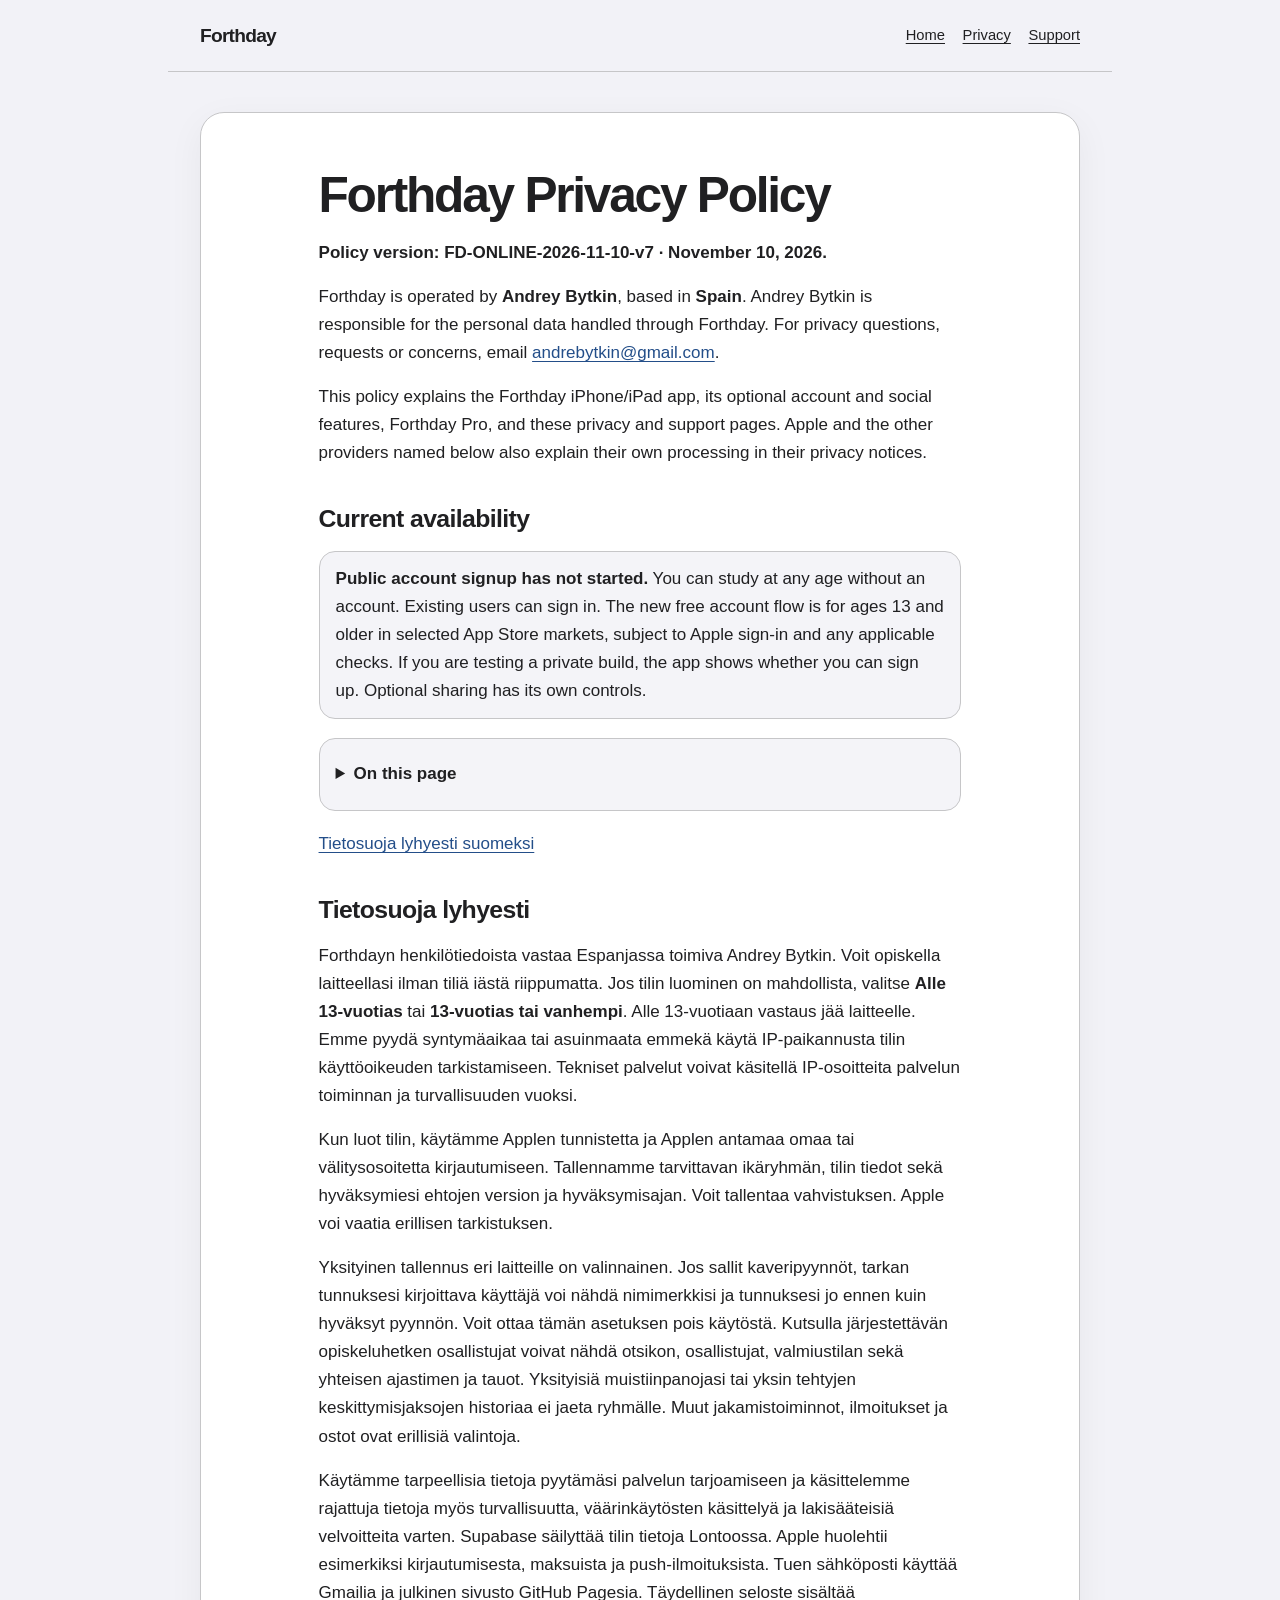
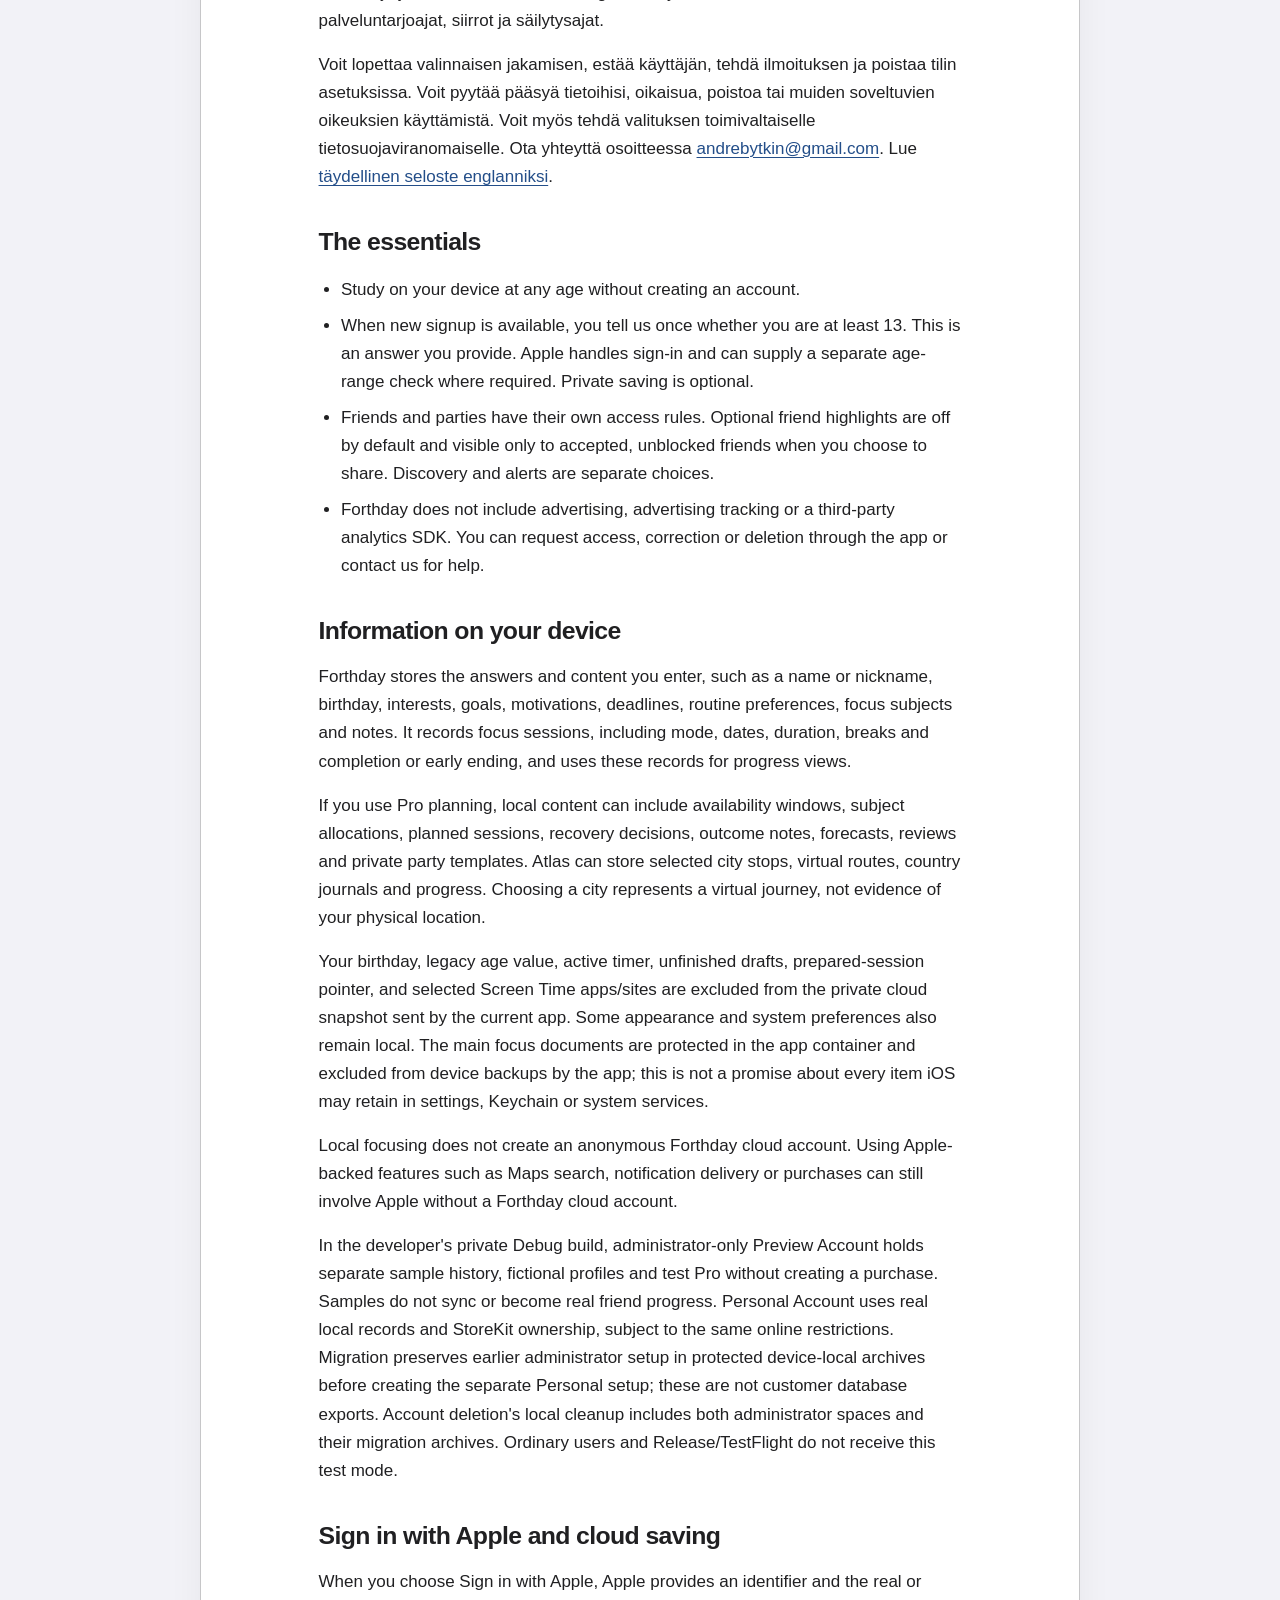
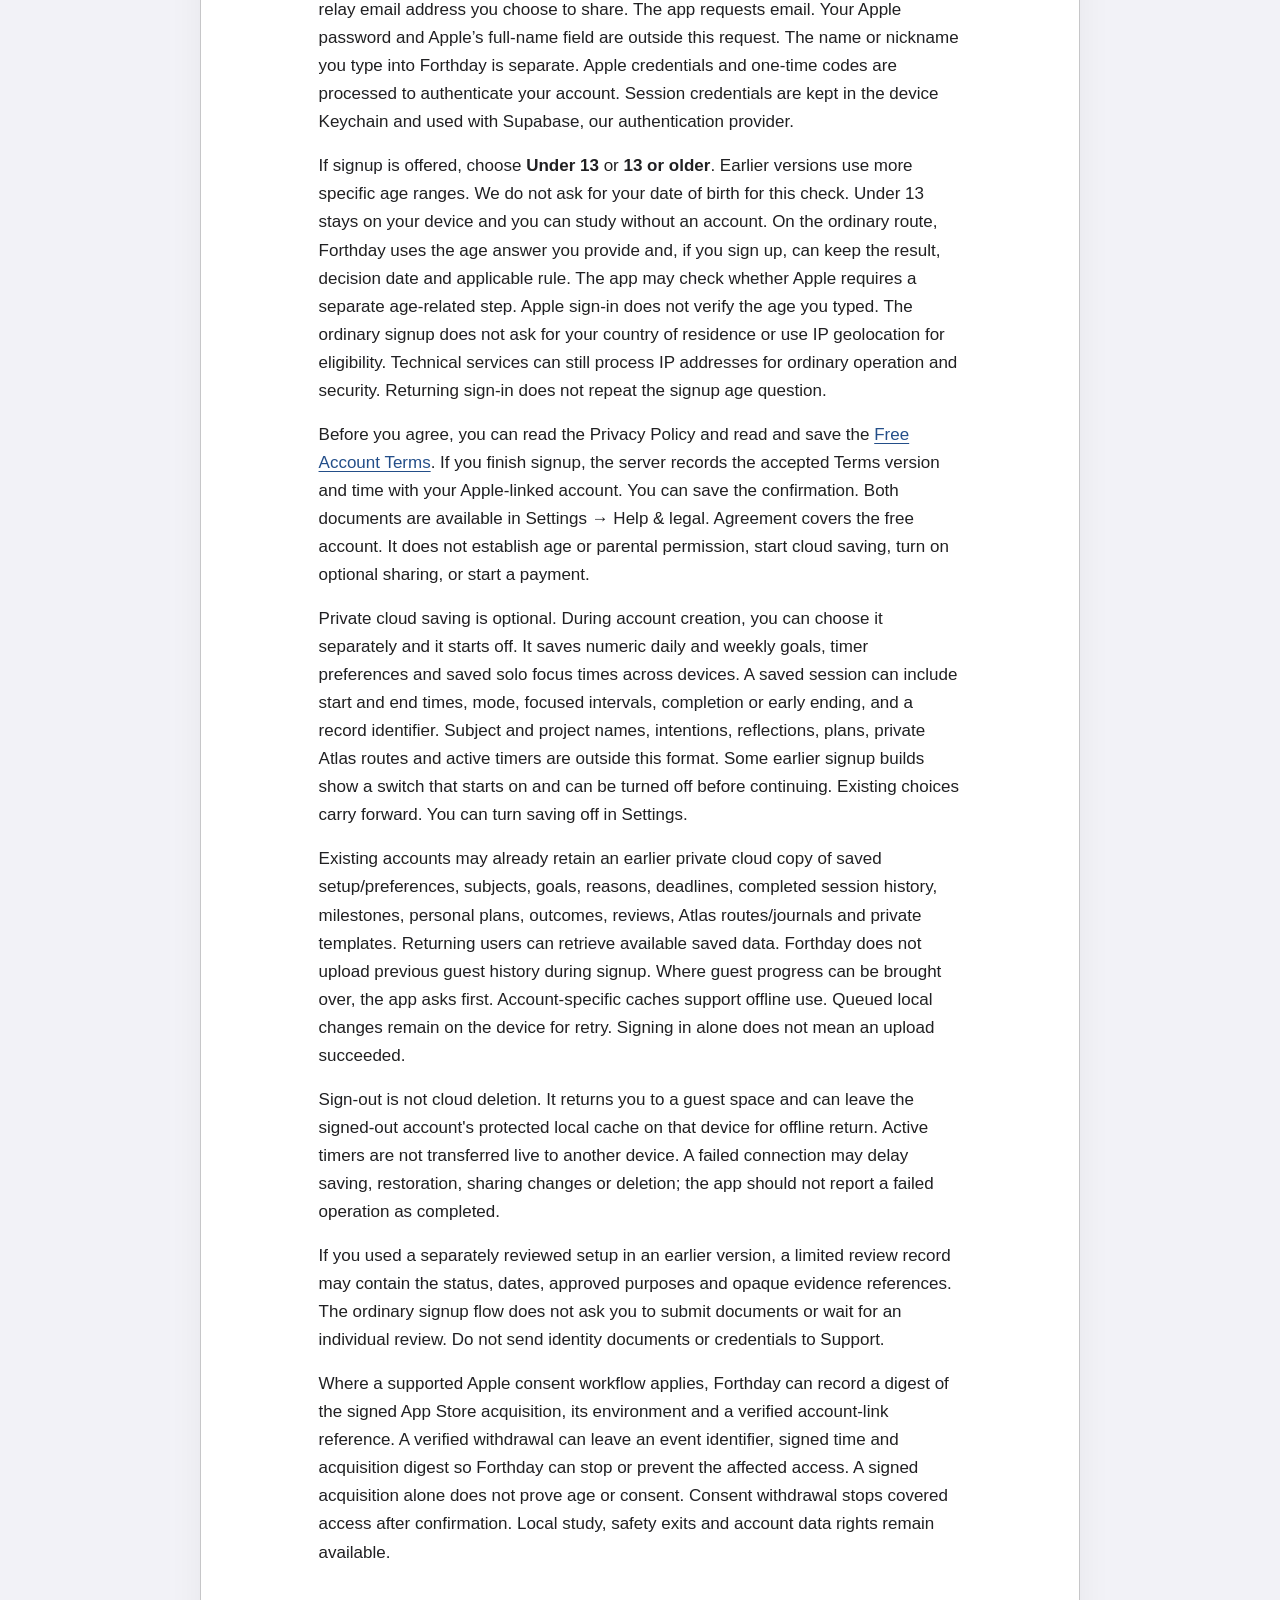
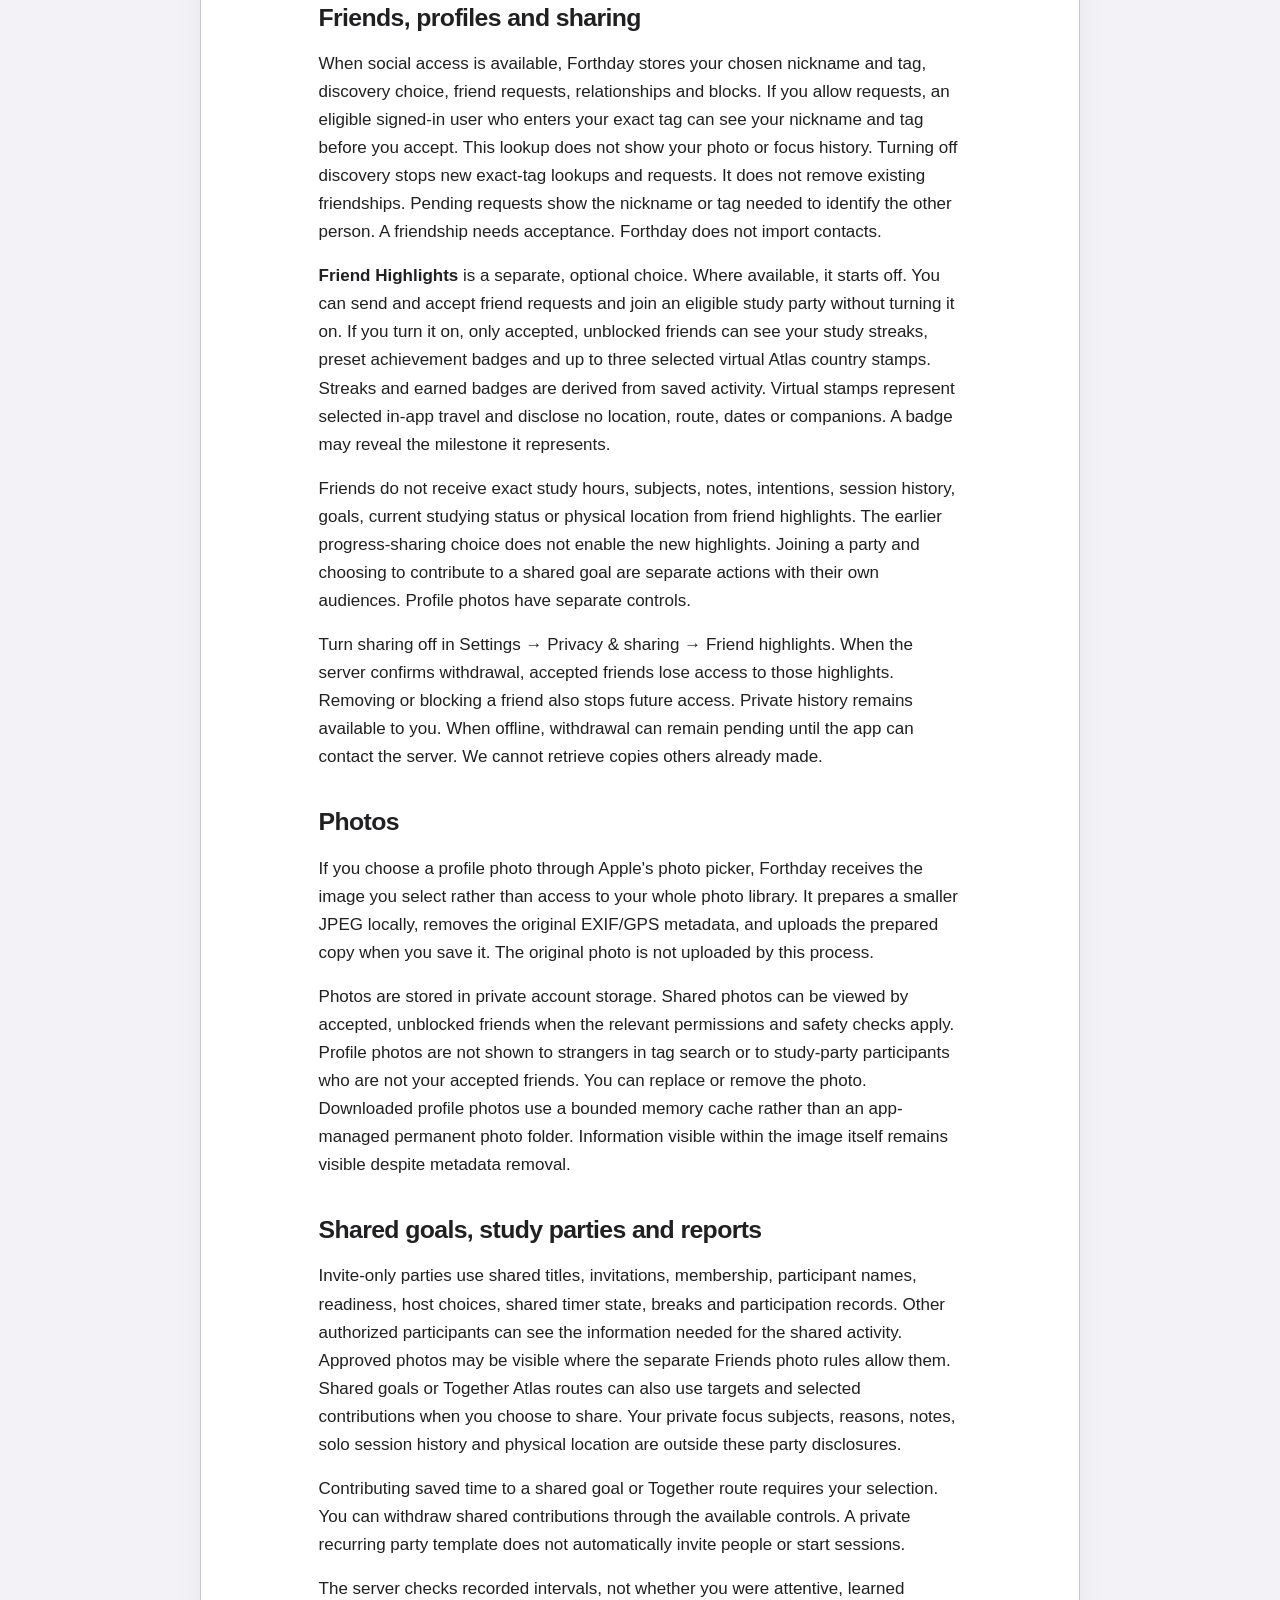
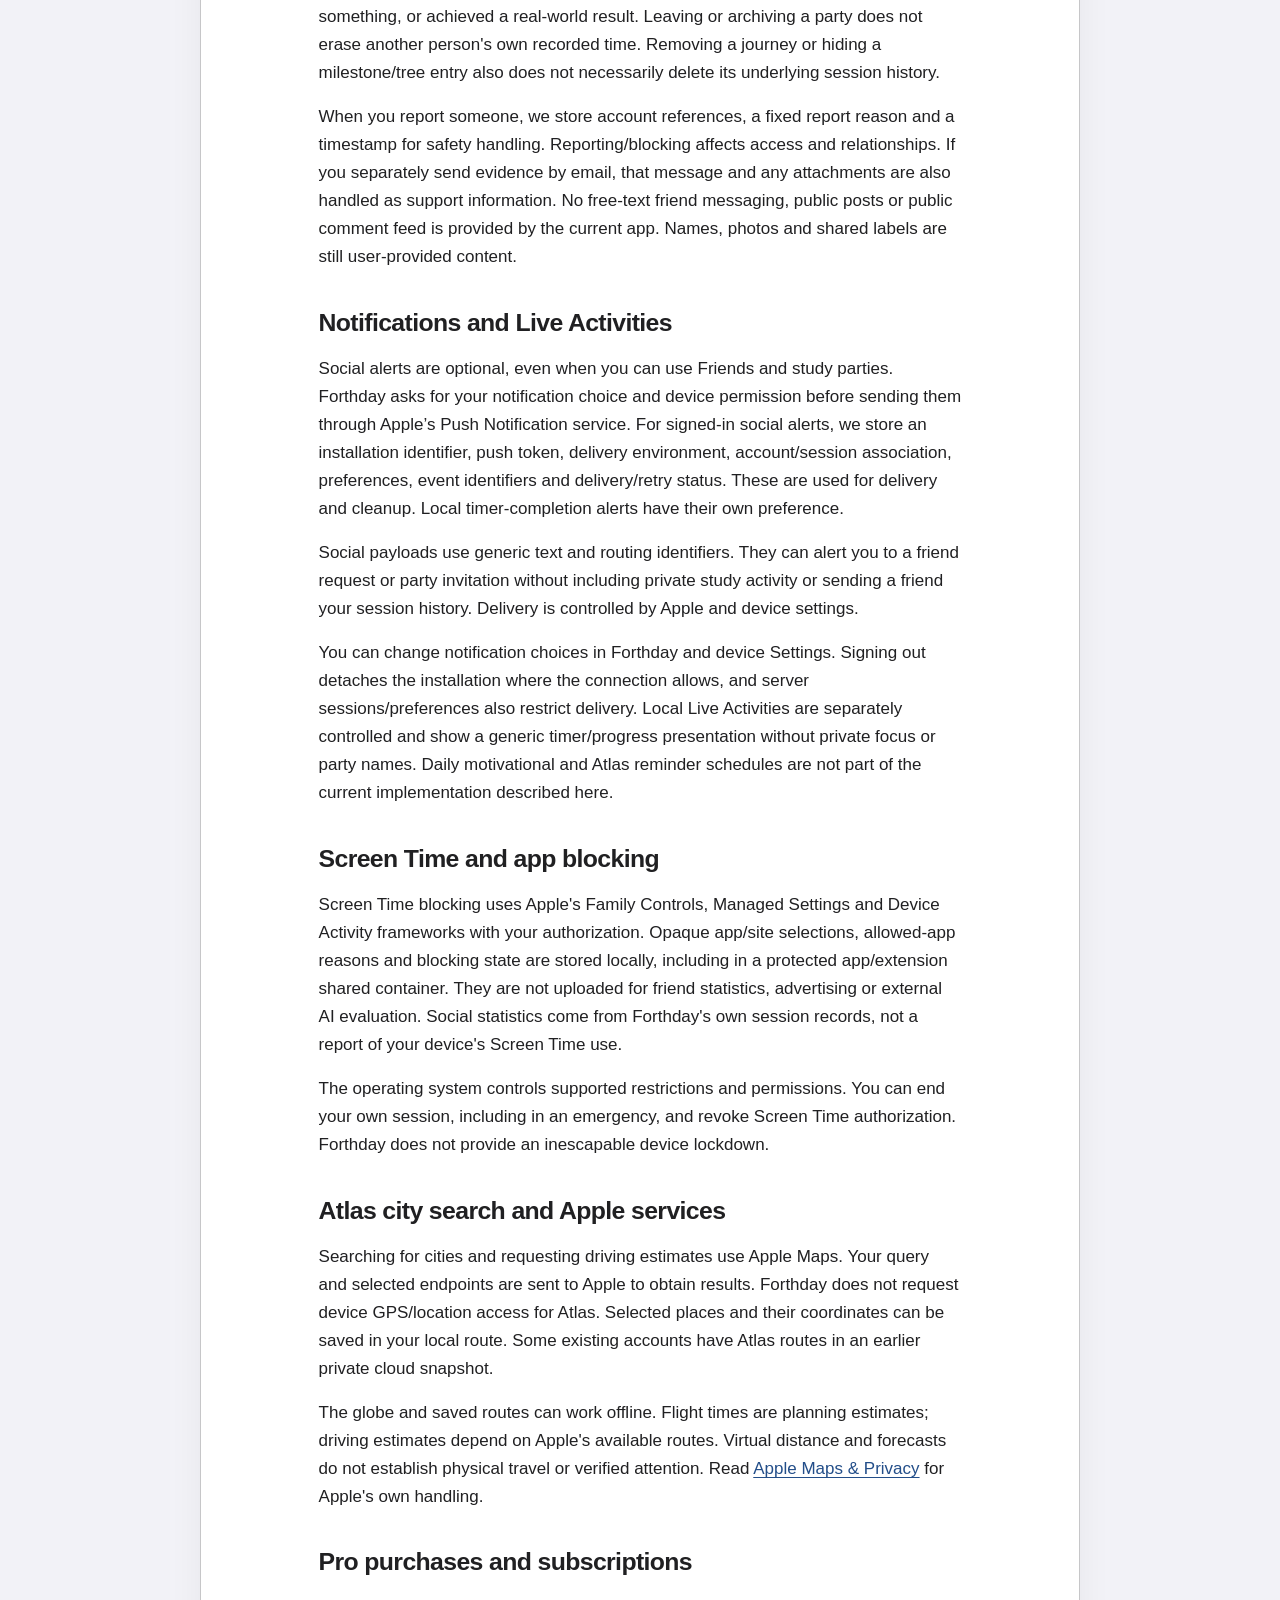
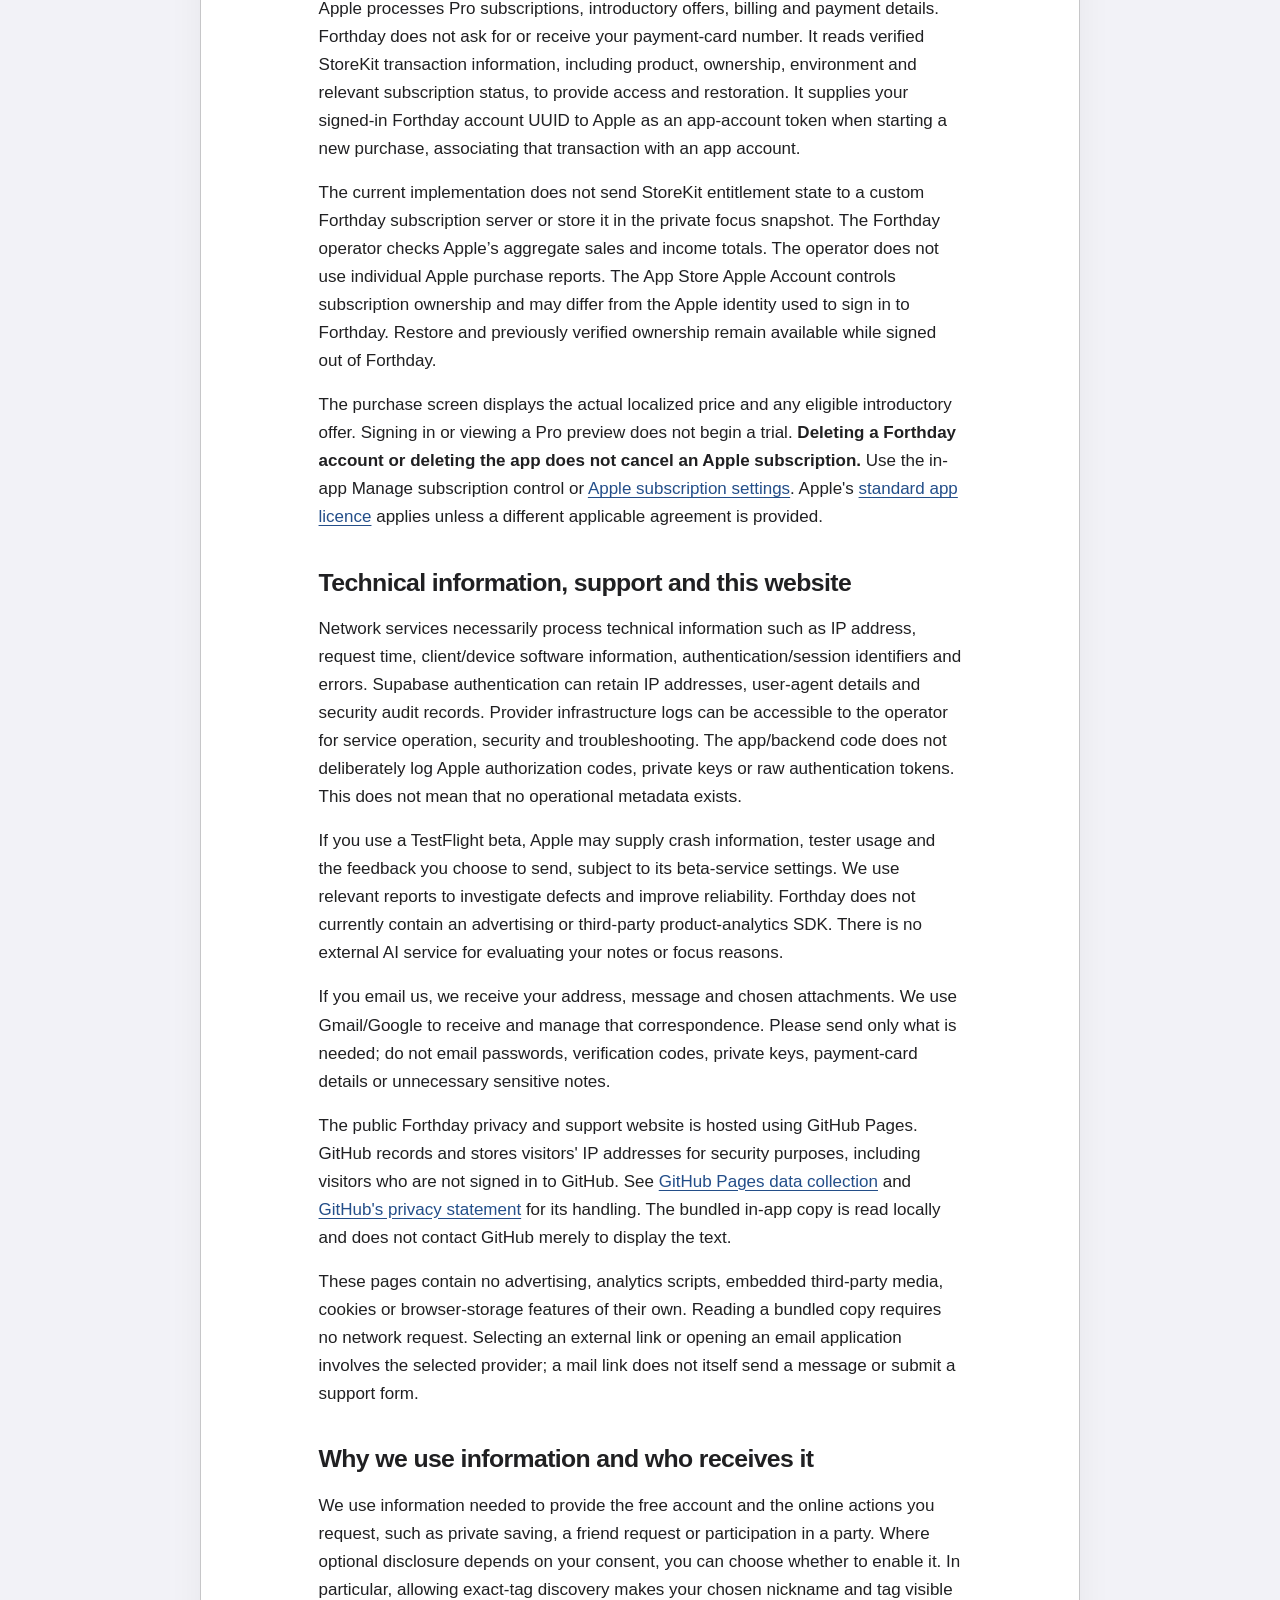
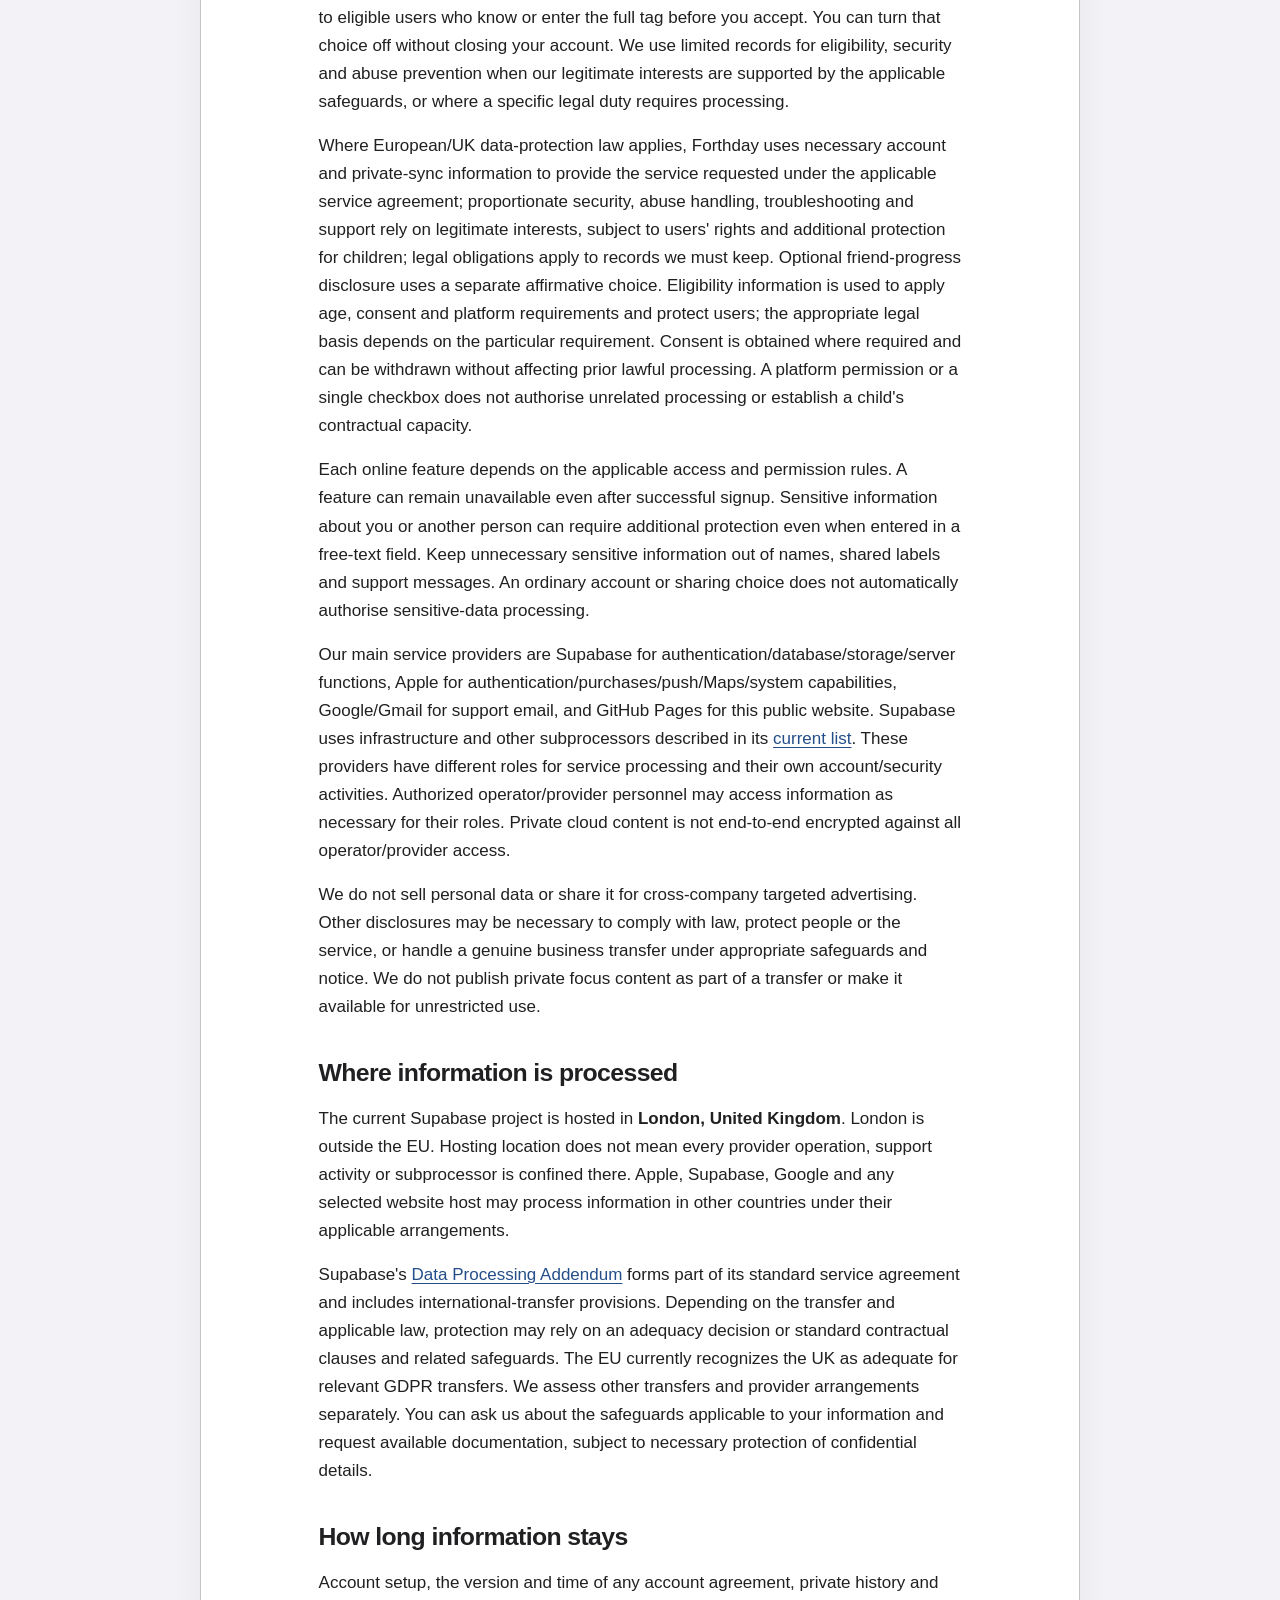
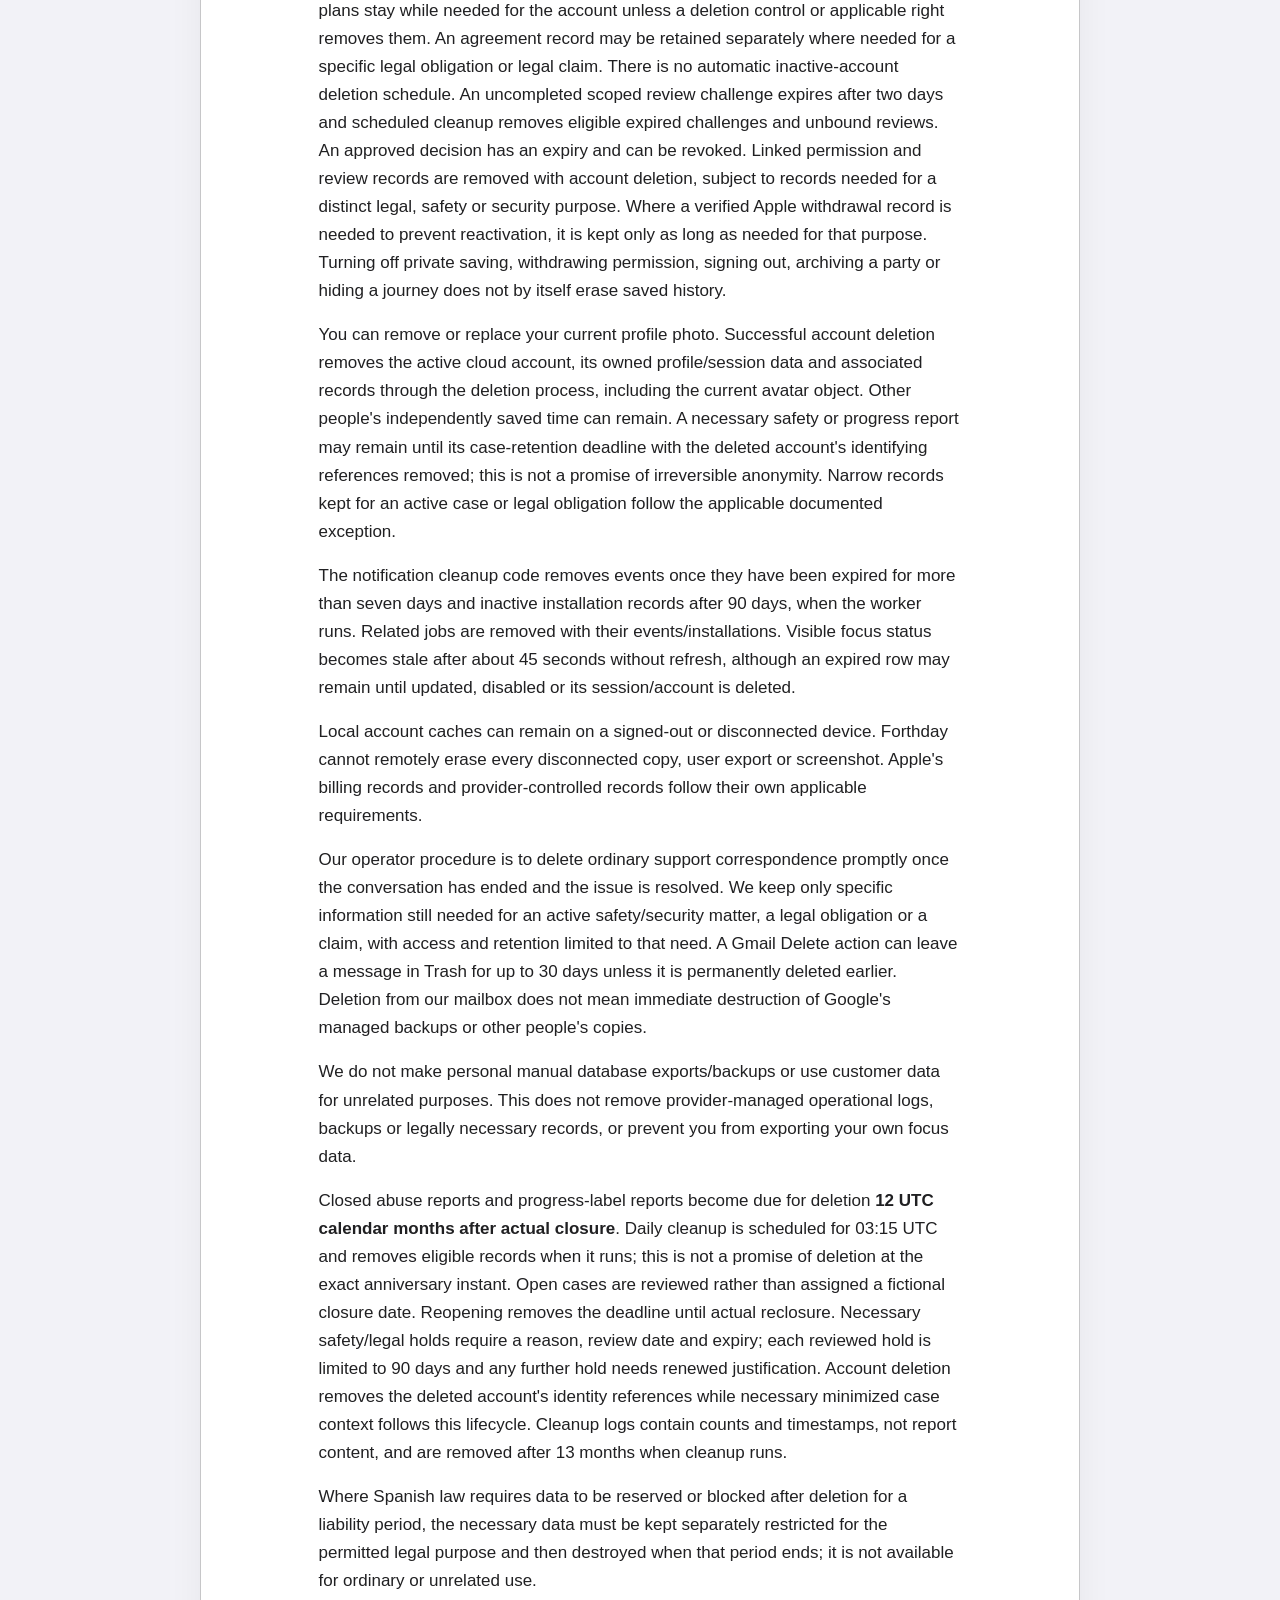
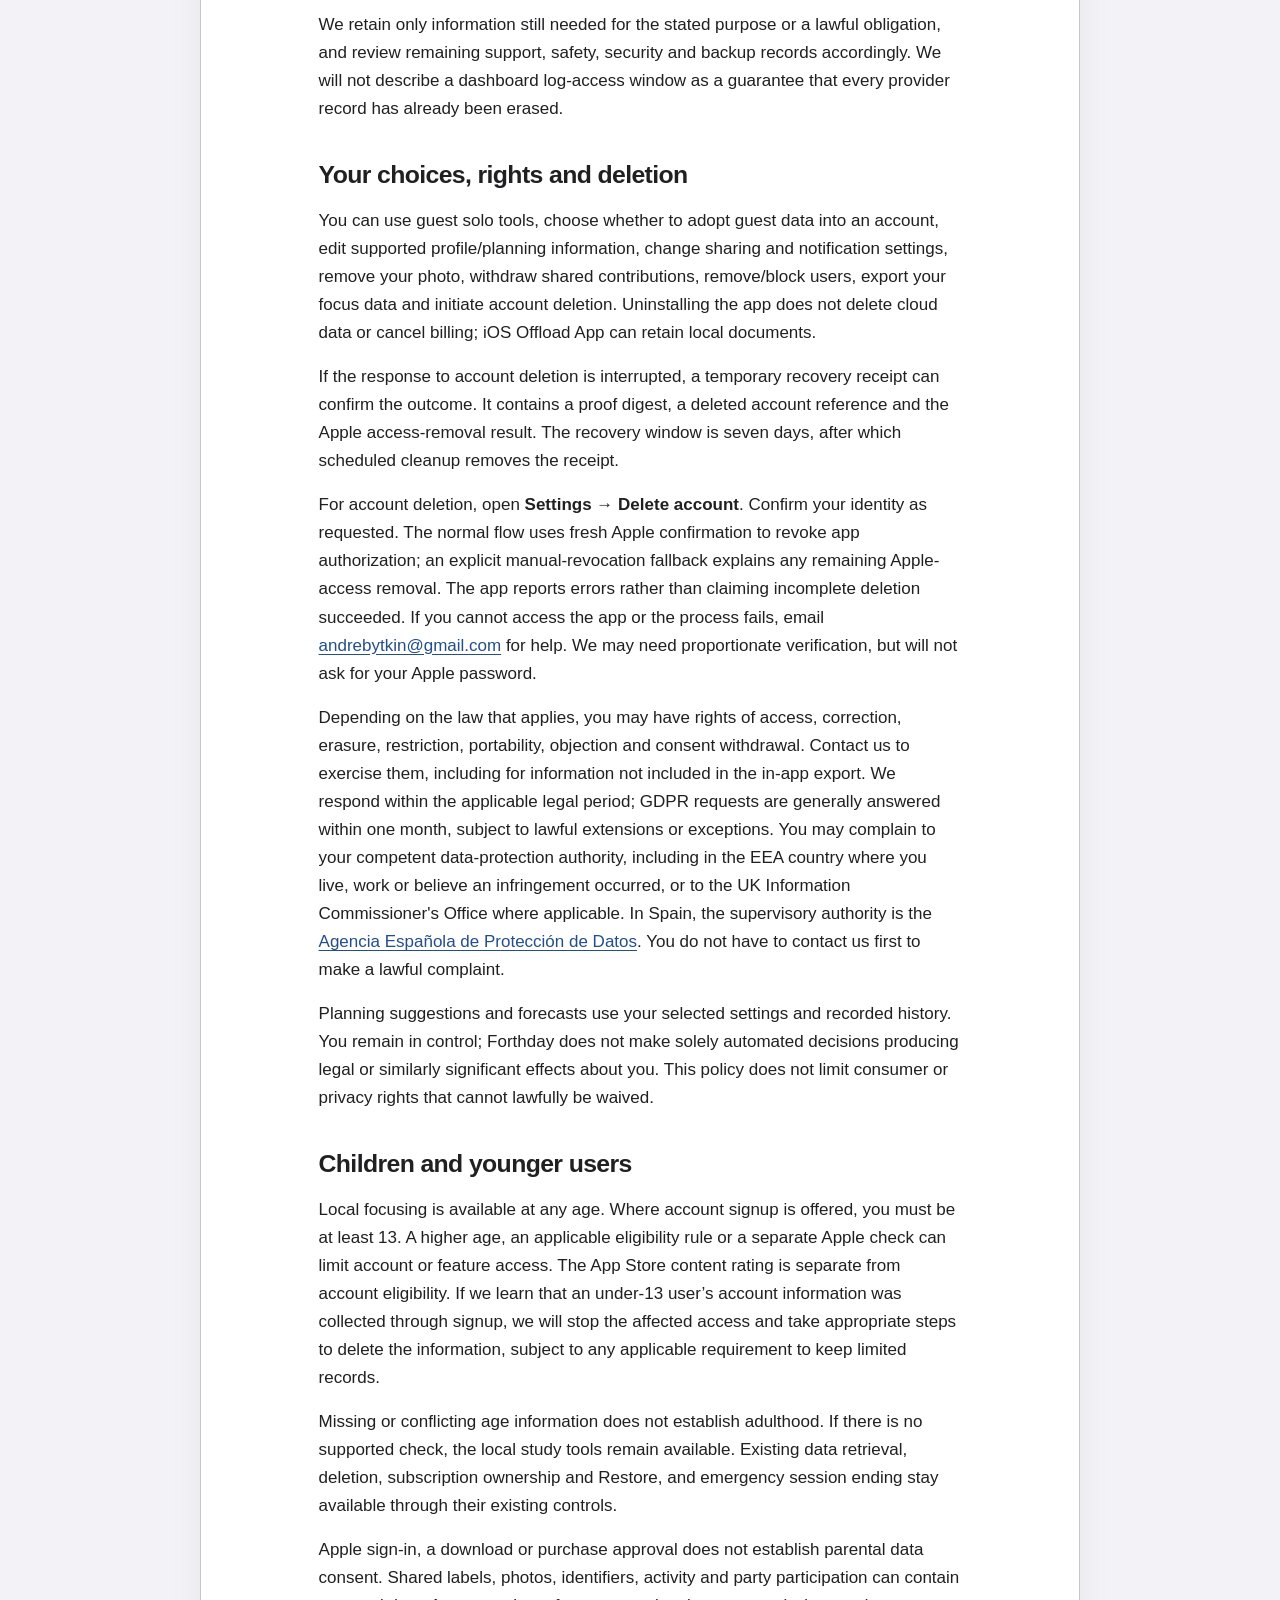
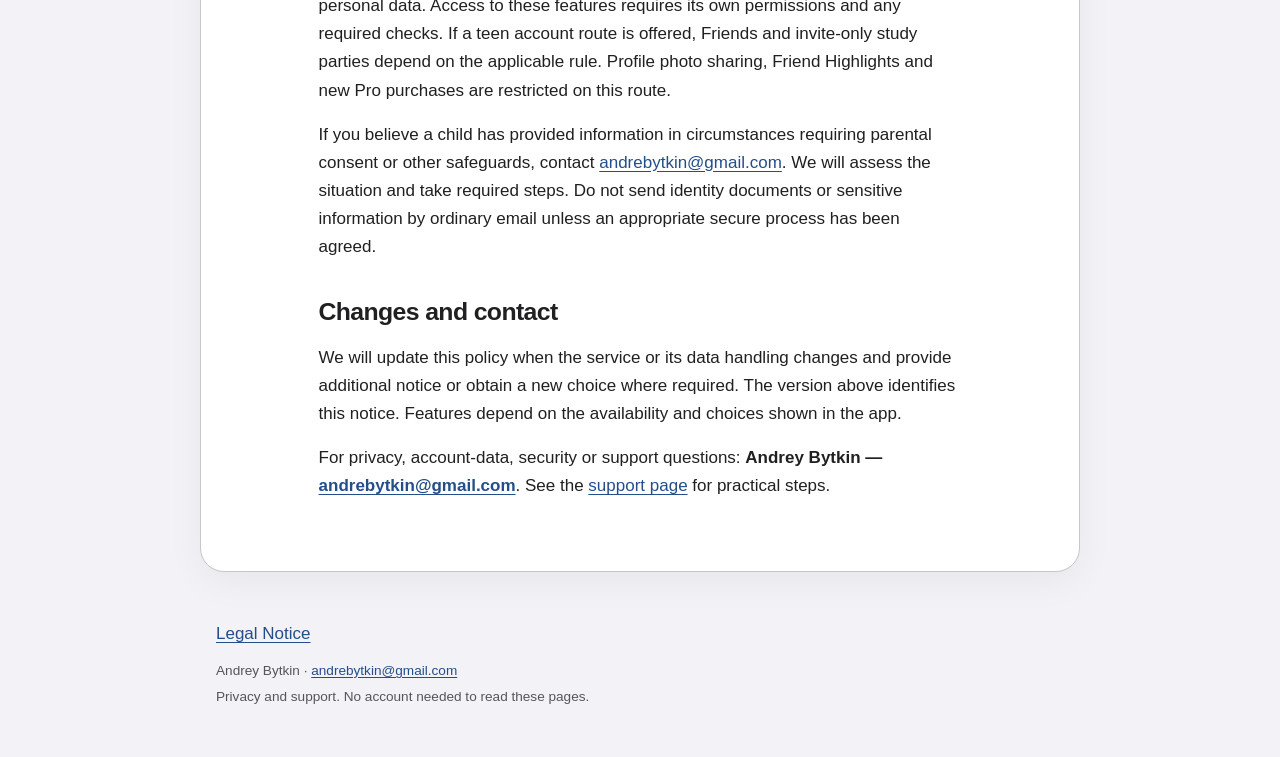
<file: privacy/online-v7.html>
<!doctype html>
<html lang="en">
<head>
  <meta charset="utf-8">
  <meta name="viewport" content="width=device-width, initial-scale=1">
  <meta name="color-scheme" content="light dark">
  
  <meta name="referrer" content="strict-origin-when-cross-origin">
  <title>Privacy Policy · Forthday</title>
  <meta name="description" content="Forthday privacy information and practical support from Andrey Bytkin.">
  <link rel="stylesheet" href="../assets/styles.css">
</head>
<body>
  <a class="skip" href="#main">Skip to content</a>
  <header class="masthead"><a class="wordmark" href="../index.html">Forthday</a><nav aria-label="Main"><a href="../index.html">Home</a><a href="../privacy/index.html">Privacy</a><a href="../support/index.html">Support</a></nav></header>
  
  <main id="main" tabindex="-1"><article><h1>Forthday Privacy Policy</h1>
<p><strong>Policy version: FD-ONLINE-2026-11-10-v7 · November 10, 2026.</strong></p>
<p>Forthday is operated by <strong>Andrey Bytkin</strong>, based in <strong>Spain</strong>. Andrey Bytkin is responsible for the personal data handled through Forthday. For privacy questions, requests or concerns, email <a href="mailto:andrebytkin@gmail.com">andrebytkin@gmail.com</a>.</p>
<p>This policy explains the Forthday iPhone/iPad app, its optional account and social features, Forthday Pro, and these privacy and support pages. Apple and the other providers named below also explain their own processing in their privacy notices.</p>
<h2 id="current-availability">Current availability</h2>
<p class="release-availability"><strong>Public account signup has not started.</strong> You can study at any age without an account. Existing users can sign in. The new free account flow is for ages 13 and older in selected App Store markets, subject to Apple sign-in and any applicable checks. If you are testing a private build, the app shows whether you can sign up. Optional sharing has its own controls.</p>
<details class="contents"><summary>On this page</summary><ul><li><a href="#current-availability">Current availability</a></li><li><a href="#the-essentials">The essentials</a></li><li><a href="#information-on-your-device">Information on your device</a></li><li><a href="#sign-in-with-apple-and-cloud-saving">Sign in with Apple and cloud saving</a></li><li><a href="#friends-profiles-and-sharing">Friends, profiles and sharing</a></li><li><a href="#photos">Photos</a></li><li><a href="#shared-goals-study-parties-and-reports">Shared goals, study parties and reports</a></li><li><a href="#notifications-and-live-activities">Notifications and Live Activities</a></li><li><a href="#screen-time-and-app-blocking">Screen Time and app blocking</a></li><li><a href="#atlas-city-search-and-apple-services">Atlas city search and Apple services</a></li><li><a href="#pro-purchases-and-subscriptions">Pro purchases and subscriptions</a></li><li><a href="#technical-information-support-and-this-website">Technical information, support and this website</a></li><li><a href="#why-we-use-information-and-who-receives-it">Why we use information and who receives it</a></li><li><a href="#where-information-is-processed">Where information is processed</a></li><li><a href="#how-long-information-stays">How long information stays</a></li><li><a href="#your-choices-rights-and-deletion">Your choices, rights and deletion</a></li><li><a href="#children-and-younger-users">Children and younger users</a></li><li><a href="#changes-and-contact">Changes and contact</a></li></ul></details>
<p><a href="#fi" lang="fi">Tietosuoja lyhyesti suomeksi</a></p>
<section lang="fi" id="fi" aria-labelledby="privacy-fi">
<h2 id="privacy-fi">Tietosuoja lyhyesti</h2>
<p>Forthdayn henkilötiedoista vastaa Espanjassa toimiva Andrey Bytkin. Voit opiskella laitteellasi ilman tiliä iästä riippumatta. Jos tilin luominen on mahdollista, valitse <strong>Alle 13-vuotias</strong> tai <strong>13-vuotias tai vanhempi</strong>. Alle 13-vuotiaan vastaus jää laitteelle. Emme pyydä syntymäaikaa tai asuinmaata emmekä käytä IP-paikannusta tilin käyttöoikeuden tarkistamiseen. Tekniset palvelut voivat käsitellä IP-osoitteita palvelun toiminnan ja turvallisuuden vuoksi.</p>
<p>Kun luot tilin, käytämme Applen tunnistetta ja Applen antamaa omaa tai välitysosoitetta kirjautumiseen. Tallennamme tarvittavan ikäryhmän, tilin tiedot sekä hyväksymiesi ehtojen version ja hyväksymisajan. Voit tallentaa vahvistuksen. Apple voi vaatia erillisen tarkistuksen.</p>
<p>Yksityinen tallennus eri laitteille on valinnainen. Jos sallit kaveripyynnöt, tarkan tunnuksesi kirjoittava käyttäjä voi nähdä nimimerkkisi ja tunnuksesi jo ennen kuin hyväksyt pyynnön. Voit ottaa tämän asetuksen pois käytöstä. Kutsulla järjestettävän opiskeluhetken osallistujat voivat nähdä otsikon, osallistujat, valmiustilan sekä yhteisen ajastimen ja tauot. Yksityisiä muistiinpanojasi tai yksin tehtyjen keskittymisjaksojen historiaa ei jaeta ryhmälle. Muut jakamistoiminnot, ilmoitukset ja ostot ovat erillisiä valintoja.</p>
<p>Käytämme tarpeellisia tietoja pyytämäsi palvelun tarjoamiseen ja käsittelemme rajattuja tietoja myös turvallisuutta, väärinkäytösten käsittelyä ja lakisääteisiä velvoitteita varten. Supabase säilyttää tilin tietoja Lontoossa. Apple huolehtii esimerkiksi kirjautumisesta, maksuista ja push-ilmoituksista. Tuen sähköposti käyttää Gmailia ja julkinen sivusto GitHub Pagesia. Täydellinen seloste sisältää palveluntarjoajat, siirrot ja säilytysajat.</p>
<p>Voit lopettaa valinnaisen jakamisen, estää käyttäjän, tehdä ilmoituksen ja poistaa tilin asetuksissa. Voit pyytää pääsyä tietoihisi, oikaisua, poistoa tai muiden soveltuvien oikeuksien käyttämistä. Voit myös tehdä valituksen toimivaltaiselle tietosuojaviranomaiselle. Ota yhteyttä osoitteessa <a href="mailto:andrebytkin@gmail.com">andrebytkin@gmail.com</a>. Lue <a href="#the-essentials" lang="en">täydellinen seloste englanniksi</a>.</p>
</section>
<h2 id="the-essentials">The essentials</h2>
<ul><li>Study on your device at any age without creating an account.</li><li>When new signup is available, you tell us once whether you are at least 13. This is an answer you provide. Apple handles sign-in and can supply a separate age-range check where required. Private saving is optional.</li><li>Friends and parties have their own access rules. Optional friend highlights are off by default and visible only to accepted, unblocked friends when you choose to share. Discovery and alerts are separate choices.</li><li>Forthday does not include advertising, advertising tracking or a third-party analytics SDK. You can request access, correction or deletion through the app or contact us for help.</li></ul>
<h2 id="information-on-your-device">Information on your device</h2>
<p>Forthday stores the answers and content you enter, such as a name or nickname, birthday, interests, goals, motivations, deadlines, routine preferences, focus subjects and notes. It records focus sessions, including mode, dates, duration, breaks and completion or early ending, and uses these records for progress views.</p>
<p>If you use Pro planning, local content can include availability windows, subject allocations, planned sessions, recovery decisions, outcome notes, forecasts, reviews and private party templates. Atlas can store selected city stops, virtual routes, country journals and progress. Choosing a city represents a virtual journey, not evidence of your physical location.</p>
<p>Your birthday, legacy age value, active timer, unfinished drafts, prepared-session pointer, and selected Screen Time apps/sites are excluded from the private cloud snapshot sent by the current app. Some appearance and system preferences also remain local. The main focus documents are protected in the app container and excluded from device backups by the app; this is not a promise about every item iOS may retain in settings, Keychain or system services.</p>
<p>Local focusing does not create an anonymous Forthday cloud account. Using Apple-backed features such as Maps search, notification delivery or purchases can still involve Apple without a Forthday cloud account.</p>
<p>In the developer&#x27;s private Debug build, administrator-only Preview Account holds separate sample history, fictional profiles and test Pro without creating a purchase. Samples do not sync or become real friend progress. Personal Account uses real local records and StoreKit ownership, subject to the same online restrictions. Migration preserves earlier administrator setup in protected device-local archives before creating the separate Personal setup; these are not customer database exports. Account deletion&#x27;s local cleanup includes both administrator spaces and their migration archives. Ordinary users and Release/TestFlight do not receive this test mode.</p>
<h2 id="sign-in-with-apple-and-cloud-saving">Sign in with Apple and cloud saving</h2>
<p>When you choose Sign in with Apple, Apple provides an identifier and the real or relay email address you choose to share. The app requests email. Your Apple password and Apple’s full-name field are outside this request. The name or nickname you type into Forthday is separate. Apple credentials and one-time codes are processed to authenticate your account. Session credentials are kept in the device Keychain and used with Supabase, our authentication provider.</p>
<p>If signup is offered, choose <strong>Under 13</strong> or <strong>13 or older</strong>. Earlier versions use more specific age ranges. We do not ask for your date of birth for this check. Under 13 stays on your device and you can study without an account. On the ordinary route, Forthday uses the age answer you provide and, if you sign up, can keep the result, decision date and applicable rule. The app may check whether Apple requires a separate age-related step. Apple sign-in does not verify the age you typed. The ordinary signup does not ask for your country of residence or use IP geolocation for eligibility. Technical services can still process IP addresses for ordinary operation and security. Returning sign-in does not repeat the signup age question.</p>
<p>Before you agree, you can read the Privacy Policy and read and save the <a href="../terms/index.html">Free Account Terms</a>. If you finish signup, the server records the accepted Terms version and time with your Apple-linked account. You can save the confirmation. Both documents are available in Settings → Help &amp; legal. Agreement covers the free account. It does not establish age or parental permission, start cloud saving, turn on optional sharing, or start a payment.</p>
<p>Private cloud saving is optional. During account creation, you can choose it separately and it starts off. It saves numeric daily and weekly goals, timer preferences and saved solo focus times across devices. A saved session can include start and end times, mode, focused intervals, completion or early ending, and a record identifier. Subject and project names, intentions, reflections, plans, private Atlas routes and active timers are outside this format. Some earlier signup builds show a switch that starts on and can be turned off before continuing. Existing choices carry forward. You can turn saving off in Settings.</p>
<p>Existing accounts may already retain an earlier private cloud copy of saved setup/preferences, subjects, goals, reasons, deadlines, completed session history, milestones, personal plans, outcomes, reviews, Atlas routes/journals and private templates. Returning users can retrieve available saved data. Forthday does not upload previous guest history during signup. Where guest progress can be brought over, the app asks first. Account-specific caches support offline use. Queued local changes remain on the device for retry. Signing in alone does not mean an upload succeeded.</p>
<p>Sign-out is not cloud deletion. It returns you to a guest space and can leave the signed-out account&#x27;s protected local cache on that device for offline return. Active timers are not transferred live to another device. A failed connection may delay saving, restoration, sharing changes or deletion; the app should not report a failed operation as completed.</p>
<p>If you used a separately reviewed setup in an earlier version, a limited review record may contain the status, dates, approved purposes and opaque evidence references. The ordinary signup flow does not ask you to submit documents or wait for an individual review. Do not send identity documents or credentials to Support.</p>
<p>Where a supported Apple consent workflow applies, Forthday can record a digest of the signed App Store acquisition, its environment and a verified account-link reference. A verified withdrawal can leave an event identifier, signed time and acquisition digest so Forthday can stop or prevent the affected access. A signed acquisition alone does not prove age or consent. Consent withdrawal stops covered access after confirmation. Local study, safety exits and account data rights remain available.</p>
<h2 id="friends-profiles-and-sharing">Friends, profiles and sharing</h2>
<p>When social access is available, Forthday stores your chosen nickname and tag, discovery choice, friend requests, relationships and blocks. If you allow requests, an eligible signed-in user who enters your exact tag can see your nickname and tag before you accept. This lookup does not show your photo or focus history. Turning off discovery stops new exact-tag lookups and requests. It does not remove existing friendships. Pending requests show the nickname or tag needed to identify the other person. A friendship needs acceptance. Forthday does not import contacts.</p>
<p><strong>Friend Highlights</strong> is a separate, optional choice. Where available, it starts off. You can send and accept friend requests and join an eligible study party without turning it on. If you turn it on, only accepted, unblocked friends can see your study streaks, preset achievement badges and up to three selected virtual Atlas country stamps. Streaks and earned badges are derived from saved activity. Virtual stamps represent selected in-app travel and disclose no location, route, dates or companions. A badge may reveal the milestone it represents.</p>
<p>Friends do not receive exact study hours, subjects, notes, intentions, session history, goals, current studying status or physical location from friend highlights. The earlier progress-sharing choice does not enable the new highlights. Joining a party and choosing to contribute to a shared goal are separate actions with their own audiences. Profile photos have separate controls.</p>
<p>Turn sharing off in Settings → Privacy &amp; sharing → Friend highlights. When the server confirms withdrawal, accepted friends lose access to those highlights. Removing or blocking a friend also stops future access. Private history remains available to you. When offline, withdrawal can remain pending until the app can contact the server. We cannot retrieve copies others already made.</p>
<h2 id="photos">Photos</h2>
<p>If you choose a profile photo through Apple&#x27;s photo picker, Forthday receives the image you select rather than access to your whole photo library. It prepares a smaller JPEG locally, removes the original EXIF/GPS metadata, and uploads the prepared copy when you save it. The original photo is not uploaded by this process.</p>
<p>Photos are stored in private account storage. Shared photos can be viewed by accepted, unblocked friends when the relevant permissions and safety checks apply. Profile photos are not shown to strangers in tag search or to study-party participants who are not your accepted friends. You can replace or remove the photo. Downloaded profile photos use a bounded memory cache rather than an app-managed permanent photo folder. Information visible within the image itself remains visible despite metadata removal.</p>
<h2 id="shared-goals-study-parties-and-reports">Shared goals, study parties and reports</h2>
<p>Invite-only parties use shared titles, invitations, membership, participant names, readiness, host choices, shared timer state, breaks and participation records. Other authorized participants can see the information needed for the shared activity. Approved photos may be visible where the separate Friends photo rules allow them. Shared goals or Together Atlas routes can also use targets and selected contributions when you choose to share. Your private focus subjects, reasons, notes, solo session history and physical location are outside these party disclosures.</p>
<p>Contributing saved time to a shared goal or Together route requires your selection. You can withdraw shared contributions through the available controls. A private recurring party template does not automatically invite people or start sessions.</p>
<p>The server checks recorded intervals, not whether you were attentive, learned something, or achieved a real-world result. Leaving or archiving a party does not erase another person&#x27;s own recorded time. Removing a journey or hiding a milestone/tree entry also does not necessarily delete its underlying session history.</p>
<p>When you report someone, we store account references, a fixed report reason and a timestamp for safety handling. Reporting/blocking affects access and relationships. If you separately send evidence by email, that message and any attachments are also handled as support information. No free-text friend messaging, public posts or public comment feed is provided by the current app. Names, photos and shared labels are still user-provided content.</p>
<h2 id="notifications-and-live-activities">Notifications and Live Activities</h2>
<p>Social alerts are optional, even when you can use Friends and study parties. Forthday asks for your notification choice and device permission before sending them through Apple’s Push Notification service. For signed-in social alerts, we store an installation identifier, push token, delivery environment, account/session association, preferences, event identifiers and delivery/retry status. These are used for delivery and cleanup. Local timer-completion alerts have their own preference.</p>
<p>Social payloads use generic text and routing identifiers. They can alert you to a friend request or party invitation without including private study activity or sending a friend your session history. Delivery is controlled by Apple and device settings.</p>
<p>You can change notification choices in Forthday and device Settings. Signing out detaches the installation where the connection allows, and server sessions/preferences also restrict delivery. Local Live Activities are separately controlled and show a generic timer/progress presentation without private focus or party names. Daily motivational and Atlas reminder schedules are not part of the current implementation described here.</p>
<h2 id="screen-time-and-app-blocking">Screen Time and app blocking</h2>
<p>Screen Time blocking uses Apple&#x27;s Family Controls, Managed Settings and Device Activity frameworks with your authorization. Opaque app/site selections, allowed-app reasons and blocking state are stored locally, including in a protected app/extension shared container. They are not uploaded for friend statistics, advertising or external AI evaluation. Social statistics come from Forthday&#x27;s own session records, not a report of your device&#x27;s Screen Time use.</p>
<p>The operating system controls supported restrictions and permissions. You can end your own session, including in an emergency, and revoke Screen Time authorization. Forthday does not provide an inescapable device lockdown.</p>
<h2 id="atlas-city-search-and-apple-services">Atlas city search and Apple services</h2>
<p>Searching for cities and requesting driving estimates use Apple Maps. Your query and selected endpoints are sent to Apple to obtain results. Forthday does not request device GPS/location access for Atlas. Selected places and their coordinates can be saved in your local route. Some existing accounts have Atlas routes in an earlier private cloud snapshot.</p>
<p>The globe and saved routes can work offline. Flight times are planning estimates; driving estimates depend on Apple&#x27;s available routes. Virtual distance and forecasts do not establish physical travel or verified attention. Read <a href="https://www.apple.com/legal/privacy/data/en/apple-maps/">Apple Maps &amp; Privacy</a> for Apple&#x27;s own handling.</p>
<h2 id="pro-purchases-and-subscriptions">Pro purchases and subscriptions</h2>
<p>Apple processes Pro subscriptions, introductory offers, billing and payment details. Forthday does not ask for or receive your payment-card number. It reads verified StoreKit transaction information, including product, ownership, environment and relevant subscription status, to provide access and restoration. It supplies your signed-in Forthday account UUID to Apple as an app-account token when starting a new purchase, associating that transaction with an app account.</p>
<p>The current implementation does not send StoreKit entitlement state to a custom Forthday subscription server or store it in the private focus snapshot. The Forthday operator checks Apple’s aggregate sales and income totals. The operator does not use individual Apple purchase reports. The App Store Apple Account controls subscription ownership and may differ from the Apple identity used to sign in to Forthday. Restore and previously verified ownership remain available while signed out of Forthday.</p>
<p>The purchase screen displays the actual localized price and any eligible introductory offer. Signing in or viewing a Pro preview does not begin a trial. <strong>Deleting a Forthday account or deleting the app does not cancel an Apple subscription.</strong> Use the in-app Manage subscription control or <a href="https://apps.apple.com/account/subscriptions/">Apple subscription settings</a>. Apple&#x27;s <a href="https://www.apple.com/legal/internet-services/itunes/dev/stdeula/">standard app licence</a> applies unless a different applicable agreement is provided.</p>
<h2 id="technical-information-support-and-this-website">Technical information, support and this website</h2>
<p>Network services necessarily process technical information such as IP address, request time, client/device software information, authentication/session identifiers and errors. Supabase authentication can retain IP addresses, user-agent details and security audit records. Provider infrastructure logs can be accessible to the operator for service operation, security and troubleshooting. The app/backend code does not deliberately log Apple authorization codes, private keys or raw authentication tokens. This does not mean that no operational metadata exists.</p>
<p>If you use a TestFlight beta, Apple may supply crash information, tester usage and the feedback you choose to send, subject to its beta-service settings. We use relevant reports to investigate defects and improve reliability. Forthday does not currently contain an advertising or third-party product-analytics SDK. There is no external AI service for evaluating your notes or focus reasons.</p>
<p>If you email us, we receive your address, message and chosen attachments. We use Gmail/Google to receive and manage that correspondence. Please send only what is needed; do not email passwords, verification codes, private keys, payment-card details or unnecessary sensitive notes.</p>
<p>The public Forthday privacy and support website is hosted using GitHub Pages. GitHub records and stores visitors&#x27; IP addresses for security purposes, including visitors who are not signed in to GitHub. See <a href="https://docs.github.com/en/pages/getting-started-with-github-pages/what-is-github-pages#data-collection">GitHub Pages data collection</a> and <a href="https://docs.github.com/en/site-policy/privacy-policies/github-general-privacy-statement">GitHub&#x27;s privacy statement</a> for its handling. The bundled in-app copy is read locally and does not contact GitHub merely to display the text.</p>
<p>These pages contain no advertising, analytics scripts, embedded third-party media, cookies or browser-storage features of their own. Reading a bundled copy requires no network request. Selecting an external link or opening an email application involves the selected provider; a mail link does not itself send a message or submit a support form.</p>
<h2 id="why-we-use-information-and-who-receives-it">Why we use information and who receives it</h2>
<p>We use information needed to provide the free account and the online actions you request, such as private saving, a friend request or participation in a party. Where optional disclosure depends on your consent, you can choose whether to enable it. In particular, allowing exact-tag discovery makes your chosen nickname and tag visible to eligible users who know or enter the full tag before you accept. You can turn that choice off without closing your account. We use limited records for eligibility, security and abuse prevention when our legitimate interests are supported by the applicable safeguards, or where a specific legal duty requires processing.</p>
<p>Where European/UK data-protection law applies, Forthday uses necessary account and private-sync information to provide the service requested under the applicable service agreement; proportionate security, abuse handling, troubleshooting and support rely on legitimate interests, subject to users&#x27; rights and additional protection for children; legal obligations apply to records we must keep. Optional friend-progress disclosure uses a separate affirmative choice. Eligibility information is used to apply age, consent and platform requirements and protect users; the appropriate legal basis depends on the particular requirement. Consent is obtained where required and can be withdrawn without affecting prior lawful processing. A platform permission or a single checkbox does not authorise unrelated processing or establish a child&#x27;s contractual capacity.</p>
<p>Each online feature depends on the applicable access and permission rules. A feature can remain unavailable even after successful signup. Sensitive information about you or another person can require additional protection even when entered in a free-text field. Keep unnecessary sensitive information out of names, shared labels and support messages. An ordinary account or sharing choice does not automatically authorise sensitive-data processing.</p>
<p>Our main service providers are Supabase for authentication/database/storage/server functions, Apple for authentication/purchases/push/Maps/system capabilities, Google/Gmail for support email, and GitHub Pages for this public website. Supabase uses infrastructure and other subprocessors described in its <a href="https://supabase.com/legal/subprocessors">current list</a>. These providers have different roles for service processing and their own account/security activities. Authorized operator/provider personnel may access information as necessary for their roles. Private cloud content is not end-to-end encrypted against all operator/provider access.</p>
<p>We do not sell personal data or share it for cross-company targeted advertising. Other disclosures may be necessary to comply with law, protect people or the service, or handle a genuine business transfer under appropriate safeguards and notice. We do not publish private focus content as part of a transfer or make it available for unrestricted use.</p>
<h2 id="where-information-is-processed">Where information is processed</h2>
<p>The current Supabase project is hosted in <strong>London, United Kingdom</strong>. London is outside the EU. Hosting location does not mean every provider operation, support activity or subprocessor is confined there. Apple, Supabase, Google and any selected website host may process information in other countries under their applicable arrangements.</p>
<p>Supabase&#x27;s <a href="https://supabase.com/legal/dpa">Data Processing Addendum</a> forms part of its standard service agreement and includes international-transfer provisions. Depending on the transfer and applicable law, protection may rely on an adequacy decision or standard contractual clauses and related safeguards. The EU currently recognizes the UK as adequate for relevant GDPR transfers. We assess other transfers and provider arrangements separately. You can ask us about the safeguards applicable to your information and request available documentation, subject to necessary protection of confidential details.</p>
<h2 id="how-long-information-stays">How long information stays</h2>
<p>Account setup, the version and time of any account agreement, private history and plans stay while needed for the account unless a deletion control or applicable right removes them. An agreement record may be retained separately where needed for a specific legal obligation or legal claim. There is no automatic inactive-account deletion schedule. An uncompleted scoped review challenge expires after two days and scheduled cleanup removes eligible expired challenges and unbound reviews. An approved decision has an expiry and can be revoked. Linked permission and review records are removed with account deletion, subject to records needed for a distinct legal, safety or security purpose. Where a verified Apple withdrawal record is needed to prevent reactivation, it is kept only as long as needed for that purpose. Turning off private saving, withdrawing permission, signing out, archiving a party or hiding a journey does not by itself erase saved history.</p>
<p>You can remove or replace your current profile photo. Successful account deletion removes the active cloud account, its owned profile/session data and associated records through the deletion process, including the current avatar object. Other people&#x27;s independently saved time can remain. A necessary safety or progress report may remain until its case-retention deadline with the deleted account&#x27;s identifying references removed; this is not a promise of irreversible anonymity. Narrow records kept for an active case or legal obligation follow the applicable documented exception.</p>
<p>The notification cleanup code removes events once they have been expired for more than seven days and inactive installation records after 90 days, when the worker runs. Related jobs are removed with their events/installations. Visible focus status becomes stale after about 45 seconds without refresh, although an expired row may remain until updated, disabled or its session/account is deleted.</p>
<p>Local account caches can remain on a signed-out or disconnected device. Forthday cannot remotely erase every disconnected copy, user export or screenshot. Apple&#x27;s billing records and provider-controlled records follow their own applicable requirements.</p>
<p>Our operator procedure is to delete ordinary support correspondence promptly once the conversation has ended and the issue is resolved. We keep only specific information still needed for an active safety/security matter, a legal obligation or a claim, with access and retention limited to that need. A Gmail Delete action can leave a message in Trash for up to 30 days unless it is permanently deleted earlier. Deletion from our mailbox does not mean immediate destruction of Google&#x27;s managed backups or other people&#x27;s copies.</p>
<p>We do not make personal manual database exports/backups or use customer data for unrelated purposes. This does not remove provider-managed operational logs, backups or legally necessary records, or prevent you from exporting your own focus data.</p>
<p>Closed abuse reports and progress-label reports become due for deletion <strong>12 UTC calendar months after actual closure</strong>. Daily cleanup is scheduled for 03:15 UTC and removes eligible records when it runs; this is not a promise of deletion at the exact anniversary instant. Open cases are reviewed rather than assigned a fictional closure date. Reopening removes the deadline until actual reclosure. Necessary safety/legal holds require a reason, review date and expiry; each reviewed hold is limited to 90 days and any further hold needs renewed justification. Account deletion removes the deleted account&#x27;s identity references while necessary minimized case context follows this lifecycle. Cleanup logs contain counts and timestamps, not report content, and are removed after 13 months when cleanup runs.</p>
<p>Where Spanish law requires data to be reserved or blocked after deletion for a liability period, the necessary data must be kept separately restricted for the permitted legal purpose and then destroyed when that period ends; it is not available for ordinary or unrelated use.</p>
<p>We retain only information still needed for the stated purpose or a lawful obligation, and review remaining support, safety, security and backup records accordingly. We will not describe a dashboard log-access window as a guarantee that every provider record has already been erased.</p>
<h2 id="your-choices-rights-and-deletion">Your choices, rights and deletion</h2>
<p>You can use guest solo tools, choose whether to adopt guest data into an account, edit supported profile/planning information, change sharing and notification settings, remove your photo, withdraw shared contributions, remove/block users, export your focus data and initiate account deletion. Uninstalling the app does not delete cloud data or cancel billing; iOS Offload App can retain local documents.</p>
<p>If the response to account deletion is interrupted, a temporary recovery receipt can confirm the outcome. It contains a proof digest, a deleted account reference and the Apple access-removal result. The recovery window is seven days, after which scheduled cleanup removes the receipt.</p>
<p>For account deletion, open <strong>Settings → Delete account</strong>. Confirm your identity as requested. The normal flow uses fresh Apple confirmation to revoke app authorization; an explicit manual-revocation fallback explains any remaining Apple-access removal. The app reports errors rather than claiming incomplete deletion succeeded. If you cannot access the app or the process fails, email <a href="mailto:andrebytkin@gmail.com">andrebytkin@gmail.com</a> for help. We may need proportionate verification, but will not ask for your Apple password.</p>
<p>Depending on the law that applies, you may have rights of access, correction, erasure, restriction, portability, objection and consent withdrawal. Contact us to exercise them, including for information not included in the in-app export. We respond within the applicable legal period; GDPR requests are generally answered within one month, subject to lawful extensions or exceptions. You may complain to your competent data-protection authority, including in the EEA country where you live, work or believe an infringement occurred, or to the UK Information Commissioner&#x27;s Office where applicable. In Spain, the supervisory authority is the <a href="https://www.aepd.es/">Agencia Española de Protección de Datos</a>. You do not have to contact us first to make a lawful complaint.</p>
<p>Planning suggestions and forecasts use your selected settings and recorded history. You remain in control; Forthday does not make solely automated decisions producing legal or similarly significant effects about you. This policy does not limit consumer or privacy rights that cannot lawfully be waived.</p>
<h2 id="children-and-younger-users">Children and younger users</h2>
<p>Local focusing is available at any age. Where account signup is offered, you must be at least 13. A higher age, an applicable eligibility rule or a separate Apple check can limit account or feature access. The App Store content rating is separate from account eligibility. If we learn that an under-13 user’s account information was collected through signup, we will stop the affected access and take appropriate steps to delete the information, subject to any applicable requirement to keep limited records.</p>
<p>Missing or conflicting age information does not establish adulthood. If there is no supported check, the local study tools remain available. Existing data retrieval, deletion, subscription ownership and Restore, and emergency session ending stay available through their existing controls.</p>
<p>Apple sign-in, a download or purchase approval does not establish parental data consent. Shared labels, photos, identifiers, activity and party participation can contain personal data. Access to these features requires its own permissions and any required checks. If a teen account route is offered, Friends and invite-only study parties depend on the applicable rule. Profile photo sharing, Friend Highlights and new Pro purchases are restricted on this route.</p>
<p>If you believe a child has provided information in circumstances requiring parental consent or other safeguards, contact <a href="mailto:andrebytkin@gmail.com">andrebytkin@gmail.com</a>. We will assess the situation and take required steps. Do not send identity documents or sensitive information by ordinary email unless an appropriate secure process has been agreed.</p>
<h2 id="changes-and-contact">Changes and contact</h2>
<p>We will update this policy when the service or its data handling changes and provide additional notice or obtain a new choice where required. The version above identifies this notice. Features depend on the availability and choices shown in the app.</p>
<p>For privacy, account-data, security or support questions: <strong>Andrey Bytkin — <a href="mailto:andrebytkin@gmail.com">andrebytkin@gmail.com</a></strong>. See the <a href="../support/index.html">support page</a> for practical steps.</p></article></main>
  <footer><nav class="legal-footer" aria-label="Legal information"><a href="../legal-notice/index.html">Legal Notice</a></nav><p>Andrey Bytkin · <a href="mailto:andrebytkin@gmail.com">andrebytkin@gmail.com</a></p><p>Privacy and support. No account needed to read these pages.</p></footer>
</body>
</html>
</file>
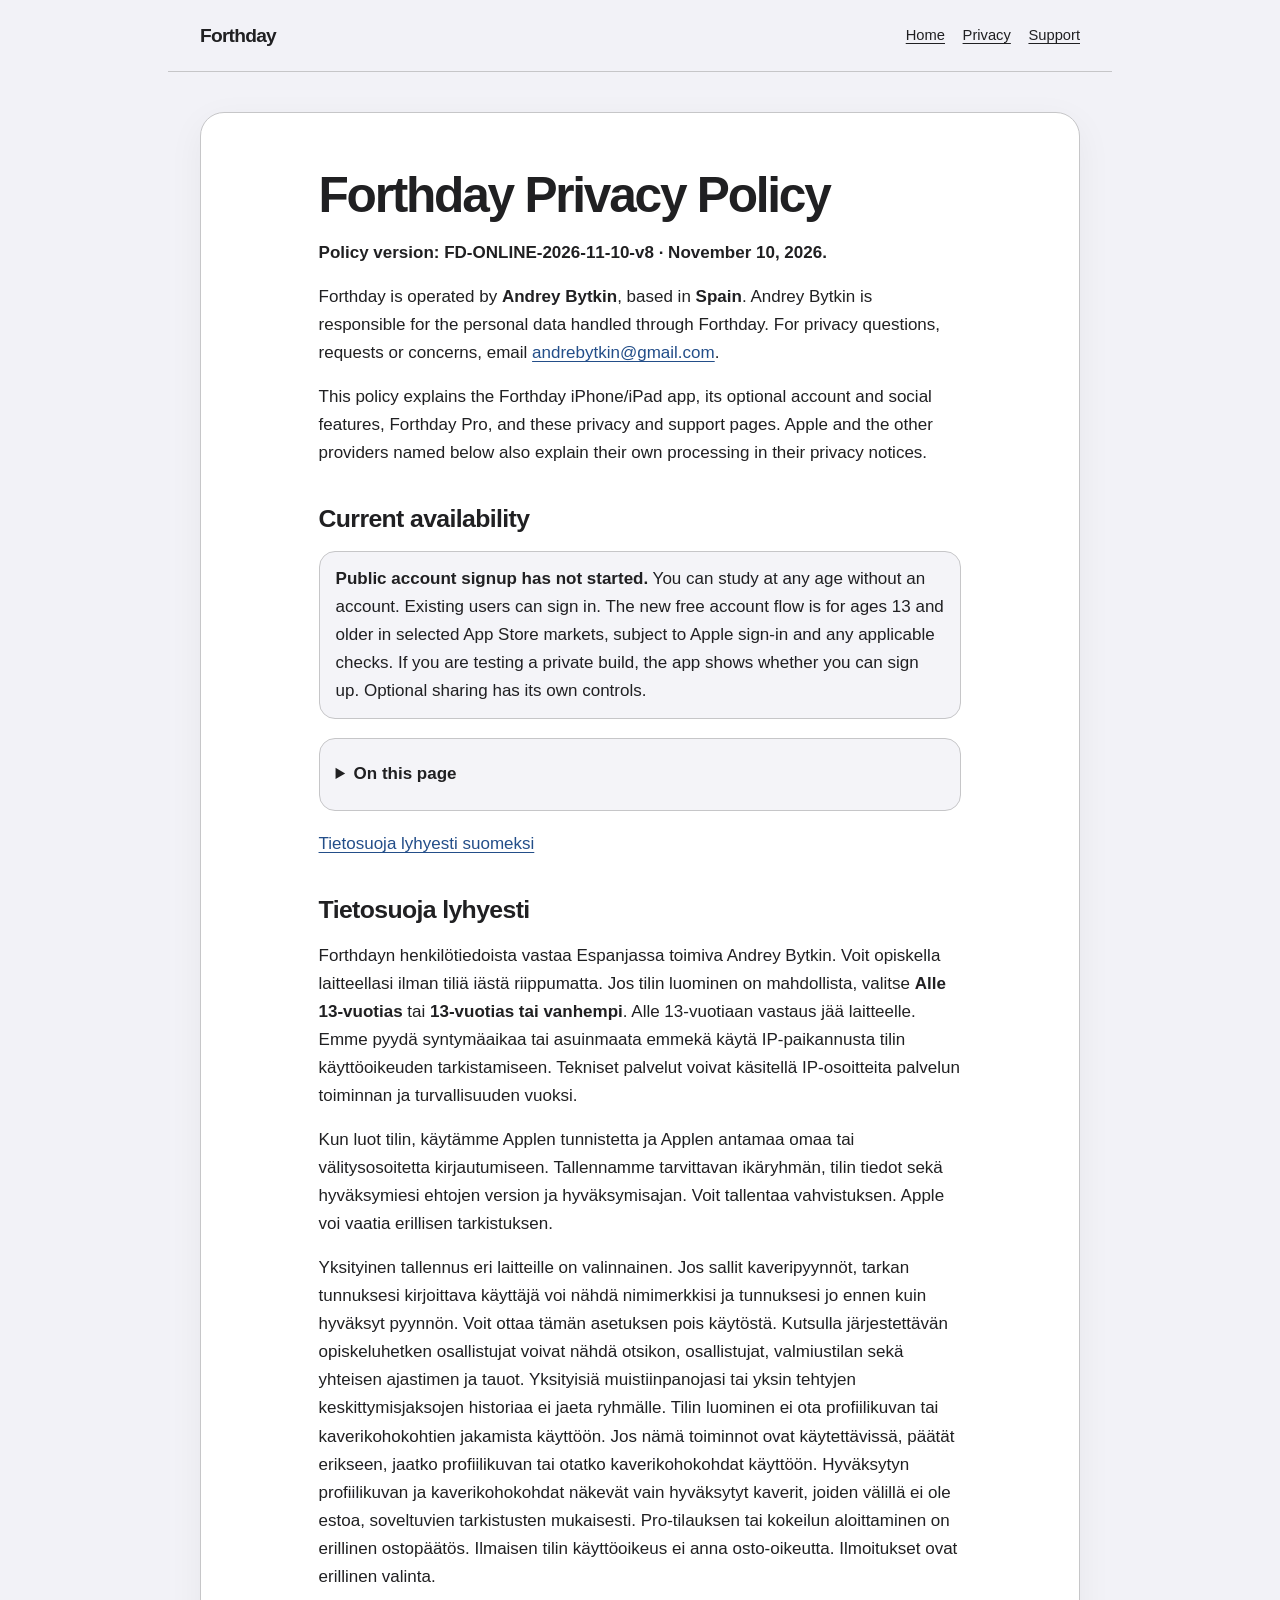
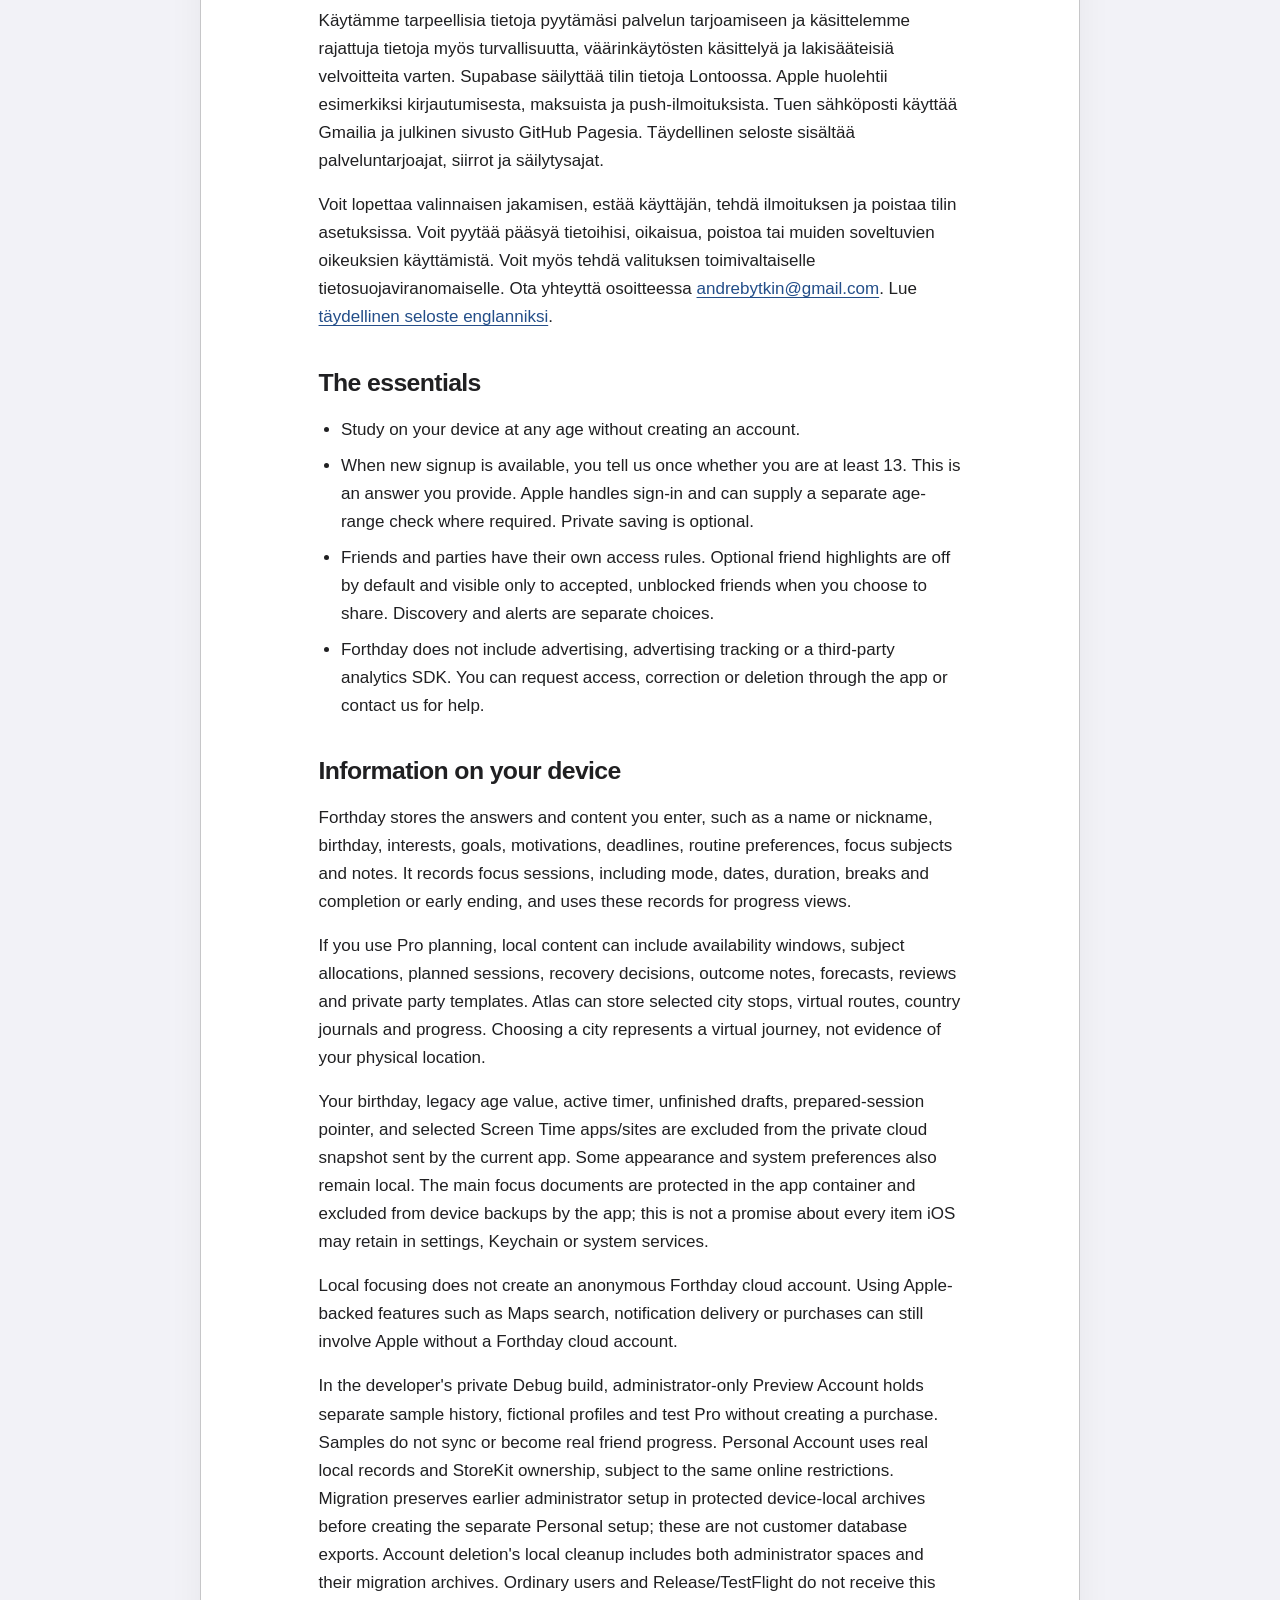
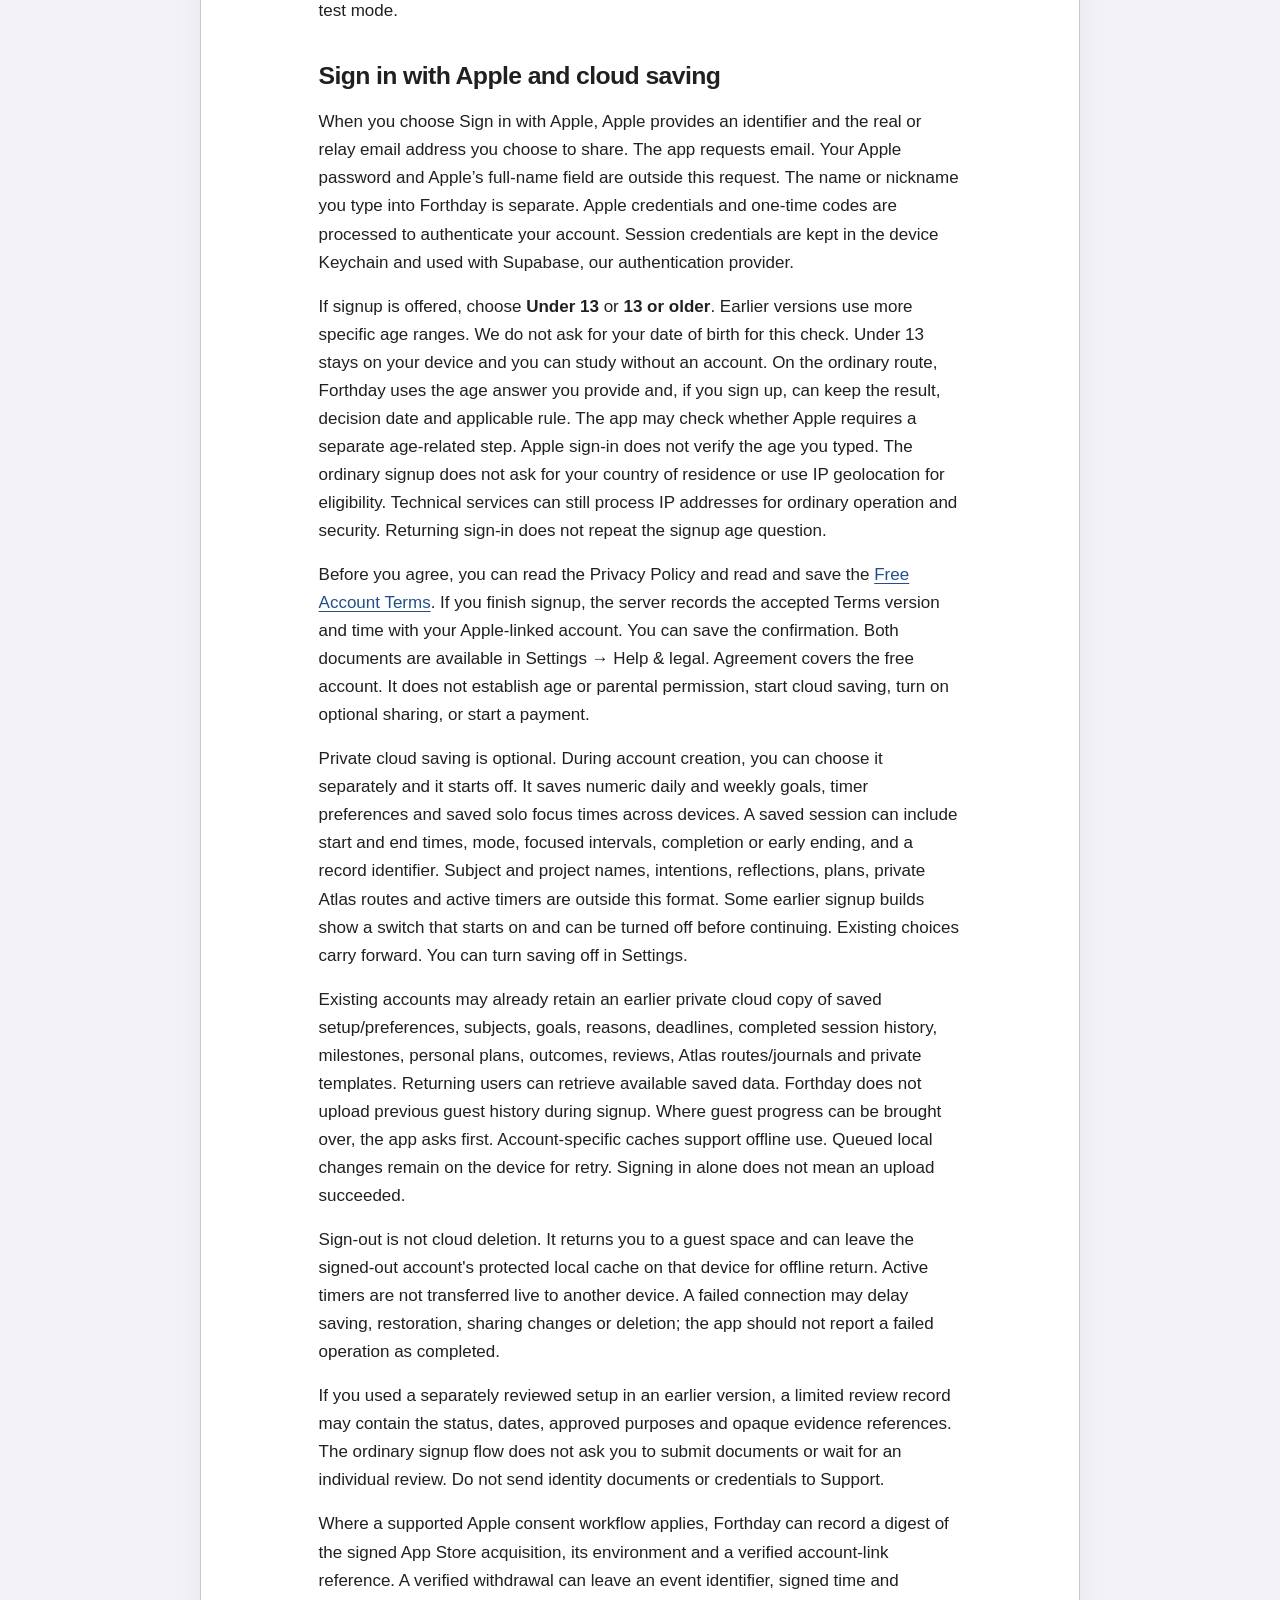
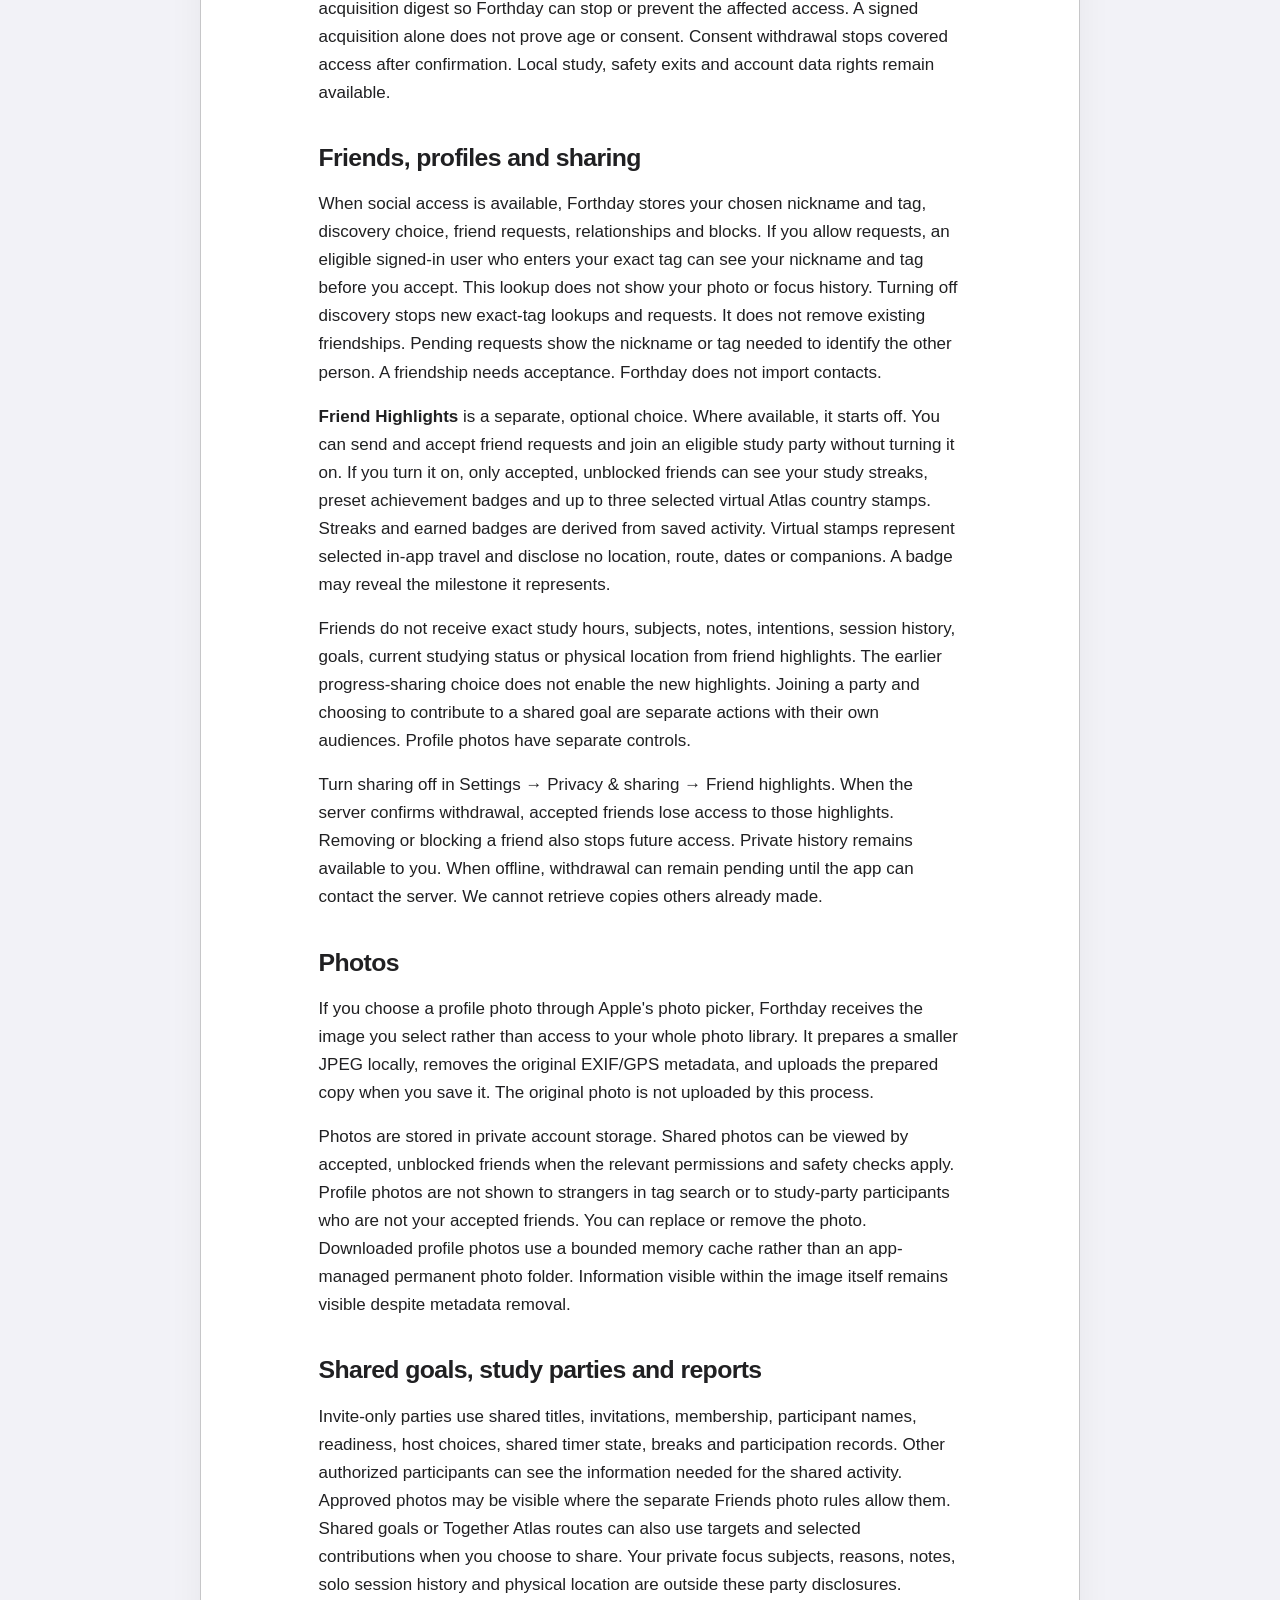
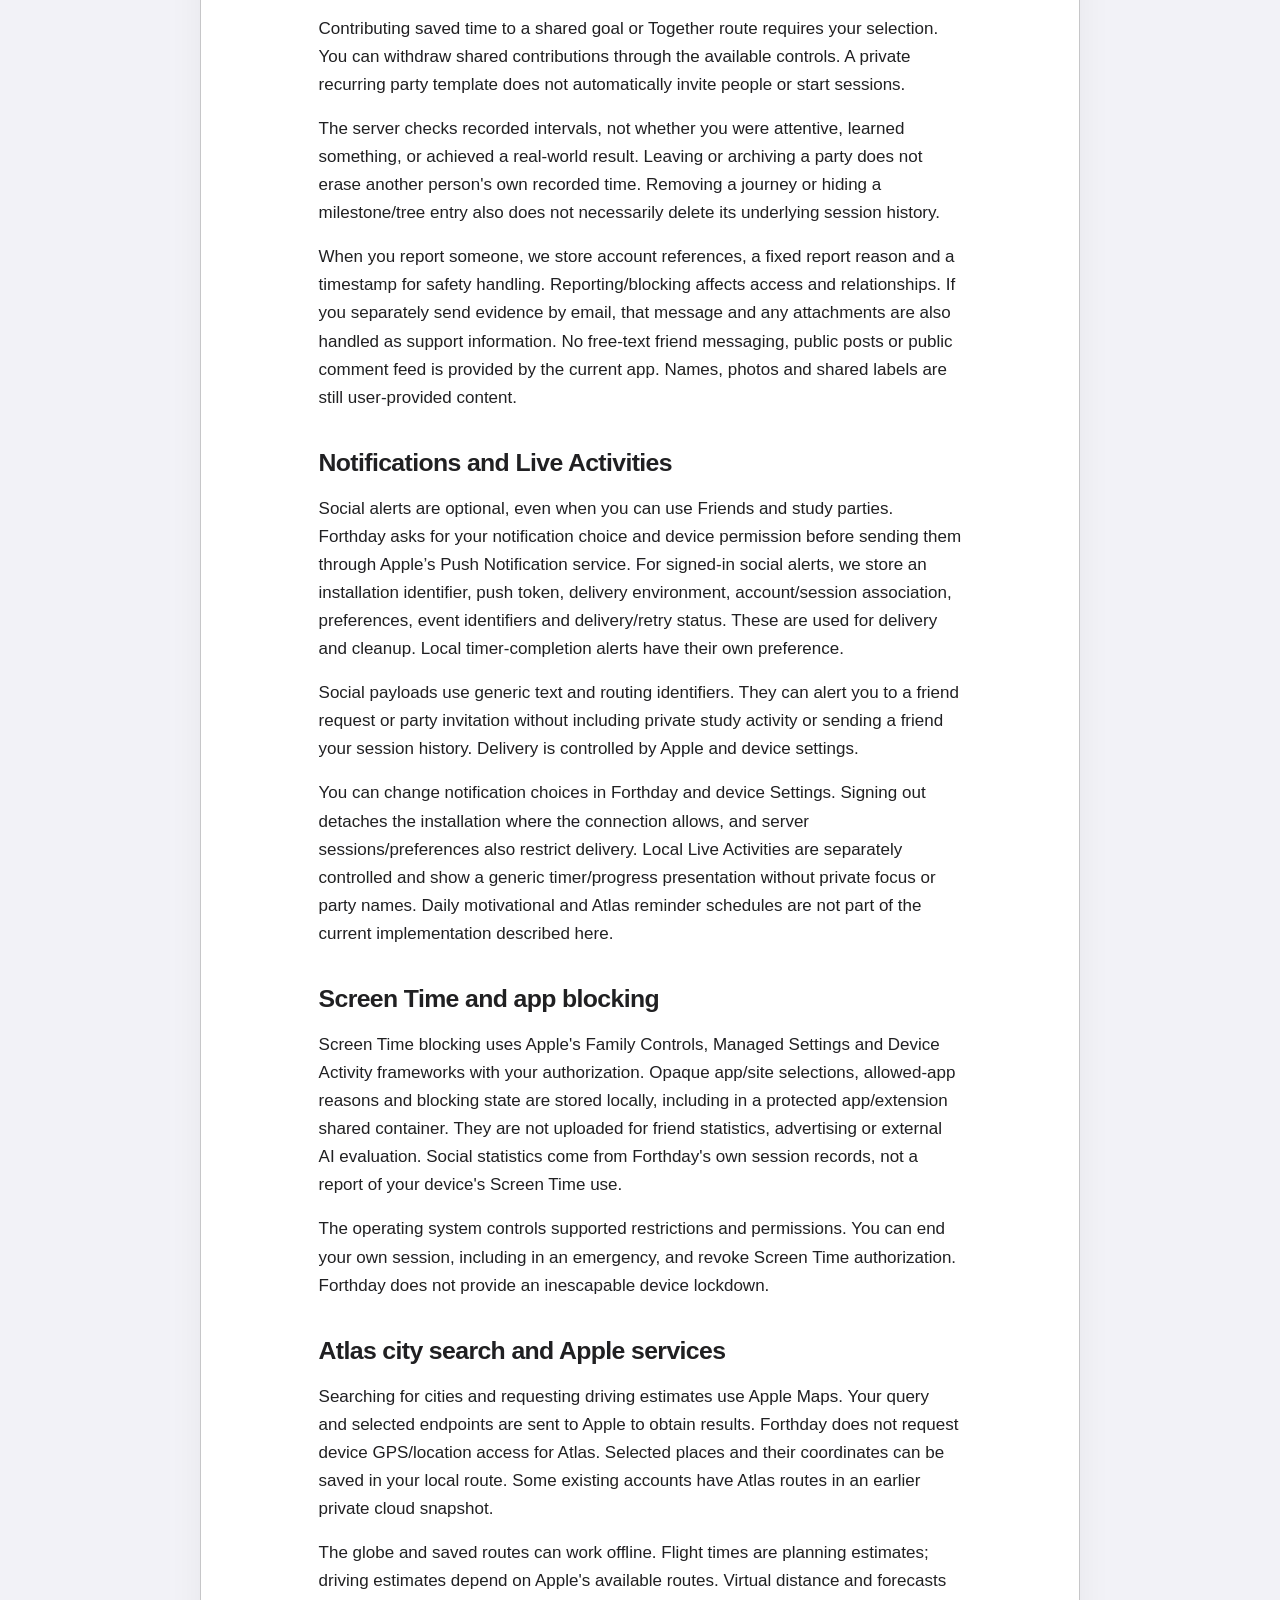
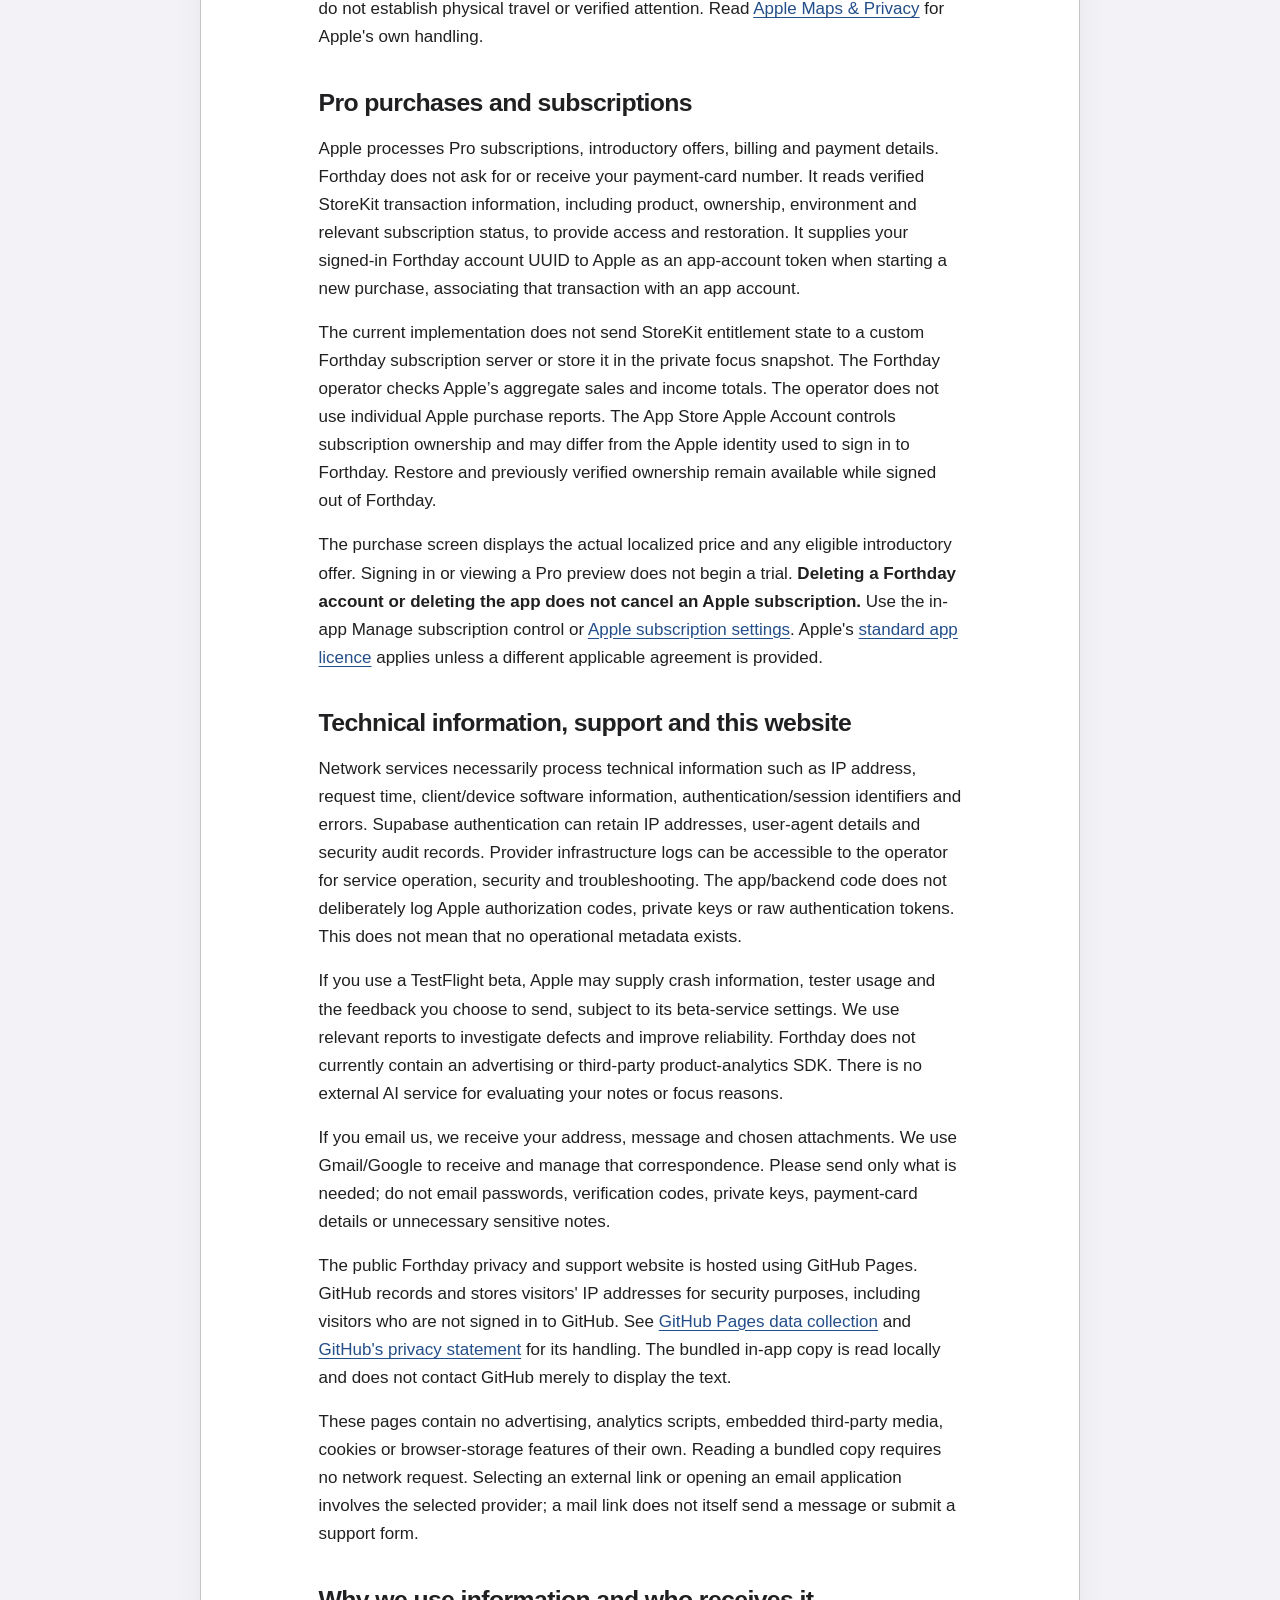
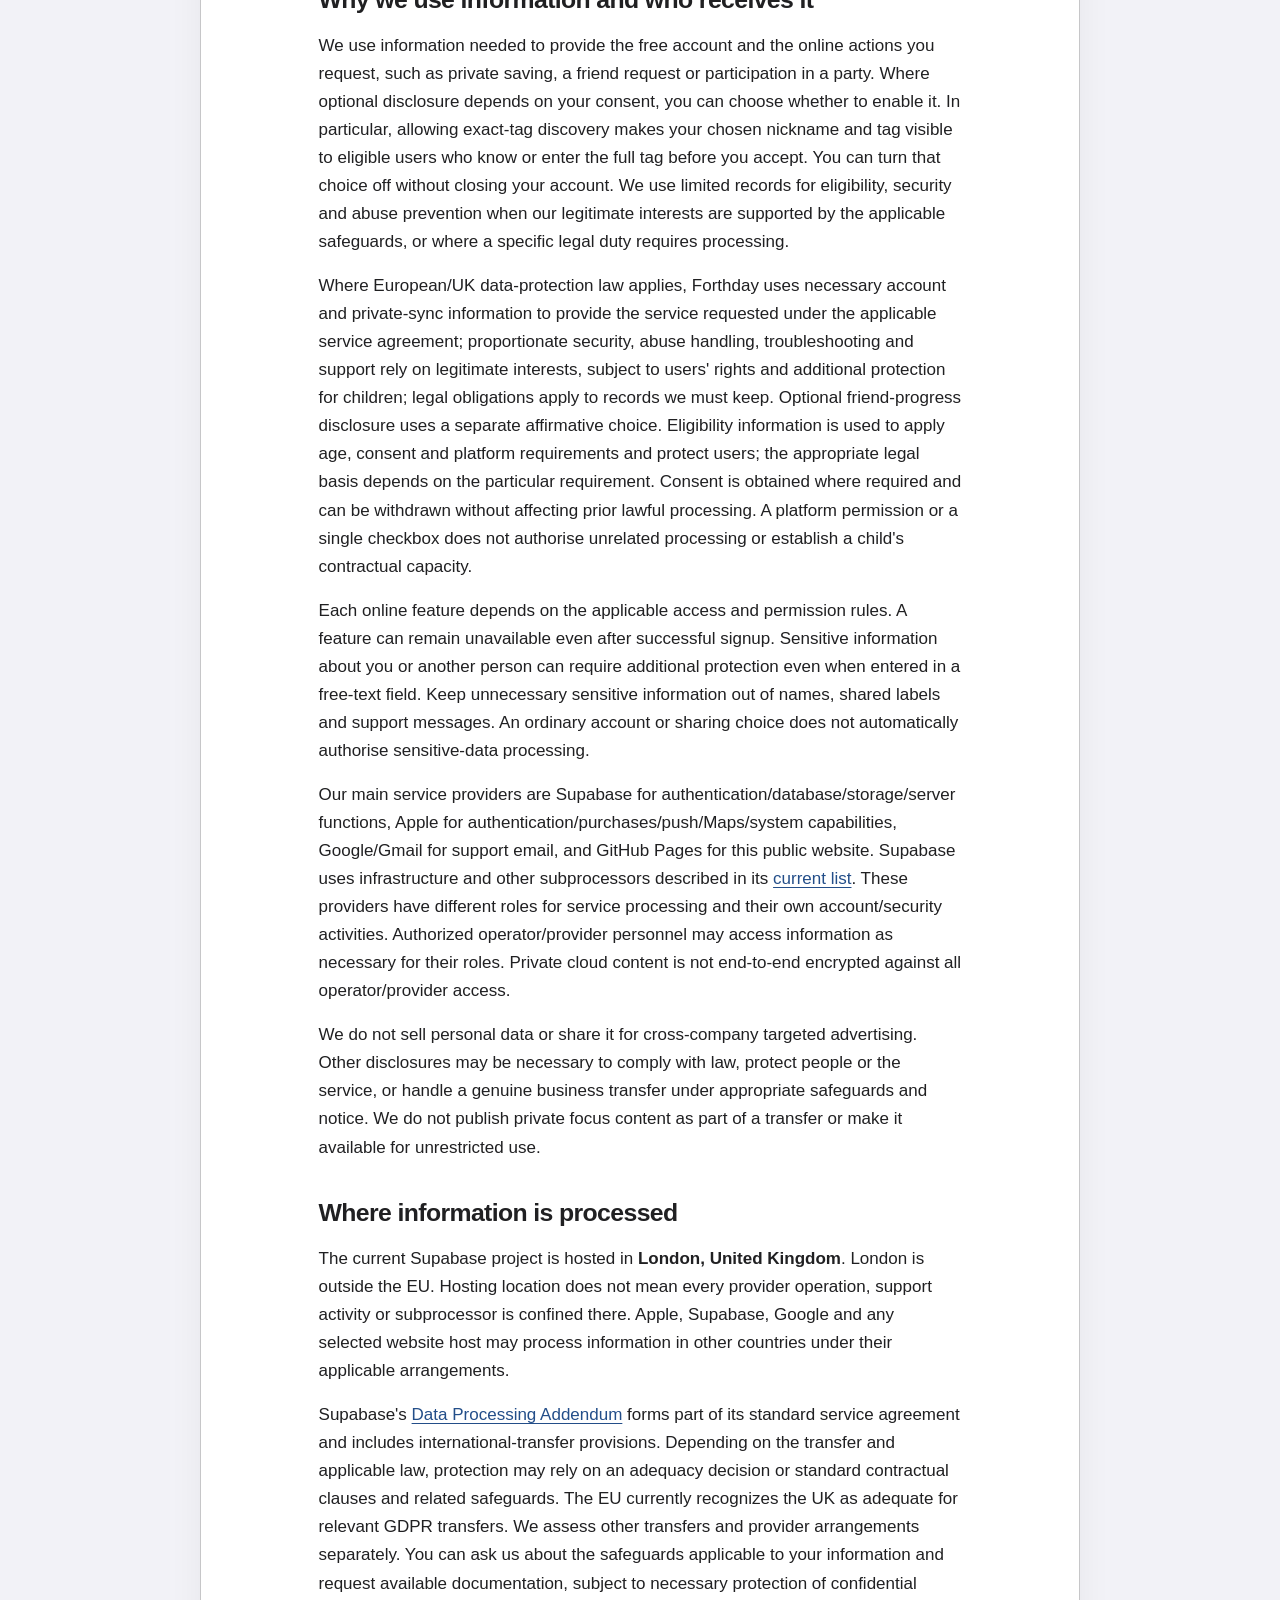
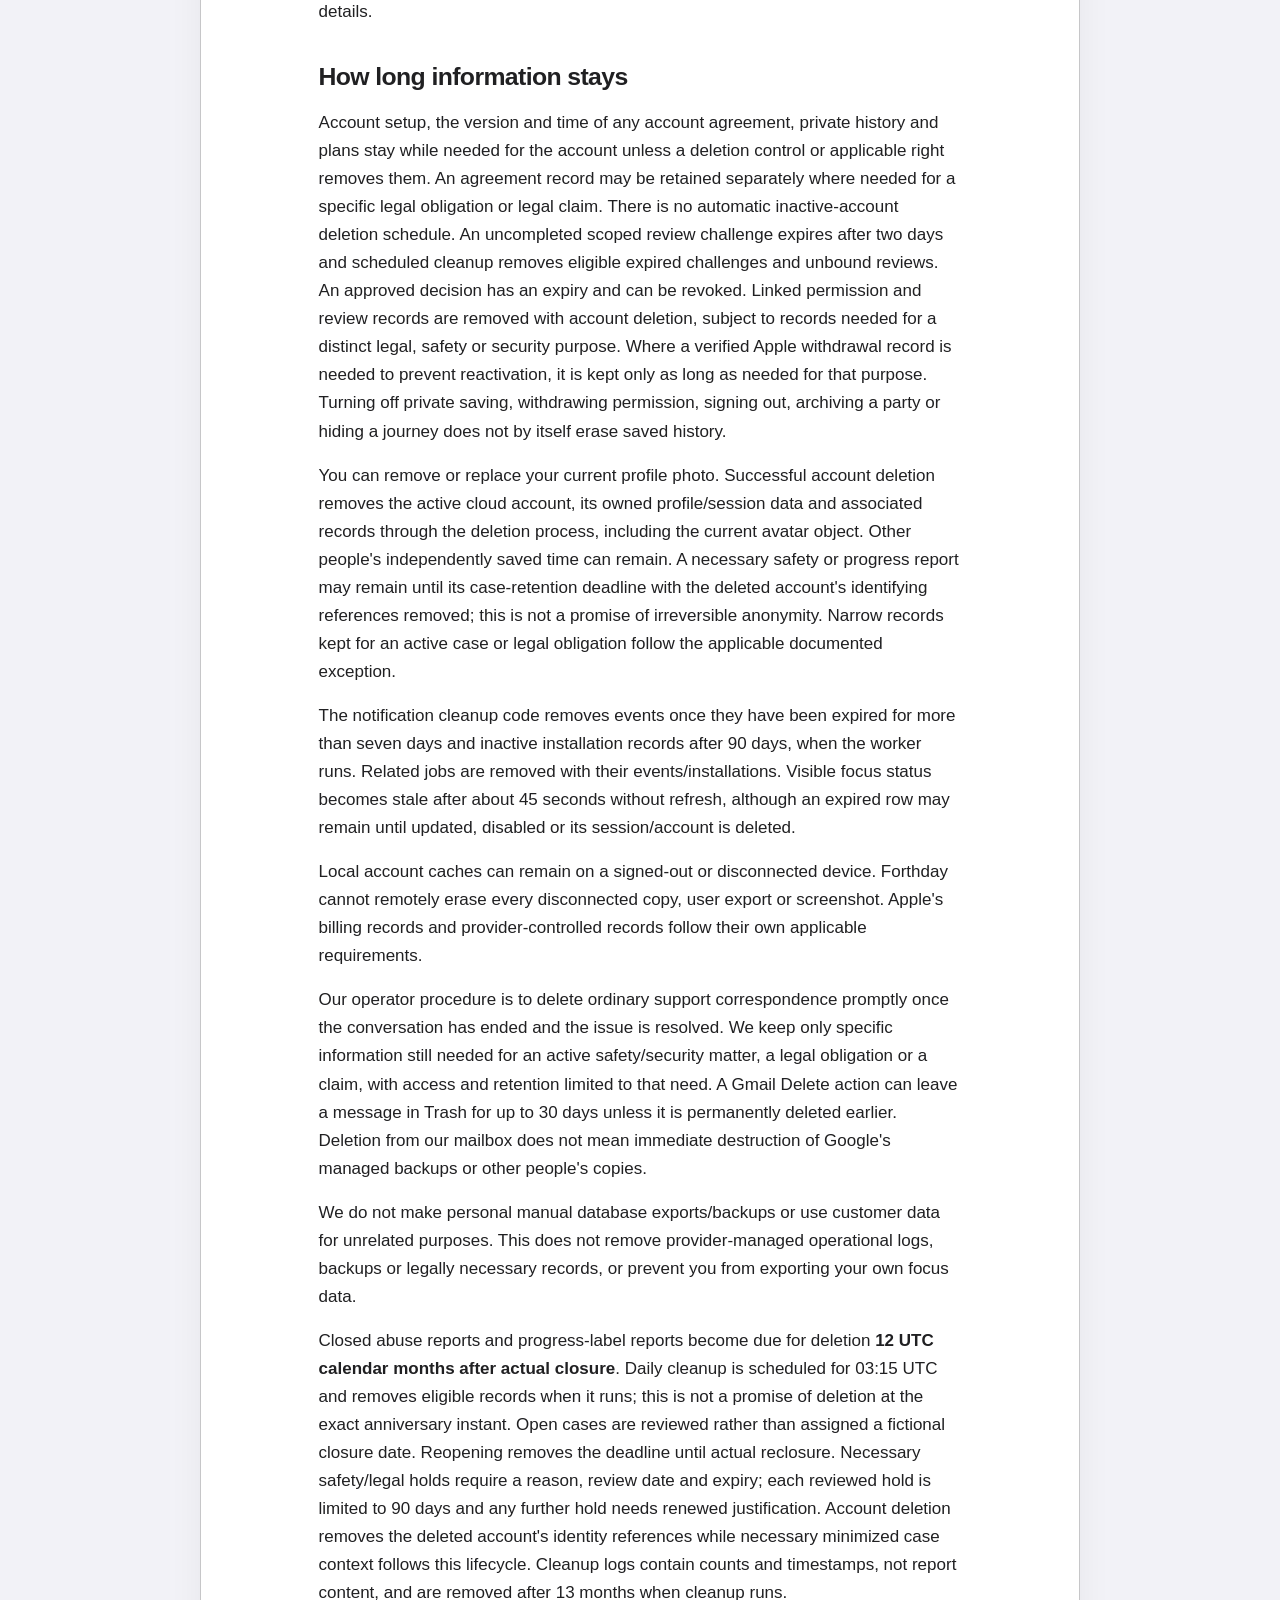
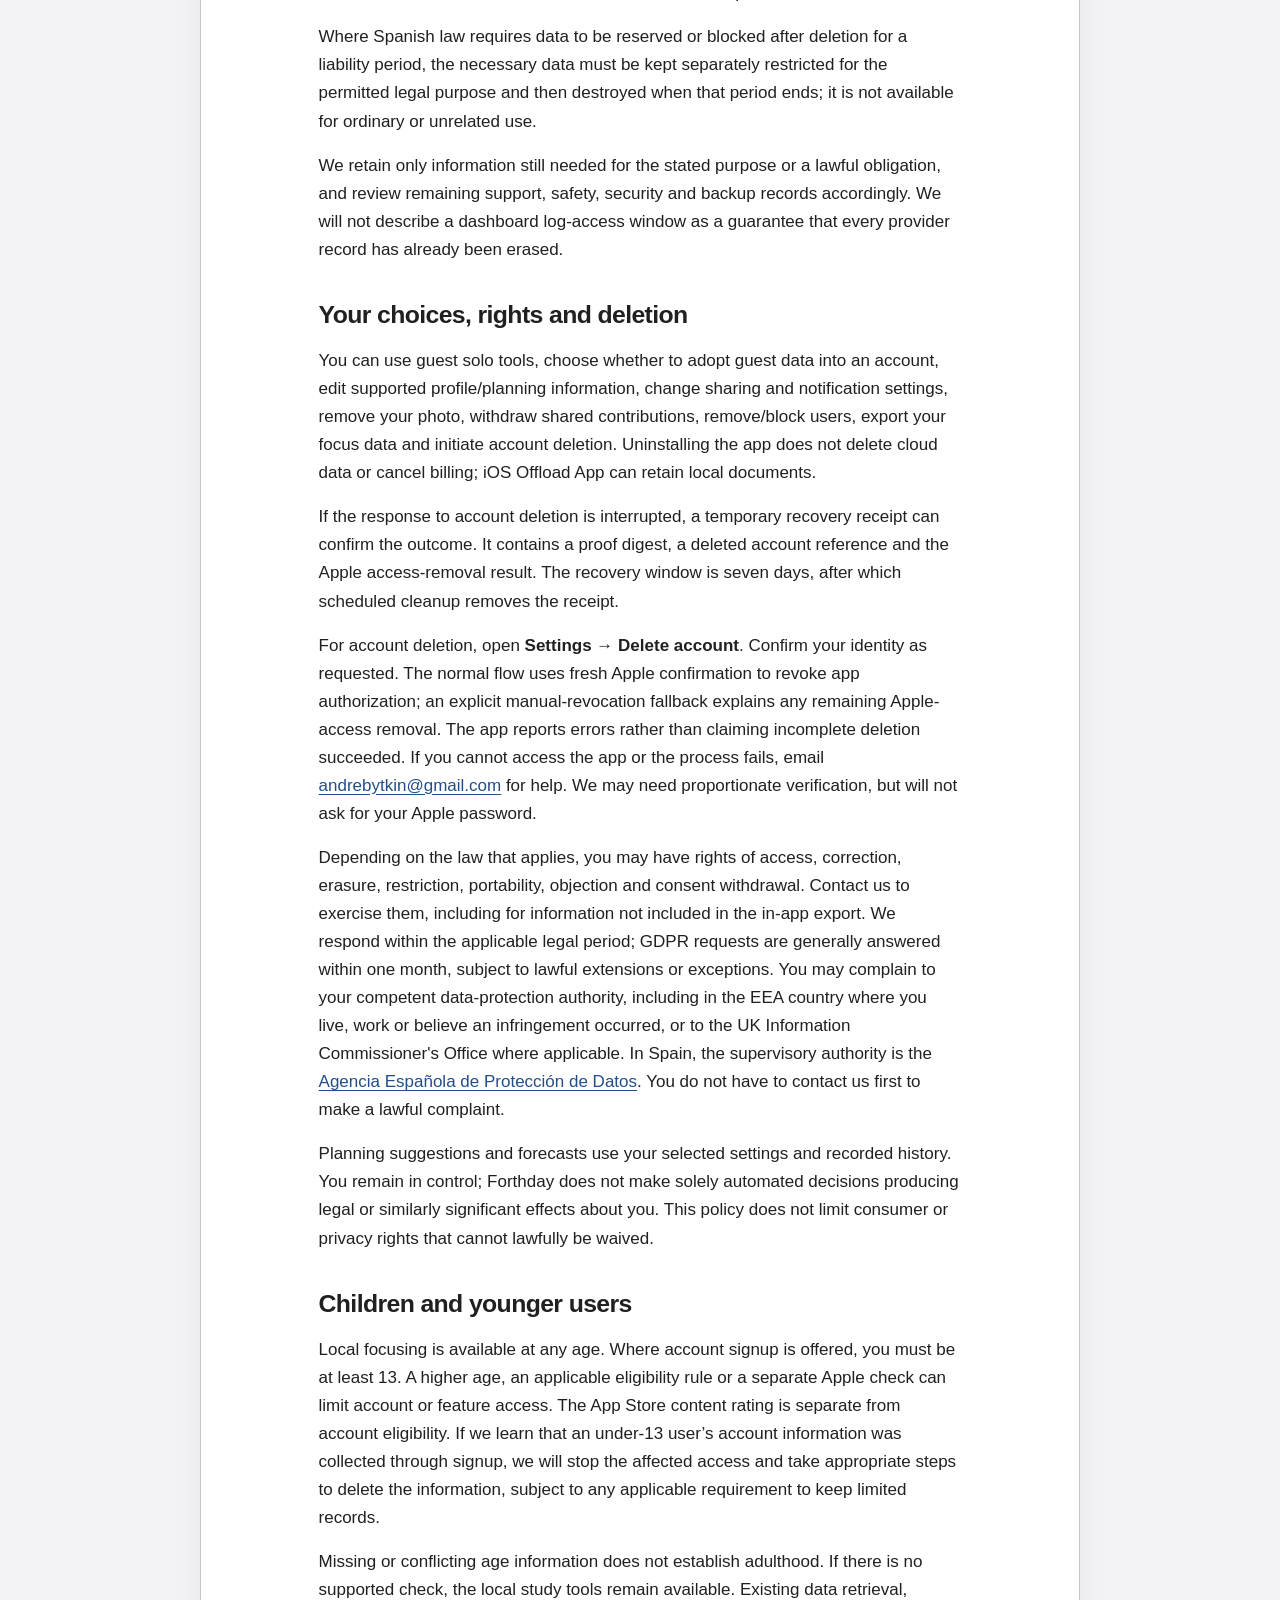
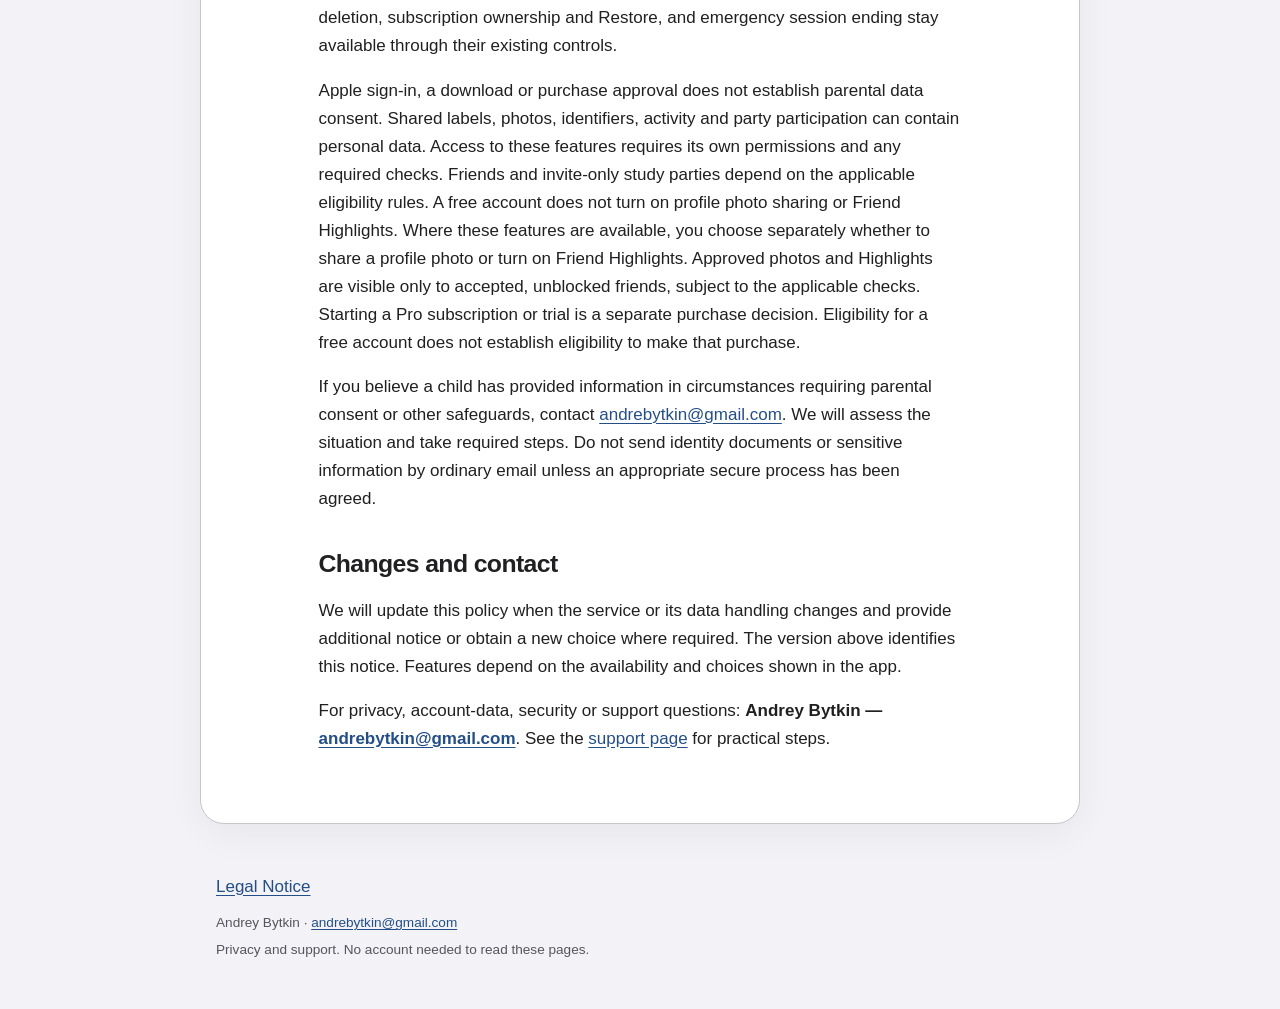
<file: privacy/online-v8.html>
<!doctype html>
<html lang="en">
<head>
  <meta charset="utf-8">
  <meta name="viewport" content="width=device-width, initial-scale=1">
  <meta name="color-scheme" content="light dark">
  
  <meta name="referrer" content="strict-origin-when-cross-origin">
  <title>Privacy Policy · Forthday</title>
  <meta name="description" content="Forthday privacy information and practical support from Andrey Bytkin.">
  <link rel="stylesheet" href="../assets/styles.css">
</head>
<body>
  <a class="skip" href="#main">Skip to content</a>
  <header class="masthead"><a class="wordmark" href="../index.html">Forthday</a><nav aria-label="Main"><a href="../index.html">Home</a><a href="../privacy/index.html">Privacy</a><a href="../support/index.html">Support</a></nav></header>
  
  <main id="main" tabindex="-1"><article><h1>Forthday Privacy Policy</h1>
<p><strong>Policy version: FD-ONLINE-2026-11-10-v8 · November 10, 2026.</strong></p>
<p>Forthday is operated by <strong>Andrey Bytkin</strong>, based in <strong>Spain</strong>. Andrey Bytkin is responsible for the personal data handled through Forthday. For privacy questions, requests or concerns, email <a href="mailto:andrebytkin@gmail.com">andrebytkin@gmail.com</a>.</p>
<p>This policy explains the Forthday iPhone/iPad app, its optional account and social features, Forthday Pro, and these privacy and support pages. Apple and the other providers named below also explain their own processing in their privacy notices.</p>
<h2 id="current-availability">Current availability</h2>
<p class="release-availability"><strong>Public account signup has not started.</strong> You can study at any age without an account. Existing users can sign in. The new free account flow is for ages 13 and older in selected App Store markets, subject to Apple sign-in and any applicable checks. If you are testing a private build, the app shows whether you can sign up. Optional sharing has its own controls.</p>
<details class="contents"><summary>On this page</summary><ul><li><a href="#current-availability">Current availability</a></li><li><a href="#the-essentials">The essentials</a></li><li><a href="#information-on-your-device">Information on your device</a></li><li><a href="#sign-in-with-apple-and-cloud-saving">Sign in with Apple and cloud saving</a></li><li><a href="#friends-profiles-and-sharing">Friends, profiles and sharing</a></li><li><a href="#photos">Photos</a></li><li><a href="#shared-goals-study-parties-and-reports">Shared goals, study parties and reports</a></li><li><a href="#notifications-and-live-activities">Notifications and Live Activities</a></li><li><a href="#screen-time-and-app-blocking">Screen Time and app blocking</a></li><li><a href="#atlas-city-search-and-apple-services">Atlas city search and Apple services</a></li><li><a href="#pro-purchases-and-subscriptions">Pro purchases and subscriptions</a></li><li><a href="#technical-information-support-and-this-website">Technical information, support and this website</a></li><li><a href="#why-we-use-information-and-who-receives-it">Why we use information and who receives it</a></li><li><a href="#where-information-is-processed">Where information is processed</a></li><li><a href="#how-long-information-stays">How long information stays</a></li><li><a href="#your-choices-rights-and-deletion">Your choices, rights and deletion</a></li><li><a href="#children-and-younger-users">Children and younger users</a></li><li><a href="#changes-and-contact">Changes and contact</a></li></ul></details>
<p><a href="#fi" lang="fi">Tietosuoja lyhyesti suomeksi</a></p>
<section lang="fi" id="fi" aria-labelledby="privacy-fi">
<h2 id="privacy-fi">Tietosuoja lyhyesti</h2>
<p>Forthdayn henkilötiedoista vastaa Espanjassa toimiva Andrey Bytkin. Voit opiskella laitteellasi ilman tiliä iästä riippumatta. Jos tilin luominen on mahdollista, valitse <strong>Alle 13-vuotias</strong> tai <strong>13-vuotias tai vanhempi</strong>. Alle 13-vuotiaan vastaus jää laitteelle. Emme pyydä syntymäaikaa tai asuinmaata emmekä käytä IP-paikannusta tilin käyttöoikeuden tarkistamiseen. Tekniset palvelut voivat käsitellä IP-osoitteita palvelun toiminnan ja turvallisuuden vuoksi.</p>
<p>Kun luot tilin, käytämme Applen tunnistetta ja Applen antamaa omaa tai välitysosoitetta kirjautumiseen. Tallennamme tarvittavan ikäryhmän, tilin tiedot sekä hyväksymiesi ehtojen version ja hyväksymisajan. Voit tallentaa vahvistuksen. Apple voi vaatia erillisen tarkistuksen.</p>
<p>Yksityinen tallennus eri laitteille on valinnainen. Jos sallit kaveripyynnöt, tarkan tunnuksesi kirjoittava käyttäjä voi nähdä nimimerkkisi ja tunnuksesi jo ennen kuin hyväksyt pyynnön. Voit ottaa tämän asetuksen pois käytöstä. Kutsulla järjestettävän opiskeluhetken osallistujat voivat nähdä otsikon, osallistujat, valmiustilan sekä yhteisen ajastimen ja tauot. Yksityisiä muistiinpanojasi tai yksin tehtyjen keskittymisjaksojen historiaa ei jaeta ryhmälle. Tilin luominen ei ota profiilikuvan tai kaverikohokohtien jakamista käyttöön. Jos nämä toiminnot ovat käytettävissä, päätät erikseen, jaatko profiilikuvan tai otatko kaverikohokohdat käyttöön. Hyväksytyn profiilikuvan ja kaverikohokohdat näkevät vain hyväksytyt kaverit, joiden välillä ei ole estoa, soveltuvien tarkistusten mukaisesti. Pro-tilauksen tai kokeilun aloittaminen on erillinen ostopäätös. Ilmaisen tilin käyttöoikeus ei anna osto-oikeutta. Ilmoitukset ovat erillinen valinta.</p>
<p>Käytämme tarpeellisia tietoja pyytämäsi palvelun tarjoamiseen ja käsittelemme rajattuja tietoja myös turvallisuutta, väärinkäytösten käsittelyä ja lakisääteisiä velvoitteita varten. Supabase säilyttää tilin tietoja Lontoossa. Apple huolehtii esimerkiksi kirjautumisesta, maksuista ja push-ilmoituksista. Tuen sähköposti käyttää Gmailia ja julkinen sivusto GitHub Pagesia. Täydellinen seloste sisältää palveluntarjoajat, siirrot ja säilytysajat.</p>
<p>Voit lopettaa valinnaisen jakamisen, estää käyttäjän, tehdä ilmoituksen ja poistaa tilin asetuksissa. Voit pyytää pääsyä tietoihisi, oikaisua, poistoa tai muiden soveltuvien oikeuksien käyttämistä. Voit myös tehdä valituksen toimivaltaiselle tietosuojaviranomaiselle. Ota yhteyttä osoitteessa <a href="mailto:andrebytkin@gmail.com">andrebytkin@gmail.com</a>. Lue <a href="#the-essentials" lang="en">täydellinen seloste englanniksi</a>.</p>
</section>
<h2 id="the-essentials">The essentials</h2>
<ul><li>Study on your device at any age without creating an account.</li><li>When new signup is available, you tell us once whether you are at least 13. This is an answer you provide. Apple handles sign-in and can supply a separate age-range check where required. Private saving is optional.</li><li>Friends and parties have their own access rules. Optional friend highlights are off by default and visible only to accepted, unblocked friends when you choose to share. Discovery and alerts are separate choices.</li><li>Forthday does not include advertising, advertising tracking or a third-party analytics SDK. You can request access, correction or deletion through the app or contact us for help.</li></ul>
<h2 id="information-on-your-device">Information on your device</h2>
<p>Forthday stores the answers and content you enter, such as a name or nickname, birthday, interests, goals, motivations, deadlines, routine preferences, focus subjects and notes. It records focus sessions, including mode, dates, duration, breaks and completion or early ending, and uses these records for progress views.</p>
<p>If you use Pro planning, local content can include availability windows, subject allocations, planned sessions, recovery decisions, outcome notes, forecasts, reviews and private party templates. Atlas can store selected city stops, virtual routes, country journals and progress. Choosing a city represents a virtual journey, not evidence of your physical location.</p>
<p>Your birthday, legacy age value, active timer, unfinished drafts, prepared-session pointer, and selected Screen Time apps/sites are excluded from the private cloud snapshot sent by the current app. Some appearance and system preferences also remain local. The main focus documents are protected in the app container and excluded from device backups by the app; this is not a promise about every item iOS may retain in settings, Keychain or system services.</p>
<p>Local focusing does not create an anonymous Forthday cloud account. Using Apple-backed features such as Maps search, notification delivery or purchases can still involve Apple without a Forthday cloud account.</p>
<p>In the developer&#x27;s private Debug build, administrator-only Preview Account holds separate sample history, fictional profiles and test Pro without creating a purchase. Samples do not sync or become real friend progress. Personal Account uses real local records and StoreKit ownership, subject to the same online restrictions. Migration preserves earlier administrator setup in protected device-local archives before creating the separate Personal setup; these are not customer database exports. Account deletion&#x27;s local cleanup includes both administrator spaces and their migration archives. Ordinary users and Release/TestFlight do not receive this test mode.</p>
<h2 id="sign-in-with-apple-and-cloud-saving">Sign in with Apple and cloud saving</h2>
<p>When you choose Sign in with Apple, Apple provides an identifier and the real or relay email address you choose to share. The app requests email. Your Apple password and Apple’s full-name field are outside this request. The name or nickname you type into Forthday is separate. Apple credentials and one-time codes are processed to authenticate your account. Session credentials are kept in the device Keychain and used with Supabase, our authentication provider.</p>
<p>If signup is offered, choose <strong>Under 13</strong> or <strong>13 or older</strong>. Earlier versions use more specific age ranges. We do not ask for your date of birth for this check. Under 13 stays on your device and you can study without an account. On the ordinary route, Forthday uses the age answer you provide and, if you sign up, can keep the result, decision date and applicable rule. The app may check whether Apple requires a separate age-related step. Apple sign-in does not verify the age you typed. The ordinary signup does not ask for your country of residence or use IP geolocation for eligibility. Technical services can still process IP addresses for ordinary operation and security. Returning sign-in does not repeat the signup age question.</p>
<p>Before you agree, you can read the Privacy Policy and read and save the <a href="../terms/index.html">Free Account Terms</a>. If you finish signup, the server records the accepted Terms version and time with your Apple-linked account. You can save the confirmation. Both documents are available in Settings → Help &amp; legal. Agreement covers the free account. It does not establish age or parental permission, start cloud saving, turn on optional sharing, or start a payment.</p>
<p>Private cloud saving is optional. During account creation, you can choose it separately and it starts off. It saves numeric daily and weekly goals, timer preferences and saved solo focus times across devices. A saved session can include start and end times, mode, focused intervals, completion or early ending, and a record identifier. Subject and project names, intentions, reflections, plans, private Atlas routes and active timers are outside this format. Some earlier signup builds show a switch that starts on and can be turned off before continuing. Existing choices carry forward. You can turn saving off in Settings.</p>
<p>Existing accounts may already retain an earlier private cloud copy of saved setup/preferences, subjects, goals, reasons, deadlines, completed session history, milestones, personal plans, outcomes, reviews, Atlas routes/journals and private templates. Returning users can retrieve available saved data. Forthday does not upload previous guest history during signup. Where guest progress can be brought over, the app asks first. Account-specific caches support offline use. Queued local changes remain on the device for retry. Signing in alone does not mean an upload succeeded.</p>
<p>Sign-out is not cloud deletion. It returns you to a guest space and can leave the signed-out account&#x27;s protected local cache on that device for offline return. Active timers are not transferred live to another device. A failed connection may delay saving, restoration, sharing changes or deletion; the app should not report a failed operation as completed.</p>
<p>If you used a separately reviewed setup in an earlier version, a limited review record may contain the status, dates, approved purposes and opaque evidence references. The ordinary signup flow does not ask you to submit documents or wait for an individual review. Do not send identity documents or credentials to Support.</p>
<p>Where a supported Apple consent workflow applies, Forthday can record a digest of the signed App Store acquisition, its environment and a verified account-link reference. A verified withdrawal can leave an event identifier, signed time and acquisition digest so Forthday can stop or prevent the affected access. A signed acquisition alone does not prove age or consent. Consent withdrawal stops covered access after confirmation. Local study, safety exits and account data rights remain available.</p>
<h2 id="friends-profiles-and-sharing">Friends, profiles and sharing</h2>
<p>When social access is available, Forthday stores your chosen nickname and tag, discovery choice, friend requests, relationships and blocks. If you allow requests, an eligible signed-in user who enters your exact tag can see your nickname and tag before you accept. This lookup does not show your photo or focus history. Turning off discovery stops new exact-tag lookups and requests. It does not remove existing friendships. Pending requests show the nickname or tag needed to identify the other person. A friendship needs acceptance. Forthday does not import contacts.</p>
<p><strong>Friend Highlights</strong> is a separate, optional choice. Where available, it starts off. You can send and accept friend requests and join an eligible study party without turning it on. If you turn it on, only accepted, unblocked friends can see your study streaks, preset achievement badges and up to three selected virtual Atlas country stamps. Streaks and earned badges are derived from saved activity. Virtual stamps represent selected in-app travel and disclose no location, route, dates or companions. A badge may reveal the milestone it represents.</p>
<p>Friends do not receive exact study hours, subjects, notes, intentions, session history, goals, current studying status or physical location from friend highlights. The earlier progress-sharing choice does not enable the new highlights. Joining a party and choosing to contribute to a shared goal are separate actions with their own audiences. Profile photos have separate controls.</p>
<p>Turn sharing off in Settings → Privacy &amp; sharing → Friend highlights. When the server confirms withdrawal, accepted friends lose access to those highlights. Removing or blocking a friend also stops future access. Private history remains available to you. When offline, withdrawal can remain pending until the app can contact the server. We cannot retrieve copies others already made.</p>
<h2 id="photos">Photos</h2>
<p>If you choose a profile photo through Apple&#x27;s photo picker, Forthday receives the image you select rather than access to your whole photo library. It prepares a smaller JPEG locally, removes the original EXIF/GPS metadata, and uploads the prepared copy when you save it. The original photo is not uploaded by this process.</p>
<p>Photos are stored in private account storage. Shared photos can be viewed by accepted, unblocked friends when the relevant permissions and safety checks apply. Profile photos are not shown to strangers in tag search or to study-party participants who are not your accepted friends. You can replace or remove the photo. Downloaded profile photos use a bounded memory cache rather than an app-managed permanent photo folder. Information visible within the image itself remains visible despite metadata removal.</p>
<h2 id="shared-goals-study-parties-and-reports">Shared goals, study parties and reports</h2>
<p>Invite-only parties use shared titles, invitations, membership, participant names, readiness, host choices, shared timer state, breaks and participation records. Other authorized participants can see the information needed for the shared activity. Approved photos may be visible where the separate Friends photo rules allow them. Shared goals or Together Atlas routes can also use targets and selected contributions when you choose to share. Your private focus subjects, reasons, notes, solo session history and physical location are outside these party disclosures.</p>
<p>Contributing saved time to a shared goal or Together route requires your selection. You can withdraw shared contributions through the available controls. A private recurring party template does not automatically invite people or start sessions.</p>
<p>The server checks recorded intervals, not whether you were attentive, learned something, or achieved a real-world result. Leaving or archiving a party does not erase another person&#x27;s own recorded time. Removing a journey or hiding a milestone/tree entry also does not necessarily delete its underlying session history.</p>
<p>When you report someone, we store account references, a fixed report reason and a timestamp for safety handling. Reporting/blocking affects access and relationships. If you separately send evidence by email, that message and any attachments are also handled as support information. No free-text friend messaging, public posts or public comment feed is provided by the current app. Names, photos and shared labels are still user-provided content.</p>
<h2 id="notifications-and-live-activities">Notifications and Live Activities</h2>
<p>Social alerts are optional, even when you can use Friends and study parties. Forthday asks for your notification choice and device permission before sending them through Apple’s Push Notification service. For signed-in social alerts, we store an installation identifier, push token, delivery environment, account/session association, preferences, event identifiers and delivery/retry status. These are used for delivery and cleanup. Local timer-completion alerts have their own preference.</p>
<p>Social payloads use generic text and routing identifiers. They can alert you to a friend request or party invitation without including private study activity or sending a friend your session history. Delivery is controlled by Apple and device settings.</p>
<p>You can change notification choices in Forthday and device Settings. Signing out detaches the installation where the connection allows, and server sessions/preferences also restrict delivery. Local Live Activities are separately controlled and show a generic timer/progress presentation without private focus or party names. Daily motivational and Atlas reminder schedules are not part of the current implementation described here.</p>
<h2 id="screen-time-and-app-blocking">Screen Time and app blocking</h2>
<p>Screen Time blocking uses Apple&#x27;s Family Controls, Managed Settings and Device Activity frameworks with your authorization. Opaque app/site selections, allowed-app reasons and blocking state are stored locally, including in a protected app/extension shared container. They are not uploaded for friend statistics, advertising or external AI evaluation. Social statistics come from Forthday&#x27;s own session records, not a report of your device&#x27;s Screen Time use.</p>
<p>The operating system controls supported restrictions and permissions. You can end your own session, including in an emergency, and revoke Screen Time authorization. Forthday does not provide an inescapable device lockdown.</p>
<h2 id="atlas-city-search-and-apple-services">Atlas city search and Apple services</h2>
<p>Searching for cities and requesting driving estimates use Apple Maps. Your query and selected endpoints are sent to Apple to obtain results. Forthday does not request device GPS/location access for Atlas. Selected places and their coordinates can be saved in your local route. Some existing accounts have Atlas routes in an earlier private cloud snapshot.</p>
<p>The globe and saved routes can work offline. Flight times are planning estimates; driving estimates depend on Apple&#x27;s available routes. Virtual distance and forecasts do not establish physical travel or verified attention. Read <a href="https://www.apple.com/legal/privacy/data/en/apple-maps/">Apple Maps &amp; Privacy</a> for Apple&#x27;s own handling.</p>
<h2 id="pro-purchases-and-subscriptions">Pro purchases and subscriptions</h2>
<p>Apple processes Pro subscriptions, introductory offers, billing and payment details. Forthday does not ask for or receive your payment-card number. It reads verified StoreKit transaction information, including product, ownership, environment and relevant subscription status, to provide access and restoration. It supplies your signed-in Forthday account UUID to Apple as an app-account token when starting a new purchase, associating that transaction with an app account.</p>
<p>The current implementation does not send StoreKit entitlement state to a custom Forthday subscription server or store it in the private focus snapshot. The Forthday operator checks Apple’s aggregate sales and income totals. The operator does not use individual Apple purchase reports. The App Store Apple Account controls subscription ownership and may differ from the Apple identity used to sign in to Forthday. Restore and previously verified ownership remain available while signed out of Forthday.</p>
<p>The purchase screen displays the actual localized price and any eligible introductory offer. Signing in or viewing a Pro preview does not begin a trial. <strong>Deleting a Forthday account or deleting the app does not cancel an Apple subscription.</strong> Use the in-app Manage subscription control or <a href="https://apps.apple.com/account/subscriptions/">Apple subscription settings</a>. Apple&#x27;s <a href="https://www.apple.com/legal/internet-services/itunes/dev/stdeula/">standard app licence</a> applies unless a different applicable agreement is provided.</p>
<h2 id="technical-information-support-and-this-website">Technical information, support and this website</h2>
<p>Network services necessarily process technical information such as IP address, request time, client/device software information, authentication/session identifiers and errors. Supabase authentication can retain IP addresses, user-agent details and security audit records. Provider infrastructure logs can be accessible to the operator for service operation, security and troubleshooting. The app/backend code does not deliberately log Apple authorization codes, private keys or raw authentication tokens. This does not mean that no operational metadata exists.</p>
<p>If you use a TestFlight beta, Apple may supply crash information, tester usage and the feedback you choose to send, subject to its beta-service settings. We use relevant reports to investigate defects and improve reliability. Forthday does not currently contain an advertising or third-party product-analytics SDK. There is no external AI service for evaluating your notes or focus reasons.</p>
<p>If you email us, we receive your address, message and chosen attachments. We use Gmail/Google to receive and manage that correspondence. Please send only what is needed; do not email passwords, verification codes, private keys, payment-card details or unnecessary sensitive notes.</p>
<p>The public Forthday privacy and support website is hosted using GitHub Pages. GitHub records and stores visitors&#x27; IP addresses for security purposes, including visitors who are not signed in to GitHub. See <a href="https://docs.github.com/en/pages/getting-started-with-github-pages/what-is-github-pages#data-collection">GitHub Pages data collection</a> and <a href="https://docs.github.com/en/site-policy/privacy-policies/github-general-privacy-statement">GitHub&#x27;s privacy statement</a> for its handling. The bundled in-app copy is read locally and does not contact GitHub merely to display the text.</p>
<p>These pages contain no advertising, analytics scripts, embedded third-party media, cookies or browser-storage features of their own. Reading a bundled copy requires no network request. Selecting an external link or opening an email application involves the selected provider; a mail link does not itself send a message or submit a support form.</p>
<h2 id="why-we-use-information-and-who-receives-it">Why we use information and who receives it</h2>
<p>We use information needed to provide the free account and the online actions you request, such as private saving, a friend request or participation in a party. Where optional disclosure depends on your consent, you can choose whether to enable it. In particular, allowing exact-tag discovery makes your chosen nickname and tag visible to eligible users who know or enter the full tag before you accept. You can turn that choice off without closing your account. We use limited records for eligibility, security and abuse prevention when our legitimate interests are supported by the applicable safeguards, or where a specific legal duty requires processing.</p>
<p>Where European/UK data-protection law applies, Forthday uses necessary account and private-sync information to provide the service requested under the applicable service agreement; proportionate security, abuse handling, troubleshooting and support rely on legitimate interests, subject to users&#x27; rights and additional protection for children; legal obligations apply to records we must keep. Optional friend-progress disclosure uses a separate affirmative choice. Eligibility information is used to apply age, consent and platform requirements and protect users; the appropriate legal basis depends on the particular requirement. Consent is obtained where required and can be withdrawn without affecting prior lawful processing. A platform permission or a single checkbox does not authorise unrelated processing or establish a child&#x27;s contractual capacity.</p>
<p>Each online feature depends on the applicable access and permission rules. A feature can remain unavailable even after successful signup. Sensitive information about you or another person can require additional protection even when entered in a free-text field. Keep unnecessary sensitive information out of names, shared labels and support messages. An ordinary account or sharing choice does not automatically authorise sensitive-data processing.</p>
<p>Our main service providers are Supabase for authentication/database/storage/server functions, Apple for authentication/purchases/push/Maps/system capabilities, Google/Gmail for support email, and GitHub Pages for this public website. Supabase uses infrastructure and other subprocessors described in its <a href="https://supabase.com/legal/subprocessors">current list</a>. These providers have different roles for service processing and their own account/security activities. Authorized operator/provider personnel may access information as necessary for their roles. Private cloud content is not end-to-end encrypted against all operator/provider access.</p>
<p>We do not sell personal data or share it for cross-company targeted advertising. Other disclosures may be necessary to comply with law, protect people or the service, or handle a genuine business transfer under appropriate safeguards and notice. We do not publish private focus content as part of a transfer or make it available for unrestricted use.</p>
<h2 id="where-information-is-processed">Where information is processed</h2>
<p>The current Supabase project is hosted in <strong>London, United Kingdom</strong>. London is outside the EU. Hosting location does not mean every provider operation, support activity or subprocessor is confined there. Apple, Supabase, Google and any selected website host may process information in other countries under their applicable arrangements.</p>
<p>Supabase&#x27;s <a href="https://supabase.com/legal/dpa">Data Processing Addendum</a> forms part of its standard service agreement and includes international-transfer provisions. Depending on the transfer and applicable law, protection may rely on an adequacy decision or standard contractual clauses and related safeguards. The EU currently recognizes the UK as adequate for relevant GDPR transfers. We assess other transfers and provider arrangements separately. You can ask us about the safeguards applicable to your information and request available documentation, subject to necessary protection of confidential details.</p>
<h2 id="how-long-information-stays">How long information stays</h2>
<p>Account setup, the version and time of any account agreement, private history and plans stay while needed for the account unless a deletion control or applicable right removes them. An agreement record may be retained separately where needed for a specific legal obligation or legal claim. There is no automatic inactive-account deletion schedule. An uncompleted scoped review challenge expires after two days and scheduled cleanup removes eligible expired challenges and unbound reviews. An approved decision has an expiry and can be revoked. Linked permission and review records are removed with account deletion, subject to records needed for a distinct legal, safety or security purpose. Where a verified Apple withdrawal record is needed to prevent reactivation, it is kept only as long as needed for that purpose. Turning off private saving, withdrawing permission, signing out, archiving a party or hiding a journey does not by itself erase saved history.</p>
<p>You can remove or replace your current profile photo. Successful account deletion removes the active cloud account, its owned profile/session data and associated records through the deletion process, including the current avatar object. Other people&#x27;s independently saved time can remain. A necessary safety or progress report may remain until its case-retention deadline with the deleted account&#x27;s identifying references removed; this is not a promise of irreversible anonymity. Narrow records kept for an active case or legal obligation follow the applicable documented exception.</p>
<p>The notification cleanup code removes events once they have been expired for more than seven days and inactive installation records after 90 days, when the worker runs. Related jobs are removed with their events/installations. Visible focus status becomes stale after about 45 seconds without refresh, although an expired row may remain until updated, disabled or its session/account is deleted.</p>
<p>Local account caches can remain on a signed-out or disconnected device. Forthday cannot remotely erase every disconnected copy, user export or screenshot. Apple&#x27;s billing records and provider-controlled records follow their own applicable requirements.</p>
<p>Our operator procedure is to delete ordinary support correspondence promptly once the conversation has ended and the issue is resolved. We keep only specific information still needed for an active safety/security matter, a legal obligation or a claim, with access and retention limited to that need. A Gmail Delete action can leave a message in Trash for up to 30 days unless it is permanently deleted earlier. Deletion from our mailbox does not mean immediate destruction of Google&#x27;s managed backups or other people&#x27;s copies.</p>
<p>We do not make personal manual database exports/backups or use customer data for unrelated purposes. This does not remove provider-managed operational logs, backups or legally necessary records, or prevent you from exporting your own focus data.</p>
<p>Closed abuse reports and progress-label reports become due for deletion <strong>12 UTC calendar months after actual closure</strong>. Daily cleanup is scheduled for 03:15 UTC and removes eligible records when it runs; this is not a promise of deletion at the exact anniversary instant. Open cases are reviewed rather than assigned a fictional closure date. Reopening removes the deadline until actual reclosure. Necessary safety/legal holds require a reason, review date and expiry; each reviewed hold is limited to 90 days and any further hold needs renewed justification. Account deletion removes the deleted account&#x27;s identity references while necessary minimized case context follows this lifecycle. Cleanup logs contain counts and timestamps, not report content, and are removed after 13 months when cleanup runs.</p>
<p>Where Spanish law requires data to be reserved or blocked after deletion for a liability period, the necessary data must be kept separately restricted for the permitted legal purpose and then destroyed when that period ends; it is not available for ordinary or unrelated use.</p>
<p>We retain only information still needed for the stated purpose or a lawful obligation, and review remaining support, safety, security and backup records accordingly. We will not describe a dashboard log-access window as a guarantee that every provider record has already been erased.</p>
<h2 id="your-choices-rights-and-deletion">Your choices, rights and deletion</h2>
<p>You can use guest solo tools, choose whether to adopt guest data into an account, edit supported profile/planning information, change sharing and notification settings, remove your photo, withdraw shared contributions, remove/block users, export your focus data and initiate account deletion. Uninstalling the app does not delete cloud data or cancel billing; iOS Offload App can retain local documents.</p>
<p>If the response to account deletion is interrupted, a temporary recovery receipt can confirm the outcome. It contains a proof digest, a deleted account reference and the Apple access-removal result. The recovery window is seven days, after which scheduled cleanup removes the receipt.</p>
<p>For account deletion, open <strong>Settings → Delete account</strong>. Confirm your identity as requested. The normal flow uses fresh Apple confirmation to revoke app authorization; an explicit manual-revocation fallback explains any remaining Apple-access removal. The app reports errors rather than claiming incomplete deletion succeeded. If you cannot access the app or the process fails, email <a href="mailto:andrebytkin@gmail.com">andrebytkin@gmail.com</a> for help. We may need proportionate verification, but will not ask for your Apple password.</p>
<p>Depending on the law that applies, you may have rights of access, correction, erasure, restriction, portability, objection and consent withdrawal. Contact us to exercise them, including for information not included in the in-app export. We respond within the applicable legal period; GDPR requests are generally answered within one month, subject to lawful extensions or exceptions. You may complain to your competent data-protection authority, including in the EEA country where you live, work or believe an infringement occurred, or to the UK Information Commissioner&#x27;s Office where applicable. In Spain, the supervisory authority is the <a href="https://www.aepd.es/">Agencia Española de Protección de Datos</a>. You do not have to contact us first to make a lawful complaint.</p>
<p>Planning suggestions and forecasts use your selected settings and recorded history. You remain in control; Forthday does not make solely automated decisions producing legal or similarly significant effects about you. This policy does not limit consumer or privacy rights that cannot lawfully be waived.</p>
<h2 id="children-and-younger-users">Children and younger users</h2>
<p>Local focusing is available at any age. Where account signup is offered, you must be at least 13. A higher age, an applicable eligibility rule or a separate Apple check can limit account or feature access. The App Store content rating is separate from account eligibility. If we learn that an under-13 user’s account information was collected through signup, we will stop the affected access and take appropriate steps to delete the information, subject to any applicable requirement to keep limited records.</p>
<p>Missing or conflicting age information does not establish adulthood. If there is no supported check, the local study tools remain available. Existing data retrieval, deletion, subscription ownership and Restore, and emergency session ending stay available through their existing controls.</p>
<p>Apple sign-in, a download or purchase approval does not establish parental data consent. Shared labels, photos, identifiers, activity and party participation can contain personal data. Access to these features requires its own permissions and any required checks. Friends and invite-only study parties depend on the applicable eligibility rules. A free account does not turn on profile photo sharing or Friend Highlights. Where these features are available, you choose separately whether to share a profile photo or turn on Friend Highlights. Approved photos and Highlights are visible only to accepted, unblocked friends, subject to the applicable checks. Starting a Pro subscription or trial is a separate purchase decision. Eligibility for a free account does not establish eligibility to make that purchase.</p>
<p>If you believe a child has provided information in circumstances requiring parental consent or other safeguards, contact <a href="mailto:andrebytkin@gmail.com">andrebytkin@gmail.com</a>. We will assess the situation and take required steps. Do not send identity documents or sensitive information by ordinary email unless an appropriate secure process has been agreed.</p>
<h2 id="changes-and-contact">Changes and contact</h2>
<p>We will update this policy when the service or its data handling changes and provide additional notice or obtain a new choice where required. The version above identifies this notice. Features depend on the availability and choices shown in the app.</p>
<p>For privacy, account-data, security or support questions: <strong>Andrey Bytkin — <a href="mailto:andrebytkin@gmail.com">andrebytkin@gmail.com</a></strong>. See the <a href="../support/index.html">support page</a> for practical steps.</p></article></main>
  <footer><nav class="legal-footer" aria-label="Legal information"><a href="../legal-notice/index.html">Legal Notice</a></nav><p>Andrey Bytkin · <a href="mailto:andrebytkin@gmail.com">andrebytkin@gmail.com</a></p><p>Privacy and support. No account needed to read these pages.</p></footer>
</body>
</html>
</file>
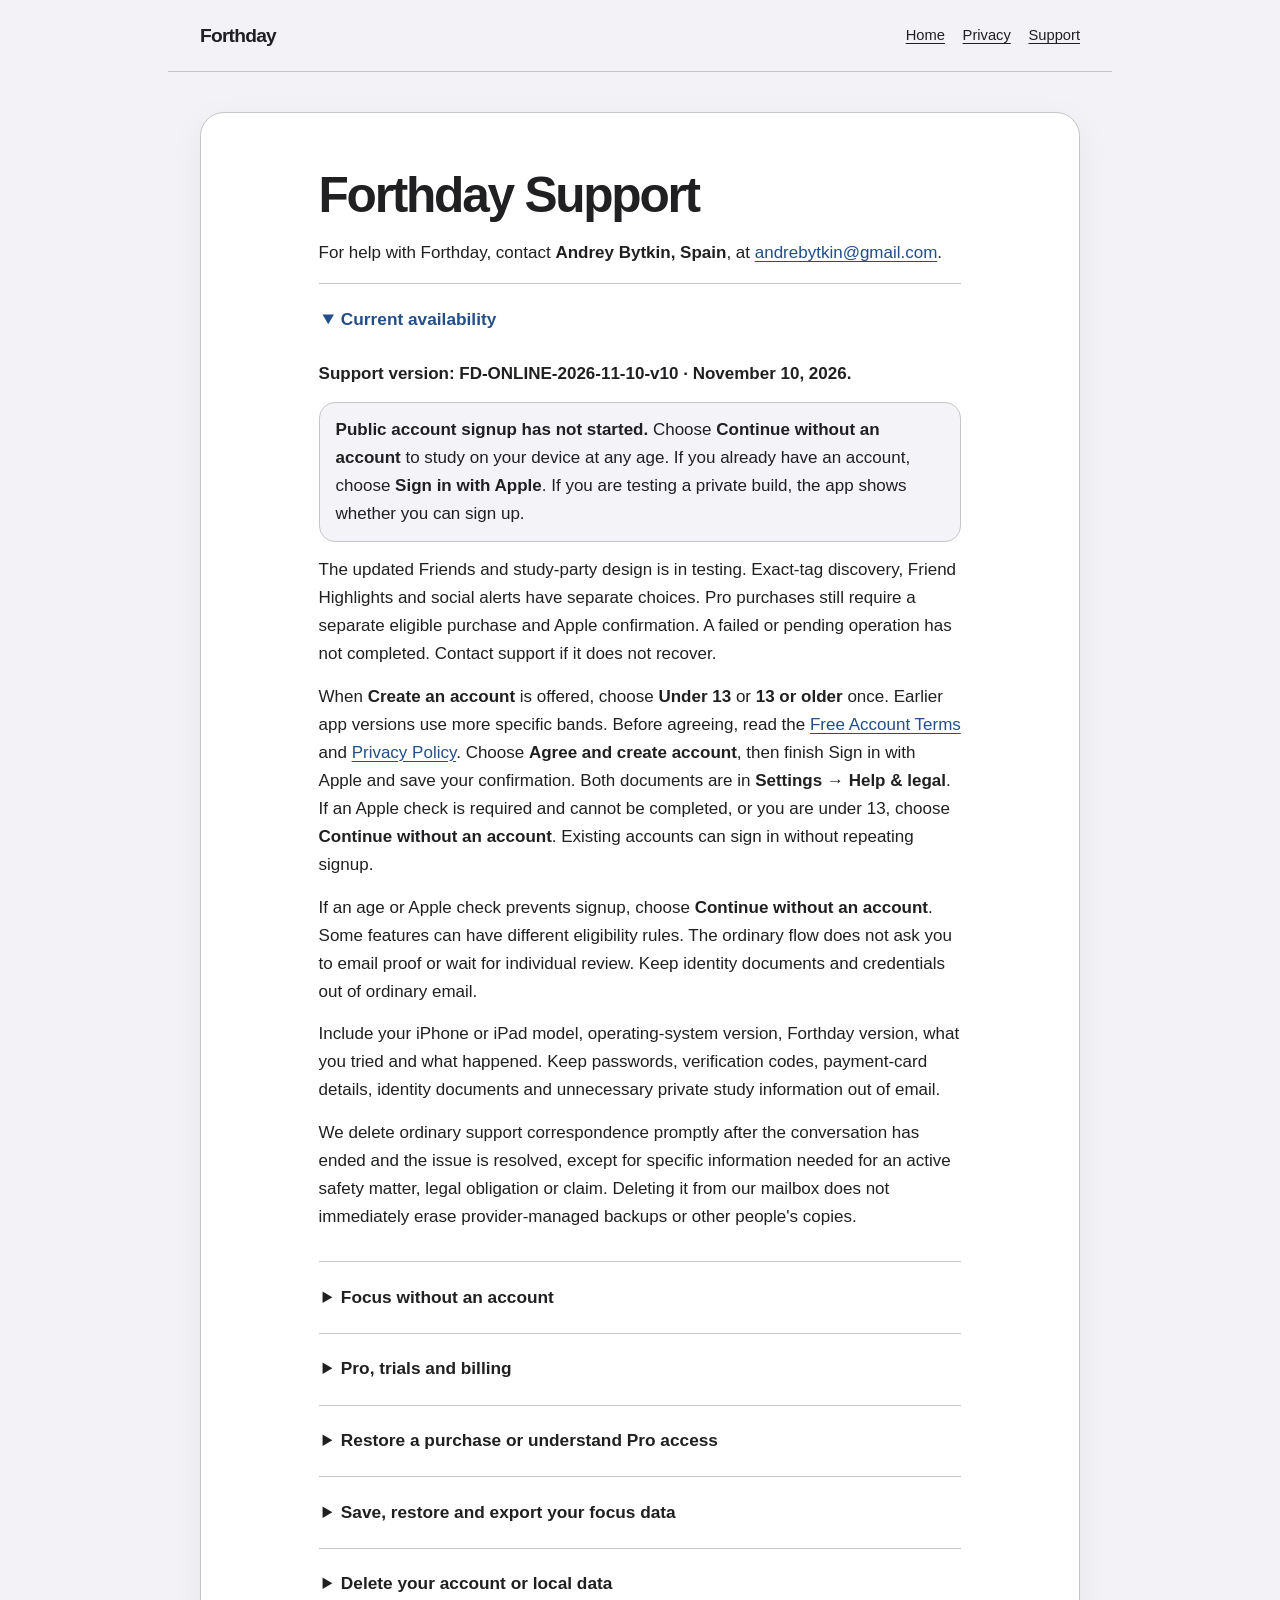
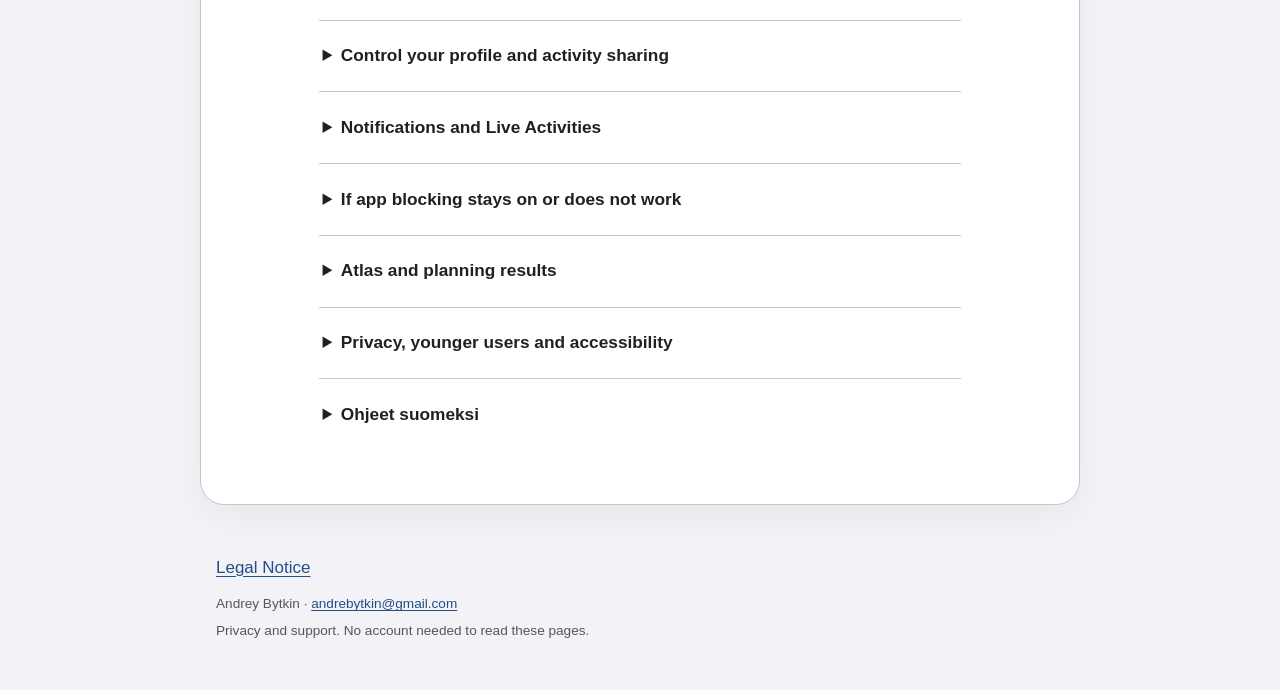
<file: support/online-v10.html>
<!doctype html>
<html lang="en">
<head>
  <meta charset="utf-8">
  <meta name="viewport" content="width=device-width, initial-scale=1">
  <meta name="color-scheme" content="light dark">
  
  <meta name="referrer" content="strict-origin-when-cross-origin">
  <title>Support · Forthday</title>
  <meta name="description" content="Forthday privacy information and practical support from Andrey Bytkin.">
  <link rel="stylesheet" href="../assets/styles.css">
</head>
<body>
  <a class="skip" href="#main">Skip to content</a>
  <header class="masthead"><a class="wordmark" href="../index.html">Forthday</a><nav aria-label="Main"><a href="../index.html">Home</a><a href="../privacy/index.html">Privacy</a><a href="../support/index.html">Support</a></nav></header>
  
  <main id="main" tabindex="-1"><article><h1>Forthday Support</h1>
<p>For help with Forthday, contact <strong>Andrey Bytkin, Spain</strong>, at <a href="mailto:andrebytkin@gmail.com?subject=Forthday%20support">andrebytkin@gmail.com</a>.</p>

<details class="faq" open><summary id="current-availability">Current availability</summary>
<p><strong>Support version: FD-ONLINE-2026-11-10-v10 · November 10, 2026.</strong></p>
<p class="release-availability"><strong>Public account signup has not started.</strong> Choose <strong>Continue without an account</strong> to study on your device at any age. If you already have an account, choose <strong>Sign in with Apple</strong>. If you are testing a private build, the app shows whether you can sign up.</p>
<p>The updated Friends and study-party design is in testing. Exact-tag discovery, Friend Highlights and social alerts have separate choices. Pro purchases still require a separate eligible purchase and Apple confirmation. A failed or pending operation has not completed. Contact support if it does not recover.</p>
<p>When <strong>Create an account</strong> is offered, choose <strong>Under 13</strong> or <strong>13 or older</strong> once. Earlier app versions use more specific bands. Before agreeing, read the <a href="../terms/index.html">Free Account Terms</a> and <a href="../privacy/index.html">Privacy Policy</a>. Choose <strong>Agree and create account</strong>, then finish Sign in with Apple and save your confirmation. Both documents are in <strong>Settings → Help &amp; legal</strong>. If an Apple check is required and cannot be completed, or you are under 13, choose <strong>Continue without an account</strong>. Existing accounts can sign in without repeating signup.</p>
<p>If an age or Apple check prevents signup, choose <strong>Continue without an account</strong>. Some features can have different eligibility rules. The ordinary flow does not ask you to email proof or wait for individual review. Keep identity documents and credentials out of ordinary email.</p>
<p>Include your iPhone or iPad model, operating-system version, Forthday version, what you tried and what happened. Keep passwords, verification codes, payment-card details, identity documents and unnecessary private study information out of email.</p>
<p>We delete ordinary support correspondence promptly after the conversation has ended and the issue is resolved, except for specific information needed for an active safety matter, legal obligation or claim. Deleting it from our mailbox does not immediately erase provider-managed backups or other people&#x27;s copies.</p>
</details>
<details class="faq"><summary id="focus-without-an-account">Focus without an account</summary>
<p>Core solo focusing remains available as a guest. You can use timers, stopwatch/Pomodoro, ordinary goals and progress without subscribing. Emergency ending remains available during a session, including when offline.</p>
<p>Friends and private saving need an eligible Forthday account. A new Pro purchase requires sign-in, a separate purchase action and Apple’s confirmation. Signing in starts no trial or payment.</p>
</details>
<details class="faq"><summary id="pro-trials-and-billing">Pro, trials and billing</summary>
<p>Open <strong>Settings → Forthday Pro</strong> to see your actual offer and available purchase/Restore controls. Where available, an eligible one-week introductory trial is followed by the localized monthly price displayed by Apple. Not everyone qualifies for a trial. The App Store confirmation contains the applicable terms; no €1.99 follow-up discount is promised.</p>
<p>An owner preview or test label does not establish a paid subscription or begin a real trial. If the app says purchases are not open or the product is unavailable, it has not started a payment merely by showing that message.</p>
<p>In the developer&#x27;s private Debug build, <strong>Preview Account</strong> is an administrator-only test space with sample progress and test Pro. It replays onboarding when reopened. <strong>Personal Account</strong> starts with real, separate progress and saves completed onboarding once; its Pro status follows genuine Apple ownership and Restore. Switching modes does not transfer sample achievements or test Pro into Personal. This Preview/test-Pro mode is unavailable to ordinary accounts and Release/TestFlight. It sends no sample progress or fictional profiles to real friends, and it cannot start purchases or delete the real account. Real deletion belongs to Personal.</p>
<p>To cancel renewal, use <strong>Manage subscription</strong> in the Pro page or open <strong>device Settings → your name → Subscriptions → Forthday Pro</strong>. You can also open <a href="https://apps.apple.com/account/subscriptions/">Apple subscription settings</a>. If you do not want a trial to renew, Apple advises cancelling at least 24 hours before the trial ends. Review any expiry information Apple shows after cancellation. <a href="https://support.apple.com/118428">Apple cancellation help</a>.</p>
<p>For a refund request, use <a href="https://reportaproblem.apple.com/">Apple&#x27;s refund service</a> or read <a href="https://support.apple.com/118223">Apple&#x27;s refund instructions</a>. Apple handles App Store billing and refund decisions under applicable rules; emailing Forthday does not itself cancel a subscription or submit a refund request.</p>
</details>
<details class="faq"><summary id="restore-a-purchase-or-understand-pro-access">Restore a purchase or understand Pro access</summary>
<p>Choose <strong>Restore</strong> on the Pro page while using the App Store Apple Account that owns the subscription. Restore and previously verified ownership remain available even when signed out of Forthday. Your App Store billing account can be different from the Apple identity used for Forthday sign-in.</p>
<p>If access appears wrong, check Apple Subscriptions first, try Restore and make sure the device is online. If a purchase is pending or cannot be verified, do not keep starting new purchases: check its status or contact us. Signing out of Forthday does not cancel Apple billing. After expiry, existing saved plans, notes, history and data export remain available; creating or reshaping Pro plans may need an active subscription.</p>
</details>
<details class="faq"><summary id="save-restore-and-export-your-focus-data">Save, restore and export your focus data</summary>
<p>Existing accounts can sign in to retrieve available saved information. In current signup, <strong>Save focus time privately</strong> is a separate, optional choice and starts off. On earlier screens the switch may start on or the choice may appear separately in Settings. Private saving covers timer preferences, numeric time goals and saved solo focus times. Notes, subject names, plans and private routes stay out of this format. Guest history stays on this device unless you choose to bring it over. You can turn saving off in Settings. Turning it off does not erase saved history.</p>
<p>Offline changes may need to reconnect before they appear elsewhere. An active timer stays on its current device. Signing out preserves account data and can keep a protected account cache on that device; it is not deletion.</p>
<p>Use <strong>Settings → Your data → Export my data</strong> to create a copy of your own focus/planning information. Treat exported files as private. For an access request covering information outside that export, email us. Hidden milestone branches and removed Atlas journeys can retain their recorded session history.</p>
</details>
<details class="faq"><summary id="delete-your-account-or-local-data">Delete your account or local data</summary>
<p>Open <strong>Settings → Delete account</strong>. Review what will be removed and complete the Apple confirmation. The app offers a clearly explained manual Apple-access-removal fallback when needed. If deletion fails, reconnect and retry, or email <a href="mailto:andrebytkin@gmail.com?subject=Forthday%20account%20deletion">andrebytkin@gmail.com</a>. We may need to verify account ownership; do not send your Apple password.</p>
<p><strong>Deleting your Forthday account or removing the app does not cancel Apple billing.</strong> Use Apple&#x27;s subscription-management controls separately. Account deletion remains available without buying Pro or cancelling first.</p>
<p>Deletion removes the current account&#x27;s active cloud data and local workspace through the deletion process, including the administrator&#x27;s Preview/Personal spaces and migration archives where applicable. Disconnected devices may retain downloaded copies; other people can retain information they already saw. Necessary safety/progress-report context can remain with the deleted account&#x27;s identity references removed. Closed cases become due for deletion after 12 UTC calendar months; daily cleanup and limited reviewed safety/legal holds apply. Provider/backup retention is explained in the <a href="../privacy/index.html">privacy policy</a>.</p>
<p>To erase guest data, use <strong>Settings → Erase data from this device</strong>. In iOS/iPadOS Settings, <strong>Offload App</strong> is different and can retain documents. Uninstalling does not request cloud-account deletion, revoke every Apple authorization, or guarantee removal of all platform-managed Keychain information.</p>
</details>
<details class="faq"><summary id="control-your-profile-and-activity-sharing">Control your profile and activity sharing</summary>
<p>Where Friend Highlights are available, the optional choice starts off. Only accepted, unblocked friends can see the streaks, achievement badges and up to three virtual Atlas countries that you share. Exact hours, subjects, notes, session history and location stay private. Virtual countries represent your in-app Atlas choices.</p>
<p>Change the choice from <strong>Settings → Privacy &amp; sharing → Friend highlights</strong>. When the server confirms withdrawal, friends lose access to those highlights. Previously saved private history remains available to you. If offline, wait for confirmation.</p>
<p>If you allow friend requests, someone who enters your full tag can find that tag and send a request. Pending requests also show tags. Only accepted friends see an optional nickname. Turn off discovery to stop new lookups and requests through discovery. Profile photos and general live study status are unavailable in the updated app.</p>
<p>Study parties are invite-only. A party uses a preset name, and members see tags and the timer information needed while the party is active. Forthday uses timing details to verify a party receipt even if private solo saving is off. A contribution to a shared goal or Atlas route is a separate action and uses a timing-only record. Private titles, subjects and notes stay out of both uploads.</p>
<p>You can remove or block someone from the relevant Friends/profile controls. Use <strong>Report and block</strong> for abusive behavior. To send extra evidence or a privacy/security concern, email <a href="mailto:andrebytkin@gmail.com?subject=Forthday%20safety%20report">andrebytkin@gmail.com</a>. Include only the relevant tag/party, approximate time and a redacted description. Do not use a public GitHub issue for private account information or a security vulnerability.</p>
</details>
<details class="faq"><summary id="notifications-and-live-activities">Notifications and Live Activities</summary>
<p>Use <strong>Settings → Notifications → Notification choices</strong> in Forthday and your device notification settings to change alerts. Social alerts are optional. Apple Focus, Scheduled Summary and other device settings can delay or suppress them.</p>
<p>Local Live Activities have their own Forthday/device setting. Dismissing one does not end the focus session. Their timers do not guarantee background execution or on-time notification delivery. Daily motivational and Atlas reminder schedules are not currently offered by this implementation.</p>
</details>
<details class="faq"><summary id="if-app-blocking-stays-on-or-does-not-work">If app blocking stays on or does not work</summary>
<p>Use <strong>End session</strong> to finish safely and release Forthday&#x27;s blocking request. If a shield remains, review the app&#x27;s Screen Time permission under your device&#x27;s Settings; Settings names can vary by OS version. Revoking Forthday&#x27;s Screen Time authorization is a recovery option. Do not wait for email support in an emergency.</p>
<p>If blocking is unavailable or permission was declined, solo timing can still work. Blocking affects supported apps with up to three selected exceptions; allowed browsers can browse normally. Essential system controls remain available. No app can promise an inescapable full-device lockdown.</p>
</details>
<details class="faq"><summary id="atlas-and-planning-results">Atlas and planning results</summary>
<p>City search and driving estimates need a connection to Apple Maps. Try a more specific city name if results are ambiguous. A missing driving connection is not replaced with an invented road route. Saved routes and the globe can work offline.</p>
<p>Atlas shows virtual travel based on recorded focus. Flight durations and goal forecasts are estimates, not live schedules, navigation, proof of attention or guarantees. Planning can show a shortfall when your target and breaks do not fit the time you made available.</p>
</details>
<details class="faq"><summary id="privacy-younger-users-and-accessibility">Privacy, younger users and accessibility</summary>
<p>Read the <a href="../privacy/index.html">privacy policy</a> for data handling, retention, rights and provider information. Email <a href="mailto:andrebytkin@gmail.com?subject=Forthday%20privacy%20request">andrebytkin@gmail.com</a> for a privacy request or concern about a younger user&#x27;s account.</p>
<p>Where a supported Apple permission route applies, withdrawing permission can stop covered online access. You can still study locally or contact us for help with retrieval, export or deletion.</p>
<p>Forthday can ask for an Apple age-range check when needed. Declined, unavailable or conflicting age evidence does not establish adulthood where that check is required. An Apple purchase approval or a parent’s login does not establish permission for Forthday to use a younger person’s data. You can keep studying locally whenever an online feature is unavailable.</p>
<p>Forthday provides appearance/motion preferences and native accessibility support. If a control is difficult to use, tell us the device, text size and assistive feature involved. We do not treat build checks as proof that every accessibility feature has been verified.</p>
<p>Forthday uses <a href="https://www.apple.com/legal/internet-services/itunes/dev/stdeula/">Apple&#x27;s standard app licence</a>. A support form or GitHub account is not needed to email us.</p></details><details class="faq" lang="fi"><summary id="fi">Ohjeet suomeksi</summary>
<p>Voit opiskella ilman tiliä. Kun tilin luominen on mahdollista, valitse ikäryhmäsi, lue <a href="../terms/index.html#fi">maksuttoman tilin ehdot</a> ja <a href="../privacy/index.html#fi">tietosuojatiedot</a>, hyväksy ehdot ja kirjaudu Applella. Voit tallentaa vahvistuksen ja avata asiakirjat sovelluksen asetuksista. Jos et voi suorittaa Applen vaatimaa tarkistusta tai olet alle 13-vuotias, voit jatkaa ilman tiliä.</p>
<p>Kaverihaku ja odottavat pyynnöt näyttävät vain kaveritunnuksen. Vain hyväksytyt kaverit näkevät valinnaisen nimimerkin. Kutsulla toimivan opiskeluhetken osallistujat näkevät tunnukset ja yhteisen ajastimen. Kaverikoosteiden tai yksittäisen suorituksen jakaminen on erillinen valinta.</p>
<p>Voit estää käyttäjän, tehdä ilmoituksen ja poistaa tilin asetuksissa. Tilin poistaminen ei peruuta Apple-tilausta. Hallitse tilausta Applen kautta. Ota yhteyttä osoitteessa <a href="mailto:andrebytkin@gmail.com">andrebytkin@gmail.com</a> ja kerro laitteen malli, sovelluksen versio ja ongelma. Älä lähetä salasanoja, vahvistuskoodeja tai henkilöllisyystodistuksia.</p>
</details>
</article></main>
  <footer><nav class="legal-footer" aria-label="Legal information"><a href="../legal-notice/index.html">Legal Notice</a></nav><p>Andrey Bytkin · <a href="mailto:andrebytkin@gmail.com">andrebytkin@gmail.com</a></p><p>Privacy and support. No account needed to read these pages.</p></footer>
</body>
</html>
</file>
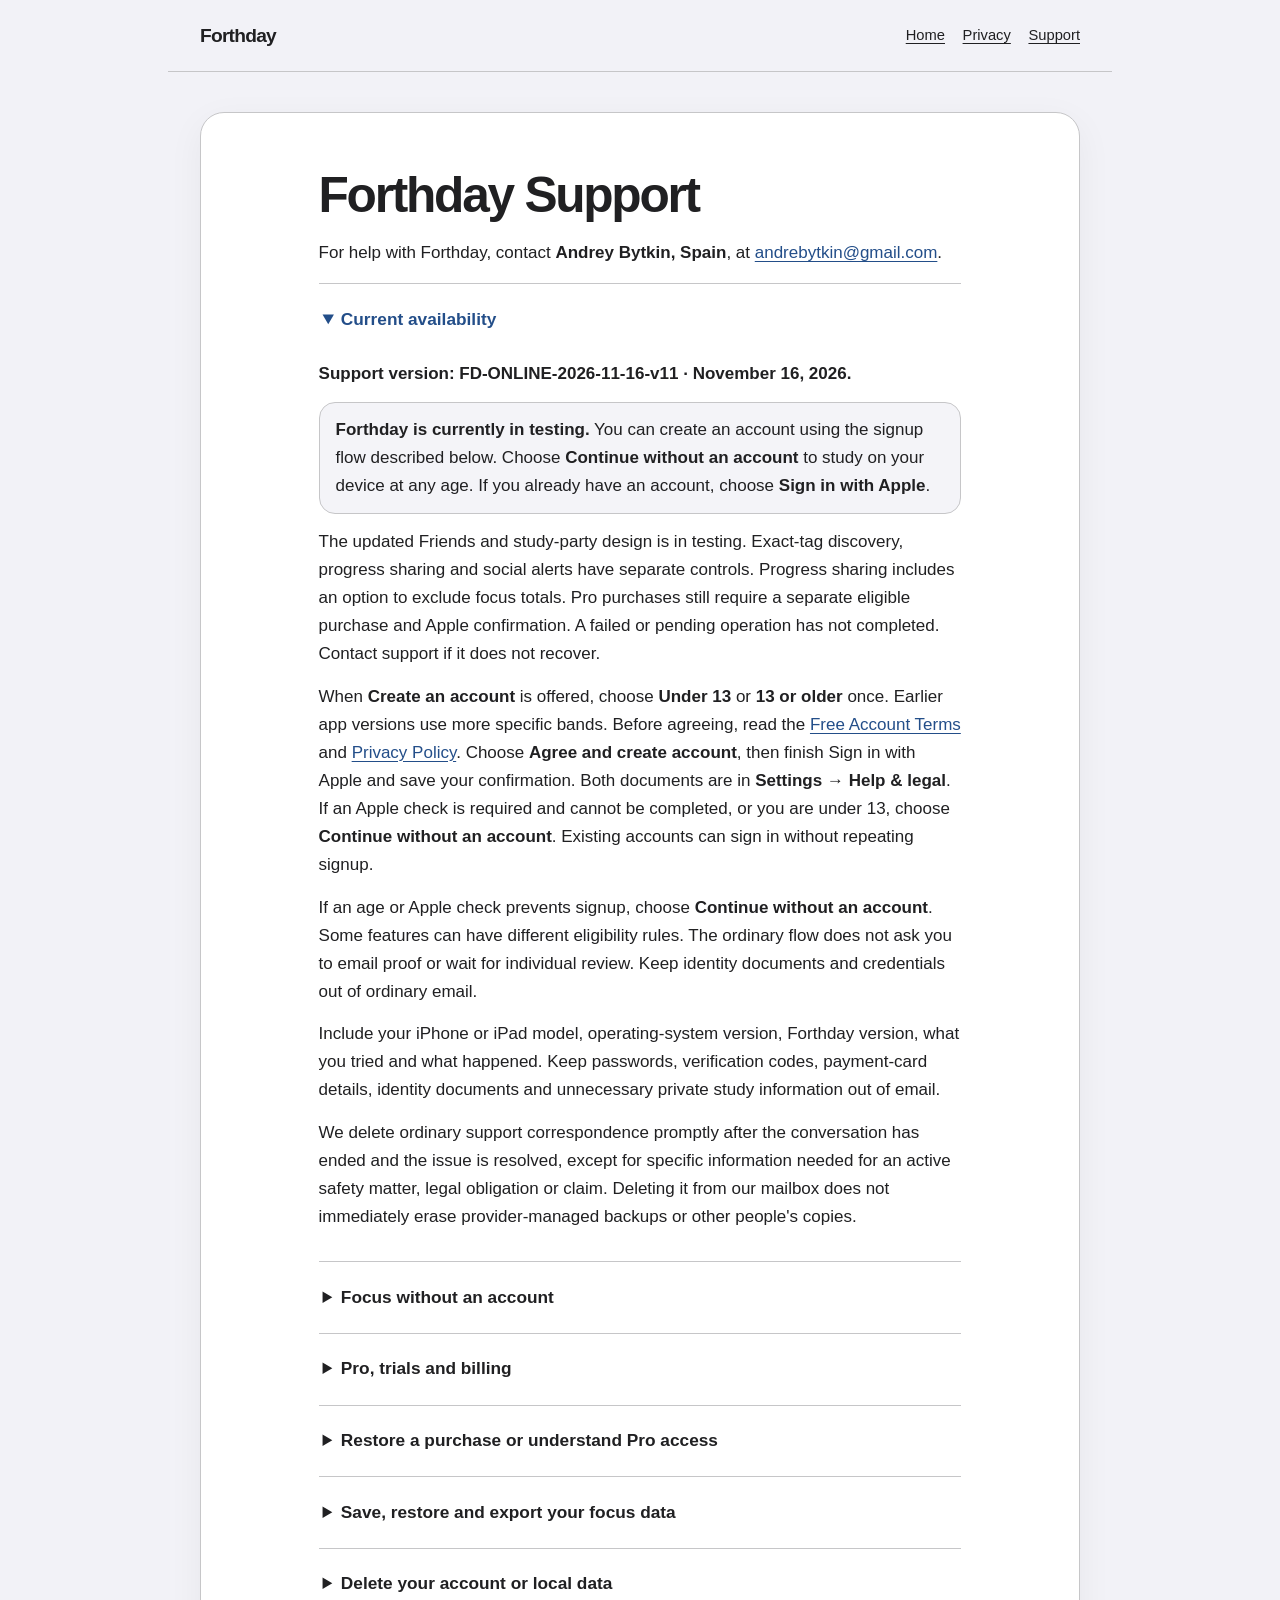
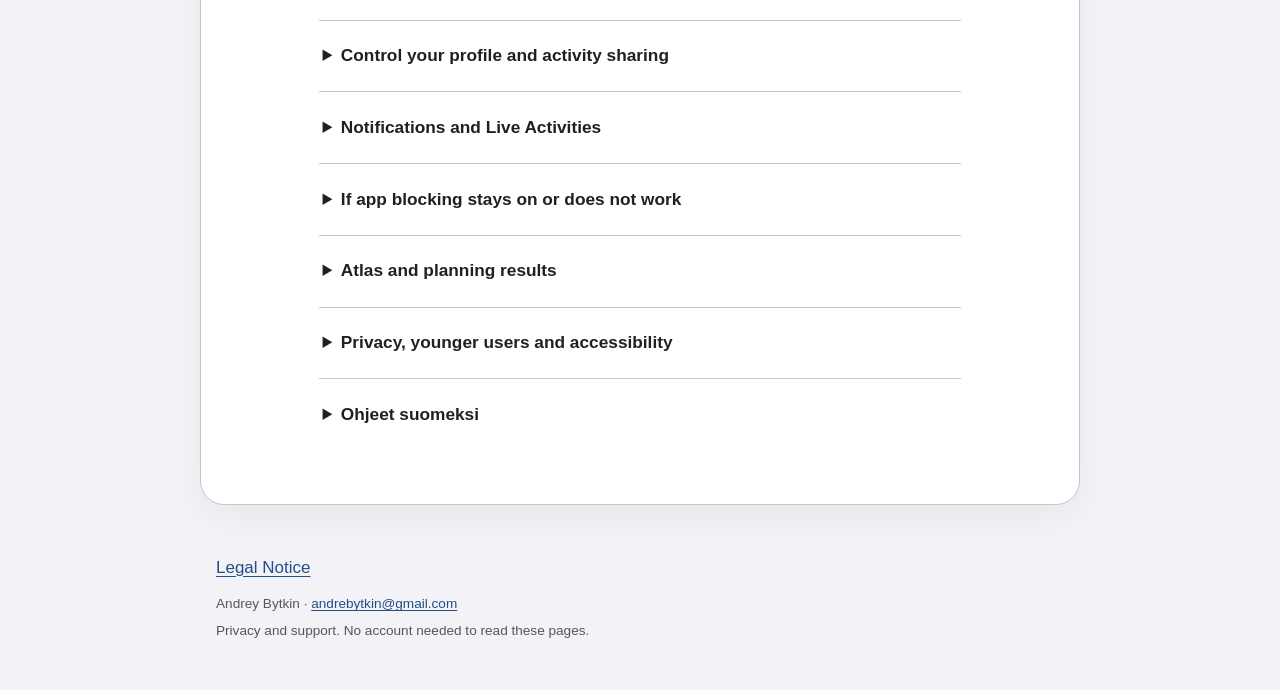
<file: support/online-v11.html>
<!doctype html>
<html lang="en">
<head>
  <meta charset="utf-8">
  <meta name="viewport" content="width=device-width, initial-scale=1">
  <meta name="color-scheme" content="light dark">
  
  <meta name="referrer" content="strict-origin-when-cross-origin">
  <title>Support · Forthday</title>
  <meta name="description" content="Forthday privacy information and practical support from Andrey Bytkin.">
  <link rel="stylesheet" href="../assets/styles.css">
</head>
<body>
  <a class="skip" href="#main">Skip to content</a>
  <header class="masthead"><a class="wordmark" href="../index.html">Forthday</a><nav aria-label="Main"><a href="../index.html">Home</a><a href="../privacy/index.html">Privacy</a><a href="../support/index.html">Support</a></nav></header>
  
  <main id="main" tabindex="-1"><article><h1>Forthday Support</h1>
<p>For help with Forthday, contact <strong>Andrey Bytkin, Spain</strong>, at <a href="mailto:andrebytkin@gmail.com?subject=Forthday%20support">andrebytkin@gmail.com</a>.</p>

<details class="faq" open><summary id="current-availability">Current availability</summary>
<p><strong>Support version: FD-ONLINE-2026-11-16-v11 · November 16, 2026.</strong></p>
<p class="release-availability"><strong>Forthday is currently in testing.</strong> You can create an account using the signup flow described below. Choose <strong>Continue without an account</strong> to study on your device at any age. If you already have an account, choose <strong>Sign in with Apple</strong>.</p>
<p>The updated Friends and study-party design is in testing. Exact-tag discovery, progress sharing and social alerts have separate controls. Progress sharing includes an option to exclude focus totals. Pro purchases still require a separate eligible purchase and Apple confirmation. A failed or pending operation has not completed. Contact support if it does not recover.</p>
<p>When <strong>Create an account</strong> is offered, choose <strong>Under 13</strong> or <strong>13 or older</strong> once. Earlier app versions use more specific bands. Before agreeing, read the <a href="../terms/index.html">Free Account Terms</a> and <a href="../privacy/index.html">Privacy Policy</a>. Choose <strong>Agree and create account</strong>, then finish Sign in with Apple and save your confirmation. Both documents are in <strong>Settings → Help &amp; legal</strong>. If an Apple check is required and cannot be completed, or you are under 13, choose <strong>Continue without an account</strong>. Existing accounts can sign in without repeating signup.</p>
<p>If an age or Apple check prevents signup, choose <strong>Continue without an account</strong>. Some features can have different eligibility rules. The ordinary flow does not ask you to email proof or wait for individual review. Keep identity documents and credentials out of ordinary email.</p>
<p>Include your iPhone or iPad model, operating-system version, Forthday version, what you tried and what happened. Keep passwords, verification codes, payment-card details, identity documents and unnecessary private study information out of email.</p>
<p>We delete ordinary support correspondence promptly after the conversation has ended and the issue is resolved, except for specific information needed for an active safety matter, legal obligation or claim. Deleting it from our mailbox does not immediately erase provider-managed backups or other people&#x27;s copies.</p>
</details>
<details class="faq"><summary id="focus-without-an-account">Focus without an account</summary>
<p>Core solo focusing remains available as a guest. You can use timers, stopwatch/Pomodoro, ordinary goals and progress without subscribing. Emergency ending remains available during a session, including when offline.</p>
<p>Friends and private saving need an eligible Forthday account. A new Pro purchase requires sign-in, a separate purchase action and Apple’s confirmation. Signing in starts no trial or payment.</p>
</details>
<details class="faq"><summary id="pro-trials-and-billing">Pro, trials and billing</summary>
<p>Open <strong>Settings → Forthday Pro</strong> to see your actual offer and available purchase/Restore controls. Where available, an eligible one-week introductory trial is followed by the localized monthly price displayed by Apple. Not everyone qualifies for a trial. The App Store confirmation contains the applicable terms; no €1.99 follow-up discount is promised.</p>
<p>An owner preview or test label does not establish a paid subscription or begin a real trial. If the app says purchases are not open or the product is unavailable, it has not started a payment merely by showing that message.</p>
<p>In the developer&#x27;s private Debug build, <strong>Preview Account</strong> is an administrator-only test space with sample progress and test Pro. It replays onboarding when reopened. <strong>Personal Account</strong> starts with real, separate progress and saves completed onboarding once; its Pro status follows genuine Apple ownership and Restore. Switching modes does not transfer sample achievements or test Pro into Personal. This Preview/test-Pro mode is unavailable to ordinary accounts and Release/TestFlight. It sends no sample progress or fictional profiles to real friends, and it cannot start purchases or delete the real account. Real deletion belongs to Personal.</p>
<p>To cancel renewal, use <strong>Manage subscription</strong> in the Pro page or open <strong>device Settings → your name → Subscriptions → Forthday Pro</strong>. You can also open <a href="https://apps.apple.com/account/subscriptions/">Apple subscription settings</a>. If you do not want a trial to renew, Apple advises cancelling at least 24 hours before the trial ends. Review any expiry information Apple shows after cancellation. <a href="https://support.apple.com/118428">Apple cancellation help</a>.</p>
<p>For a refund request, use <a href="https://reportaproblem.apple.com/">Apple&#x27;s refund service</a> or read <a href="https://support.apple.com/118223">Apple&#x27;s refund instructions</a>. Apple handles App Store billing and refund decisions under applicable rules; emailing Forthday does not itself cancel a subscription or submit a refund request.</p>
</details>
<details class="faq"><summary id="restore-a-purchase-or-understand-pro-access">Restore a purchase or understand Pro access</summary>
<p>Choose <strong>Restore</strong> on the Pro page while using the App Store Apple Account that owns the subscription. Restore and previously verified ownership remain available even when signed out of Forthday. Your App Store billing account can be different from the Apple identity used for Forthday sign-in.</p>
<p>If access appears wrong, check Apple Subscriptions first, try Restore and make sure the device is online. If a purchase is pending or cannot be verified, do not keep starting new purchases: check its status or contact us. Signing out of Forthday does not cancel Apple billing. After expiry, existing saved plans, notes, history and data export remain available; creating or reshaping Pro plans may need an active subscription.</p>
</details>
<details class="faq"><summary id="save-restore-and-export-your-focus-data">Save, restore and export your focus data</summary>
<p>Existing accounts can sign in to retrieve available saved information. In current signup, <strong>Save focus time privately</strong> is a separate, optional choice and starts off. On earlier screens the switch may start on or the choice may appear separately in Settings. Private saving covers timer preferences, numeric time goals and saved solo focus times. Notes, subject names, plans and private routes stay out of this format. Guest history stays on this device unless you choose to bring it over. You can turn saving off in Settings. Turning it off does not erase saved history.</p>
<p>Offline changes may need to reconnect before they appear elsewhere. An active timer stays on its current device. Signing out preserves account data and can keep a protected account cache on that device; it is not deletion.</p>
<p>Use <strong>Settings → Your data → Export my data</strong> to create a copy of your own focus/planning information. Treat exported files as private. For an access request covering information outside that export, email us. Hidden milestone branches and removed Atlas journeys can retain their recorded session history.</p>
</details>
<details class="faq"><summary id="delete-your-account-or-local-data">Delete your account or local data</summary>
<p>Open <strong>Settings → Delete account</strong>. Review what will be removed and complete the Apple confirmation. The app offers a clearly explained manual Apple-access-removal fallback when needed. If deletion fails, reconnect and retry, or email <a href="mailto:andrebytkin@gmail.com?subject=Forthday%20account%20deletion">andrebytkin@gmail.com</a>. We may need to verify account ownership; do not send your Apple password.</p>
<p><strong>Deleting your Forthday account or removing the app does not cancel Apple billing.</strong> Use Apple&#x27;s subscription-management controls separately. Account deletion remains available without buying Pro or cancelling first.</p>
<p>Deletion removes the current account&#x27;s active cloud data and local workspace through the deletion process, including the administrator&#x27;s Preview/Personal spaces and migration archives where applicable. Disconnected devices may retain downloaded copies; other people can retain information they already saw. Necessary safety/progress-report context can remain with the deleted account&#x27;s identity references removed. Closed cases become due for deletion after 12 UTC calendar months; daily cleanup and limited reviewed safety/legal holds apply. Provider/backup retention is explained in the <a href="../privacy/index.html">privacy policy</a>.</p>
<p>To erase guest data, use <strong>Settings → Erase data from this device</strong>. In iOS/iPadOS Settings, <strong>Offload App</strong> is different and can retain documents. Uninstalling does not request cloud-account deletion, revoke every Apple authorization, or guarantee removal of all platform-managed Keychain information.</p>
</details>
<details class="faq"><summary id="control-your-profile-and-activity-sharing">Control your profile and activity sharing</summary>
<p>The optional <strong>Share progress with friends</strong> choice starts off when you create a tag. Its description covers your streak, earned badges, up to three virtual Atlas stamps you choose, and focused time this week and all time. Enabling it explicitly shares that progress with accepted, unblocked friends. Existing Highlights-only permission does not add totals. Review and explicitly approve the expanded choice to include them.</p>
<p>This week runs from Monday at 00:00 UTC until the next Monday at 00:00 UTC. All time means eligible timing saved to your account, including timing saved before you turned on sharing. Overlapping focus intervals count once. Local-only records are excluded, so these values may differ from your device’s totals. Sharing totals does not enable private saving or send additional study records.</p>
<p>Later, open Friends sharing or Settings. Turn off <strong>Include focus totals</strong> to hide totals while keeping Highlights. Turn off <strong>Share progress with friends</strong> to withdraw both. You can use Friends and eligible parties with sharing off. If a save fails, check the displayed sharing state before trying again. Changes take effect for friends after server confirmation. Offline withdrawal remains pending until then. Private history remains saved, and people may retain copies they already made.</p>
<p>If you allow friend requests, someone who enters your full tag can find that tag and send a request. Pending requests also show tags. Only accepted friends see an optional nickname. Turn off discovery to stop new lookups and requests through discovery. Profile photos and general live study status are unavailable in the updated app.</p>
<p>Study parties are invite-only. A party uses a preset name, and members see tags and the timer information needed while the party is active. Forthday uses timing details to verify a party receipt even if private solo saving is off. A contribution to a shared goal or Atlas route is a separate action and uses a timing-only record. Private titles, subjects and notes stay out of both uploads.</p>
<p>You can remove or block someone from the relevant Friends/profile controls. Use <strong>Report and block</strong> for abusive behavior. To send extra evidence or a privacy/security concern, email <a href="mailto:andrebytkin@gmail.com?subject=Forthday%20safety%20report">andrebytkin@gmail.com</a>. Include only the relevant tag/party, approximate time and a redacted description. Do not use a public GitHub issue for private account information or a security vulnerability.</p>
</details>
<details class="faq"><summary id="notifications-and-live-activities">Notifications and Live Activities</summary>
<p>Use <strong>Settings → Notifications → Notification choices</strong> in Forthday and your device notification settings to change alerts. Social alerts are optional. Apple Focus, Scheduled Summary and other device settings can delay or suppress them.</p>
<p>Local Live Activities have their own Forthday/device setting. Dismissing one does not end the focus session. Their timers do not guarantee background execution or on-time notification delivery. Daily motivational and Atlas reminder schedules are not currently offered by this implementation.</p>
</details>
<details class="faq"><summary id="if-app-blocking-stays-on-or-does-not-work">If app blocking stays on or does not work</summary>
<p>Use <strong>End session</strong> to finish safely and release Forthday&#x27;s blocking request. If a shield remains, review the app&#x27;s Screen Time permission under your device&#x27;s Settings; Settings names can vary by OS version. Revoking Forthday&#x27;s Screen Time authorization is a recovery option. Do not wait for email support in an emergency.</p>
<p>If blocking is unavailable or permission was declined, solo timing can still work. Blocking affects supported apps with up to three selected exceptions; allowed browsers can browse normally. Essential system controls remain available. No app can promise an inescapable full-device lockdown.</p>
</details>
<details class="faq"><summary id="atlas-and-planning-results">Atlas and planning results</summary>
<p>City search and driving estimates need a connection to Apple Maps. Try a more specific city name if results are ambiguous. A missing driving connection is not replaced with an invented road route. Saved routes and the globe can work offline.</p>
<p>Atlas shows virtual travel based on recorded focus. Flight durations and goal forecasts are estimates, not live schedules, navigation, proof of attention or guarantees. Planning can show a shortfall when your target and breaks do not fit the time you made available.</p>
</details>
<details class="faq"><summary id="privacy-younger-users-and-accessibility">Privacy, younger users and accessibility</summary>
<p>Read the <a href="../privacy/index.html">privacy policy</a> for data handling, retention, rights and provider information. Email <a href="mailto:andrebytkin@gmail.com?subject=Forthday%20privacy%20request">andrebytkin@gmail.com</a> for a privacy request or concern about a younger user&#x27;s account.</p>
<p>Where a supported Apple permission route applies, withdrawing permission can stop covered online access. You can still study locally or contact us for help with retrieval, export or deletion.</p>
<p>Forthday can ask for an Apple age-range check when needed. Declined, unavailable or conflicting age evidence does not establish adulthood where that check is required. An Apple purchase approval or a parent’s login does not establish permission for Forthday to use a younger person’s data. You can keep studying locally whenever an online feature is unavailable.</p>
<p>Forthday provides appearance/motion preferences and native accessibility support. If a control is difficult to use, tell us the device, text size and assistive feature involved. We do not treat build checks as proof that every accessibility feature has been verified.</p>
<p>Forthday uses <a href="https://www.apple.com/legal/internet-services/itunes/dev/stdeula/">Apple&#x27;s standard app licence</a>. A support form or GitHub account is not needed to email us.</p></details><details class="faq" lang="fi"><summary id="fi">Ohjeet suomeksi</summary>
<p>Voit opiskella ilman tiliä. Kun tilin luominen on mahdollista, valitse ikäryhmäsi, lue <a href="../terms/index.html#fi">maksuttoman tilin ehdot</a> ja <a href="../privacy/index.html#fi">tietosuojatiedot</a>, hyväksy ehdot ja kirjaudu Applella. Voit tallentaa vahvistuksen ja avata asiakirjat sovelluksen asetuksista. Jos et voi suorittaa Applen vaatimaa tarkistusta tai olet alle 13-vuotias, voit jatkaa ilman tiliä.</p>
<p>Kaverihaku ja odottavat pyynnöt näyttävät vain kaveritunnuksen. Vain hyväksytyt kaverit näkevät valinnaisen nimimerkin. Kutsulla toimivan opiskeluhetken osallistujat näkevät tunnukset ja yhteisen ajastimen. Edistymisen jakaminen on aluksi pois käytöstä. Sen kuvattu valinta kattaa kaverikoosteet ja keskittymisajan yhteenvedot. Myöhemmin voit lopettaa ajan jakamisen ja jatkaa kaverikoosteiden jakamista. Kaiken edistymisen jakamisen lopettaminen päättää molemmat. Yksittäisen suorituksen jakamisella on oma valintansa. Aiempi kaverikoosteiden hyväksyntä ei ota ajan jakamista käyttöön. Yhteenvetojen viikko alkaa maanantaina kello 00.00 UTC. Laskenta käyttää tilille tallennettuja aikoja.</p>
<p>Voit estää käyttäjän, tehdä ilmoituksen ja poistaa tilin asetuksissa. Tilin poistaminen ei peruuta Apple-tilausta. Hallitse tilausta Applen kautta. Ota yhteyttä osoitteessa <a href="mailto:andrebytkin@gmail.com">andrebytkin@gmail.com</a> ja kerro laitteen malli, sovelluksen versio ja ongelma. Älä lähetä salasanoja, vahvistuskoodeja tai henkilöllisyystodistuksia.</p>
</details>
</article></main>
  <footer><nav class="legal-footer" aria-label="Legal information"><a href="../legal-notice/index.html">Legal Notice</a></nav><p>Andrey Bytkin · <a href="mailto:andrebytkin@gmail.com">andrebytkin@gmail.com</a></p><p>Privacy and support. No account needed to read these pages.</p></footer>
</body>
</html>
</file>
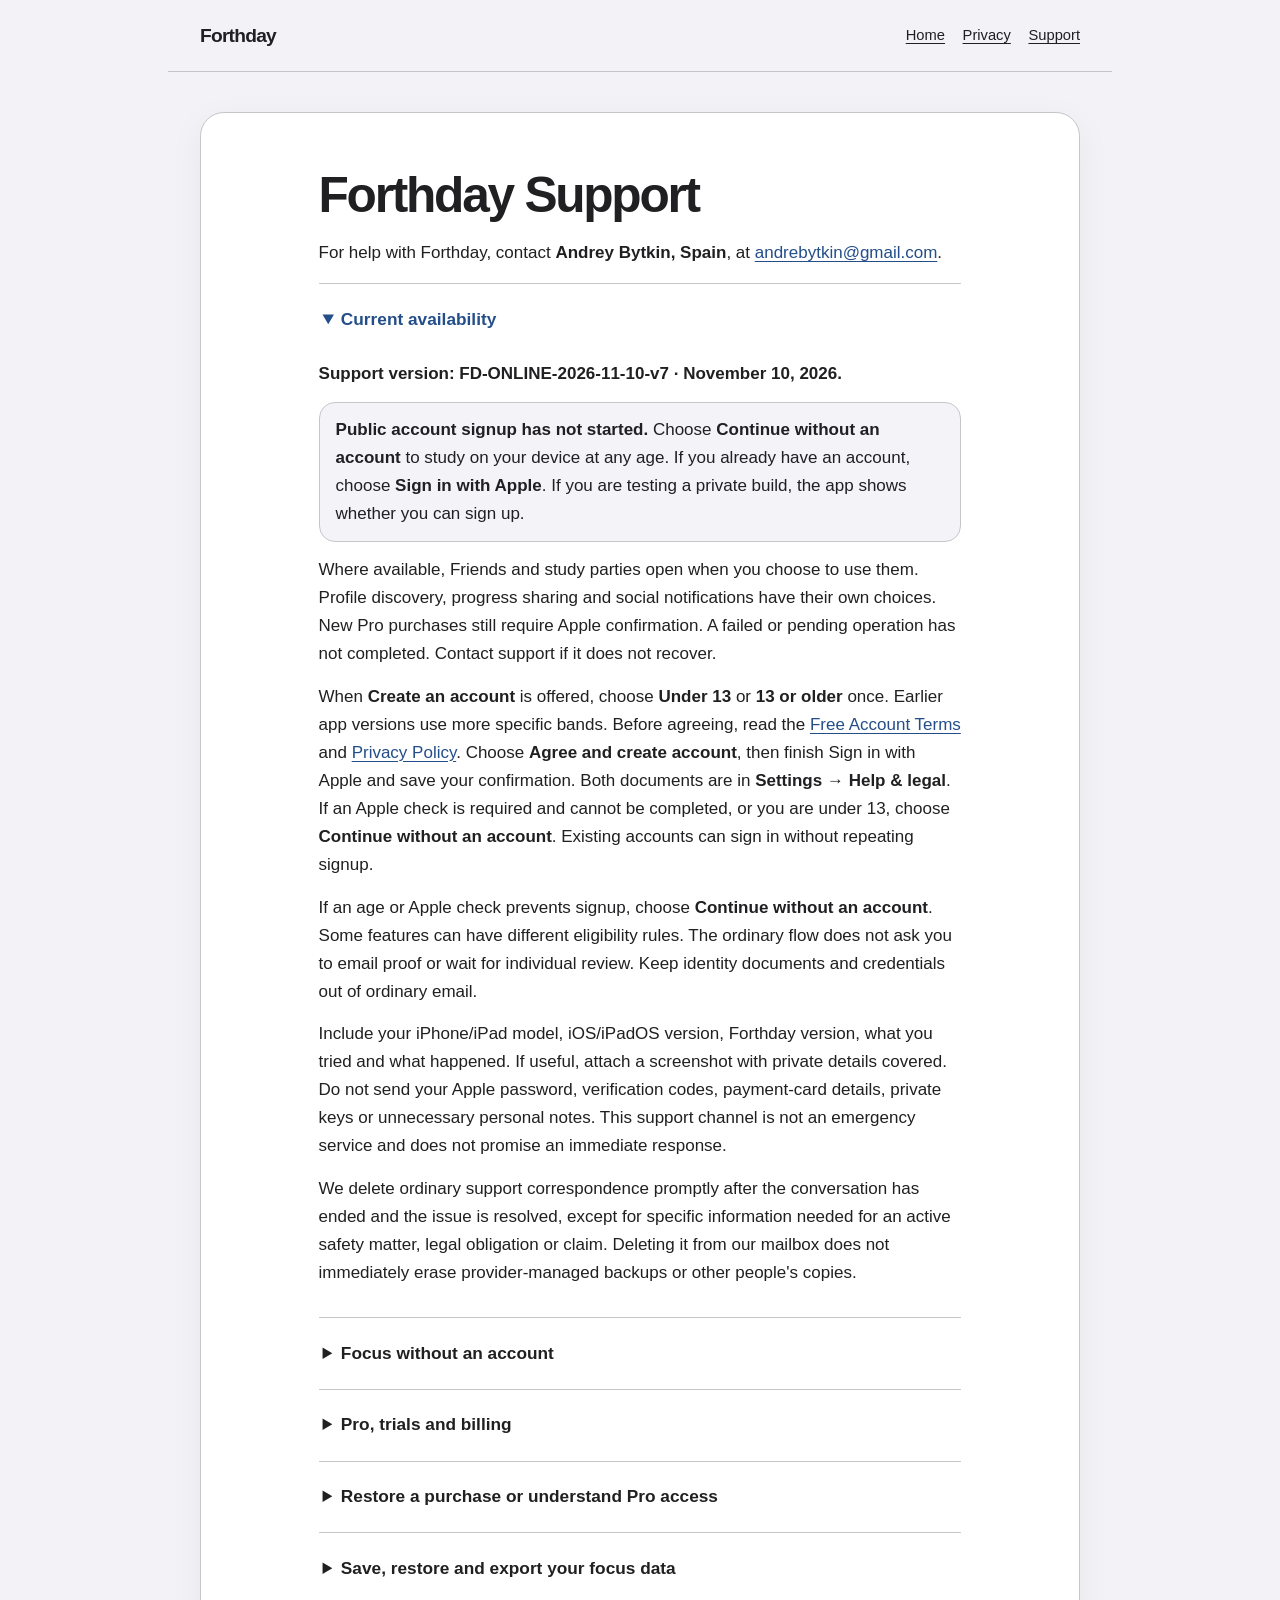
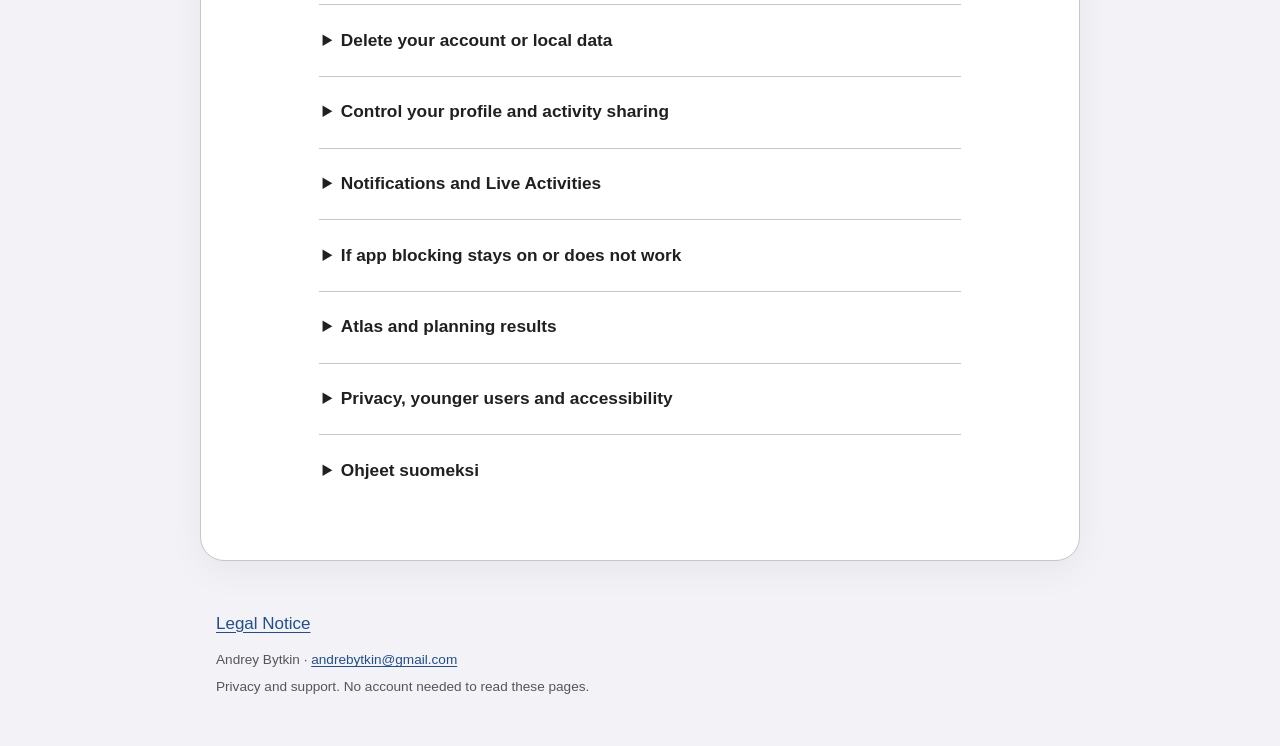
<file: support/online-v7.html>
<!doctype html>
<html lang="en">
<head>
  <meta charset="utf-8">
  <meta name="viewport" content="width=device-width, initial-scale=1">
  <meta name="color-scheme" content="light dark">
  
  <meta name="referrer" content="strict-origin-when-cross-origin">
  <title>Support · Forthday</title>
  <meta name="description" content="Forthday privacy information and practical support from Andrey Bytkin.">
  <link rel="stylesheet" href="../assets/styles.css">
</head>
<body>
  <a class="skip" href="#main">Skip to content</a>
  <header class="masthead"><a class="wordmark" href="../index.html">Forthday</a><nav aria-label="Main"><a href="../index.html">Home</a><a href="../privacy/index.html">Privacy</a><a href="../support/index.html">Support</a></nav></header>
  
  <main id="main" tabindex="-1"><article><h1>Forthday Support</h1>
<p>For help with Forthday, contact <strong>Andrey Bytkin, Spain</strong>, at <a href="mailto:andrebytkin@gmail.com?subject=Forthday%20support">andrebytkin@gmail.com</a>.</p>

<details class="faq" open><summary id="current-availability">Current availability</summary>
<p><strong>Support version: FD-ONLINE-2026-11-10-v7 · November 10, 2026.</strong></p>
<p class="release-availability"><strong>Public account signup has not started.</strong> Choose <strong>Continue without an account</strong> to study on your device at any age. If you already have an account, choose <strong>Sign in with Apple</strong>. If you are testing a private build, the app shows whether you can sign up.</p>
<p>Where available, Friends and study parties open when you choose to use them. Profile discovery, progress sharing and social notifications have their own choices. New Pro purchases still require Apple confirmation. A failed or pending operation has not completed. Contact support if it does not recover.</p>
<p>When <strong>Create an account</strong> is offered, choose <strong>Under 13</strong> or <strong>13 or older</strong> once. Earlier app versions use more specific bands. Before agreeing, read the <a href="../terms/index.html">Free Account Terms</a> and <a href="../privacy/index.html">Privacy Policy</a>. Choose <strong>Agree and create account</strong>, then finish Sign in with Apple and save your confirmation. Both documents are in <strong>Settings → Help &amp; legal</strong>. If an Apple check is required and cannot be completed, or you are under 13, choose <strong>Continue without an account</strong>. Existing accounts can sign in without repeating signup.</p>
<p>If an age or Apple check prevents signup, choose <strong>Continue without an account</strong>. Some features can have different eligibility rules. The ordinary flow does not ask you to email proof or wait for individual review. Keep identity documents and credentials out of ordinary email.</p>
<p>Include your iPhone/iPad model, iOS/iPadOS version, Forthday version, what you tried and what happened. If useful, attach a screenshot with private details covered. Do not send your Apple password, verification codes, payment-card details, private keys or unnecessary personal notes. This support channel is not an emergency service and does not promise an immediate response.</p>
<p>We delete ordinary support correspondence promptly after the conversation has ended and the issue is resolved, except for specific information needed for an active safety matter, legal obligation or claim. Deleting it from our mailbox does not immediately erase provider-managed backups or other people&#x27;s copies.</p>
</details>
<details class="faq"><summary id="focus-without-an-account">Focus without an account</summary>
<p>Core solo focusing remains available as a guest. You can use timers, stopwatch/Pomodoro, ordinary goals and progress without subscribing. Emergency ending remains available during a session, including when offline.</p>
<p>Friends and private saving need an eligible Forthday account. A new Pro purchase requires sign-in, a separate purchase action and Apple’s confirmation. Signing in starts no trial or payment.</p>
</details>
<details class="faq"><summary id="pro-trials-and-billing">Pro, trials and billing</summary>
<p>Open <strong>Settings → Forthday Pro</strong> to see your actual offer and available purchase/Restore controls. Where available, an eligible one-week introductory trial is followed by the localized monthly price displayed by Apple. Not everyone qualifies for a trial. The App Store confirmation contains the applicable terms; no €1.99 follow-up discount is promised.</p>
<p>An owner preview or test label does not establish a paid subscription or begin a real trial. If the app says purchases are not open or the product is unavailable, it has not started a payment merely by showing that message.</p>
<p>In the developer&#x27;s private Debug build, <strong>Preview Account</strong> is an administrator-only test space with sample progress and test Pro. It replays onboarding when reopened. <strong>Personal Account</strong> starts with real, separate progress and saves completed onboarding once; its Pro status follows genuine Apple ownership and Restore. Switching modes does not transfer sample achievements or test Pro into Personal. This Preview/test-Pro mode is unavailable to ordinary accounts and Release/TestFlight. It sends no sample progress or fictional profiles to real friends, and it cannot start purchases or delete the real account. Real deletion belongs to Personal.</p>
<p>To cancel renewal, use <strong>Manage subscription</strong> in the Pro page or open <strong>device Settings → your name → Subscriptions → Forthday Pro</strong>. You can also open <a href="https://apps.apple.com/account/subscriptions/">Apple subscription settings</a>. If you do not want a trial to renew, Apple advises cancelling at least 24 hours before the trial ends. Review any expiry information Apple shows after cancellation. <a href="https://support.apple.com/118428">Apple cancellation help</a>.</p>
<p>For a refund request, use <a href="https://reportaproblem.apple.com/">Apple&#x27;s refund service</a> or read <a href="https://support.apple.com/118223">Apple&#x27;s refund instructions</a>. Apple handles App Store billing and refund decisions under applicable rules; emailing Forthday does not itself cancel a subscription or submit a refund request.</p>
</details>
<details class="faq"><summary id="restore-a-purchase-or-understand-pro-access">Restore a purchase or understand Pro access</summary>
<p>Choose <strong>Restore</strong> on the Pro page while using the App Store Apple Account that owns the subscription. Restore and previously verified ownership remain available even when signed out of Forthday. Your App Store billing account can be different from the Apple identity used for Forthday sign-in.</p>
<p>If access appears wrong, check Apple Subscriptions first, try Restore and make sure the device is online. If a purchase is pending or cannot be verified, do not keep starting new purchases: check its status or contact us. Signing out of Forthday does not cancel Apple billing. After expiry, existing saved plans, notes, history and data export remain available; creating or reshaping Pro plans may need an active subscription.</p>
</details>
<details class="faq"><summary id="save-restore-and-export-your-focus-data">Save, restore and export your focus data</summary>
<p>Existing accounts can sign in to retrieve available saved information. In the Build 14 signup route, <strong>Save focus time privately</strong> is a separate, optional choice and starts off. On earlier screens the switch may start on or the choice may appear separately in Settings. Private saving covers timer preferences, numeric time goals and saved solo focus times. Notes, subject names, plans and private routes stay out of this format. Guest history stays on this device unless you choose to bring it over. You can turn saving off in Settings. Turning it off does not erase saved history.</p>
<p>Offline changes may need to reconnect before they appear elsewhere. An active timer stays on its current device. Signing out preserves account data and can keep a protected account cache on that device; it is not deletion.</p>
<p>Use <strong>Settings → Your data → Export my data</strong> to create a copy of your own focus/planning information. Treat exported files as private. For an access request covering information outside that export, email us. Hidden milestone branches and removed Atlas journeys can retain their recorded session history.</p>
</details>
<details class="faq"><summary id="delete-your-account-or-local-data">Delete your account or local data</summary>
<p>Open <strong>Settings → Delete account</strong>. Review what will be removed and complete the Apple confirmation. The app offers a clearly explained manual Apple-access-removal fallback when needed. If deletion fails, reconnect and retry, or email <a href="mailto:andrebytkin@gmail.com?subject=Forthday%20account%20deletion">andrebytkin@gmail.com</a>. We may need to verify account ownership; do not send your Apple password.</p>
<p><strong>Deleting your Forthday account or removing the app does not cancel Apple billing.</strong> Use Apple&#x27;s subscription-management controls separately. Account deletion remains available without buying Pro or cancelling first.</p>
<p>Deletion removes the current account&#x27;s active cloud data and local workspace through the deletion process, including the administrator&#x27;s Preview/Personal spaces and migration archives where applicable. Disconnected devices may retain downloaded copies; other people can retain information they already saw. Necessary safety/progress-report context can remain with the deleted account&#x27;s identity references removed. Closed cases become due for deletion after 12 UTC calendar months; daily cleanup and limited reviewed safety/legal holds apply. Provider/backup retention is explained in the <a href="../privacy/index.html">privacy policy</a>.</p>
<p>To erase guest data, use <strong>Settings → Erase data from this device</strong>. In iOS/iPadOS Settings, <strong>Offload App</strong> is different and can retain documents. Uninstalling does not request cloud-account deletion, revoke every Apple authorization, or guarantee removal of all platform-managed Keychain information.</p>
</details>
<details class="faq"><summary id="control-your-profile-and-activity-sharing">Control your profile and activity sharing</summary>
<p>Where Friend Highlights are available, the optional choice starts off. Only accepted, unblocked friends can see the streaks, achievement badges and up to three virtual Atlas countries that you share. Exact hours, subjects, notes, session history and location stay private. Virtual countries represent your in-app Atlas choices.</p>
<p>Change the choice from <strong>Settings → Privacy &amp; sharing → Friend highlights</strong>. When the server confirms withdrawal, friends lose access to those highlights. Previously saved private history remains available to you. If offline, wait for confirmation.</p>
<p>If you allow friend requests, someone who enters your exact tag can see your nickname and tag before you accept. Your photo and focus history are outside the lookup. Turn that choice off to stop new exact-tag requests. Accepting a request and joining an invite-only study party are separate actions. Party members can see the shared title, participants, readiness and timer or break information. Private saving and optional sharing have their own controls.</p>
<p>You can remove or block someone from the relevant Friends/profile controls. Use <strong>Report and block</strong> for abusive behavior. To send extra evidence or a privacy/security concern, email <a href="mailto:andrebytkin@gmail.com?subject=Forthday%20safety%20report">andrebytkin@gmail.com</a>. Include only the relevant tag/party, approximate time and a redacted description. Do not use a public GitHub issue for private account information or a security vulnerability.</p>
</details>
<details class="faq"><summary id="notifications-and-live-activities">Notifications and Live Activities</summary>
<p>Use <strong>Settings → Notifications → Notification choices</strong> in Forthday and your device notification settings to change alerts. Social alerts are optional. Apple Focus, Scheduled Summary and other device settings can delay or suppress them.</p>
<p>Local Live Activities have their own Forthday/device setting. Dismissing one does not end the focus session. Their timers do not guarantee background execution or on-time notification delivery. Daily motivational and Atlas reminder schedules are not currently offered by this implementation.</p>
</details>
<details class="faq"><summary id="if-app-blocking-stays-on-or-does-not-work">If app blocking stays on or does not work</summary>
<p>Use <strong>End session</strong> to finish safely and release Forthday&#x27;s blocking request. If a shield remains, review the app&#x27;s Screen Time permission under your device&#x27;s Settings; Settings names can vary by OS version. Revoking Forthday&#x27;s Screen Time authorization is a recovery option. Do not wait for email support in an emergency.</p>
<p>If blocking is unavailable or permission was declined, solo timing can still work. Blocking affects supported apps with up to three selected exceptions; allowed browsers can browse normally. Essential system controls remain available. No app can promise an inescapable full-device lockdown.</p>
</details>
<details class="faq"><summary id="atlas-and-planning-results">Atlas and planning results</summary>
<p>City search and driving estimates need a connection to Apple Maps. Try a more specific city name if results are ambiguous. A missing driving connection is not replaced with an invented road route. Saved routes and the globe can work offline.</p>
<p>Atlas shows virtual travel based on recorded focus. Flight durations and goal forecasts are estimates, not live schedules, navigation, proof of attention or guarantees. Planning can show a shortfall when your target and breaks do not fit the time you made available.</p>
</details>
<details class="faq"><summary id="privacy-younger-users-and-accessibility">Privacy, younger users and accessibility</summary>
<p>Read the <a href="../privacy/index.html">privacy policy</a> for data handling, retention, rights and provider information. Email <a href="mailto:andrebytkin@gmail.com?subject=Forthday%20privacy%20request">andrebytkin@gmail.com</a> for a privacy request or concern about a younger user&#x27;s account.</p>
<p>Where a supported Apple permission route applies, withdrawing permission can stop covered online access. You can still study locally or contact us for help with retrieval, export or deletion.</p>
<p>Forthday can ask for an Apple age-range check when needed. Declined, unavailable or conflicting age evidence does not establish adulthood where that check is required. An Apple purchase approval or a parent’s login does not establish permission for Forthday to use a younger person’s data. You can keep studying locally whenever an online feature is unavailable.</p>
<p>Forthday provides appearance/motion preferences and native accessibility support. If a control is difficult to use, tell us the device, text size and assistive feature involved. We do not treat build checks as proof that every accessibility feature has been verified.</p>
<p>Forthday uses <a href="https://www.apple.com/legal/internet-services/itunes/dev/stdeula/">Apple&#x27;s standard app licence</a>. A support form or GitHub account is not needed to email us.</p></details><details class="faq" lang="fi"><summary id="fi">Ohjeet suomeksi</summary>
<p>Voit opiskella ilman tiliä. Kun tilin luominen on mahdollista, valitse ikäryhmäsi, lue <a href="../terms/index.html#fi">maksuttoman tilin ehdot</a> ja <a href="../privacy/index.html#fi">tietosuojatiedot</a>, hyväksy ehdot ja kirjaudu Applella. Voit tallentaa vahvistuksen ja avata asiakirjat sovelluksen asetuksista. Jos et voi suorittaa Applen vaatimaa tarkistusta tai olet alle 13-vuotias, voit jatkaa ilman tiliä.</p>
<p>Voit estää käyttäjän, tehdä ilmoituksen ja poistaa tilin asetuksissa. Tilin poistaminen ei peruuta Apple-tilausta. Hallitse tilausta Applen kautta. Ota yhteyttä osoitteessa <a href="mailto:andrebytkin@gmail.com">andrebytkin@gmail.com</a> ja kerro laitteen malli, sovelluksen versio ja ongelma. Älä lähetä salasanoja, vahvistuskoodeja tai henkilöllisyystodistuksia.</p>
</details>
</article></main>
  <footer><nav class="legal-footer" aria-label="Legal information"><a href="../legal-notice/index.html">Legal Notice</a></nav><p>Andrey Bytkin · <a href="mailto:andrebytkin@gmail.com">andrebytkin@gmail.com</a></p><p>Privacy and support. No account needed to read these pages.</p></footer>
</body>
</html>
</file>
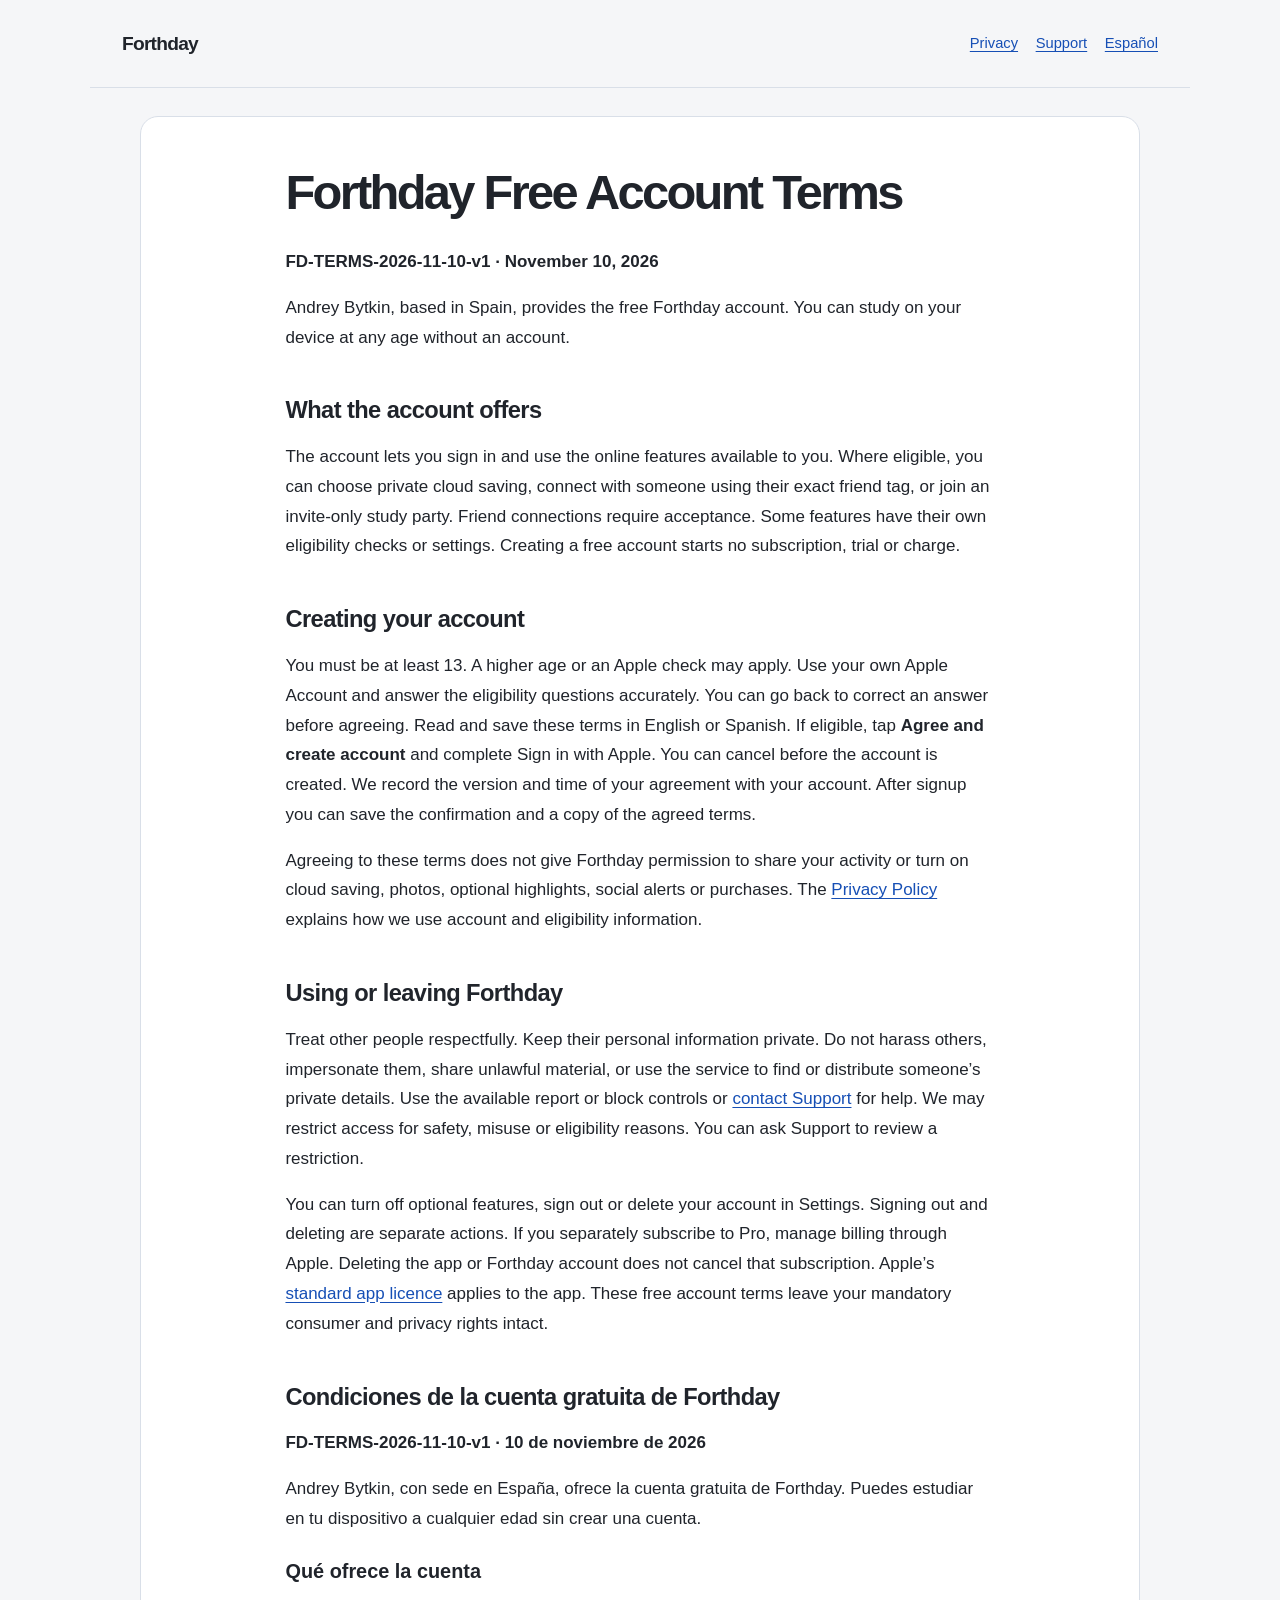
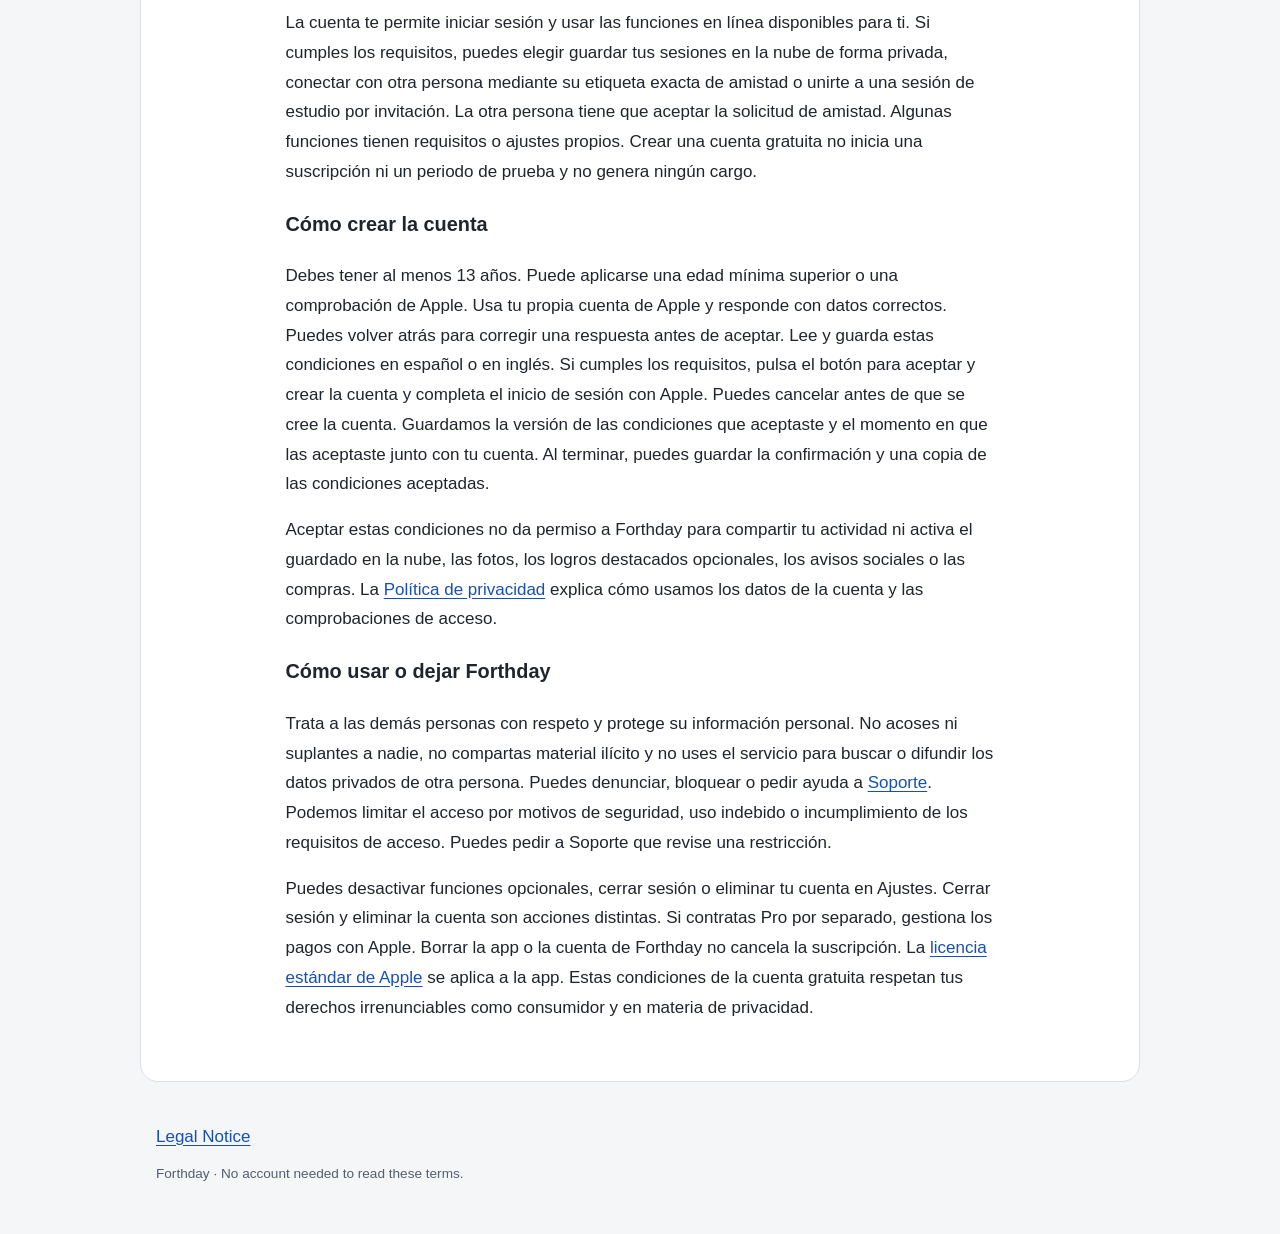
<file: terms/v1.html>
<!doctype html>
<html lang="en">
<head>
  <meta charset="utf-8">
  <meta name="viewport" content="width=device-width, initial-scale=1">
  <meta name="color-scheme" content="light dark">
  <meta name="referrer" content="strict-origin-when-cross-origin">
  <title>Free Account Terms · Forthday</title>
  <meta name="description" content="Forthday free account terms in English and Spanish.">
  <meta name="forthday-terms-version" content="FD-TERMS-2026-11-10-v1">
  <link rel="stylesheet" href="../assets/styles.css">
</head>
<body>
  <a class="skip" href="#main">Skip to content</a>
  <header class="masthead"><a class="wordmark" href="../index.html">Forthday</a><nav aria-label="Main"><a href="../privacy/index.html">Privacy</a><a href="../support/index.html">Support</a><a href="#es" lang="es">Español</a></nav></header>
  <main id="main" tabindex="-1">
    <article>
      <h1>Forthday Free Account Terms</h1>
      <p><strong>FD-TERMS-2026-11-10-v1 · November 10, 2026</strong></p>
      <p>Andrey Bytkin, based in Spain, provides the free Forthday account. You can study on your device at any age without an account.</p>
      <h2>What the account offers</h2>
      <p>The account lets you sign in and use the online features available to you. Where eligible, you can choose private cloud saving, connect with someone using their exact friend tag, or join an invite-only study party. Friend connections require acceptance. Some features have their own eligibility checks or settings. Creating a free account starts no subscription, trial or charge.</p>
      <h2>Creating your account</h2>
      <p>You must be at least 13. A higher age or an Apple check may apply. Use your own Apple Account and answer the eligibility questions accurately. You can go back to correct an answer before agreeing. Read and save these terms in English or Spanish. If eligible, tap <strong>Agree and create account</strong> and complete Sign in with Apple. You can cancel before the account is created. We record the version and time of your agreement with your account. After signup you can save the confirmation and a copy of the agreed terms.</p>
      <p>Agreeing to these terms does not give Forthday permission to share your activity or turn on cloud saving, photos, optional highlights, social alerts or purchases. The <a href="../privacy/index.html">Privacy Policy</a> explains how we use account and eligibility information.</p>
      <h2>Using or leaving Forthday</h2>
      <p>Treat other people respectfully. Keep their personal information private. Do not harass others, impersonate them, share unlawful material, or use the service to find or distribute someone’s private details. Use the available report or block controls or <a href="../support/index.html">contact Support</a> for help. We may restrict access for safety, misuse or eligibility reasons. You can ask Support to review a restriction.</p>
      <p>You can turn off optional features, sign out or delete your account in Settings. Signing out and deleting are separate actions. If you separately subscribe to Pro, manage billing through Apple. Deleting the app or Forthday account does not cancel that subscription. Apple’s <a href="https://www.apple.com/legal/internet-services/itunes/dev/stdeula/">standard app licence</a> applies to the app. These free account terms leave your mandatory consumer and privacy rights intact.</p>
      <section id="es" lang="es" aria-labelledby="titulo-es">
        <h2 id="titulo-es">Condiciones de la cuenta gratuita de Forthday</h2>
        <p><strong>FD-TERMS-2026-11-10-v1 · 10 de noviembre de 2026</strong></p>
        <p>Andrey Bytkin, con sede en España, ofrece la cuenta gratuita de Forthday. Puedes estudiar en tu dispositivo a cualquier edad sin crear una cuenta.</p>
        <h3>Qué ofrece la cuenta</h3>
        <p>La cuenta te permite iniciar sesión y usar las funciones en línea disponibles para ti. Si cumples los requisitos, puedes elegir guardar tus sesiones en la nube de forma privada, conectar con otra persona mediante su etiqueta exacta de amistad o unirte a una sesión de estudio por invitación. La otra persona tiene que aceptar la solicitud de amistad. Algunas funciones tienen requisitos o ajustes propios. Crear una cuenta gratuita no inicia una suscripción ni un periodo de prueba y no genera ningún cargo.</p>
        <h3>Cómo crear la cuenta</h3>
        <p>Debes tener al menos 13 años. Puede aplicarse una edad mínima superior o una comprobación de Apple. Usa tu propia cuenta de Apple y responde con datos correctos. Puedes volver atrás para corregir una respuesta antes de aceptar. Lee y guarda estas condiciones en español o en inglés. Si cumples los requisitos, pulsa el botón para aceptar y crear la cuenta y completa el inicio de sesión con Apple. Puedes cancelar antes de que se cree la cuenta. Guardamos la versión de las condiciones que aceptaste y el momento en que las aceptaste junto con tu cuenta. Al terminar, puedes guardar la confirmación y una copia de las condiciones aceptadas.</p>
        <p>Aceptar estas condiciones no da permiso a Forthday para compartir tu actividad ni activa el guardado en la nube, las fotos, los logros destacados opcionales, los avisos sociales o las compras. La <a href="../privacy/index.html">Política de privacidad</a> explica cómo usamos los datos de la cuenta y las comprobaciones de acceso.</p>
        <h3>Cómo usar o dejar Forthday</h3>
        <p>Trata a las demás personas con respeto y protege su información personal. No acoses ni suplantes a nadie, no compartas material ilícito y no uses el servicio para buscar o difundir los datos privados de otra persona. Puedes denunciar, bloquear o pedir ayuda a <a href="../support/index.html">Soporte</a>. Podemos limitar el acceso por motivos de seguridad, uso indebido o incumplimiento de los requisitos de acceso. Puedes pedir a Soporte que revise una restricción.</p>
        <p>Puedes desactivar funciones opcionales, cerrar sesión o eliminar tu cuenta en Ajustes. Cerrar sesión y eliminar la cuenta son acciones distintas. Si contratas Pro por separado, gestiona los pagos con Apple. Borrar la app o la cuenta de Forthday no cancela la suscripción. La <a href="https://www.apple.com/legal/internet-services/itunes/dev/stdeula/">licencia estándar de Apple</a> se aplica a la app. Estas condiciones de la cuenta gratuita respetan tus derechos irrenunciables como consumidor y en materia de privacidad.</p>
      </section>
    </article>
  </main>
  <footer><nav class="legal-footer" aria-label="Legal information"><a href="../legal-notice/index.html">Legal Notice</a></nav><p>Forthday · No account needed to read these terms.</p></footer>
</body>
</html>
</file>
<file: assets/styles.css>
:root{color-scheme:light dark;--bg:#f5f6f8;--paper:#fff;--ink:#20242b;--muted:#535e6e;--line:#d9dfe8;--link:#164fb5;--notice:#fff6df;--notice-ink:#584010}
*{box-sizing:border-box}
html{scroll-padding-top:1.5rem}
body{margin:0;background:var(--bg);color:var(--ink);font:17px/1.75 -apple-system,BlinkMacSystemFont,"Segoe UI",sans-serif;-webkit-text-size-adjust:100%}
a{color:var(--link);text-underline-offset:.18em;overflow-wrap:anywhere}
a:hover{text-decoration-thickness:.13em}
a:focus-visible,summary:focus-visible{outline:3px solid var(--link);outline-offset:5px;border-radius:3px}
.skip{position:absolute;left:1rem;top:-10rem;padding:.75rem;background:var(--paper);z-index:2}
.skip:focus{top:1rem}
.masthead{max-width:1100px;margin:auto;display:flex;align-items:center;justify-content:space-between;gap:1rem;padding:1.35rem 2rem;border-bottom:1px solid var(--line)}
.wordmark{font-size:1.2rem;font-weight:720;text-decoration:none;letter-spacing:-.04em;color:var(--ink)}
nav{display:flex;flex-wrap:wrap;gap:.25rem 1.1rem}
nav a{display:inline-flex;align-items:center;min-height:44px;font-size:.92rem}
.draft{max-width:1000px;margin:1.25rem auto 0;padding:1rem 1.5rem;background:var(--notice);color:var(--notice-ink);border:1px solid #c9a855;border-radius:12px}
.draft strong,.draft span{display:block}.draft span{font-size:.9rem}
main{max-width:1000px;margin:1.75rem auto;padding:2.7rem 3.7rem;background:var(--paper);border:1px solid var(--line);border-radius:18px}
article{max-width:75ch;margin:auto}
h1{font-size:clamp(2rem,6vw,3.05rem);line-height:1.12;letter-spacing:-.055em;margin:.3rem 0 1.7rem;font-weight:740;overflow-wrap:anywhere}
h2{font-size:1.48rem;line-height:1.3;letter-spacing:-.025em;margin:2.7rem 0 .8rem;scroll-margin-top:1.5rem}
p{margin:1rem 0}li{margin:.5rem 0}ul{padding-left:1.4rem}
strong{font-weight:680}code{font-family:ui-monospace,monospace;font-size:.9em;overflow-wrap:anywhere}
.contents{margin-bottom:2rem;border-bottom:1px solid var(--line);padding-bottom:1rem}.contents summary{cursor:pointer;min-height:44px;padding:.3rem 0;font-weight:650}.contents ul{columns:2;column-gap:2rem;font-size:.88rem}.contents li{break-inside:avoid}
.faq{border-top:1px solid var(--line);padding:.6rem 0}.faq summary{cursor:pointer;font-size:1.08rem;font-weight:650;line-height:1.5;padding:.75rem .15rem;min-height:44px}.faq[open]{padding-bottom:1rem}.faq p{margin:.9rem 0}
.eyebrow{text-transform:uppercase;letter-spacing:.1em;font-size:.77rem;font-weight:650;color:var(--muted)}
.lede{font-size:1.18rem;color:var(--muted);max-width:48ch}
.cards{display:grid;grid-template-columns:repeat(2,minmax(0,1fr));gap:1rem;margin:2.3rem 0}
.card{display:block;padding:1.5rem;border:1px solid var(--line);border-radius:14px;text-decoration:none;color:var(--ink)}
.card:hover{border-color:var(--link)}.card h2{margin:0;font-size:1.22rem}.card p{font-size:.95rem;color:var(--muted)}.card span{font-weight:650;font-size:.92rem;color:var(--link)}
.contact{padding-top:.2rem;border-top:1px solid var(--line)}.contact h2{margin-top:1.4rem}.contact p:last-child{font-size:.9rem;color:var(--muted)}
footer{max-width:1000px;margin:2rem auto 3rem;padding:0 1rem;color:var(--muted);font-size:.85rem}footer p{margin:.25rem 0}.legal-footer a{font-size:17px;line-height:1.5;min-height:44px}
@media(prefers-color-scheme:dark){:root{--bg:#101217;--paper:#191c23;--ink:#f0f2f6;--muted:#bbc3d1;--line:#3b424f;--link:#a1c1ff;--notice:#302711;--notice-ink:#f7dfaa}}
@media(max-width:650px){.masthead{padding:.8rem 1rem;align-items:flex-start;flex-wrap:wrap}.draft{margin:.9rem .75rem 0;padding:1rem}main{margin:1rem .75rem;padding:1.6rem 1.15rem;border-radius:12px}nav{gap:.1rem .7rem}.contents ul{columns:1}.cards{grid-template-columns:1fr}h2{font-size:1.35rem}footer{padding:0 1rem}}
@media(prefers-reduced-motion:reduce){*{scroll-behavior:auto!important}}
@media print{body{font:11pt/1.5 sans-serif;background:#fff;color:#000}.masthead,footer,.contents{display:none}main{max-width:none;margin:0;border:0;padding:0}.draft{margin:0 0 1rem;color:#000;background:#fff}a{color:#000}h2{break-after:avoid}.cards{display:block}}

/* Public Privacy and Support only. Match the app's grouped light/dark surfaces. */
body:has(#current-availability) {
  --bg: #f2f2f7;
  --paper: #fff;
  --ink: #202022;
  --muted: #55555b;
  --line: #c6c6c8;
  --link: #234e89;
  --panel: #f4f4f8;
  --shadow: 0 10px 36px #1414190d;
  font-size: 1.0625rem;
  line-height: 1.65;
}
body:has(#current-availability) .masthead {
  max-width: 59rem;
  padding: .85rem clamp(1rem, 4vw, 2rem);
}
body:has(#current-availability) .masthead nav a {
  color: var(--ink);
  text-decoration-thickness: .08em;
}
body:has(#current-availability) main {
  max-width: 55rem;
  margin: clamp(1rem, 4vw, 2.5rem) auto;
  padding: clamp(1.25rem, 5vw, 3.4rem);
  border-radius: 1.5rem;
  box-shadow: var(--shadow);
}
body:has(#current-availability) article { max-width: 68ch; overflow-wrap: anywhere; }
body:has(#current-availability) h1 {
  font-size: clamp(2rem, 5.5vw, 3.1rem);
  margin: 0 0 .85rem;
  letter-spacing: -.045em;
}
body:has(#current-availability) h2 {
  font-size: clamp(1.25rem, 3vw, 1.55rem);
  margin-top: 2.2rem;
}
body:has(#current-availability) .release-availability,
body:has(#current-availability) .contents {
  padding: .8rem 1rem;
  border: 1px solid var(--line);
  border-radius: 1rem;
  background: var(--panel);
}
body:has(#current-availability) .contents { margin: 1.2rem 0; }
body:has(#current-availability) .contents summary {
  display: list-item;
  padding-block: .55rem;
}
body:has(#current-availability) .faq summary {
  min-height: 44px;
  padding: .8rem .25rem;
}
body:has(#current-availability) .faq[open] > summary { color: var(--link); }
body:has(#current-availability) footer { max-width: 55rem; }
@media (max-width: 58rem) {
  body:has(#current-availability) main { margin-inline: clamp(.65rem, 3vw, 1.25rem); }
}
@media (prefers-color-scheme: dark) {
  body:has(#current-availability) {
    --bg: #000;
    --paper: #1c1c1e;
    --ink: #f3f3f5;
    --muted: #c4c4ca;
    --line: #48484a;
    --link: #a8caff;
    --panel: #252528;
    --shadow: none;
  }
}
@media (prefers-contrast: more) {
  body:has(#current-availability) { --line: #73737a; }
  body:has(#current-availability) a { text-decoration-thickness: .12em; }
}
@media (forced-colors: active) {
  body:has(#current-availability) { --line: CanvasText; --shadow: none; }
  body:has(#current-availability) :is(a, summary):focus-visible { outline-color: Highlight; }
}
@media print {
  body:has(#current-availability) { --paper: #fff; --link: #000; background: #fff; color: #000; font-size: 11pt; }
  body:has(#current-availability) main {
    max-width: none;
    margin: 0;
    padding: 0;
    border: 0;
    box-shadow: none;
  }
  body:has(#current-availability) .release-availability { background: #fff; }
}
</file>
